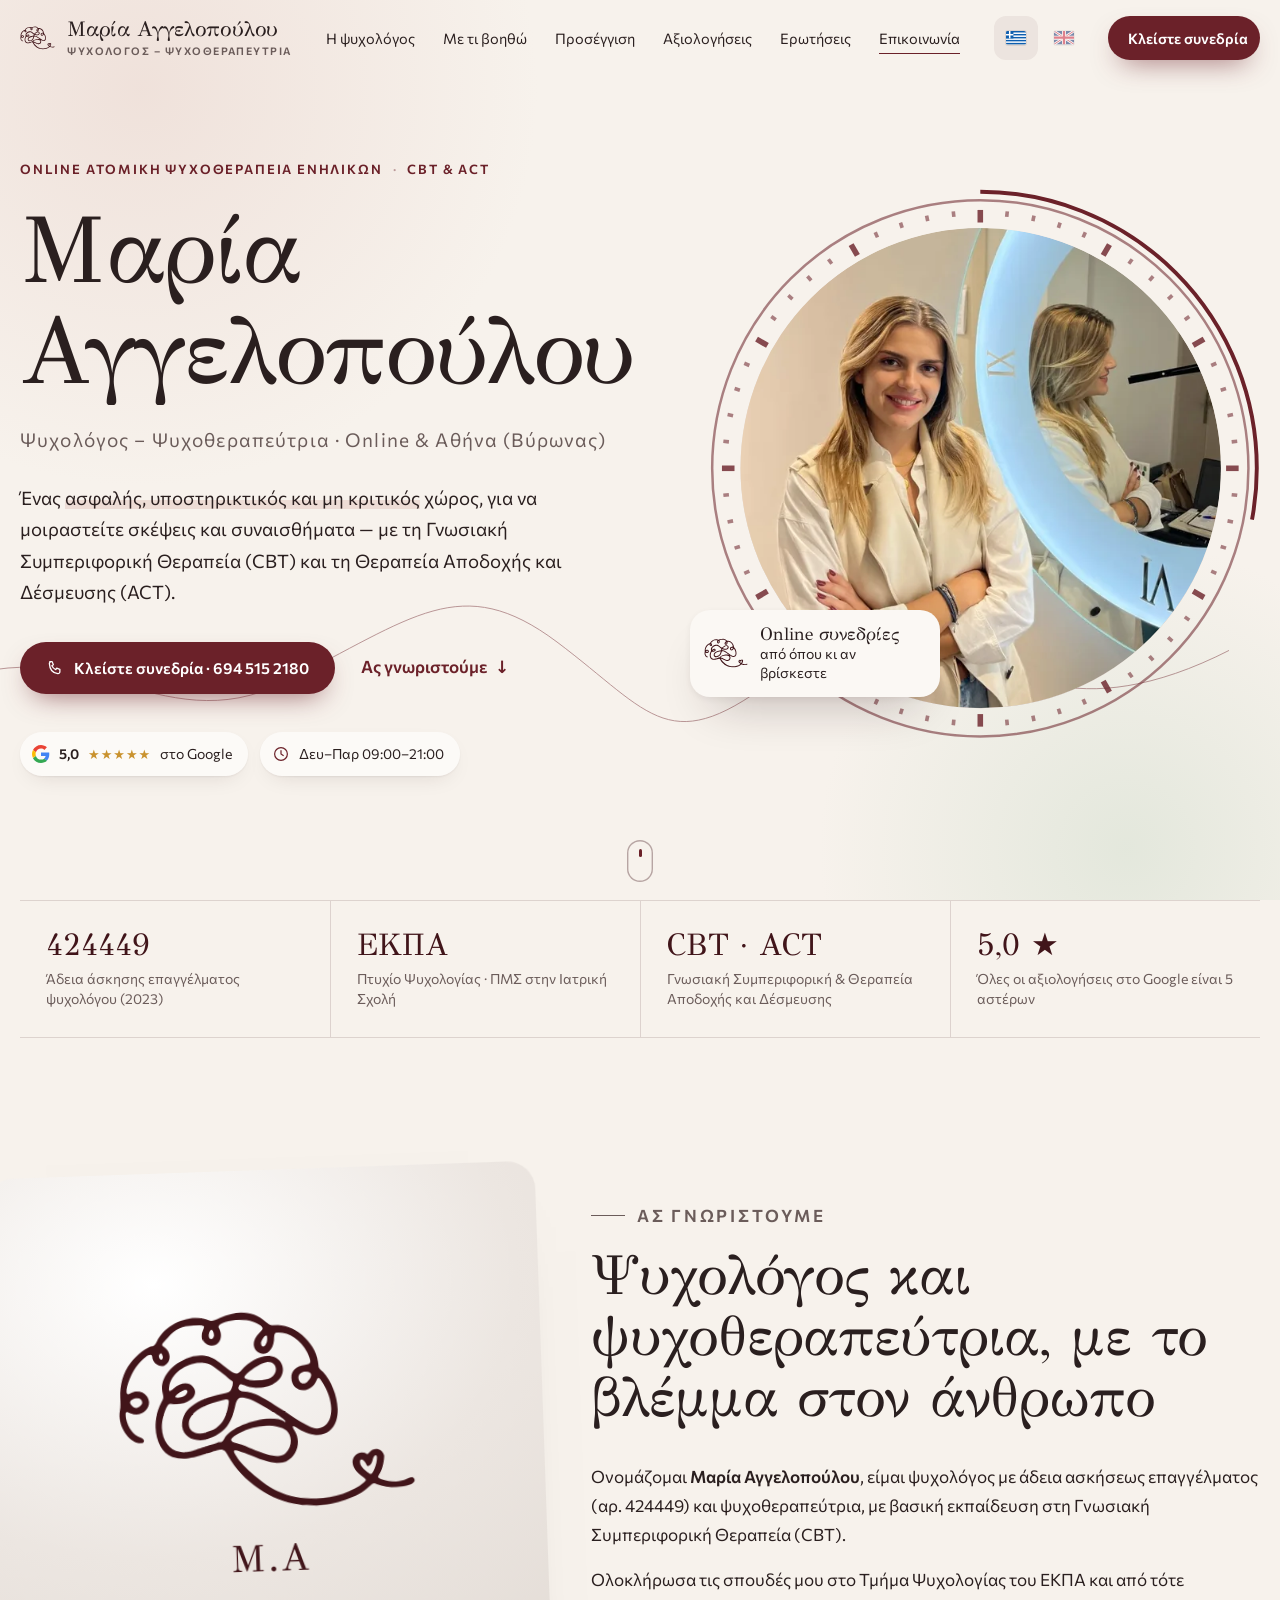
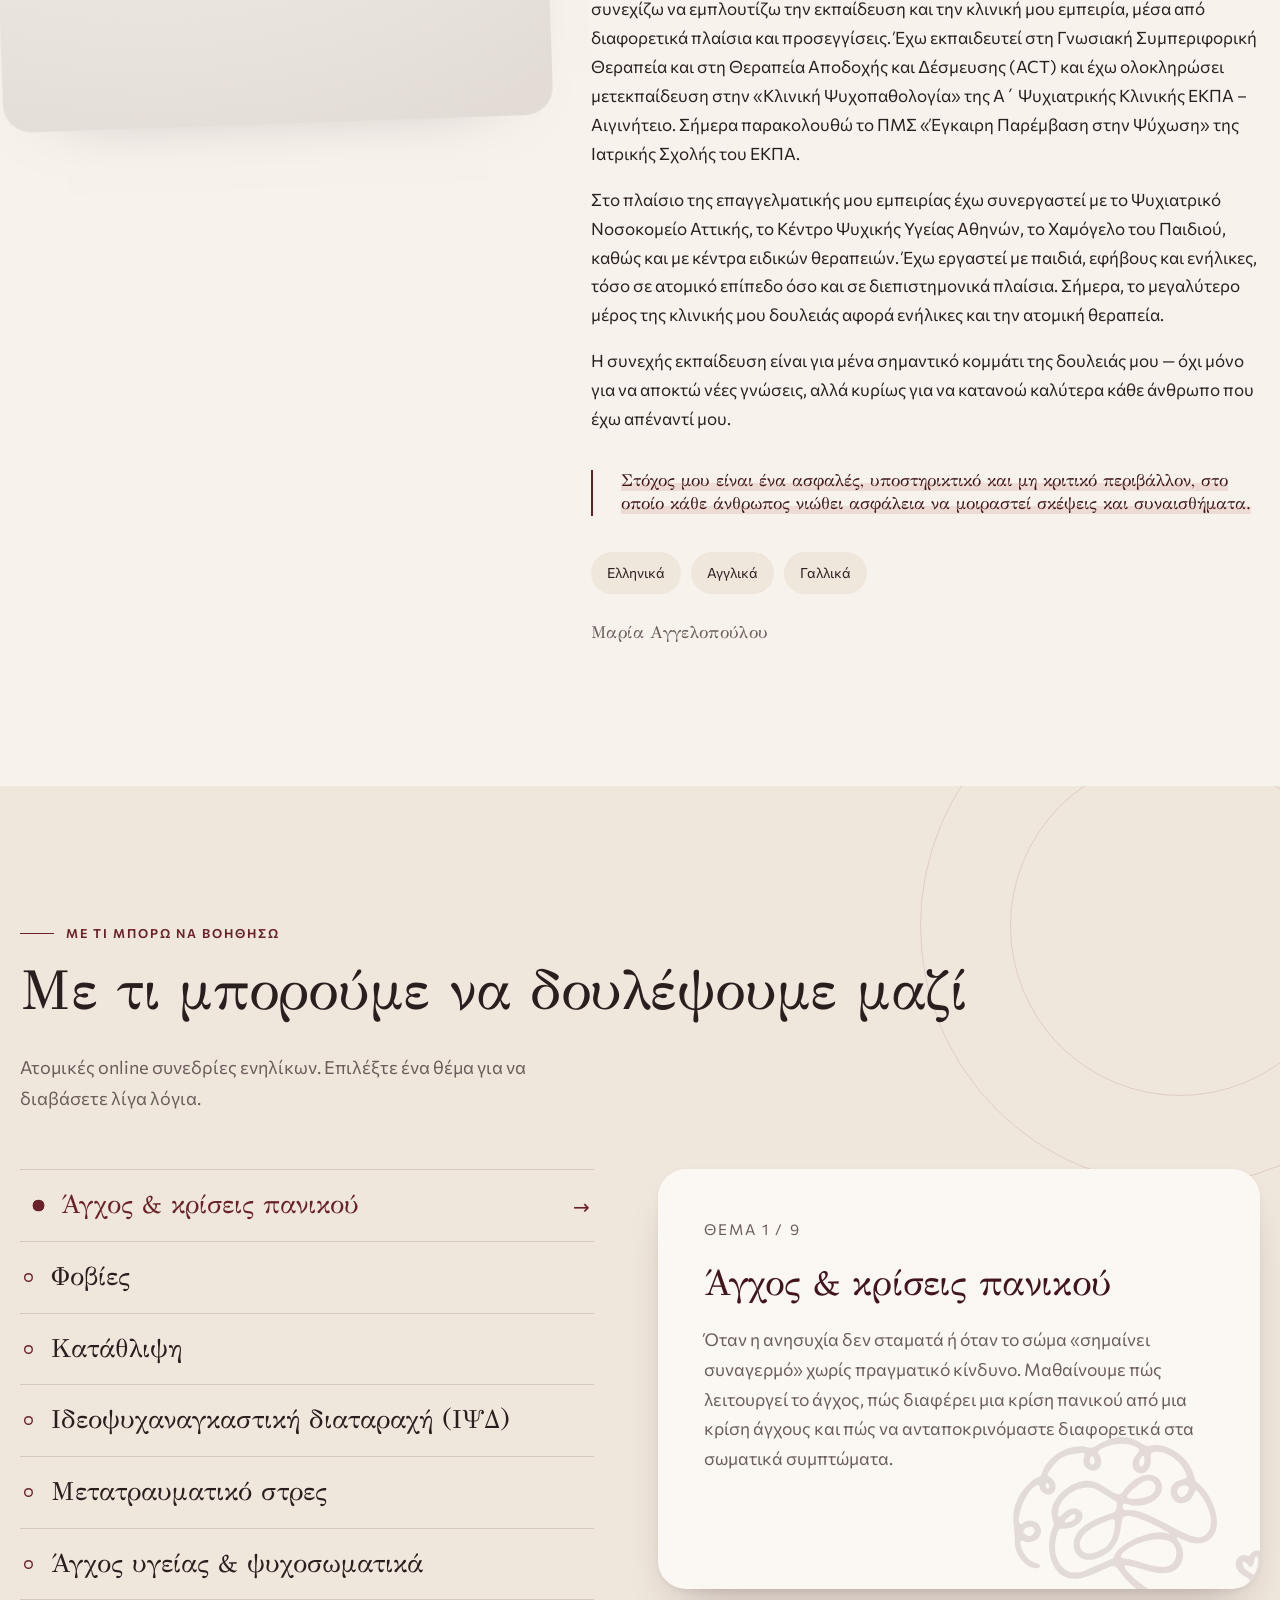
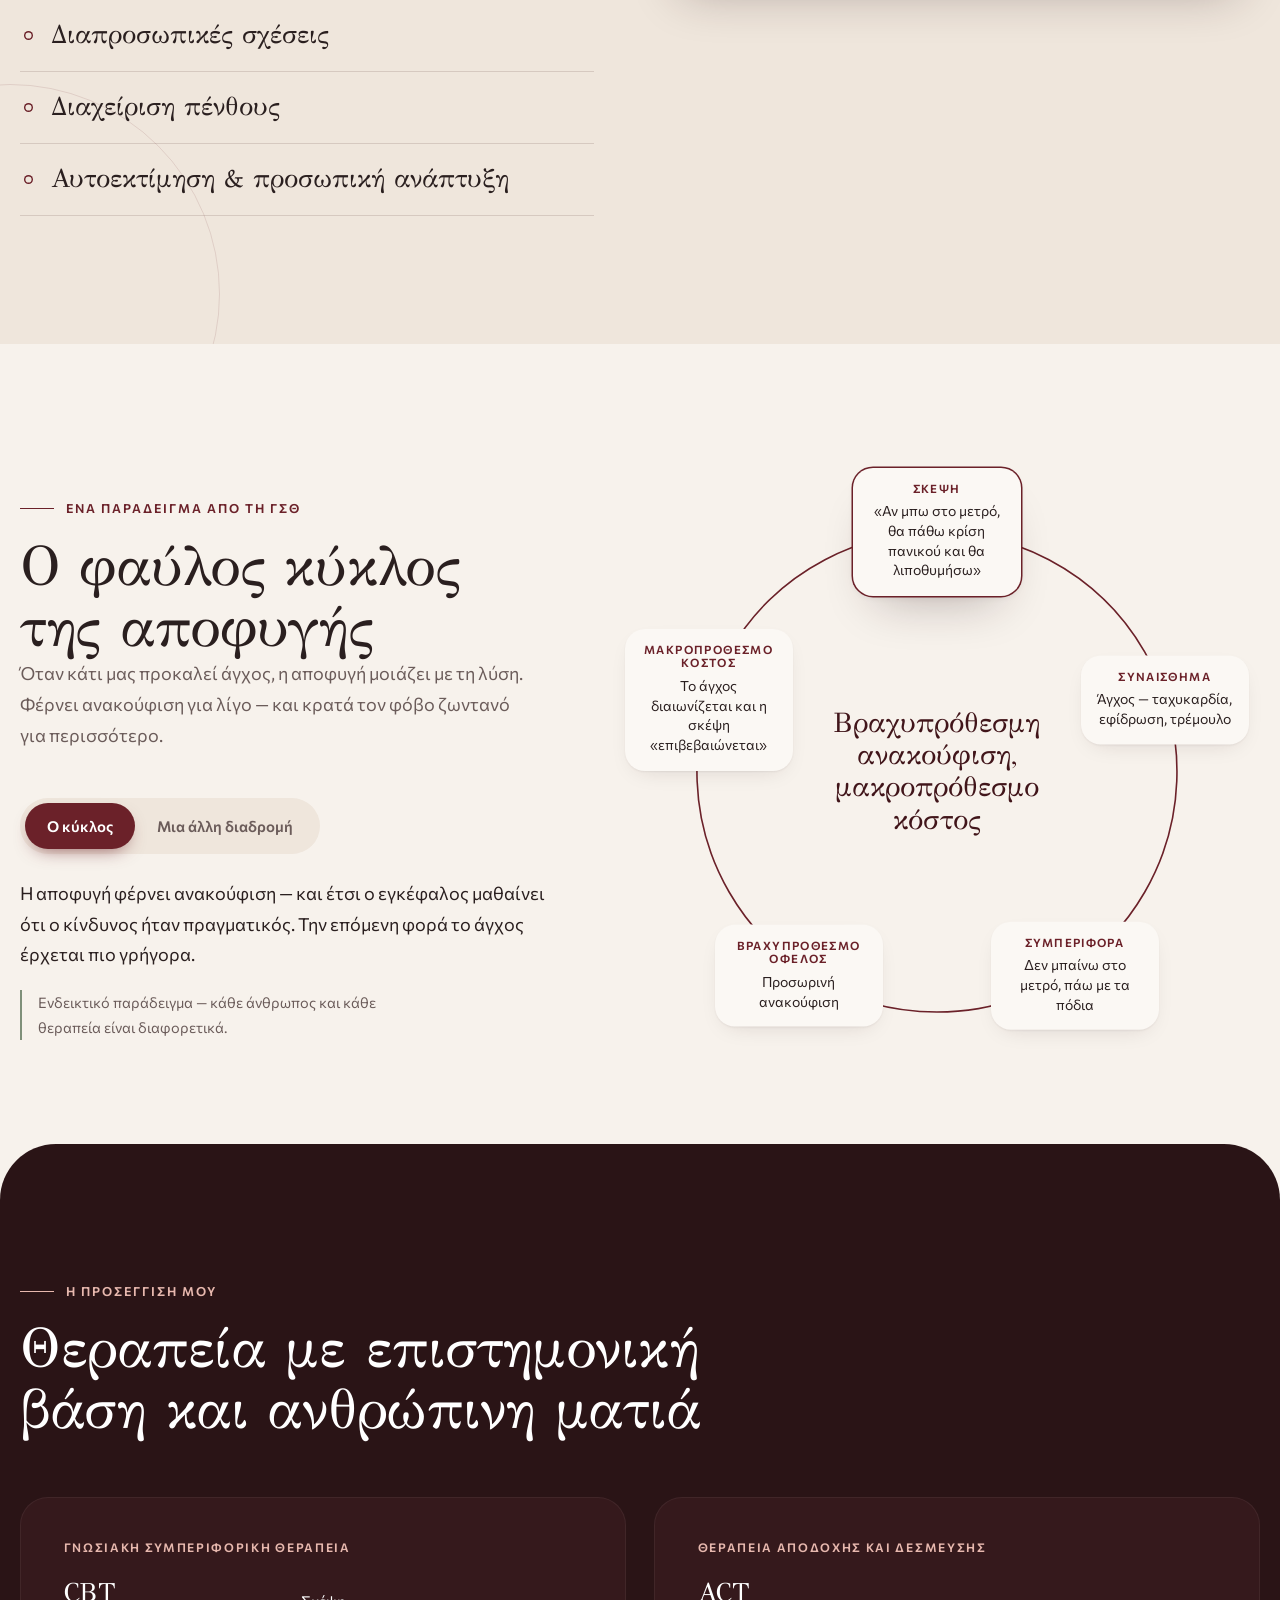
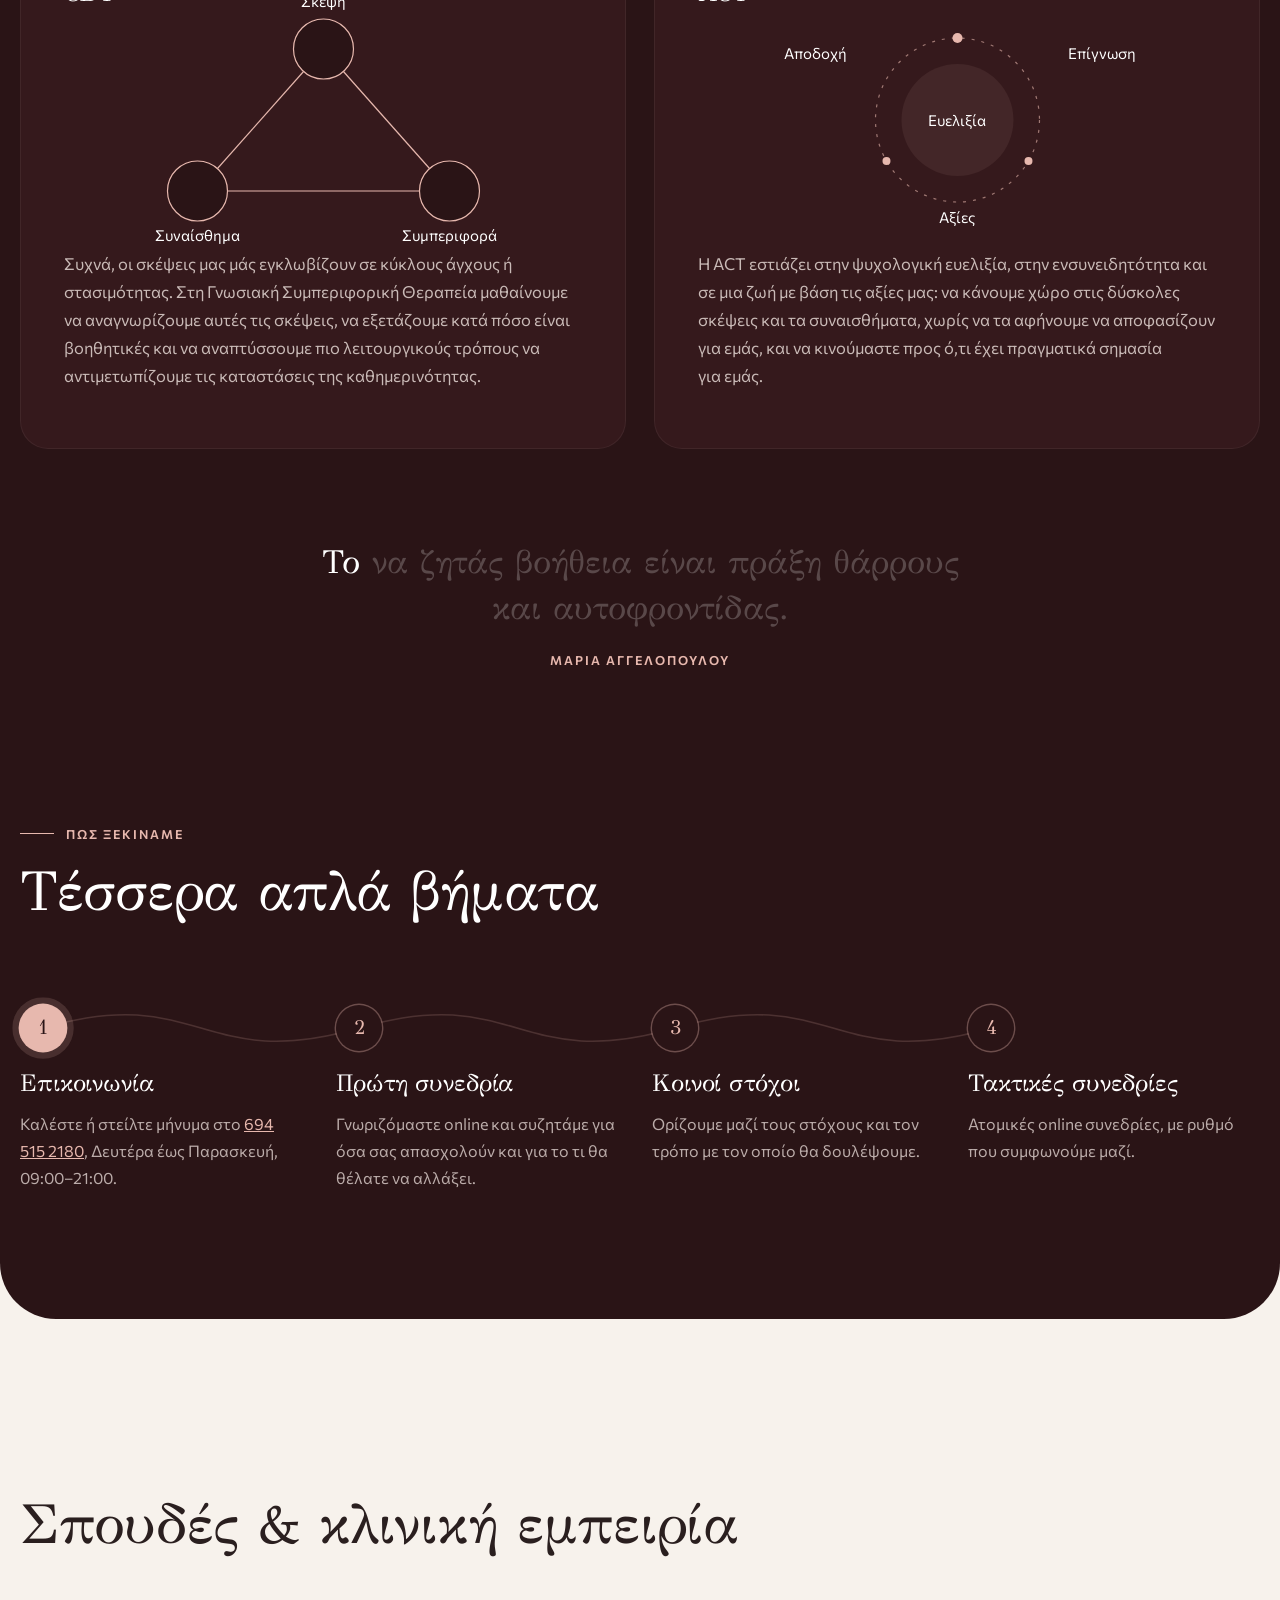
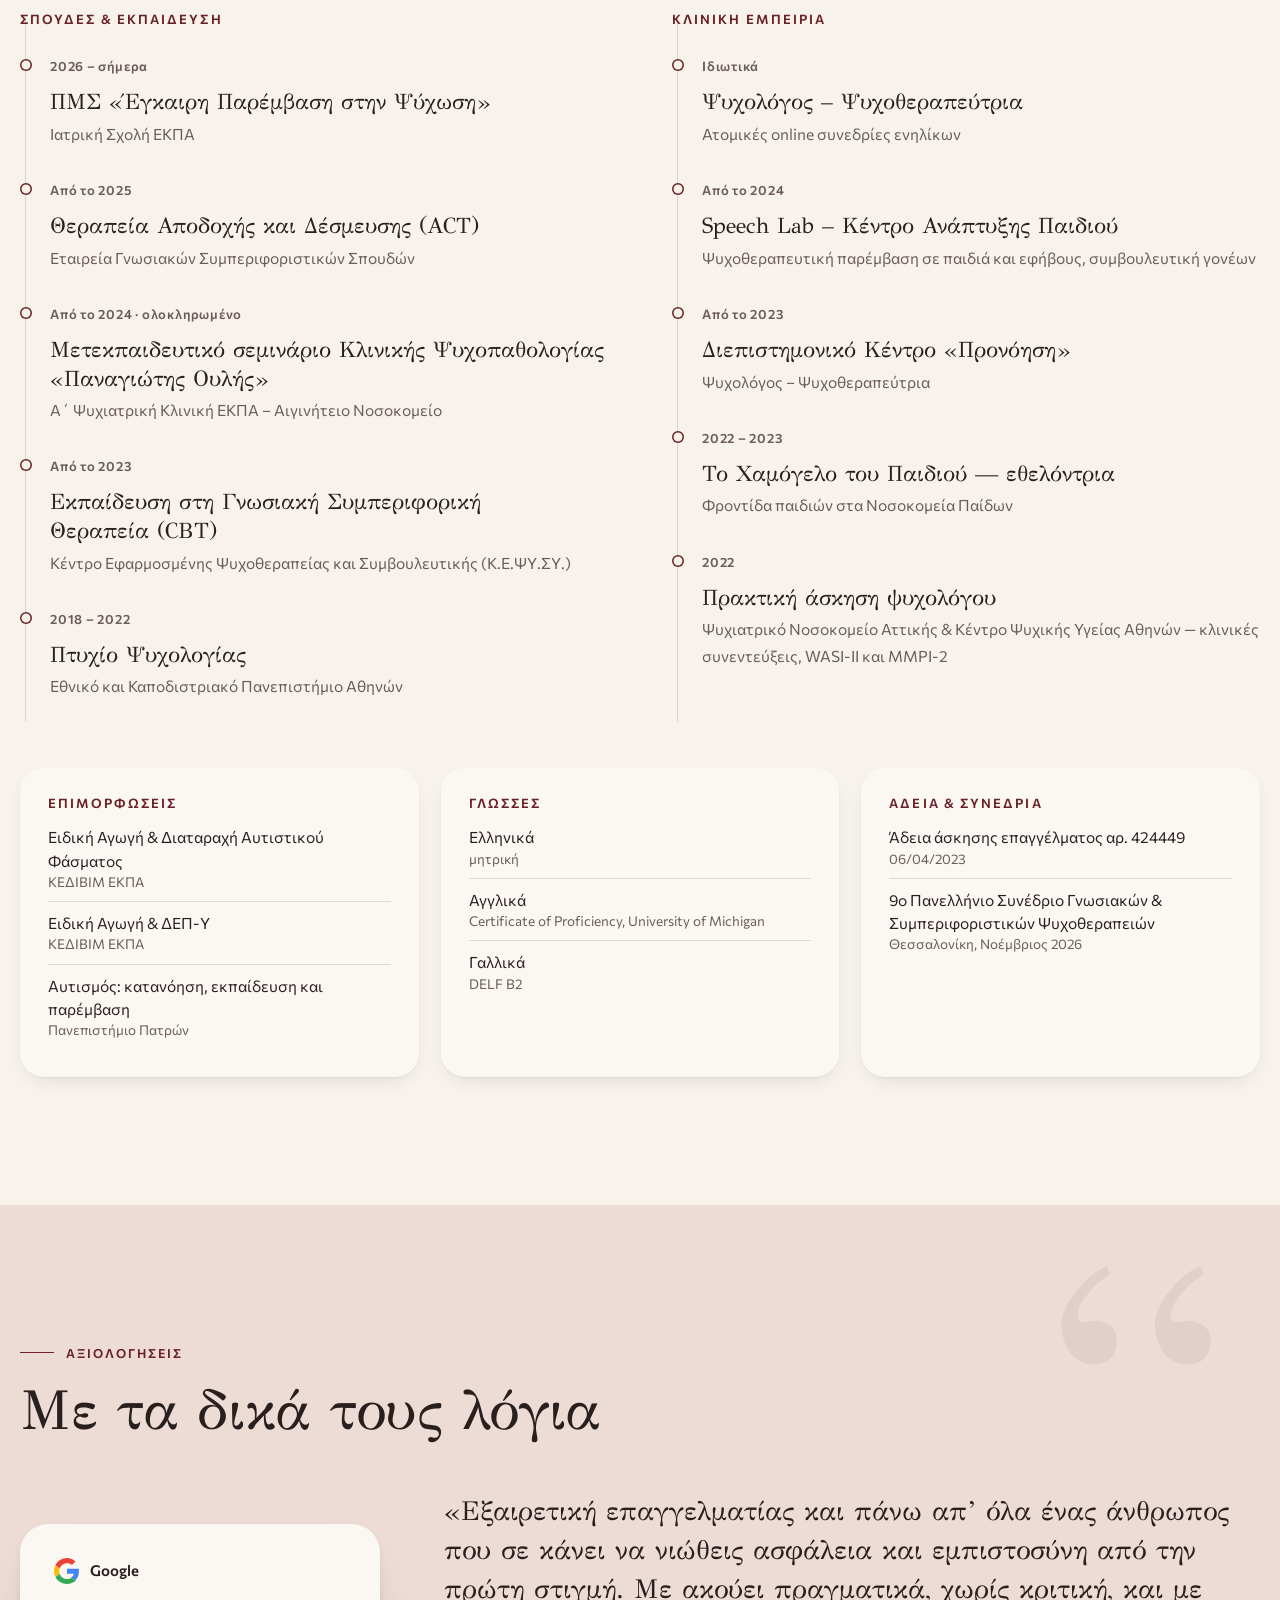
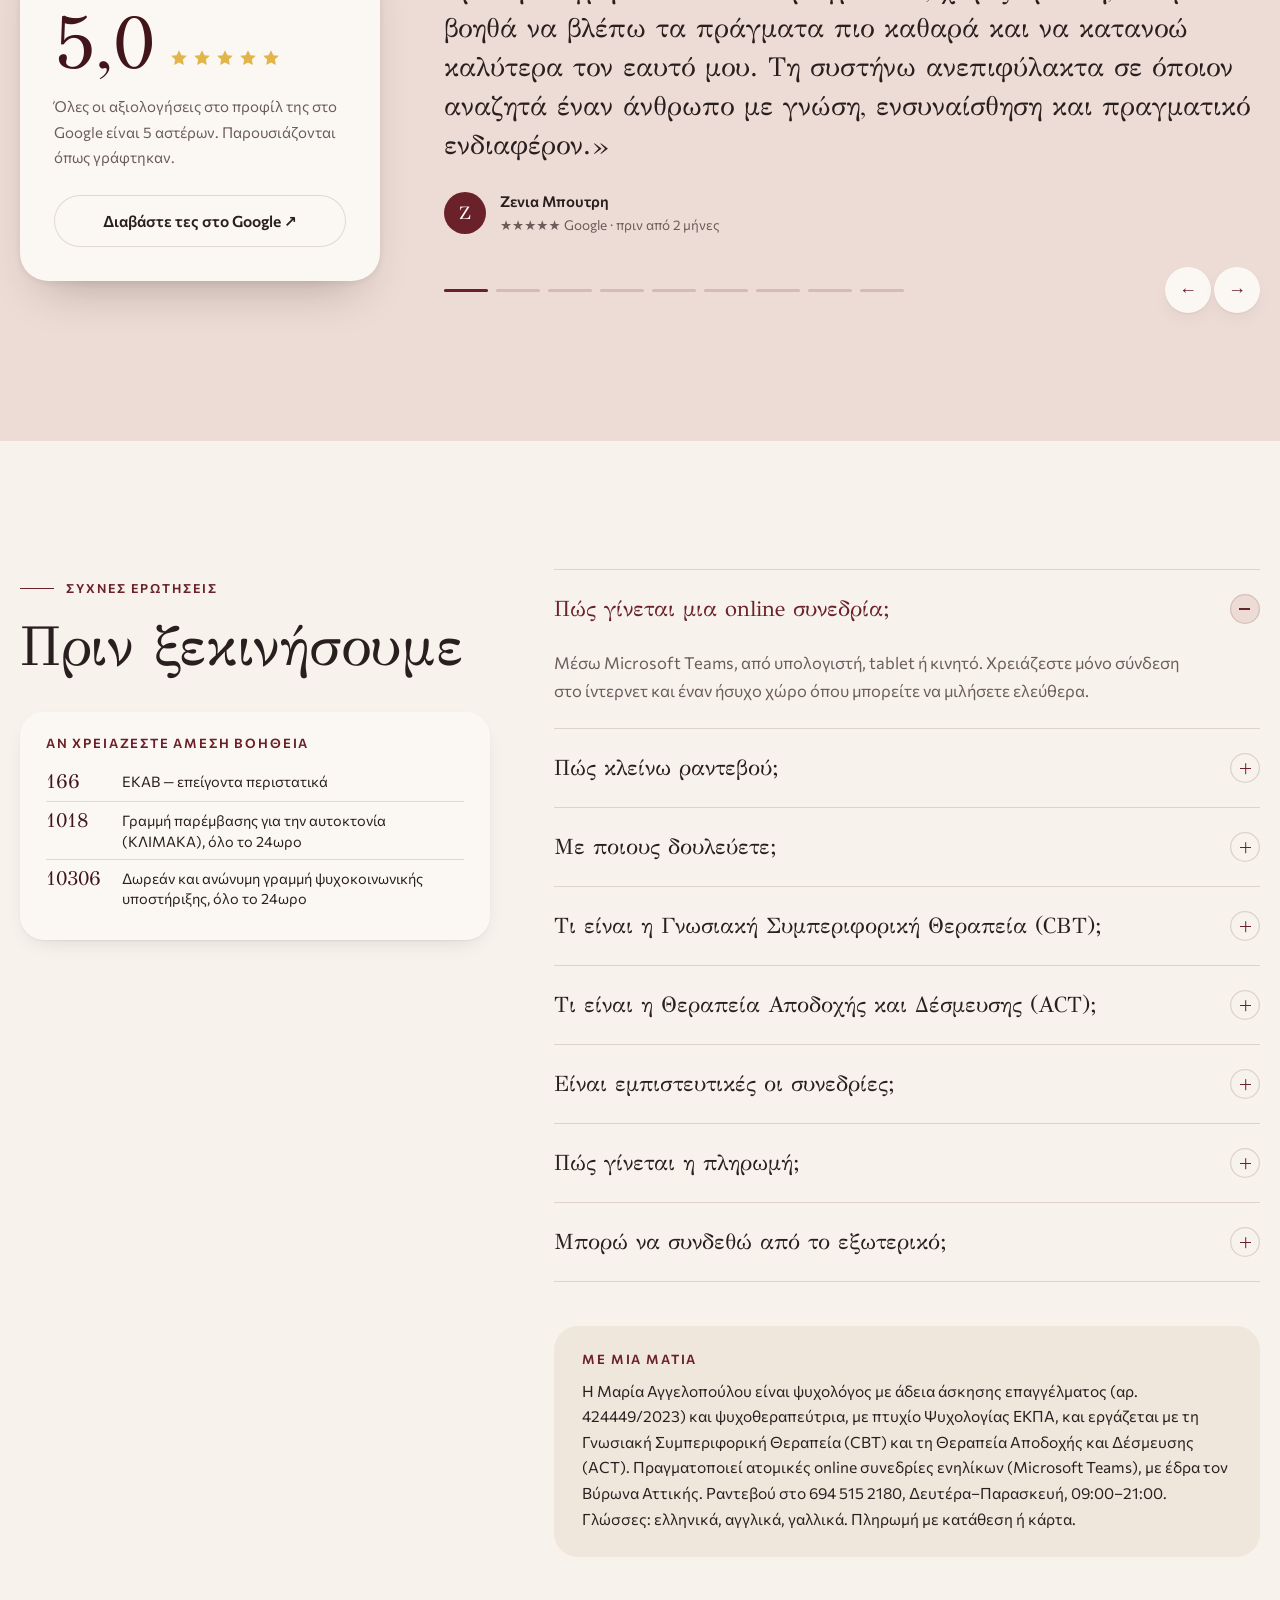
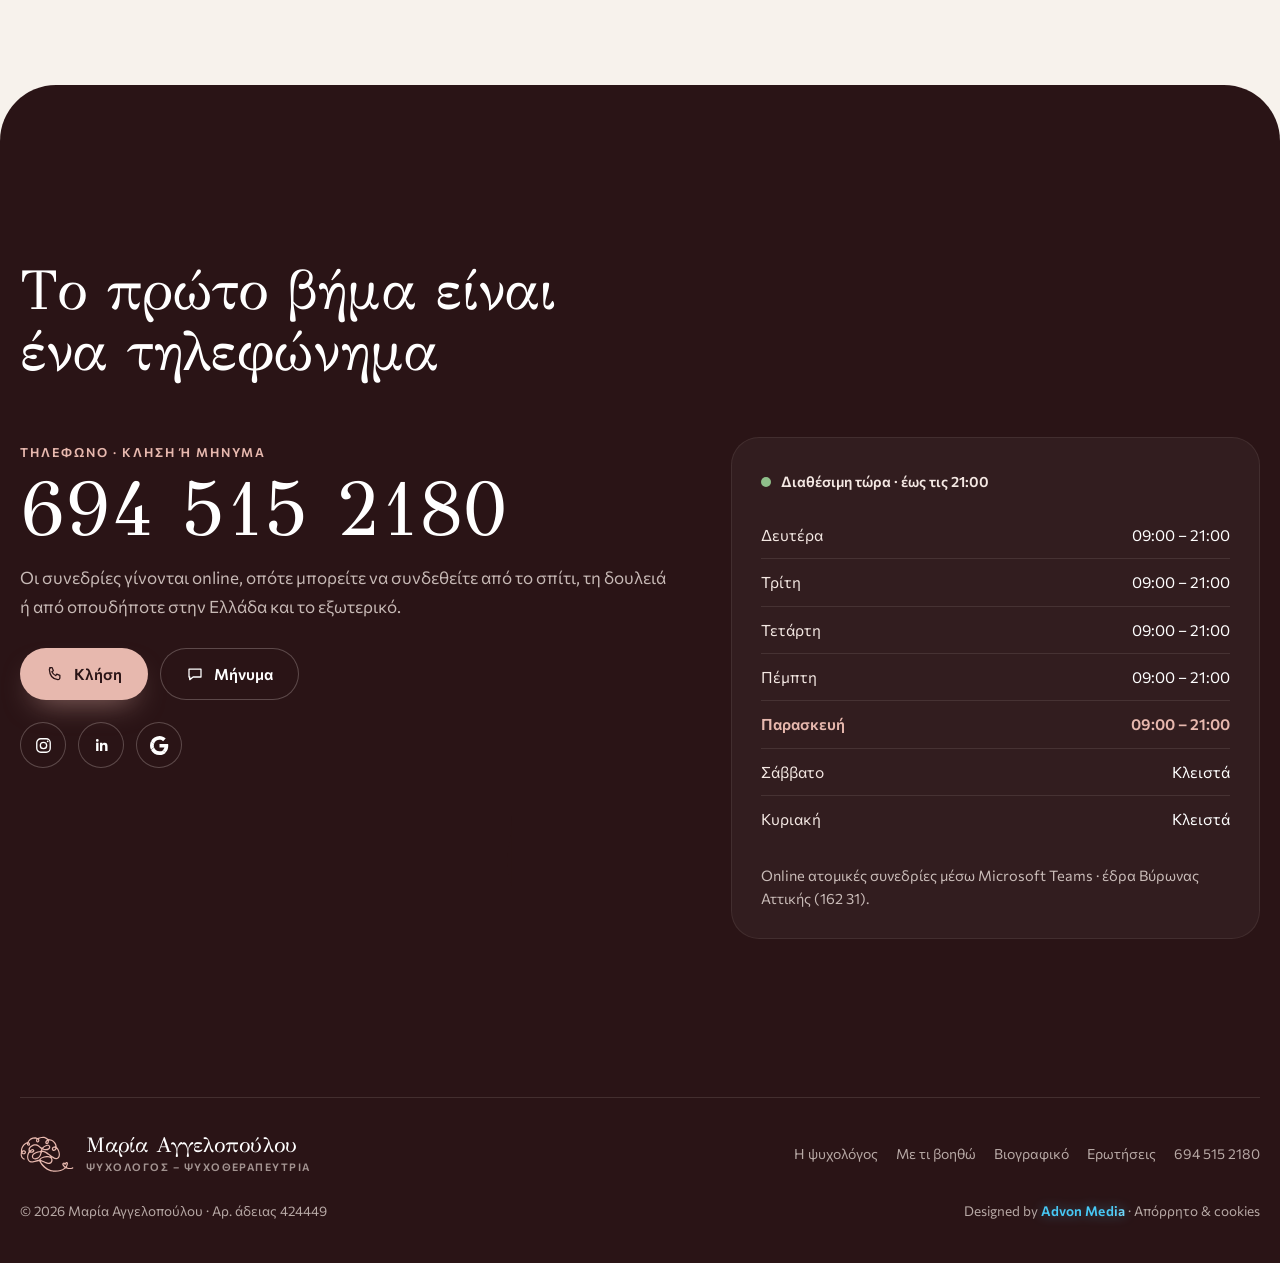
<file: index.html>
<!doctype html>
<html lang="el">
<head>
<meta charset="utf-8">
<meta name="robots" content="index,follow,max-image-preview:large">
<meta name="msvalidate.01" content="B111344056B4F7484DEA53457F44A3C3">
<!-- advon-en -->
<script>try{localStorage.setItem("ma-lang","el")}catch(e){}</script>
<!-- /advon-en -->
<script id="advon-draft-guard">/* Advon: drafts stay out of Google; the real domain is untouched */(function(h){if(/(^|\.)(drafts\.advonmedia\.com|github\.io|netlify\.app)$/.test(h)){var m=document.createElement("meta");m.name="robots";m.content="noindex,nofollow";document.head.appendChild(m)}})(location.hostname)</script>
<meta name="viewport" content="width=device-width,initial-scale=1,viewport-fit=cover">
<title>Μαρία Αγγελοπούλου | Ψυχολόγος – Ψυχοθεραπεύτρια Online, Αθήνα</title>
<!-- advon-icons · favicon.py · made from assets/img/maria-angelopoulou-logo-icon.svg · vb5c7ecb9 -->
<link rel="icon" href="favicon.ico?v=b5c7ecb9" sizes="32x32">
<link rel="icon" href="assets/icons/favicon.svg?v=b5c7ecb9" type="image/svg+xml">
<link rel="icon" href="assets/icons/favicon-96.png?v=b5c7ecb9" type="image/png" sizes="96x96">
<link rel="icon" href="assets/icons/favicon-48.png?v=b5c7ecb9" type="image/png" sizes="48x48">
<link rel="apple-touch-icon" href="assets/icons/apple-touch-icon.png?v=b5c7ecb9">
<link rel="manifest" href="site.webmanifest?v=b5c7ecb9">
<!-- /advon-icons -->
<meta name="description" content="Μαρία Αγγελοπούλου, ψυχολόγος – ψυχοθεραπεύτρια (CBT &amp; ACT). Online ατομική ψυχοθεραπεία ενηλίκων για άγχος, πανικό, κατάθλιψη, ΙΨΔ. Βύρωνας, Αθήνα · 694 515 2180.">
<meta name="theme-color" content="#F7F2EC">
<meta name="color-scheme" content="light only">
<meta property="og:type" content="website">
<meta property="og:locale" content="el_GR">
<meta property="og:locale:alternate" content="en_GB">
<meta property="og:title" content="Μαρία Αγγελοπούλου | Ψυχολόγος – Ψυχοθεραπεύτρια Online, Αθήνα">
<meta property="og:description" content="Μαρία Αγγελοπούλου, ψυχολόγος – ψυχοθεραπεύτρια (CBT &amp; ACT). Online ατομική ψυχοθεραπεία ενηλίκων για άγχος, πανικό, κατάθλιψη, ΙΨΔ. Βύρωνας, Αθήνα · 694 515 2180.">
<meta property="og:image" content="assets/img/og.jpg">
<meta property="og:image:width" content="1200"><meta property="og:image:height" content="630">
<meta property="og:image:alt" content="Μαρία Αγγελοπούλου, ψυχολόγος – ψυχοθεραπεύτρια">
<meta name="twitter:card" content="summary_large_image">
<link rel="preload" href="assets/fonts/gfs-didot-greek-400-normal.woff2" as="font" type="font/woff2" crossorigin>
<link rel="preload" href="assets/fonts/commissioner-greek-400-normal.woff2" as="font" type="font/woff2" crossorigin>
<style id="advon-fonts">@font-face{font-family:'GFS Didot';font-style:normal;font-display:swap;font-weight:400;src:url(assets/fonts/gfs-didot-greek-400-normal.woff2) format('woff2');unicode-range:U+0370-0377,U+037A-037F,U+0384-038A,U+038C,U+038E-03A1,U+03A3-03FF}
@font-face{font-family:'GFS Didot';font-style:normal;font-display:swap;font-weight:400;src:url(assets/fonts/gfs-didot-latin-400-normal.woff2) format('woff2');unicode-range:U+0000-00FF,U+0131,U+0152-0153,U+02BB-02BC,U+02C6,U+02DA,U+02DC,U+0304,U+0308,U+0329,U+2000-206F,U+20AC,U+2122,U+2191,U+2193,U+2212,U+2215,U+FEFF,U+FFFD}
@font-face{font-family:'Commissioner';font-style:normal;font-display:swap;font-weight:400;src:url(assets/fonts/commissioner-greek-400-normal.woff2) format('woff2');unicode-range:U+0370-0377,U+037A-037F,U+0384-038A,U+038C,U+038E-03A1,U+03A3-03FF}
@font-face{font-family:'Commissioner';font-style:normal;font-display:swap;font-weight:400;src:url(assets/fonts/commissioner-latin-400-normal.woff2) format('woff2');unicode-range:U+0000-00FF,U+0131,U+0152-0153,U+02BB-02BC,U+02C6,U+02DA,U+02DC,U+0304,U+0308,U+0329,U+2000-206F,U+20AC,U+2122,U+2191,U+2193,U+2212,U+2215,U+FEFF,U+FFFD}
@font-face{font-family:'Commissioner';font-style:normal;font-display:swap;font-weight:600;src:url(assets/fonts/commissioner-greek-600-normal.woff2) format('woff2');unicode-range:U+0370-0377,U+037A-037F,U+0384-038A,U+038C,U+038E-03A1,U+03A3-03FF}
@font-face{font-family:'Commissioner';font-style:normal;font-display:swap;font-weight:600;src:url(assets/fonts/commissioner-latin-600-normal.woff2) format('woff2');unicode-range:U+0000-00FF,U+0131,U+0152-0153,U+02BB-02BC,U+02C6,U+02DA,U+02DC,U+0304,U+0308,U+0329,U+2000-206F,U+20AC,U+2122,U+2191,U+2193,U+2212,U+2215,U+FEFF,U+FFFD}</style>
<script>document.documentElement.classList.add('js')</script>
<style>:root{
  --paper:#F7F2EC;--sand:#EFE6DC;--card:#FBF8F4;--blush:#EDDCD5;--sage:#DDE4D7;--sage-d:#7F907A;
  --ink:#2A1F1F;--muted:#6B5C5A;--line:rgba(65,21,26,.14);
  --acc:#6B2129;--mark:#41151A;--deep:#2A1416;--deep-2:#35191C;--on-deep:#F4E8E3;--rose:#E7B8AE;
  --sh-1:0 1px 2px rgba(42,20,22,.06),0 8px 24px -12px rgba(42,20,22,.18);
  --sh-2:0 2px 6px rgba(42,20,22,.06),0 26px 50px -24px rgba(42,20,22,.32);
  --sh-3:0 40px 90px -40px rgba(107,33,41,.45),0 10px 30px -18px rgba(42,20,22,.3);
  --serif:'GFS Didot',Didot,'Bodoni 72','Noto Serif',Georgia,serif;
  --sans:'Commissioner',system-ui,-apple-system,'Segoe UI',Roboto,Arial,sans-serif;
  --ease:cubic-bezier(.16,1,.3,1);--hd:76px;
  color-scheme:light only;
}
*{box-sizing:border-box}
html{scroll-behavior:smooth;scroll-padding-top:calc(var(--hd) + 12px);-webkit-text-size-adjust:100%}
html,body{overflow-x:clip}
body{margin:0;background:var(--paper);color:var(--ink);font:400 17px/1.7 var(--sans);-webkit-font-smoothing:antialiased;text-rendering:optimizeLegibility}
img,svg{display:block;max-width:100%}
a{color:inherit}
p{margin:0 0 1em;text-wrap:pretty}
h1,h2,h3{font-family:var(--serif);font-weight:400;line-height:1.08;margin:0;text-wrap:balance;letter-spacing:-.005em}
h2{font-size:clamp(34px,4.4vw,60px)}
h3{font-size:clamp(23px,2vw,28px);line-height:1.2}
::selection{background:var(--blush);color:var(--mark)}
:focus-visible{outline:2px solid var(--acc);outline-offset:3px;border-radius:6px}
.wrap{width:min(1240px,100% - 40px);margin-inline:auto}
.skip{position:absolute;left:-999px;top:8px;background:var(--ink);color:#fff;padding:8px 14px;border-radius:8px;z-index:200}
.skip:focus{left:8px}
.kick{display:inline-flex;align-items:center;gap:12px;font:600 12.5px/1 var(--sans);letter-spacing:.16em;text-transform:uppercase;color:var(--acc);margin-bottom:22px}
.kick::before{content:"";width:34px;height:1px;background:currentColor;transform-origin:left;transition:transform .7s var(--ease) .1s}
.js .kick.rv:not(.in)::before{transform:scaleX(0)}
.lead{font-size:clamp(18px,1.4vw,20px);color:var(--muted);max-width:60ch}
section{position:relative;isolation:isolate}
.sec{padding:clamp(80px,10vw,140px) 0}
.mk{color:var(--mark)}
/* buttons */
.btn{display:inline-flex;align-items:center;gap:10px;min-height:52px;padding:0 26px;border-radius:999px;font:600 15.5px/1 var(--sans);text-decoration:none;border:0;cursor:pointer;position:relative;overflow:hidden;transition:transform .25s var(--ease),box-shadow .3s}
.btn-p{background:var(--acc);color:#fff;box-shadow:0 12px 28px -12px rgba(107,33,41,.7)}
.btn-p::after{content:"";position:absolute;inset:0;background:linear-gradient(100deg,transparent 30%,rgba(255,255,255,.28) 50%,transparent 70%);transform:translateX(-120%);transition:transform .8s var(--ease)}
.btn-l{background:transparent;color:var(--ink);box-shadow:inset 0 0 0 1px var(--line)}
.btn svg{width:18px;height:18px;flex:none}
.btn:active{transform:scale(.97)}
@media (hover:hover){.btn-p:hover{transform:translateY(-2px);box-shadow:0 18px 34px -14px rgba(107,33,41,.75)}.btn-p:hover::after{transform:translateX(120%)}.btn-l:hover{box-shadow:inset 0 0 0 1px var(--acc);color:var(--acc)}}
.tlink{font-weight:600;color:var(--acc);text-decoration:none;display:inline-flex;gap:8px;align-items:center;min-height:44px}
.tlink span{transition:transform .3s var(--ease)}
@media (hover:hover){.tlink:hover span{transform:translateY(3px)}}

/* ===== header ===== */
.hd{position:fixed;inset:0 0 auto;height:var(--hd);z-index:60;transition:background .35s,box-shadow .35s,height .35s}
.hd::before{content:"";position:absolute;inset:0;background:rgba(247,242,236,.86);-webkit-backdrop-filter:saturate(1.3) blur(14px);backdrop-filter:saturate(1.3) blur(14px);opacity:0;transition:opacity .35s;z-index:-1}
.hd.solid::before{opacity:1}.hd.solid{box-shadow:0 1px 0 var(--line)}
.hd .wrap{height:100%;display:flex;align-items:center;gap:22px}
.brand{display:flex;align-items:center;gap:12px;text-decoration:none;color:var(--ink);margin-right:auto;min-height:44px}
.brand svg{width:54px;height:auto;color:var(--mark);transition:transform .9s var(--ease)}
.hd.solid .brand svg{transform:rotate(-6deg) scale(.94)}
.brand b{display:block;font:400 21px/1.05 var(--serif);letter-spacing:.005em;white-space:nowrap}
.brand small{display:block;font:600 10.5px/1.3 var(--sans);letter-spacing:.14em;text-transform:uppercase;color:var(--muted);margin-top:4px;white-space:nowrap}
.nav{display:flex;gap:4px}
.nav a{white-space:nowrap;font-size:14.5px;font-weight:500;text-decoration:none;padding:10px 12px;border-radius:999px;color:var(--ink);position:relative}
.nav a::after{content:"";position:absolute;left:12px;right:12px;bottom:6px;height:1px;background:var(--acc);transform:scaleX(0);transform-origin:left;transition:transform .35s var(--ease)}
@media (hover:hover){.nav a:hover::after{transform:scaleX(1)}}
.nav a.on::after{transform:scaleX(1)}
.langs{display:flex;gap:4px}
.lg{display:grid;place-items:center;width:44px;height:44px;border:0;background:transparent;border-radius:12px;cursor:pointer;opacity:.5;transition:opacity .25s,background .25s}
.lg.on{opacity:1;background:rgba(65,21,26,.06)}
.fl{display:block;width:20px;height:13.33px;overflow:hidden;line-height:0;border-radius:2px;box-shadow:0 0 0 1px rgba(0,0,0,.08)}
.fl svg{display:block;width:100%;height:100%}
.hd-cta{min-height:44px;padding:0 20px;font-size:14.5px;white-space:nowrap}
.burger{flex:none;display:none;width:46px;height:46px;border:0;border-radius:14px;background:rgba(65,21,26,.07);cursor:pointer;position:relative}
.burger i{position:absolute;left:13px;right:13px;height:1.6px;background:var(--ink);border-radius:2px;transition:transform .35s var(--ease),opacity .2s}
.burger i:nth-child(1){top:17px}.burger i:nth-child(2){top:22.5px}.burger i:nth-child(3){top:28px}
.menu-open .burger i:nth-child(1){transform:translateY(5.5px) rotate(45deg)}
.menu-open .burger i:nth-child(2){opacity:0}
.menu-open .burger i:nth-child(3){transform:translateY(-5.5px) rotate(-45deg)}
.mnav{position:fixed;inset:0;z-index:55;background:var(--paper);padding:calc(var(--hd) + 24px) 28px 40px;display:flex;flex-direction:column;gap:2px;visibility:hidden;opacity:0;transform:translateY(-12px);transition:opacity .35s var(--ease),transform .45s var(--ease),visibility 0s .45s;overflow-y:auto}
.menu-open .mnav{visibility:visible;opacity:1;transform:none;transition-delay:0s}
.mnav a{font:400 30px/1.25 var(--serif);text-decoration:none;color:var(--ink);padding:10px 0;border-bottom:1px solid var(--line)}
.mnav .btn{margin-top:26px;justify-content:center;font-size:17px}
.mnav-x{position:absolute;top:16px;right:20px;width:46px;height:46px;border-radius:14px;border:0;background:rgba(65,21,26,.07);cursor:pointer;display:grid;place-items:center;font-size:26px;line-height:1;color:var(--ink)}
@media (max-width:1240px){.nav,.hd-cta{display:none}.burger{display:block}}
@media (max-width:520px){:root{--hd:66px}.brand svg{width:44px}.brand b{font-size:18px}.brand small{font-size:9.5px;letter-spacing:.1em}.langs .lg{width:40px}}
@media (max-width:370px){.brand small{display:none}}

/* ===== hero ===== */
.hero{min-height:100svh;padding:calc(var(--hd) + 30px) 0 70px;display:flex;align-items:center;overflow:clip}
.hero .wrap{display:grid;grid-template-columns:1.05fr .95fr;gap:clamp(30px,5vw,80px);align-items:center}
.h-bg{position:absolute;inset:0;z-index:-1;pointer-events:none;overflow:hidden}
.wash{position:absolute;border-radius:50%;opacity:.75}
.wash.a{width:62vw;height:62vw;left:-20vw;top:-24vw;background:radial-gradient(closest-side,var(--blush),transparent);animation:drift 28s ease-in-out infinite alternate}
.wash.b{width:48vw;height:48vw;right:-12vw;bottom:-20vw;background:radial-gradient(closest-side,var(--sage),transparent);animation:drift 32s ease-in-out infinite alternate-reverse}
@keyframes drift{to{transform:translate3d(4vw,3vw,0) scale(1.08)}}
.h-line{position:absolute;left:-4%;right:-4%;top:58%;width:108%;height:auto;opacity:.5}
.h-line path{fill:none;stroke:var(--acc);stroke-width:1.1;stroke-dasharray:1;stroke-dashoffset:1;animation:draw 3.2s var(--ease) .5s forwards}
@keyframes draw{to{stroke-dashoffset:0}}
.eyebrow{font:600 13px/1.4 var(--sans);letter-spacing:.14em;text-transform:uppercase;color:var(--acc);display:flex;gap:10px;flex-wrap:wrap;margin-bottom:26px}
.eyebrow i{font-style:normal;opacity:.4}
@media (max-width:560px){.eyebrow{display:block}.eyebrow i{display:none}.eyebrow span{display:block}}
.hero h1{font-size:clamp(52px,7.4vw,108px);line-height:.98;letter-spacing:-.015em}
.hero h1 .w{display:inline-block;overflow:clip;padding-bottom:.08em;vertical-align:top}
.hero h1 .w>span{display:inline-block;transform:translateY(105%);transition:transform 1s var(--ease)}
.hero h1 .role{display:block;font:500 clamp(16px,1.5vw,19px)/1.4 var(--sans);letter-spacing:.06em;color:var(--muted);margin-top:22px}
.hero.go h1 .w>span{transform:none}
.hero h1 .w:nth-child(2)>span{transition-delay:.09s}
.no-js .hero h1 .w>span,html:not(.js) .hero h1 .w>span{transform:none}
.h-lead{font-size:clamp(18px,1.45vw,21px);color:var(--ink);opacity:.86;max-width:34em;margin:28px 0 34px}
.h-lead em{font-style:normal;background:linear-gradient(transparent 62%,var(--blush) 62%) no-repeat 0 0/0% 100%;transition:background-size 1.2s var(--ease) .9s}
.hero.go .h-lead em{background-size:100% 100%}
.h-cta{display:flex;align-items:center;gap:18px 26px;flex-wrap:wrap}
.h-meta{display:flex;gap:12px;flex-wrap:wrap;margin-top:38px}
.chip{display:inline-flex;align-items:center;gap:9px;min-height:44px;padding:8px 16px 8px 12px;border-radius:999px;background:rgba(255,255,255,.62);box-shadow:var(--sh-1);font-size:14px;font-weight:500;text-decoration:none;color:var(--ink)}
.chip .st{color:#C9922E;letter-spacing:1px;font-size:13px}
.chip svg{width:18px;height:18px}
.chip b{font-weight:600}
.js .hero .h-in{opacity:0;transform:translateY(16px);transition:opacity .8s var(--ease),transform .8s var(--ease)}
.hero.go .h-in{opacity:1;transform:none}
.hero.go .h-in.d1{transition-delay:.35s}.hero.go .h-in.d2{transition-delay:.5s}.hero.go .h-in.d3{transition-delay:.65s}.hero.go .h-in.d4{transition-delay:.8s}
/* portrait in the clock-mirror */
.mirror{position:relative;justify-self:center;width:min(100%,560px);aspect-ratio:1}
.mirror .ph{position:absolute;inset:7%;border-radius:50%;overflow:hidden;box-shadow:var(--sh-3);background:var(--sand)}
.mirror .ph img{width:100%;height:100%;object-fit:cover;object-position:34% 38%;transform:scale(1.16);transition:transform 1.8s var(--ease)}
.hero.go .mirror .ph img{transform:scale(1.06);animation:kb 22s ease-in-out 1.8s infinite alternate}
@keyframes kb{to{transform:scale(1.12) translate(1.2%,-1%)}}
.js .mirror .ph{clip-path:circle(0% at 50% 50%);transition:clip-path 1.5s var(--ease) .15s}
.hero.go .mirror .ph{clip-path:circle(50% at 50% 50%)}
.dial{position:absolute;inset:0;width:100%;height:100%;overflow:visible}
.dial .rg{fill:none;stroke:var(--acc);stroke-width:.9;opacity:.55}
.dial .tk{stroke:var(--acc);stroke-width:1.3;opacity:.55}
.dial .tk.big{stroke-width:2;opacity:.8}
.dial-r{transform-origin:50% 50%;animation:spin 120s linear infinite}
@keyframes spin{to{transform:rotate(360deg)}}
.dial .rg2{fill:none;stroke:var(--acc);stroke-width:1.4;stroke-dasharray:1;stroke-dashoffset:1;transition:stroke-dashoffset 2.4s var(--ease) .6s}
.hero.go .dial .rg2{stroke-dashoffset:.72}
.badge{position:absolute;left:-2%;bottom:9%;background:var(--card);border-radius:20px;padding:14px 18px 14px 14px;box-shadow:var(--sh-2);display:flex;gap:12px;align-items:center;font-size:14px;line-height:1.35;max-width:250px;animation:bob 6s ease-in-out infinite}
.badge svg{width:44px;height:30px;color:var(--mark);flex:none}
.badge b{display:block;font:400 18px/1.2 var(--serif)}
@keyframes bob{50%{transform:translateY(-8px)}}
.hero-cue{position:absolute;left:50%;bottom:18px;transform:translateX(-50%);width:26px;height:42px;border-radius:14px;box-shadow:inset 0 0 0 1.4px rgba(65,21,26,.35);transition:opacity .4s}
.hero-cue::after{content:"";position:absolute;left:50%;top:9px;width:3px;height:8px;margin-left:-1.5px;border-radius:2px;background:var(--acc);animation:cue 1.8s ease-in-out infinite}
@keyframes cue{60%{transform:translateY(12px);opacity:0}100%{opacity:0}}
.scrolled .hero-cue{opacity:0}
@media (max-width:960px){
  .hero{padding-top:calc(var(--hd) + 18px);min-height:auto}
  .hero .wrap{grid-template-columns:1fr;gap:34px}
  .mirror{order:-1;width:min(84vw,420px)}
  .badge{left:auto;right:-2%;bottom:2%;max-width:210px;padding:10px 14px 10px 10px;font-size:13px}
  .badge svg{width:34px}
  .hero-cue{display:none}
  .h-line{top:70%}
}

/* ===== proof strip ===== */
.proof{padding:0 0 30px}
.proof ul{list-style:none;margin:0;padding:0;display:grid;grid-template-columns:repeat(4,1fr);gap:0;border-top:1px solid var(--line);border-bottom:1px solid var(--line);perspective:900px}
.proof li{padding:28px 26px;display:flex;flex-direction:column;gap:6px;border-left:1px solid var(--line);transform-origin:50% 100%}
.proof li:first-child{border-left:0}
.proof b{font:400 clamp(26px,2.4vw,34px)/1.1 var(--serif);color:var(--mark)}
.proof span{font-size:14px;color:var(--muted);line-height:1.45}
.js .proof li{opacity:0;transform:rotateX(-70deg);transition:opacity .6s var(--ease),transform .9s var(--ease)}
.proof.in li{opacity:1;transform:none}
.proof.in li:nth-child(2){transition-delay:.08s}.proof.in li:nth-child(3){transition-delay:.16s}.proof.in li:nth-child(4){transition-delay:.24s}
@media (max-width:860px){.proof ul{grid-template-columns:1fr 1fr}.proof li:nth-child(3){border-left:0}.proof li:nth-child(n+3){border-top:1px solid var(--line)}}
@media (max-width:420px){.proof li{padding:20px 14px}}

/* ===== about ===== */
.about .wrap{display:grid;grid-template-columns:.85fr 1.15fr;gap:clamp(36px,6vw,100px);align-items:start}
.logo-card{text-decoration:none;position:sticky;top:calc(var(--hd) + 40px);aspect-ratio:1;background:var(--card);border-radius:6px;box-shadow:0 30px 70px -36px rgba(42,20,22,.5),0 2px 0 rgba(255,255,255,.7) inset;display:grid;place-items:center;align-content:center;gap:clamp(18px,2.4vw,30px);padding:12%;transform:rotate(-2deg);transition:transform 1.2s var(--ease)}
.logo-card::before{content:"";position:absolute;inset:-26px -30px -34px -26px;z-index:-1;border-radius:28px;background:radial-gradient(120% 90% at 30% 20%,#fff 0,#ECE6E1 55%,#E3DCD6 100%)}
.logo-card svg{width:100%;height:auto;color:var(--mark)}
.logo-card .ma{font:400 clamp(30px,3vw,42px)/1 var(--serif);color:var(--mark);letter-spacing:.06em}
.logo-card .lc-m{-webkit-mask:linear-gradient(90deg,#000 45%,transparent 55%) 100% 0/220% 100% no-repeat;mask:linear-gradient(90deg,#000 45%,transparent 55%) 100% 0/220% 100% no-repeat;transition:-webkit-mask-position 2.2s var(--ease),mask-position 2.2s var(--ease)}
.logo-card.in .lc-m{-webkit-mask-position:0 0;mask-position:0 0}
.js .logo-card .ma{opacity:0;transform:translateY(10px);transition:opacity .8s var(--ease) 1.4s,transform .8s var(--ease) 1.4s}
.logo-card.in .ma{opacity:1;transform:none}
.js .logo-card:not(.in){transform:rotate(-8deg) translateY(30px) scale(.94)}
.about h2{margin-bottom:34px}
.about .txt p{font-size:clamp(17px,1.25vw,19px);color:var(--muted);transition:color .6s}
.about .txt p.lit{color:var(--ink)}
.about .txt p strong{font-weight:600;color:var(--ink)}
.about .goal{font:400 clamp(24px,2.2vw,31px)/1.35 var(--serif);color:var(--mark)!important;margin:36px 0;padding-left:28px;border-left:2px solid var(--acc)}
.about .goal span{background:linear-gradient(transparent 64%,var(--blush) 64%) no-repeat 0 0/0% 100%;transition:background-size 1.4s var(--ease) .2s}
.about .goal.lit span{background-size:100% 100%}
.langs-row{display:flex;flex-wrap:wrap;gap:10px;margin-top:28px}
.langs-row span{font-size:14px;font-weight:500;padding:9px 16px;border-radius:999px;background:var(--sand)}
.sign{font:400 30px/1 var(--serif);color:var(--acc);margin-top:30px;letter-spacing:.02em}
@media (max-width:900px){.about .wrap{grid-template-columns:1fr}.logo-card{position:relative;top:0;width:min(78vw,360px);justify-self:center}}

/* ===== areas ===== */
.areas{background:var(--sand)}
.areas .amb{position:absolute;inset:0;z-index:-1;overflow:hidden;pointer-events:none}
.areas .amb i{position:absolute;border:1px solid rgba(107,33,41,.12);border-radius:50%;animation:pulse 14s ease-in-out infinite}
@keyframes pulse{50%{transform:scale(1.12);opacity:.5}}
.a-head{display:flex;justify-content:space-between;gap:30px;align-items:end;margin-bottom:56px;flex-wrap:wrap}
.a-head .lead{margin:0;max-width:44ch}
.a-grid{display:grid;grid-template-columns:1fr 1.05fr;gap:clamp(30px,5vw,80px);align-items:start}
.a-list{list-style:none;margin:0;padding:0;border-top:1px solid var(--line)}
.a-list li{border-bottom:1px solid var(--line)}
.a-btn{width:100%;display:flex;align-items:center;gap:18px;padding:20px 4px;background:none;border:0;cursor:pointer;text-align:left;font:400 clamp(22px,2vw,28px)/1.2 var(--serif);color:var(--ink);transition:color .3s,padding .4s var(--ease)}
.a-btn .dot{width:9px;height:9px;border-radius:50%;box-shadow:inset 0 0 0 1.4px var(--acc);flex:none;transition:background .3s,transform .4s var(--ease)}
.a-btn .ar{margin-left:auto;font:400 20px/1 var(--sans);color:var(--acc);opacity:0;transform:translateX(-8px);transition:opacity .3s,transform .4s var(--ease)}
.a-btn[aria-selected="true"]{color:var(--acc);padding-left:14px}
.a-btn[aria-selected="true"] .dot{background:var(--acc);transform:scale(1.3)}
.a-btn[aria-selected="true"] .ar{opacity:1;transform:none}
@media (hover:hover){.a-btn:hover{color:var(--acc)}}
.a-panel{position:sticky;top:calc(var(--hd) + 40px);background:var(--card);border-radius:28px;padding:clamp(30px,3.6vw,54px);box-shadow:var(--sh-2);min-height:420px;overflow:hidden}
.a-panel .num{font:400 15px/1 var(--sans);letter-spacing:.14em;color:var(--muted);text-transform:uppercase}
.a-panel h3{font-size:clamp(30px,2.8vw,40px);margin:18px 0 20px;color:var(--mark)}
.a-panel p{color:var(--muted);font-size:17.5px}
.a-panel .pl{position:absolute;right:-30px;bottom:-30px;width:280px;opacity:.12;color:var(--mark);transform:rotate(-8deg)}
.a-panel .in-w{transition:opacity .35s,transform .45s var(--ease)}
.a-panel.sw .in-w{opacity:0;transform:translateY(12px)}
.a-acc{display:none}
@media (max-width:900px){
  .a-grid{grid-template-columns:1fr}.a-panel{display:none}
  .a-btn .ar{opacity:1;transform:none;transition:transform .4s var(--ease)}
  .a-btn[aria-expanded="true"] .ar{transform:rotate(90deg)}
  .a-acc{display:grid;grid-template-rows:0fr;transition:grid-template-rows .45s var(--ease)}
  .a-acc>div{overflow:hidden}
  .a-acc p{color:var(--muted);padding:0 4px 22px 31px;margin:0;font-size:16.5px}
  .a-list li.open .a-acc{grid-template-rows:1fr}
  .a-btn[aria-selected="true"]{padding-left:4px}
}

/* ===== signature: the avoidance cycle ===== */
.cyc{background:var(--paper)}
.cyc .wrap{display:grid;grid-template-columns:.9fr 1.1fr;gap:clamp(30px,5vw,80px);align-items:center}
.cyc-ctl{display:inline-flex;background:var(--sand);border-radius:999px;padding:5px;margin:30px 0 24px;position:relative}
.cyc-ctl button{position:relative;z-index:1;border:0;background:none;font:600 15px/1 var(--sans);padding:0 22px;min-height:46px;border-radius:999px;cursor:pointer;color:var(--muted);transition:color .3s}
.cyc-ctl button[aria-pressed="true"]{color:#fff}
.cyc-ctl .pill{position:absolute;top:5px;bottom:5px;left:5px;border-radius:999px;background:var(--acc);transition:transform .5s var(--ease),width .5s var(--ease);box-shadow:0 8px 18px -8px rgba(107,33,41,.7)}
.cyc .note{font-size:14.5px;color:var(--muted);border-left:2px solid var(--sage-d);padding-left:16px;max-width:44ch}
.cyc .expl{min-height:6.6em}
.cyc .expl p{margin:0;font-size:18px;transition:opacity .35s}
.stage{position:relative;width:min(100%,600px);aspect-ratio:1;justify-self:center}
.stage svg.ring{position:absolute;inset:0;width:100%;height:100%;overflow:visible}
.ring .c{fill:none;stroke:var(--acc);stroke-width:1.6;stroke-dasharray:1;stroke-dashoffset:1;transition:stroke-dashoffset 1.6s var(--ease),opacity .6s}
.stage.in .ring .c{stroke-dashoffset:0}
.ring .o{fill:none;stroke:var(--acc);stroke-width:1.6;stroke-dasharray:1;stroke-dashoffset:1;opacity:0;transition:stroke-dashoffset 1.8s var(--ease) .25s,opacity .3s}
.stage.open .ring .c{opacity:0;stroke-dashoffset:-1;transition:stroke-dashoffset 1.2s var(--ease),opacity .8s .4s}
.stage.open .ring .o{opacity:1;stroke-dashoffset:0}
.ring .hrt{fill:none;stroke:var(--acc);stroke-width:1.8;opacity:0;transform-box:fill-box;transform-origin:50% 50%;transform:scale(.4);transition:opacity .5s 1.6s,transform .8s var(--ease) 1.6s}
.stage.open .ring .hrt{opacity:1;transform:none}
.ring .run{fill:var(--acc)}
.node{position:absolute;left:var(--x);top:var(--y);width:clamp(128px,28%,176px);transform:translate(-50%,-50%);text-align:center}
.node .cd{background:var(--card);border-radius:20px;padding:14px 14px 16px;box-shadow:var(--sh-1);transition:box-shadow .4s,background .4s}
.node .lb{display:block;font:600 11.5px/1.2 var(--sans);letter-spacing:.12em;text-transform:uppercase;color:var(--acc);margin-bottom:6px}
.node .tx{display:block;font-size:14px;line-height:1.4;color:var(--ink)}
.node.hot .cd{box-shadow:0 0 0 1.5px var(--acc),var(--sh-2)}
.stage.open .node .cd{background:#fff}
.js .stage:not(.in) .node{opacity:0}
.stage .node{transition:left 1.1s var(--ease),top 1.1s var(--ease),opacity .6s var(--ease)}
.stage.in .node:nth-child(4){transition-delay:0s,0s,.12s}.stage.in .node:nth-child(5){transition-delay:0s,0s,.24s}.stage.in .node:nth-child(6){transition-delay:0s,0s,.36s}.stage.in .node:nth-child(7){transition-delay:0s,0s,.48s}
.stage .ctr{position:absolute;left:50%;top:50%;transform:translate(-50%,-50%);text-align:center;font:400 clamp(22px,2.2vw,30px)/1.15 var(--serif);color:var(--mark);width:36%;transition:opacity .5s}
.stage.open .ctr{opacity:0}
@media (max-width:960px){.cyc .wrap{grid-template-columns:1fr}.stage{width:min(100%,520px)}}
@media (max-width:560px){
  .stage{aspect-ratio:auto;display:flex;flex-direction:column;gap:12px}
  .stage svg.ring,.stage .ctr{display:none}
  .node{position:relative;left:auto!important;top:auto!important;transform:none!important;width:100%;text-align:left}
  .node .cd{padding:14px 18px}
  .node+.node::before{content:"";display:block;width:1.4px;height:12px;background:var(--acc);opacity:.5;margin:-12px 0 0 28px}
}

/* ===== approach ===== */
.appr{background:var(--deep);color:var(--on-deep);border-radius:56px 56px 0 0;margin-top:-56px}
.appr .kick{color:var(--rose)}
.appr .lead{color:rgba(244,232,227,.72)}
.appr .amb{position:absolute;inset:0;z-index:-1;overflow:hidden;pointer-events:none;border-radius:inherit}
.appr .amb::before{content:"";position:absolute;top:-20%;bottom:-20%;width:40%;left:-50%;background:linear-gradient(100deg,transparent,rgba(231,184,174,.07),transparent);animation:sweep 16s ease-in-out infinite}
@keyframes sweep{to{left:120%}}
.ap-grid{display:grid;grid-template-columns:1fr 1fr;gap:28px;margin-top:56px}
.ap{background:var(--deep-2);border-radius:28px;padding:clamp(28px,3.4vw,48px);box-shadow:0 0 0 1px rgba(244,232,227,.06) inset;position:relative;overflow:hidden}
.ap h3{color:#fff;margin-bottom:6px}
.ap .sub{font:600 12px/1.3 var(--sans);letter-spacing:.14em;text-transform:uppercase;color:var(--rose);margin-bottom:22px;display:block}
.ap p{color:rgba(244,232,227,.78);font-size:16.5px}
.ap .dia{height:210px;margin:6px 0 24px;position:relative}
.ap .dia svg{width:100%;height:100%;overflow:visible}
.tri line{stroke:var(--rose);stroke-width:1.2;stroke-dasharray:1;stroke-dashoffset:1;transition:stroke-dashoffset 1.2s var(--ease)}
.ap.in .tri line{stroke-dashoffset:0}
.ap.in .tri line:nth-of-type(2){transition-delay:.3s}.ap.in .tri line:nth-of-type(3){transition-delay:.6s}
.tri circle{fill:var(--deep);stroke:var(--rose);stroke-width:1.2}
.tri text,.flex text{fill:#fff;font:500 15px var(--sans);text-anchor:middle}
.flex .orb{transform-origin:200px 105px;animation:spin 40s linear infinite}
.flex .orb circle{fill:var(--rose)}
.flex .core{fill:none;stroke:var(--rose);stroke-width:1.2;opacity:.6}
.flex .core2{fill:rgba(231,184,174,.08);stroke:none}
.ap .ar{display:inline-block;transition:transform .35s var(--ease)}
.js .ap{opacity:0;transform:translateY(40px) rotate(var(--r,0deg))}
.ap{transition:opacity .8s var(--ease),transform 1s var(--ease)}
.ap.in{opacity:1;transform:none}
.ap:nth-child(1){--r:-2deg}.ap:nth-child(2){--r:2deg;transition-delay:.12s}
.quote{margin:clamp(56px,7vw,96px) auto 0;max-width:900px;text-align:center}
.quote p{font:400 clamp(24px,2.6vw,36px)/1.4 var(--serif);color:#fff;margin:0}
.quote p .wd{opacity:.22;transition:opacity .5s}
.quote p .wd.on{opacity:1}
.quote cite{display:block;margin-top:22px;font:600 12.5px/1 var(--sans);letter-spacing:.16em;text-transform:uppercase;color:var(--rose);font-style:normal}
@media (max-width:860px){.ap-grid{grid-template-columns:1fr}.appr{border-radius:36px 36px 0 0;margin-top:-36px}}

/* ===== steps ===== */
.steps{background:var(--deep);color:var(--on-deep);padding-top:20px}
.steps h2{color:#fff}
.steps .kick{color:var(--rose)}
.st-wrap{position:relative;margin-top:60px}
.st-line{position:absolute;left:0;top:0;width:100%;height:100%;pointer-events:none;overflow:visible}
.st-line path{fill:none;stroke:var(--rose);stroke-width:1.6;stroke-linecap:round}
.st-line .bg{opacity:.18}
.st-list{list-style:none;margin:0;padding:0;display:grid;grid-template-columns:repeat(4,1fr);gap:24px;position:relative}
.st-list li{padding-top:86px;position:relative}
.st-list .n{position:absolute;top:22px;left:0;width:46px;height:46px;border-radius:50%;display:grid;place-items:center;background:var(--deep);box-shadow:0 0 0 1.4px rgba(231,184,174,.35);font:400 20px/1 var(--serif);color:var(--rose);transition:background .5s,color .5s,box-shadow .5s,transform .6s var(--ease)}
.st-list li.on .n{background:var(--rose);color:var(--deep);box-shadow:0 0 0 6px rgba(231,184,174,.16);transform:scale(1.06)}
.st-list h3{color:#fff;font-size:24px;margin-bottom:12px}
.st-list p{color:rgba(244,232,227,.72);font-size:16px;margin:0}
.st-list a{color:var(--rose)}
@media (max-width:900px){.st-list{grid-template-columns:1fr 1fr;gap:34px 24px}}
@media (max-width:560px){.st-list{grid-template-columns:1fr}.st-list li{padding:0 0 0 70px}.st-list .n{top:-6px}}

/* ===== cv ===== */
.cv .grid{display:grid;grid-template-columns:1fr 1fr;gap:clamp(30px,5vw,80px);margin-top:56px}
.tl{position:relative;padding-left:30px}
.tl::before{content:"";position:absolute;left:5px;top:6px;bottom:6px;width:1.4px;background:var(--line)}
.tl .fill{position:absolute;left:5px;top:6px;width:1.4px;height:calc((100% - 12px) * var(--p,0));background:linear-gradient(var(--acc),var(--rose))}
.tl h3{font-family:var(--sans);font-weight:600;font-size:13px;letter-spacing:.16em;text-transform:uppercase;color:var(--acc);margin:0 0 24px -30px}
.tl .it{position:relative;padding-bottom:28px}
.tl .it::before{content:"";position:absolute;left:-30px;top:8px;width:12px;height:12px;border-radius:50%;background:var(--paper);box-shadow:inset 0 0 0 1.5px var(--acc);transition:background .4s,transform .5s var(--ease)}
.tl .it.on::before{background:var(--acc);transform:scale(1.15)}
.tl .yr{font:600 13px/1 var(--sans);color:var(--muted);letter-spacing:.06em}
.tl .t{font:400 22px/1.3 var(--serif);margin:8px 0 4px;color:var(--ink)}
.tl .w{font-size:15.5px;color:var(--muted);margin:0}
.extras{display:grid;grid-template-columns:repeat(3,1fr);gap:22px;margin-top:40px}
.ex{background:var(--card);border-radius:24px;padding:28px;box-shadow:var(--sh-1)}
.ex h3{font-family:var(--sans);font-weight:600;font-size:13px;letter-spacing:.16em;text-transform:uppercase;color:var(--acc);margin-bottom:14px}
.ex ul{list-style:none;margin:0;padding:0}
.ex li{font-size:15.5px;line-height:1.5;padding:9px 0;border-top:1px solid var(--line)}
.ex li:first-child{border-top:0;padding-top:0}
.ex li small{display:block;color:var(--muted);font-size:13.5px}
.js .ex{opacity:0;transform:translateY(30px) scale(.97)}
.ex{transition:opacity .7s var(--ease),transform .8s var(--ease)}
.extras.in .ex{opacity:1;transform:none}
.extras.in .ex:nth-child(2){transition-delay:.08s}.extras.in .ex:nth-child(3){transition-delay:.16s}
@media (max-width:860px){.cv .grid,.extras{grid-template-columns:1fr}}

/* ===== reviews ===== */
.rev{background:var(--blush);overflow:clip}
.rev .bigq{position:absolute;right:4%;top:6%;font:400 clamp(220px,30vw,420px)/.8 var(--serif);color:rgba(107,33,41,.07);z-index:-1;pointer-events:none}
.rv-grid{display:grid;grid-template-columns:360px 1fr;gap:clamp(30px,5vw,80px);align-items:center;margin-top:50px}
.g-card{background:var(--card);border-radius:28px;padding:34px;box-shadow:var(--sh-2)}
.g-card .gl{display:flex;align-items:center;gap:10px;font-weight:600;font-size:15px}
.g-card .gl svg{width:26px;height:26px}
.g-card .sc{font:400 74px/1 var(--serif);color:var(--mark);margin:22px 0 6px;display:flex;align-items:baseline;gap:14px}
.stars{display:inline-flex;gap:3px}
.stars svg{width:20px;height:20px;fill:#E2B54B;opacity:.2;transform:scale(.6);transition:opacity .3s,transform .5s cubic-bezier(.34,1.56,.64,1)}
.lit .stars svg,.stars.lit svg{opacity:1;transform:none}
.stars svg:nth-child(2){transition-delay:.08s}.stars svg:nth-child(3){transition-delay:.16s}.stars svg:nth-child(4){transition-delay:.24s}.stars svg:nth-child(5){transition-delay:.32s}
.g-card p{color:var(--muted);font-size:15px;margin:14px 0 24px}
.g-card .btn{width:100%;justify-content:center}
.rq{position:relative;display:grid}
.rq .q{grid-area:1/1;margin:0;display:flex;flex-direction:column;justify-content:center;opacity:0;transform:translateY(16px);transition:opacity .6s var(--ease),transform .8s var(--ease);pointer-events:none}
.rq .q.on{opacity:1;transform:none;pointer-events:auto}
.rq blockquote{margin:0;font:400 clamp(21px,2.1vw,29px)/1.45 var(--serif);color:var(--ink)}
.rq .who{margin-top:24px;display:flex;align-items:center;gap:14px;font-weight:600;font-size:15px}
.rq .av{width:42px;height:42px;border-radius:50%;display:grid;place-items:center;background:var(--acc);color:#fff;font:400 18px/1 var(--serif)}
.rq .who small{display:block;font-weight:400;color:var(--muted);font-size:13.5px}
.rq-nav{display:flex;align-items:center;gap:14px;margin-top:30px}
.rq-dots{display:flex;gap:8px;flex:1}
.rq-dots button{flex:1;max-width:44px;height:44px;border:0;background:none;cursor:pointer;padding:0;position:relative}
.rq-dots button::before{content:"";position:absolute;left:0;right:0;top:50%;height:3px;margin-top:-1.5px;border-radius:3px;background:rgba(107,33,41,.18)}
.rq-dots button i{position:absolute;left:0;top:50%;height:3px;margin-top:-1.5px;border-radius:3px;background:var(--acc);width:0}
.rq-dots button.done i{width:100%}
.rq-dots button.on i{animation:prog var(--dur,7s) linear forwards}
.rq.paused~.rq-nav .rq-dots button.on i,.rq-nav.paused .rq-dots button.on i{animation-play-state:paused}
@keyframes prog{to{width:100%}}
.rq-arrows button{width:46px;height:46px;border-radius:50%;border:0;background:var(--card);box-shadow:var(--sh-1);cursor:pointer;font-size:18px;color:var(--acc)}
@media (max-width:900px){.rv-grid{grid-template-columns:1fr}}

/* ===== faq ===== */
.faq .wrap{display:grid;grid-template-columns:.8fr 1.2fr;gap:clamp(30px,5vw,80px);align-items:start}
.faq .side{position:sticky;top:calc(var(--hd) + 40px)}
.help{margin-top:34px;background:var(--card);border-radius:24px;padding:24px 26px;box-shadow:var(--sh-1)}
.help h3{font-family:var(--sans);font-weight:600;font-size:13px;letter-spacing:.14em;text-transform:uppercase;color:var(--acc);margin-bottom:12px}
.help ul{list-style:none;margin:0;padding:0}
.help li{display:flex;gap:14px;padding:8px 0;border-top:1px solid var(--line);font-size:14.5px;line-height:1.4}
.help li:first-child{border-top:0}
.help li b{font:400 20px/1.1 var(--serif);color:var(--mark);min-width:62px}
.help li a{text-decoration:none}
.qa{border-bottom:1px solid var(--line)}
.qa:first-child{border-top:1px solid var(--line)}
.qa summary{list-style:none;cursor:pointer;display:flex;gap:20px;align-items:center;justify-content:space-between;padding:24px 0;font:400 clamp(20px,1.7vw,24px)/1.3 var(--serif);transition:color .3s,padding .4s var(--ease)}
.qa summary::-webkit-details-marker{display:none}
.qa summary i{flex:none;width:30px;height:30px;border-radius:50%;box-shadow:inset 0 0 0 1.3px var(--line);position:relative;transition:transform .45s var(--ease),background .3s}
.qa summary i::before,.qa summary i::after{content:"";position:absolute;left:50%;top:50%;width:11px;height:1.4px;margin:-.7px 0 0 -5.5px;background:var(--acc)}
.qa summary i::after{transform:rotate(90deg);transition:transform .45s var(--ease)}
.qa[open] summary{color:var(--acc)}
.qa[open] summary i{transform:rotate(180deg);background:var(--blush)}
.qa[open] summary i::after{transform:rotate(0)}
@media (hover:hover){.qa summary:hover{padding-left:8px;color:var(--acc)}}
.qa .an{color:var(--muted);padding:0 50px 24px 0;font-size:16.5px}
.qa .an p{margin:0}
.qa[open] .an{animation:unf .5s var(--ease)}
@keyframes unf{from{opacity:0;transform:translateY(-8px)}}
.facts{margin-top:44px;background:var(--sand);border-radius:24px;padding:26px 28px;font-size:15.5px;line-height:1.65}
.facts h3{font-family:var(--sans);font-weight:600;font-size:13px;letter-spacing:.14em;text-transform:uppercase;color:var(--acc);margin-bottom:10px}
.facts p{margin:0;color:var(--ink)}
@media (max-width:900px){.faq .wrap{grid-template-columns:1fr}.faq .side{position:static}.qa .an{padding-right:0}}

/* ===== contact ===== */
.ct{background:var(--deep);color:var(--on-deep);border-radius:56px 56px 0 0;overflow:hidden}
.ct .kick{color:var(--rose)}
.ct h2{color:#fff;max-width:14em}
.ct .bgline{position:absolute;right:-6%;bottom:-8%;width:min(70vw,860px);color:rgba(231,184,174,.12);z-index:-1;pointer-events:none}
.ct .bgline .lc-m{-webkit-mask:linear-gradient(90deg,#000 45%,transparent 55%) 100% 0/220% 100% no-repeat;mask:linear-gradient(90deg,#000 45%,transparent 55%) 100% 0/220% 100% no-repeat;-webkit-mask-position:calc(100% - var(--p,0) * 100%) 0;mask-position:calc(100% - var(--p,0) * 100%) 0}
.ct-grid{display:grid;grid-template-columns:1.1fr .9fr;gap:clamp(30px,5vw,80px);margin-top:54px;align-items:start}
.phone{display:block;font:400 clamp(44px,6vw,86px)/1 var(--serif);color:#fff;text-decoration:none;letter-spacing:.01em;margin:6px 0 16px}
.phone span{background:linear-gradient(var(--rose),var(--rose)) no-repeat 0 100%/0% 1.5px;transition:background-size .6s var(--ease)}
@media (hover:hover){.phone:hover span{background-size:100% 1.5px}}
.ct .lab{font:600 12.5px/1 var(--sans);letter-spacing:.16em;text-transform:uppercase;color:var(--rose)}
.ct p{color:rgba(244,232,227,.78)}
.ct-btns{display:flex;flex-wrap:wrap;gap:12px;margin-top:26px}
.ct .btn-p{background:var(--rose);color:var(--deep);box-shadow:0 14px 30px -14px rgba(231,184,174,.6)}
.ct .btn-l{color:#fff;box-shadow:inset 0 0 0 1px rgba(244,232,227,.25)}
@media (hover:hover){.ct .btn-l:hover{color:var(--rose);box-shadow:inset 0 0 0 1px var(--rose)}}
.hours{background:rgba(255,255,255,.04);border-radius:28px;padding:30px;box-shadow:0 0 0 1px rgba(244,232,227,.08) inset}
.now{display:inline-flex;align-items:center;gap:10px;font-weight:600;font-size:14.5px;margin-bottom:18px}
.now i{width:10px;height:10px;border-radius:50%;background:#8FBF8A;box-shadow:0 0 0 0 rgba(143,191,138,.6);animation:ping 2s infinite}
.now.off i{background:#B9A6A2;animation:none}
@keyframes ping{70%{box-shadow:0 0 0 10px rgba(143,191,138,0)}100%{box-shadow:0 0 0 0 rgba(143,191,138,0)}}
.hours table{width:100%;border-collapse:collapse;font-size:15.5px}
.hours td{padding:10px 0;border-top:1px solid rgba(244,232,227,.1)}
.hours tr:first-child td{border-top:0}
.hours td:last-child{text-align:right;color:#fff}
.hours tr.today td{color:var(--rose);font-weight:600}
.hours .ol{margin:22px 0 0;font-size:14.5px;line-height:1.55}
.soc{display:flex;gap:12px;margin-top:22px}
.soc a{width:46px;height:46px;border-radius:50%;display:grid;place-items:center;box-shadow:inset 0 0 0 1px rgba(244,232,227,.25);color:#fff;transition:background .3s,color .3s}
.soc svg{width:19px;height:19px}
@media (hover:hover){.soc a:hover{background:var(--rose);color:var(--deep)}}
@media (max-width:900px){.ct-grid{grid-template-columns:1fr}.ct{border-radius:36px 36px 0 0}}

/* footer */
.ft{background:var(--deep);color:rgba(244,232,227,.7);padding:30px 0 40px;font-size:14px}
.ft .wrap{border-top:1px solid rgba(244,232,227,.12);padding-top:34px;display:flex;flex-wrap:wrap;gap:24px 40px;align-items:center;justify-content:space-between}
.ft .brand{color:#fff;margin:0}
.ft .brand svg{color:var(--rose)}
.ft .brand small{color:rgba(244,232,227,.6)}
.ft nav{display:flex;flex-wrap:wrap;gap:6px 18px}
.ft nav a{text-decoration:none;min-height:44px;display:inline-flex;align-items:center}
.ft .cr{width:100%;display:flex;flex-wrap:wrap;gap:8px 16px;justify-content:space-between;font-size:13.5px}
.ft .cr a{text-decoration:none}
.ft .cr a[href*="advonmedia"]{text-decoration:none}
.adv{font-weight:800;letter-spacing:.01em;color:#47C8F5;background:linear-gradient(100deg,#47C8F5 0%,#47C8F5 32%,#8BE0FC 42%,#C9F1FE 47%,#E3F8FF 50%,#C9F1FE 53%,#8BE0FC 58%,#47C8F5 68%,#47C8F5 100%);background-size:260% 100%;-webkit-background-clip:text;background-clip:text;-webkit-text-fill-color:transparent;filter:drop-shadow(0 0 6px rgba(71,200,245,.38));animation:advShine 3.8s ease-in-out infinite}
@keyframes advShine{0%{background-position:100% 0}62%,100%{background-position:0 0}}

/* mobile bar */
.mbar{position:fixed;left:12px;right:12px;bottom:12px;z-index:50;display:none;gap:8px;padding:8px;border-radius:22px;background:rgba(42,20,22,.92);-webkit-backdrop-filter:blur(12px);backdrop-filter:blur(12px);box-shadow:0 18px 40px -16px rgba(0,0,0,.5);transform:translateY(140%);transition:transform .5s var(--ease)}
.mbar.on{transform:none}
.mbar a{flex:1;display:flex;align-items:center;justify-content:center;gap:8px;min-height:48px;border-radius:16px;text-decoration:none;color:#fff;font-weight:600;font-size:15px}
.mbar a.p{background:var(--rose);color:var(--deep)}
.mbar svg{width:18px;height:18px}
@media (max-width:760px){.mbar{display:flex}.ft{padding-bottom:110px}}

/* back to top */
.totop{position:fixed;right:22px;bottom:22px;z-index:49;width:52px;height:52px;border-radius:50%;border:0;background:var(--card);box-shadow:var(--sh-2);cursor:pointer;opacity:0;transform:scale(.6);transition:opacity .4s,transform .5s var(--ease);display:grid;place-items:center}
.totop.on{opacity:1;transform:none}
.totop svg.r{position:absolute;inset:0;width:100%;height:100%;transform:rotate(-90deg)}
.totop svg.r circle{fill:none;stroke:var(--acc);stroke-width:2;stroke-dasharray:1;stroke-dashoffset:calc(1 - var(--p,0))}
.totop svg.m{width:28px;height:auto;color:var(--mark)}
@media (max-width:760px){.totop{display:none}}
.prog{position:fixed;left:0;top:0;height:2px;width:100%;z-index:70;background:linear-gradient(90deg,var(--acc),var(--rose));transform:scaleX(var(--p,0));transform-origin:left}

/* reveal */
.js .rv{opacity:0;transform:translateY(24px);transition:opacity .5s var(--ease),transform .6s var(--ease)}
.js .rv.in{opacity:1;transform:none}
.js .rv.l{transform:translateX(-30px)}.js .rv.l.in{transform:none}
/* headings: letter cascade */
.lc-w{display:inline-block;white-space:nowrap}
.lc-c{display:inline-block;opacity:0;transform:translateY(.45em);transition:opacity .6s ease,transform .8s cubic-bezier(.34,1.4,.64,1);transition-delay:calc(var(--i)*18ms)}
.lc.in .lc-c{opacity:1;transform:none}
.lc.fx-c .lc-c{transform:translateX(.6em)}
.lc.fx-c.in .lc-c{transform:none}

/* intro — the clock hand sweeps the page open */
@property --sw{syntax:'<angle>';inherits:false;initial-value:0deg}
.intro{position:fixed;inset:0;z-index:100;background:var(--paper);display:grid;place-items:center;--sw:0deg;-webkit-mask:conic-gradient(from 0deg at 50% 50%,transparent var(--sw),#000 var(--sw));mask:conic-gradient(from 0deg at 50% 50%,transparent var(--sw),#000 var(--sw))}
.intro.go{animation:sweepOpen 1.25s cubic-bezier(.65,0,.35,1) forwards}
@keyframes sweepOpen{to{--sw:360deg}}
.intro .ic{position:relative;width:min(56vw,250px);aspect-ratio:1;display:grid;place-items:center}
.intro .ic svg.c{position:absolute;inset:0;width:100%;height:100%;transform:rotate(-90deg)}
.intro .ic svg.c circle{fill:none;stroke:var(--acc);stroke-width:1.2;stroke-dasharray:1;stroke-dashoffset:1;animation:draw 1s var(--ease) .1s forwards}
.intro .ic .m{width:62%;color:var(--mark);-webkit-mask:linear-gradient(90deg,#000 45%,transparent 55%) 100% 0/220% 100% no-repeat;mask:linear-gradient(90deg,#000 45%,transparent 55%) 100% 0/220% 100% no-repeat;animation:maskIn 1.1s var(--ease) .25s forwards}
@keyframes maskIn{to{-webkit-mask-position:0 0;mask-position:0 0}}
.intro .hand{position:absolute;left:50%;bottom:50%;width:1.5px;height:50vmax;margin-left:-.75px;background:linear-gradient(to top,var(--acc),transparent);transform-origin:50% 100%;opacity:0}
.intro.go .hand{opacity:1;animation:handRun 1.25s cubic-bezier(.65,0,.35,1) forwards}
@keyframes handRun{to{transform:rotate(360deg)}}
.intro .nm{position:absolute;top:calc(50% + min(28vw,125px) + 26px);left:0;right:0;text-align:center;font:400 22px/1 var(--serif);color:var(--mark);letter-spacing:.04em;opacity:0;animation:fadeUp .7s var(--ease) .7s forwards}
@keyframes fadeUp{from{opacity:0;transform:translateY(8px)}to{opacity:1;transform:none}}

@media (prefers-reduced-motion:reduce){
  *,*::before,*::after{animation:none!important;transition:none!important;scroll-behavior:auto!important}
  .js .rv,.js .proof li,.js .ap,.js .ex,.lc-c,.js .hero .h-in,.hero h1 .w>span{opacity:1!important;transform:none!important}
  .js .mirror .ph{clip-path:none}
  .intro{display:none}
}
</style>
<script type="application/ld+json">{"@context": "https://schema.org", "@graph": [{"@type": "MedicalBusiness", "@id": "#practice", "name": "Μαρία Αγγελοπούλου - MSc Ψυχολόγος, Ψυχοθεραπεύτρια", "alternateName": ["Maria Angelopoulou - Psychologist, Psychotherapist", "Μαρία Αγγελοπούλου Ψυχολόγος"], "description": "Ψυχολόγος – ψυχοθεραπεύτρια με άδεια άσκησης επαγγέλματος (424449/2023). Ατομική online ψυχοθεραπεία ενηλίκων με Γνωσιακή Συμπεριφορική Θεραπεία (CBT) και Θεραπεία Αποδοχής και Δέσμευσης (ACT). Έδρα Βύρωνας Αττικής.", "url": "./", "telephone": "+306945152180", "image": "assets/img/maria-angelopoulou-psychologos-psychotherapeftria-1040.webp", "logo": "assets/icons/icon-512.png", "priceRange": "€€", "medicalSpecialty": "Psychiatric", "address": {"@type": "PostalAddress", "addressLocality": "Βύρωνας", "postalCode": "16231", "addressRegion": "Αττική", "addressCountry": "GR"}, "areaServed": [{"@type": "Country", "name": "Ελλάδα"}, {"@type": "City", "name": "Αθήνα"}], "hasMap": "https://www.google.com/maps?cid=5365119440250344732", "openingHoursSpecification": [{"@type": "OpeningHoursSpecification", "dayOfWeek": ["Monday", "Tuesday", "Wednesday", "Thursday", "Friday"], "opens": "09:00", "closes": "21:00"}], "paymentAccepted": "Bank transfer, Credit card", "availableLanguage": ["el", "en", "fr"], "knowsAbout": ["Ψυχοθεραπεία", "Online ψυχοθεραπεία", "Γνωσιακή Συμπεριφορική Θεραπεία (CBT)", "Θεραπεία Αποδοχής και Δέσμευσης (ACT)", "Άγχος", "Κρίσεις πανικού", "Φοβίες", "Κατάθλιψη", "Ιδεοψυχαναγκαστική διαταραχή", "Μετατραυματικό στρες", "Άγχος υγείας", "Διαχείριση πένθους", "Αυτοεκτίμηση"], "aggregateRating": {"@type": "AggregateRating", "ratingValue": "5.0", "reviewCount": "14", "bestRating": "5"}, "sameAs": ["https://www.google.com/maps?cid=5365119440250344732", "https://www.instagram.com/angelopouloumaria.psy/", "https://www.linkedin.com/in/maria-angelopoulou00", "https://www.melapus.com/el/therapists/aggelopoyloy-maria1", "https://www.xo.gr/profile/profile-911757093/el/"], "founder": {"@id": "#maria"}}, {"@type": "Person", "@id": "#maria", "name": "Μαρία Αγγελοπούλου", "alternateName": ["Maria Angelopoulou", "Μαρία Αγγελοπουλου"], "jobTitle": "Ψυχολόγος – Ψυχοθεραπεύτρια", "image": "assets/img/maria-angelopoulou-psychologos-psychotherapeftria-1040.webp", "telephone": "+306945152180", "worksFor": {"@id": "#practice"}, "knowsLanguage": ["el", "en", "fr"], "alumniOf": {"@type": "CollegeOrUniversity", "name": "Εθνικό και Καποδιστριακό Πανεπιστήμιο Αθηνών"}, "hasCredential": [{"@type": "EducationalOccupationalCredential", "credentialCategory": "license", "name": "Άδεια άσκησης επαγγέλματος ψυχολόγου 424449/06-04-2023", "recognizedBy": {"@type": "GovernmentOrganization", "name": "Ελληνική Δημοκρατία"}}, {"@type": "EducationalOccupationalCredential", "credentialCategory": "degree", "name": "Πτυχίο Ψυχολογίας, ΕΚΠΑ (2018–2022)"}], "knowsAbout": ["Γνωσιακή Συμπεριφορική Θεραπεία (CBT)", "Θεραπεία Αποδοχής και Δέσμευσης (ACT)", "Κλινική ψυχοπαθολογία"], "sameAs": ["https://www.instagram.com/angelopouloumaria.psy/", "https://www.linkedin.com/in/maria-angelopoulou00"]}, {"@type": "WebSite", "name": "Μαρία Αγγελοπούλου – Ψυχολόγος, Ψυχοθεραπεύτρια", "alternateName": ["Maria Angelopoulou Psychologist"], "url": "./", "inLanguage": "el"}, {"@type": "FAQPage", "mainEntity": [{"@type": "Question", "name": "Πώς γίνεται μια online συνεδρία;", "acceptedAnswer": {"@type": "Answer", "text": "Μέσω Microsoft Teams, από υπολογιστή, tablet ή κινητό. Χρειάζεστε μόνο σύνδεση στο ίντερνετ και έναν ήσυχο χώρο όπου μπορείτε να μιλήσετε ελεύθερα."}}, {"@type": "Question", "name": "Πώς κλείνω ραντεβού;", "acceptedAnswer": {"@type": "Answer", "text": "Τηλεφωνικά ή με μήνυμα στο 694 515 2180, Δευτέρα έως Παρασκευή, 09:00–21:00. Αν δεν απαντήσω αμέσως, θα σας καλέσω πίσω."}}, {"@type": "Question", "name": "Με ποιους δουλεύετε;", "acceptedAnswer": {"@type": "Answer", "text": "Με ενήλικες, σε ατομικές συνεδρίες. Ενδεικτικά: άγχος και κρίσεις πανικού, φοβίες, κατάθλιψη, ιδεοψυχαναγκαστική διαταραχή, μετατραυματικό στρες, άγχος υγείας, σχέσεις, πένθος και αυτοεκτίμηση."}}, {"@type": "Question", "name": "Τι είναι η Γνωσιακή Συμπεριφορική Θεραπεία (CBT);", "acceptedAnswer": {"@type": "Answer", "text": "Μια επιστημονικά τεκμηριωμένη μορφή ψυχοθεραπείας που εξετάζει πώς συνδέονται οι σκέψεις, τα συναισθήματα και οι συμπεριφορές μας, και βοηθά να αναπτύξουμε πιο λειτουργικούς τρόπους αντιμετώπισης."}}, {"@type": "Question", "name": "Τι είναι η Θεραπεία Αποδοχής και Δέσμευσης (ACT);", "acceptedAnswer": {"@type": "Answer", "text": "Μια προσέγγιση που εστιάζει στην ψυχολογική ευελιξία, στην ενσυνειδητότητα και σε μια ζωή με βάση τις αξίες μας: να κάνουμε χώρο στις δύσκολες σκέψεις και να κινούμαστε προς ό,τι έχει σημασία για εμάς."}}, {"@type": "Question", "name": "Είναι εμπιστευτικές οι συνεδρίες;", "acceptedAnswer": {"@type": "Answer", "text": "Ναι. Ό,τι συζητάμε καλύπτεται από το επαγγελματικό απόρρητο του ψυχολόγου."}}, {"@type": "Question", "name": "Πώς γίνεται η πληρωμή;", "acceptedAnswer": {"@type": "Answer", "text": "Με κατάθεση σε τραπεζικό λογαριασμό ή με κάρτα."}}, {"@type": "Question", "name": "Μπορώ να συνδεθώ από το εξωτερικό;", "acceptedAnswer": {"@type": "Answer", "text": "Ναι. Οι συνεδρίες γίνονται online, οπότε μπορείτε να συνδεθείτε από οπουδήποτε στην Ελλάδα ή στο εξωτερικό."}}]}]}</script>
</head>
<body>
<a class="skip" href="#main" data-en="Skip to content">Μετάβαση στο περιεχόμενο</a>
<svg width="0" height="0" style="position:absolute" aria-hidden="true">
  <symbol id="mk" viewBox="0 0 360 243"><path fill="currentColor" fill-rule="evenodd" d="M225 238C224 238 219 238 216 237C183 232 149 207 133 176C128 166 127 166 108 172C87 178 78 179 66 175C46 167 41 133 55 109C58 104 58 103 57 98C53 80 70 61 95 55C108 53 116 55 127 64C144 79 146 80 152 74C169 56 192 52 200 66C210 85 184 102 158 93C151 90 150 90 149 92C147 95 148 98 152 99C165 100 173 104 200 123C233 147 239 149 248 145C262 138 262 112 248 90C245 85 244 85 242 89C234 106 212 103 212 85C212 77 218 71 229 70C237 69 237 67 232 55C225 40 211 30 199 30C194 30 194 30 193 35C193 51 181 60 172 52C166 46 167 37 176 29C182 24 181 22 168 16C155 10 123 15 127 22C134 35 124 48 112 41C106 37 105 31 108 24C111 18 110 18 97 18C83 18 75 21 65 32C57 40 57 40 61 43C69 49 69 61 60 65C54 67 46 61 46 54C46 48 38 52 29 62C17 75 8 103 18 97C25 93 34 95 38 101C46 114 31 127 18 121C12 118 11 118 12 127C14 138 20 147 28 150C34 152 34 157 29 157C14 157 1 134 5 117C6 113 6 107 6 102C6 86 10 72 20 60C27 51 41 41 47 41C48 41 50 40 52 36C62 16 91 4 112 11C119 14 119 14 129 10C152 1 169 3 184 17C189 21 189 21 198 21C221 22 245 47 245 71C245 74 246 75 250 79C263 94 270 121 264 138C257 156 239 160 218 146C211 141 210 142 214 149C221 162 216 179 202 185C193 188 181 186 160 176C139 167 137 167 143 177C149 189 176 213 190 220C222 237 270 233 295 213C298 210 298 210 293 206C283 199 279 189 284 182C287 178 293 176 297 178C300 180 300 180 302 178C308 171 318 173 320 182C320 186 318 197 314 203C311 208 311 208 315 210C326 214 337 215 346 211C353 208 354 209 355 211C360 220 328 224 310 216C306 214 306 214 300 219C285 233 247 242 225 238ZM308 197C310 193 312 185 311 182C310 180 307 182 306 187C304 194 299 196 298 191C296 187 292 184 291 187C290 191 292 195 298 200C304 205 304 205 308 197ZM202 175C210 168 211 155 204 148C193 139 168 139 147 149C135 155 134 159 144 161C148 162 155 165 161 168C182 178 195 181 202 175ZM88 169C90 168 98 166 105 164C112 162 120 160 122 159C127 159 127 158 129 155C138 138 188 126 202 137C202 138 203 138 203 137C205 135 169 111 159 108C148 105 146 106 143 118C138 136 132 144 119 151C99 161 81 155 79 139C78 120 94 107 129 101C139 99 138 99 141 92C142 87 142 87 139 85C137 83 132 78 119 68C102 55 68 69 65 91C64 96 65 97 70 93C79 86 88 85 93 91C103 102 86 115 66 111C63 110 60 116 57 125C50 146 59 166 75 169C79 170 81 170 88 169ZM113 145C125 141 132 131 135 116C137 108 136 107 128 109C102 114 87 124 87 136C87 147 98 151 113 145ZM30 112C34 109 32 103 26 103C20 103 15 107 19 111C22 115 26 116 30 112ZM83 102C88 99 88 94 83 95C79 96 71 102 72 103C73 105 79 104 83 102ZM232 89C238 83 237 78 229 78C222 78 218 84 222 90C224 93 229 93 232 89ZM187 84C198 78 195 64 183 65C174 66 153 80 156 83C160 87 179 88 187 84ZM58 52C57 49 55 50 54 53C54 56 56 59 58 57C59 55 59 55 58 52ZM183 43C185 40 185 34 184 33C182 32 177 39 177 42C177 47 181 48 183 43ZM121 31C121 28 120 24 118 24C116 24 114 30 115 33C116 36 120 36 121 31Z"/></symbol>
  <symbol id="star" viewBox="0 0 24 24"><path d="M12 2.6l2.9 6 6.5.8-4.8 4.5 1.2 6.5L12 17.3l-5.8 3.1 1.2-6.5L2.6 9.4l6.5-.8z"/></symbol>
  <symbol id="i-ph" viewBox="0 0 24 24"><path fill="none" stroke="currentColor" stroke-width="1.7" stroke-linecap="round" stroke-linejoin="round" d="M5 3.5h3.2l1.6 4.2-2 1.3a11 11 0 0 0 5.2 5.2l1.3-2 4.2 1.6V17a2.5 2.5 0 0 1-2.7 2.5C9.3 19 5 14.7 4.5 6.2A2.5 2.5 0 0 1 7 3.5"/></symbol>
  <symbol id="i-msg" viewBox="0 0 24 24"><path fill="none" stroke="currentColor" stroke-width="1.7" stroke-linejoin="round" d="M4 5.5h16v10.5H9.5L5 19.5V16H4z"/></symbol>
  <symbol id="i-ig" viewBox="0 0 24 24"><rect x="3.5" y="3.5" width="17" height="17" rx="5" fill="none" stroke="currentColor" stroke-width="1.7"/><circle cx="12" cy="12" r="4" fill="none" stroke="currentColor" stroke-width="1.7"/><circle cx="17.3" cy="6.7" r="1.1" fill="currentColor"/></symbol>
  <symbol id="i-in" viewBox="0 0 24 24"><path fill="currentColor" d="M5.2 8.6h3v10.2h-3zM6.7 3.8a1.75 1.75 0 1 1 0 3.5 1.75 1.75 0 0 1 0-3.5M10.1 8.6H13V10c.4-.8 1.4-1.6 2.9-1.6 3.1 0 3.7 2 3.7 4.7v5.7h-3v-5c0-1.2 0-2.7-1.7-2.7s-1.9 1.3-1.9 2.6v5.1h-2.9z"/></symbol>
  <symbol id="i-g" viewBox="0 0 48 48"><path fill="#EA4335" d="M24 9.5c3.5 0 6.6 1.2 9 3.5l6.7-6.7C35.6 2.4 30.2 0 24 0 14.6 0 6.6 5.4 2.6 13.2l7.8 6.1C12.3 13.6 17.7 9.5 24 9.5z"/><path fill="#4285F4" d="M46.1 24.5c0-1.6-.1-3.1-.4-4.5H24v9h12.4c-.5 2.9-2.2 5.3-4.6 7l7.4 5.7c4.3-4 6.9-9.9 6.9-17.2z"/><path fill="#FBBC05" d="M10.4 28.7A14.5 14.5 0 0 1 9.5 24c0-1.6.3-3.2.9-4.7l-7.8-6.1A24 24 0 0 0 0 24c0 3.9.9 7.5 2.6 10.8l7.8-6.1z"/><path fill="#34A853" d="M24 48c6.5 0 11.9-2.1 15.9-5.8l-7.4-5.7c-2.1 1.4-4.8 2.3-8.5 2.3-6.3 0-11.7-4.1-13.6-9.8l-7.8 6.1C6.6 42.6 14.6 48 24 48z"/></symbol>
</svg>

<div class="intro" id="intro" aria-hidden="true">
  <div class="ic"><svg class="c" viewBox="0 0 100 100"><circle cx="50" cy="50" r="49" pathLength="1"/></svg><svg class="m" viewBox="0 0 360 243"><use href="#mk"/></svg></div>
  <div class="hand"></div>
  <div class="nm" data-en="Maria Angelopoulou">Μαρία Αγγελοπούλου</div>
</div>
<div class="prog" id="prog" aria-hidden="true"></div>

<header class="hd" id="hd">
  <div class="wrap">
    <a class="brand" href="#top" aria-label="Μαρία Αγγελοπούλου — αρχή σελίδας" data-en-aria="Maria Angelopoulou — back to top">
      <svg viewBox="0 0 360 243" aria-hidden="true"><use href="#mk"/></svg>
      <span><b data-en="Maria Angelopoulou">Μαρία Αγγελοπούλου</b><small data-en="Psychologist – Psychotherapist">Ψυχολόγος – Ψυχοθεραπεύτρια</small></span>
    </a>
    <nav class="nav" aria-label="Κύρια πλοήγηση" data-en-aria="Main navigation">
      <a href="#psychologos" data-en="About">Η ψυχολόγος</a>
      <a href="#themata" data-en="How I can help">Με τι βοηθώ</a>
      <a href="#prosengisi" data-en="Approach">Προσέγγιση</a>
      <a href="#axiologiseis" data-en="Reviews">Αξιολογήσεις</a>
      <a href="#faq" data-en="FAQ">Ερωτήσεις</a>
      <a href="#epikoinonia" data-en="Contact">Επικοινωνία</a>
    </nav>
    <div class="langs" role="group" aria-label="Γλώσσα" data-en-aria="Language">
      <button class="lg on" type="button" data-l="el" aria-label="Ελληνικά" aria-pressed="true"><span class="fl"><svg viewBox="0 0 27 18" preserveAspectRatio="xMidYMid slice"><rect width="27" height="18" fill="#0D5EAF"/><g fill="#fff"><rect y="2" width="27" height="2"/><rect y="6" width="27" height="2"/><rect y="10" width="27" height="2"/><rect y="14" width="27" height="2"/></g><rect width="10" height="10" fill="#0D5EAF"/><rect x="4" width="2" height="10" fill="#fff"/><rect y="4" width="10" height="2" fill="#fff"/></svg></span></button>
      <button class="lg" type="button" data-l="en" aria-label="English" aria-pressed="false"><span class="fl"><svg viewBox="0 0 60 40" preserveAspectRatio="xMidYMid slice"><rect width="60" height="40" fill="#012169"/><path d="M0 0l60 40M60 0L0 40" stroke="#fff" stroke-width="8"/><path d="M0 0l60 40M60 0L0 40" stroke="#C8102E" stroke-width="3"/><path d="M30 0v40M0 20h60" stroke="#fff" stroke-width="12"/><path d="M30 0v40M0 20h60" stroke="#C8102E" stroke-width="7"/></svg></span></button>
    </div>
    <a class="btn btn-p hd-cta" href="tel:+306945152180" data-en="Book a session">Κλείστε συνεδρία</a>
    <button class="burger" type="button" aria-label="Μενού" data-en-aria="Menu" aria-expanded="false" aria-controls="mnav"><i></i><i></i><i></i></button>
  </div>
</header>
<nav class="mnav" id="mnav" aria-label="Μενού" data-en-aria="Menu">
  <button class="mnav-x" type="button" aria-label="Κλείσιμο μενού" data-en-aria="Close menu">×</button>
  <a href="#psychologos" data-en="About">Η ψυχολόγος</a>
  <a href="#themata" data-en="How I can help">Με τι βοηθώ</a>
  <a href="#kyklos" data-en="The avoidance cycle">Ο κύκλος της αποφυγής</a>
  <a href="#prosengisi" data-en="Approach">Προσέγγιση</a>
  <a href="#viografiko" data-en="CV">Βιογραφικό</a>
  <a href="#axiologiseis" data-en="Reviews">Αξιολογήσεις</a>
  <a href="#faq" data-en="FAQ">Συχνές ερωτήσεις</a>
  <a href="#epikoinonia" data-en="Contact">Επικοινωνία</a>
  <a class="btn btn-p" href="tel:+306945152180"><svg aria-hidden="true"><use href="#i-ph"/></svg><span>694 515 2180</span></a>
</nav>

<main id="main">
<!-- HERO -->
<section class="hero" id="top">
  <div class="h-bg" aria-hidden="true">
    <i class="wash a"></i><i class="wash b"></i>
    <svg class="h-line" viewBox="0 0 1600 300" preserveAspectRatio="none"><path pathLength="1" d="M-20 210 C 160 120 260 280 420 200 S 640 60 760 150 S 900 300 1040 190 C 1120 130 1150 70 1190 110 C 1230 150 1170 200 1140 160 C 1110 120 1200 90 1260 140 S 1420 260 1620 150"/></svg>
  </div>
  <div class="wrap">
    <div class="h-txt">
      <p class="eyebrow h-in d1"><span data-en="Online individual psychotherapy for adults">Online ατομική ψυχοθεραπεία ενηλίκων</span><i>·</i><span>CBT &amp; ACT</span></p>
      <h1><span class="w"><span data-en="Maria">Μαρία</span></span> <span class="w"><span data-en="Angelopoulou">Αγγελοπούλου</span></span><span class="role h-in d2" data-en="Psychologist – Psychotherapist · Online &amp; Athens (Vyronas)">Ψυχολόγος – Ψυχοθεραπεύτρια · Online &amp; Αθήνα (Βύρωνας)</span></h1>
      <p class="h-lead h-in d2" data-en="A <em>safe, supportive and non-judgemental</em> space, where you can share your thoughts and feelings — with Cognitive Behavioural Therapy (CBT) and Acceptance and Commitment Therapy (ACT).">Ένας <em>ασφαλής, υποστηρικτικός και μη κριτικός</em> χώρος, για να μοιραστείτε σκέψεις και συναισθήματα — με τη Γνωσιακή Συμπεριφορική Θεραπεία (CBT) και τη Θεραπεία Αποδοχής και Δέσμευσης (ACT).</p>
      <div class="h-cta h-in d3">
        <a class="btn btn-p" href="tel:+306945152180"><svg aria-hidden="true"><use href="#i-ph"/></svg><span data-en="Book a session · 694 515 2180">Κλείστε συνεδρία · 694 515 2180</span></a>
        <a class="tlink" href="#psychologos"><b data-en="Let’s get to know each other">Ας γνωριστούμε</b> <span aria-hidden="true">↓</span></a>
      </div>
      <div class="h-meta h-in d4">
        <a class="chip" href="https://www.google.com/maps/place/data=!4m3!3m2!1s0x14a1bd2f2581c495:0x4a74bbb48daa151c!9m1!1b1" target="_blank" rel="noopener"><svg aria-hidden="true"><use href="#i-g"/></svg><b>5,0</b><span class="st" aria-hidden="true">★★★★★</span><span data-en="on Google">στο Google</span></a>
        <span class="chip"><svg aria-hidden="true" viewBox="0 0 24 24"><circle cx="12" cy="12" r="8.5" fill="none" stroke="#6B2129" stroke-width="1.6"/><path d="M12 7.5V12l3 2" fill="none" stroke="#6B2129" stroke-width="1.6" stroke-linecap="round"/></svg><span data-en="Mon–Fri 09:00–21:00">Δευ–Παρ 09:00–21:00</span></span>
      </div>
    </div>
    <div class="mirror">
      <div class="ph"><img src="assets/img/maria-angelopoulou-psychologos-psychotherapeftria-1040.webp" srcset="assets/img/maria-angelopoulou-psychologos-psychotherapeftria-640.webp 640w, assets/img/maria-angelopoulou-psychologos-psychotherapeftria-1040.webp 1040w" sizes="(max-width:960px) 84vw, 520px" width="1040" height="1040" fetchpriority="high" alt="Η ψυχολόγος – ψυχοθεραπεύτρια Μαρία Αγγελοπούλου" data-en-alt="Psychologist – psychotherapist Maria Angelopoulou"></div>
      <svg class="dial" viewBox="0 0 200 200" aria-hidden="true">
        <g class="dial-r"><line class="tk big" x1="100.00" y1="7.50" x2="100.00" y2="12.00"/><line class="tk" x1="109.67" y1="8.01" x2="109.46" y2="10.00"/><line class="tk" x1="119.23" y1="9.52" x2="118.82" y2="11.48"/><line class="tk" x1="128.58" y1="12.03" x2="127.97" y2="13.93"/><line class="tk" x1="137.62" y1="15.50" x2="136.81" y2="17.32"/><line class="tk big" x1="146.25" y1="19.89" x2="144.00" y2="23.79"/><line class="tk" x1="154.37" y1="25.17" x2="153.19" y2="26.78"/><line class="tk" x1="161.89" y1="31.26" x2="160.56" y2="32.75"/><line class="tk" x1="168.74" y1="38.11" x2="167.25" y2="39.44"/><line class="tk" x1="174.83" y1="45.63" x2="173.22" y2="46.81"/><line class="tk big" x1="180.11" y1="53.75" x2="176.21" y2="56.00"/><line class="tk" x1="184.50" y1="62.38" x2="182.68" y2="63.19"/><line class="tk" x1="187.97" y1="71.42" x2="186.07" y2="72.03"/><line class="tk" x1="190.48" y1="80.77" x2="188.52" y2="81.18"/><line class="tk" x1="191.99" y1="90.33" x2="190.00" y2="90.54"/><line class="tk big" x1="192.50" y1="100.00" x2="188.00" y2="100.00"/><line class="tk" x1="191.99" y1="109.67" x2="190.00" y2="109.46"/><line class="tk" x1="190.48" y1="119.23" x2="188.52" y2="118.82"/><line class="tk" x1="187.97" y1="128.58" x2="186.07" y2="127.97"/><line class="tk" x1="184.50" y1="137.62" x2="182.68" y2="136.81"/><line class="tk big" x1="180.11" y1="146.25" x2="176.21" y2="144.00"/><line class="tk" x1="174.83" y1="154.37" x2="173.22" y2="153.19"/><line class="tk" x1="168.74" y1="161.89" x2="167.25" y2="160.56"/><line class="tk" x1="161.89" y1="168.74" x2="160.56" y2="167.25"/><line class="tk" x1="154.37" y1="174.83" x2="153.19" y2="173.22"/><line class="tk big" x1="146.25" y1="180.11" x2="144.00" y2="176.21"/><line class="tk" x1="137.62" y1="184.50" x2="136.81" y2="182.68"/><line class="tk" x1="128.58" y1="187.97" x2="127.97" y2="186.07"/><line class="tk" x1="119.23" y1="190.48" x2="118.82" y2="188.52"/><line class="tk" x1="109.67" y1="191.99" x2="109.46" y2="190.00"/><line class="tk big" x1="100.00" y1="192.50" x2="100.00" y2="188.00"/><line class="tk" x1="90.33" y1="191.99" x2="90.54" y2="190.00"/><line class="tk" x1="80.77" y1="190.48" x2="81.18" y2="188.52"/><line class="tk" x1="71.42" y1="187.97" x2="72.03" y2="186.07"/><line class="tk" x1="62.38" y1="184.50" x2="63.19" y2="182.68"/><line class="tk big" x1="53.75" y1="180.11" x2="56.00" y2="176.21"/><line class="tk" x1="45.63" y1="174.83" x2="46.81" y2="173.22"/><line class="tk" x1="38.11" y1="168.74" x2="39.44" y2="167.25"/><line class="tk" x1="31.26" y1="161.89" x2="32.75" y2="160.56"/><line class="tk" x1="25.17" y1="154.37" x2="26.78" y2="153.19"/><line class="tk big" x1="19.89" y1="146.25" x2="23.79" y2="144.00"/><line class="tk" x1="15.50" y1="137.62" x2="17.32" y2="136.81"/><line class="tk" x1="12.03" y1="128.58" x2="13.93" y2="127.97"/><line class="tk" x1="9.52" y1="119.23" x2="11.48" y2="118.82"/><line class="tk" x1="8.01" y1="109.67" x2="10.00" y2="109.46"/><line class="tk big" x1="7.50" y1="100.00" x2="12.00" y2="100.00"/><line class="tk" x1="8.01" y1="90.33" x2="10.00" y2="90.54"/><line class="tk" x1="9.52" y1="80.77" x2="11.48" y2="81.18"/><line class="tk" x1="12.03" y1="71.42" x2="13.93" y2="72.03"/><line class="tk" x1="15.50" y1="62.38" x2="17.32" y2="63.19"/><line class="tk big" x1="19.89" y1="53.75" x2="23.79" y2="56.00"/><line class="tk" x1="25.17" y1="45.63" x2="26.78" y2="46.81"/><line class="tk" x1="31.26" y1="38.11" x2="32.75" y2="39.44"/><line class="tk" x1="38.11" y1="31.26" x2="39.44" y2="32.75"/><line class="tk" x1="45.63" y1="25.17" x2="46.81" y2="26.78"/><line class="tk big" x1="53.75" y1="19.89" x2="56.00" y2="23.79"/><line class="tk" x1="62.38" y1="15.50" x2="63.19" y2="17.32"/><line class="tk" x1="71.42" y1="12.03" x2="72.03" y2="13.93"/><line class="tk" x1="80.77" y1="9.52" x2="81.18" y2="11.48"/><line class="tk" x1="90.33" y1="8.01" x2="90.54" y2="10.00"/></g>
        <circle class="rg" cx="100" cy="100" r="96"/>
        <circle class="rg2" cx="100" cy="100" r="99" pathLength="1" transform="rotate(-90 100 100)"/>
      </svg>
      <div class="badge"><svg viewBox="0 0 360 243" aria-hidden="true"><use href="#mk"/></svg><span><b data-en="Online sessions">Online συνεδρίες</b><span data-en="from wherever you are">από όπου κι αν βρίσκεστε</span></span></div>
    </div>
  </div>
  <div class="hero-cue" aria-hidden="true"></div>
</section>

<!-- PROOF -->
<section class="proof" aria-label="Στοιχεία" data-en-aria="Credentials">
  <div class="wrap"><ul>
    <li><b>424449</b><span data-en="Licence to practise as a psychologist (2023)">Άδεια άσκησης επαγγέλματος ψυχολόγου (2023)</span></li>
    <li><b data-en="NKUA">ΕΚΠΑ</b><span data-en="BSc in Psychology · MSc in progress at the Medical School">Πτυχίο Ψυχολογίας · ΠΜΣ στην Ιατρική Σχολή</span></li>
    <li><b>CBT · ACT</b><span data-en="Cognitive Behavioural &amp; Acceptance and Commitment Therapy">Γνωσιακή Συμπεριφορική &amp; Θεραπεία Αποδοχής και Δέσμευσης</span></li>
    <li><b>5,0 ★</b><span data-en="Every Google review is five stars">Όλες οι αξιολογήσεις στο Google είναι 5 αστέρων</span></li>
  </ul></div>
</section>

<!-- ABOUT -->
<section class="sec about" id="psychologos">
  <div class="wrap">
    <a class="logo-card" href="#top" aria-label="Μαρία Αγγελοπούλου — αρχή σελίδας" data-en-aria="Maria Angelopoulou — back to top">
      <div class="lc-m"><svg viewBox="0 0 360 243" aria-hidden="true"><use href="#mk"/></svg></div>
      <div class="ma" aria-hidden="true">M.A</div>
    </a>
    <div class="txt">
      <p class="kick rv" data-en="Let’s get to know each other">Ας γνωριστούμε</p>
      <h2 class="lc" data-en="Psychologist and psychotherapist, with an eye on the person">Ψυχολόγος και ψυχοθεραπεύτρια, με το βλέμμα στον άνθρωπο</h2>
      <p class="pp" data-en="My name is <strong>Maria Angelopoulou</strong>. I am a licensed psychologist (licence no. 424449) and a psychotherapist, with core training in Cognitive Behavioural Therapy (CBT).">Ονομάζομαι <strong>Μαρία Αγγελοπούλου</strong>, είμαι ψυχολόγος με άδεια ασκήσεως επαγγέλματος (αρ. 424449) και ψυχοθεραπεύτρια, με βασική εκπαίδευση στη Γνωσιακή Συμπεριφορική Θεραπεία (CBT).</p>
      <p class="pp" data-en="I studied at the Department of Psychology of the National and Kapodistrian University of Athens and have kept building on my training and clinical experience ever since, through different settings and approaches. I have trained in CBT and in Acceptance and Commitment Therapy (ACT), and I have completed the postgraduate seminar in Clinical Psychopathology of the 1st Psychiatric Clinic of NKUA – Eginition Hospital. I am currently attending the MSc «Early Intervention in Psychosis» at the NKUA Medical School.">Ολοκλήρωσα τις σπουδές μου στο Τμήμα Ψυχολογίας του ΕΚΠΑ και από τότε συνεχίζω να εμπλουτίζω την εκπαίδευση και την κλινική μου εμπειρία, μέσα από διαφορετικά πλαίσια και προσεγγίσεις. Έχω εκπαιδευτεί στη Γνωσιακή Συμπεριφορική Θεραπεία και στη Θεραπεία Αποδοχής και Δέσμευσης (ACT) και έχω ολοκληρώσει μετεκπαίδευση στην «Κλινική Ψυχοπαθολογία» της Α΄ Ψυχιατρικής Κλινικής ΕΚΠΑ – Αιγινήτειο. Σήμερα παρακολουθώ το ΠΜΣ «Έγκαιρη Παρέμβαση στην Ψύχωση» της Ιατρικής Σχολής του ΕΚΠΑ.</p>
      <p class="pp" data-en="Over the years I have worked with the Psychiatric Hospital of Attica, the Athens Mental Health Centre, «The Smile of the Child» and centres for specialised therapies, with children, adolescents and adults, both one-to-one and in multidisciplinary teams. Today most of my clinical work is individual therapy with adults.">Στο πλαίσιο της επαγγελματικής μου εμπειρίας έχω συνεργαστεί με το Ψυχιατρικό Νοσοκομείο Αττικής, το Κέντρο Ψυχικής Υγείας Αθηνών, το Χαμόγελο του Παιδιού, καθώς και με κέντρα ειδικών θεραπειών. Έχω εργαστεί με παιδιά, εφήβους και ενήλικες, τόσο σε ατομικό επίπεδο όσο και σε διεπιστημονικά πλαίσια. Σήμερα, το μεγαλύτερο μέρος της κλινικής μου δουλειάς αφορά ενήλικες και την ατομική θεραπεία.</p>
      <p class="pp" data-en="Ongoing training matters a great deal to me — not only to learn, but above all to understand better each person in front of me.">Η συνεχής εκπαίδευση είναι για μένα σημαντικό κομμάτι της δουλειάς μου — όχι μόνο για να αποκτώ νέες γνώσεις, αλλά κυρίως για να κατανοώ καλύτερα κάθε άνθρωπο που έχω απέναντί μου.</p>
      <p class="goal pp" data-en="<span>My aim is a safe, supportive and non-judgemental space, where everyone feels safe to share their thoughts and feelings.</span>"><span>Στόχος μου είναι ένα ασφαλές, υποστηρικτικό και μη κριτικό περιβάλλον, στο οποίο κάθε άνθρωπος νιώθει ασφάλεια να μοιραστεί σκέψεις και συναισθήματα.</span></p>
      <div class="langs-row rv"><span data-en="Greek">Ελληνικά</span><span data-en="English">Αγγλικά</span><span data-en="French">Γαλλικά</span></div>
      <p class="sign rv" data-en="Maria Angelopoulou">Μαρία Αγγελοπούλου</p>
    </div>
  </div>
</section>

<!-- AREAS -->
<section class="sec areas" id="themata">
  <div class="amb" aria-hidden="true"><i style="width:520px;height:520px;right:-160px;top:-120px"></i><i style="width:340px;height:340px;right:-70px;top:-30px;animation-delay:-5s"></i><i style="width:420px;height:420px;left:-200px;bottom:-160px;animation-delay:-9s"></i></div>
  <div class="wrap">
    <div class="a-head">
      <div><p class="kick rv" data-en="How I can help">Με τι μπορώ να βοηθήσω</p>
      <h2 class="lc fx-c" data-en="What we can work on together">Με τι μπορούμε να δουλέψουμε μαζί</h2></div>
      <p class="lead rv" data-en="Individual online sessions for adults. Pick a topic to read a few words about it.">Ατομικές online συνεδρίες ενηλίκων. Επιλέξτε ένα θέμα για να διαβάσετε λίγα λόγια.</p>
    </div>
    <div class="a-grid">
      <ul class="a-list" role="tablist" aria-label="Θέματα" data-en-aria="Topics"><li><button class="a-btn" type="button" role="tab" id="ab0" aria-selected="true" aria-expanded="false" aria-controls="apanel"><span class="dot" aria-hidden="true"></span><span data-en="Anxiety &amp; panic attacks">Άγχος &amp; κρίσεις πανικού</span><span class="ar" aria-hidden="true">→</span></button><div class="a-acc"><div><p data-en="When worry will not stop, or when the body «sounds the alarm» with no real danger. We learn how anxiety works, how a panic attack differs from an anxiety attack, and how to respond differently to the physical symptoms.">Όταν η ανησυχία δεν σταματά ή όταν το σώμα «σημαίνει συναγερμό» χωρίς πραγματικό κίνδυνο. Μαθαίνουμε πώς λειτουργεί το άγχος, πώς διαφέρει μια κρίση πανικού από μια κρίση άγχους και πώς να ανταποκρινόμαστε διαφορετικά στα σωματικά συμπτώματα.</p></div></div></li><li><button class="a-btn" type="button" role="tab" id="ab1" aria-selected="false" aria-expanded="false" aria-controls="apanel"><span class="dot" aria-hidden="true"></span><span data-en="Phobias">Φοβίες</span><span class="ar" aria-hidden="true">→</span></button><div class="a-acc"><div><p data-en="When fear of a situation, a place or a trigger limits everyday life. With a gradual and safe approach, at your own pace, the fear slowly loses its power.">Όταν ο φόβος για μια κατάσταση, ένα μέρος ή ένα ερέθισμα περιορίζει την καθημερινότητα. Με σταδιακή και ασφαλή προσέγγιση, με τον δικό σας ρυθμό, ο φόβος χάνει σιγά σιγά τη δύναμή του.</p></div></div></li><li><button class="a-btn" type="button" role="tab" id="ab2" aria-selected="false" aria-expanded="false" aria-controls="apanel"><span class="dot" aria-hidden="true"></span><span data-en="Depression">Κατάθλιψη</span><span class="ar" aria-hidden="true">→</span></button><div class="a-acc"><div><p data-en="Depression is not simply a bad mood or a difficult day. We work with the thoughts that keep it going and with small, steady steps in everyday life, so that energy and interest can return.">Η κατάθλιψη δεν είναι απλώς μια κακή διάθεση ή μια δύσκολη μέρα. Δουλεύουμε με τις σκέψεις που τη συντηρούν και με μικρά, σταθερά βήματα στην καθημερινότητα, ώστε να επιστρέψουν η ενέργεια και το ενδιαφέρον.</p></div></div></li><li><button class="a-btn" type="button" role="tab" id="ab3" aria-selected="false" aria-expanded="false" aria-controls="apanel"><span class="dot" aria-hidden="true"></span><span data-en="Obsessive-compulsive disorder (OCD)">Ιδεοψυχαναγκαστική διαταραχή (ΙΨΔ)</span><span class="ar" aria-hidden="true">→</span></button><div class="a-acc"><div><p data-en="Persistent, unwanted thoughts (obsessions) and repeated actions that seem to «calm» them (compulsions), taking up time and energy. We learn, step by step, to break this cycle.">Επίμονες, ανεπιθύμητες σκέψεις (ιδεοληψίες) και επαναλαμβανόμενες πράξεις που μοιάζουν να τις «ηρεμούν» (καταναγκασμοί) και καταναλώνουν χρόνο και ενέργεια. Μαθαίνουμε να σπάμε σταδιακά αυτόν τον κύκλο.</p></div></div></li><li><button class="a-btn" type="button" role="tab" id="ab4" aria-selected="false" aria-expanded="false" aria-controls="apanel"><span class="dot" aria-hidden="true"></span><span data-en="Post-traumatic stress">Μετατραυματικό στρες</span><span class="ar" aria-hidden="true">→</span></button><div class="a-acc"><div><p data-en="When a difficult experience keeps coming back through memories, tension or avoidance. In a safe setting we work so that the experience can take its place in the past.">Όταν μια δύσκολη εμπειρία συνεχίζει να επιστρέφει με αναμνήσεις, ένταση ή αποφυγή. Σε ένα ασφαλές πλαίσιο δουλεύουμε ώστε η εμπειρία να πάρει τη θέση της στο παρελθόν.</p></div></div></li><li><button class="a-btn" type="button" role="tab" id="ab5" aria-selected="false" aria-expanded="false" aria-controls="apanel"><span class="dot" aria-hidden="true"></span><span data-en="Health anxiety &amp; psychosomatic symptoms">Άγχος υγείας &amp; ψυχοσωματικά</span><span class="ar" aria-hidden="true">→</span></button><div class="a-acc"><div><p data-en="When every normal bodily sensation feels like a sign of serious illness, and checking the body or seeking reassurance never brings calm for long. We learn to read the body’s signals differently.">Όταν κάθε φυσιολογική σωματική αίσθηση μοιάζει με σημάδι σοβαρής ασθένειας, και ο έλεγχος του σώματος ή η αναζήτηση επιβεβαίωσης δεν φέρνουν ηρεμία για πολύ. Μαθαίνουμε να ερμηνεύουμε διαφορετικά τα μηνύματα του σώματος.</p></div></div></li><li><button class="a-btn" type="button" role="tab" id="ab6" aria-selected="false" aria-expanded="false" aria-controls="apanel"><span class="dot" aria-hidden="true"></span><span data-en="Relationships">Διαπροσωπικές σχέσεις</span><span class="ar" aria-hidden="true">→</span></button><div class="a-acc"><div><p data-en="Difficulties in relationships with a partner, family, friends or at work. We look at patterns of communication and thinking and look for more helpful ways to connect.">Δυσκολίες στις σχέσεις με τον σύντροφο, την οικογένεια, τους φίλους ή στη δουλειά. Εξετάζουμε μοτίβα επικοινωνίας και σκέψης και αναζητούμε πιο λειτουργικούς τρόπους σύνδεσης.</p></div></div></li><li><button class="a-btn" type="button" role="tab" id="ab7" aria-selected="false" aria-expanded="false" aria-controls="apanel"><span class="dot" aria-hidden="true"></span><span data-en="Grief">Διαχείριση πένθους</span><span class="ar" aria-hidden="true">→</span></button><div class="a-acc"><div><p data-en="Losing a person or an important part of life brings a pain that follows no rules. Therapy offers room to say what is hard and to find your own way to carry on.">Η απώλεια ενός ανθρώπου ή μιας σημαντικής πτυχής της ζωής φέρνει πόνο που δεν ακολουθεί κανόνες. Η θεραπεία προσφέρει χώρο να ειπωθούν όσα δυσκολεύουν και να βρεθεί ο δικός σας τρόπος να συνεχίσετε.</p></div></div></li><li><button class="a-btn" type="button" role="tab" id="ab8" aria-selected="false" aria-expanded="false" aria-controls="apanel"><span class="dot" aria-hidden="true"></span><span data-en="Self-esteem &amp; personal growth">Αυτοεκτίμηση &amp; προσωπική ανάπτυξη</span><span class="ar" aria-hidden="true">→</span></button><div class="a-acc"><div><p data-en="When the inner critical voice is louder than any other. We work on self-image, beliefs about yourself and on what truly matters to you.">Όταν η εσωτερική κριτική φωνή είναι πιο δυνατή από όλες. Δουλεύουμε με την αυτοεικόνα, τις πεποιθήσεις για τον εαυτό και με όσα έχουν πραγματικά αξία για εσάς.</p></div></div></li></ul>
      <div class="a-panel" id="apanel" aria-live="polite">
        <div class="in-w"><span class="num" id="anum"></span><h3 id="ah"></h3><p id="ap"></p></div>
        <svg class="pl" viewBox="0 0 360 243" aria-hidden="true"><use href="#mk"/></svg>
      </div>
    </div>
  </div>
</section>

<!-- SIGNATURE: THE AVOIDANCE CYCLE -->
<section class="sec cyc" id="kyklos">
  <div class="wrap">
    <div>
      <p class="kick rv" data-en="An example from CBT">Ένα παράδειγμα από τη ΓΣΘ</p>
      <h2 class="lc" data-en="The vicious cycle of avoidance">Ο φαύλος κύκλος της αποφυγής</h2>
      <p class="lead rv" data-en="When something makes us anxious, avoiding it feels like the solution. It brings relief for a moment — and keeps the fear alive for longer.">Όταν κάτι μας προκαλεί άγχος, η αποφυγή μοιάζει με τη λύση. Φέρνει ανακούφιση για λίγο — και κρατά τον φόβο ζωντανό για περισσότερο.</p>
      <div class="cyc-ctl" role="group" aria-label="Επιλογή διαδρομής" data-en-aria="Choose a path"><span class="pill" aria-hidden="true"></span><button type="button" aria-pressed="true" data-m="loop" data-en="The cycle">Ο κύκλος</button><button type="button" aria-pressed="false" data-m="open" data-en="Another way">Μια άλλη διαδρομή</button></div>
      <div class="expl"><p id="cexp"></p></div>
      <p class="note rv" data-en="An illustrative example — every person and every therapy is different.">Ενδεικτικό παράδειγμα — κάθε άνθρωπος και κάθε θεραπεία είναι διαφορετικά.</p>
    </div>
    <div class="stage" id="stage">
      <svg class="ring" viewBox="0 0 600 600" aria-hidden="true">
        <path class="c" pathLength="1" d="M300 60 A240 240 0 1 1 299.9 60"/>
        <path class="o" pathLength="1" d="M30 600 C 70 560 70 540 84 528 S 150 450 186 414 S 260 330 300 300 S 370 230 408 186 S 470 110 504 78 S 548 40 572 46"/>
        <path class="hrt" d="M572 26 c-6 -10 -22 -8 -22 5 c0 10 14 18 22 25 c8 -7 22 -15 22 -25 c0 -13 -16 -15 -22 -5z"/>
        <circle class="run" r="5" cx="300" cy="60"/>
      </svg>
      <div class="ctr" data-en="Short-term relief,<br>long-term cost">Βραχυπρόθεσμη ανακούφιση,<br>μακροπρόθεσμο κόστος</div>
      <div class="node"><div class="cd"><span class="lb">Σκέψη</span><span class="tx">«Αν μπω στο μετρό, θα πάθω κρίση πανικού και θα λιποθυμήσω»</span></div></div><div class="node"><div class="cd"><span class="lb">Συναίσθημα</span><span class="tx">Άγχος — ταχυκαρδία, εφίδρωση, τρέμουλο</span></div></div><div class="node"><div class="cd"><span class="lb">Συμπεριφορά</span><span class="tx">Δεν μπαίνω στο μετρό, πάω με τα πόδια</span></div></div><div class="node"><div class="cd"><span class="lb">Βραχυπρόθεσμο όφελος</span><span class="tx">Προσωρινή ανακούφιση</span></div></div><div class="node"><div class="cd"><span class="lb">Μακροπρόθεσμο κόστος</span><span class="tx">Το άγχος διαιωνίζεται και η σκέψη «επιβεβαιώνεται»</span></div></div>
    </div>
  </div>
</section>

<!-- APPROACH -->
<section class="sec appr" id="prosengisi">
  <div class="amb" aria-hidden="true"></div>
  <div class="wrap">
    <p class="kick rv" data-en="My approach">Η προσέγγισή μου</p>
    <h2 class="lc" style="color:#fff" data-en="Science-based therapy, with a human touch">Θεραπεία με επιστημονική βάση και ανθρώπινη ματιά</h2>
    <div class="ap-grid">
      <article class="ap">
        <span class="sub" data-en="Cognitive Behavioural Therapy">Γνωσιακή Συμπεριφορική Θεραπεία</span>
        <h3>CBT</h3>
        <div class="dia"><svg class="tri" viewBox="0 0 400 210" aria-hidden="true">
          <line pathLength="1" x1="200" y1="34" x2="74" y2="176"/><line pathLength="1" x1="74" y1="176" x2="326" y2="176"/><line pathLength="1" x1="326" y1="176" x2="200" y2="34"/>
          <circle cx="200" cy="34" r="30"/><circle cx="74" cy="176" r="30"/><circle cx="326" cy="176" r="30"/>
          <text x="200" y="-8" data-en="Thought">Σκέψη</text><text x="74" y="226" data-en="Feeling">Συναίσθημα</text><text x="326" y="226" data-en="Behaviour">Συμπεριφορά</text>
        </svg></div>
        <p data-en="Our thoughts often trap us in cycles of anxiety or stagnation. In CBT we learn to recognise these thoughts, to examine how helpful they are, and to develop more functional ways of dealing with everyday situations.">Συχνά, οι σκέψεις μας μάς εγκλωβίζουν σε κύκλους άγχους ή στασιμότητας. Στη Γνωσιακή Συμπεριφορική Θεραπεία μαθαίνουμε να αναγνωρίζουμε αυτές τις σκέψεις, να εξετάζουμε κατά πόσο είναι βοηθητικές και να αναπτύσσουμε πιο λειτουργικούς τρόπους να αντιμετωπίζουμε τις καταστάσεις της καθημερινότητας.</p>
      </article>
      <article class="ap">
        <span class="sub" data-en="Acceptance and Commitment Therapy">Θεραπεία Αποδοχής και Δέσμευσης</span>
        <h3>ACT</h3>
        <div class="dia"><svg class="flex" viewBox="0 0 400 210" aria-hidden="true">
          <circle class="core2" cx="200" cy="105" r="56"/><circle class="core" cx="200" cy="105" r="82" stroke-dasharray="3 7"/>
          <g class="orb"><circle cx="200" cy="23" r="5"/><circle cx="271" cy="146" r="4"/><circle cx="129" cy="146" r="4"/></g>
          <text x="200" y="111" data-en="Flexibility">Ευελιξία</text>
          <text x="58" y="44" data-en="Acceptance">Αποδοχή</text><text x="345" y="44" data-en="Awareness">Επίγνωση</text><text x="200" y="208" data-en="Values">Αξίες</text>
        </svg></div>
        <p data-en="ACT focuses on psychological flexibility, mindfulness and values-based living: making room for difficult thoughts and feelings, without letting them decide for us, and moving towards what truly matters to us.">Η ACT εστιάζει στην ψυχολογική ευελιξία, στην ενσυνειδητότητα και σε μια ζωή με βάση τις αξίες μας: να κάνουμε χώρο στις δύσκολες σκέψεις και τα συναισθήματα, χωρίς να τα αφήνουμε να αποφασίζουν για εμάς, και να κινούμαστε προς ό,τι έχει πραγματικά σημασία για εμάς.</p>
      </article>
    </div>
    <div class="quote" id="quote">
      <p data-en="Asking for help is an act of courage and self-care.">Το να ζητάς βοήθεια είναι πράξη θάρρους και αυτοφροντίδας.</p>
      <cite data-en="Maria Angelopoulou">Μαρία Αγγελοπούλου</cite>
    </div>
  </div>
</section>

<!-- STEPS -->
<section class="sec steps" id="ksekiname" style="border-radius:0 0 56px 56px">
  <div class="wrap">
    <p class="kick rv" data-en="Getting started">Πώς ξεκινάμε</p>
    <h2 class="lc fx-c" data-en="Four simple steps">Τέσσερα απλά βήματα</h2>
    <div class="st-wrap" id="stw">
      <svg class="st-line" id="stl" aria-hidden="true"><path class="bg"/><path class="fg"/></svg>
      <ol class="st-list">
        <li><span class="n">1</span><h3 data-en="Get in touch">Επικοινωνία</h3><p data-en="Call or send a message to <a href=&quot;tel:+306945152180&quot;>694 515 2180</a>, Monday to Friday, 09:00–21:00.">Καλέστε ή στείλτε μήνυμα στο <a href="tel:+306945152180">694 515 2180</a>, Δευτέρα έως Παρασκευή, 09:00–21:00.</p></li>
        <li><span class="n">2</span><h3 data-en="First session">Πρώτη συνεδρία</h3><p data-en="We meet online, talk about what concerns you and what you would like to change.">Γνωριζόμαστε online και συζητάμε για όσα σας απασχολούν και για το τι θα θέλατε να αλλάξει.</p></li>
        <li><span class="n">3</span><h3 data-en="Shared goals">Κοινοί στόχοι</h3><p data-en="Together we set goals and agree on how we will work.">Ορίζουμε μαζί τους στόχους και τον τρόπο με τον οποίο θα δουλέψουμε.</p></li>
        <li><span class="n">4</span><h3 data-en="Regular sessions">Τακτικές συνεδρίες</h3><p data-en="Individual online sessions, at a pace we agree on together.">Ατομικές online συνεδρίες, με ρυθμό που συμφωνούμε μαζί.</p></li>
      </ol>
    </div>
  </div>
</section>

<!-- CV -->
<section class="sec cv" id="viografiko">
  <div class="wrap">
    <p class="kick rv" data-en="CV">Βιογραφικό</p>
    <h2 class="lc" data-en="Studies &amp; clinical experience">Σπουδές &amp; κλινική εμπειρία</h2>
    <div class="grid">
      <div class="tl"><span class="fill"></span><h3 data-en="Studies &amp; training">Σπουδές &amp; εκπαίδευση</h3>
        <div class="it"><span class="yr" data-en="2026 – today">2026 – σήμερα</span><p class="t" data-en="MSc «Early Intervention in Psychosis»">ΠΜΣ «Έγκαιρη Παρέμβαση στην Ψύχωση»</p><p class="w" data-en="Medical School, National and Kapodistrian University of Athens">Ιατρική Σχολή ΕΚΠΑ</p></div>
        <div class="it"><span class="yr" data-en="Since 2025">Από το 2025</span><p class="t" data-en="Acceptance and Commitment Therapy (ACT)">Θεραπεία Αποδοχής και Δέσμευσης (ACT)</p><p class="w" data-en="Hellenic Institute of Cognitive Behavioural Studies (Εταιρεία Γνωσιακών Συμπεριφοριστικών Σπουδών)">Εταιρεία Γνωσιακών Συμπεριφοριστικών Σπουδών</p></div>
        <div class="it"><span class="yr" data-en="Since 2024 · completed">Από το 2024 · ολοκληρωμένο</span><p class="t" data-en="Postgraduate seminar in Clinical Psychopathology «Panagiotis Oulis»">Μετεκπαιδευτικό σεμινάριο Κλινικής Ψυχοπαθολογίας «Παναγιώτης Ουλής»</p><p class="w" data-en="1st Psychiatric Clinic, NKUA – Eginition Hospital">Α΄ Ψυχιατρική Κλινική ΕΚΠΑ – Αιγινήτειο Νοσοκομείο</p></div>
        <div class="it"><span class="yr" data-en="Since 2023">Από το 2023</span><p class="t" data-en="Training in Cognitive Behavioural Therapy (CBT)">Εκπαίδευση στη Γνωσιακή Συμπεριφορική Θεραπεία (CBT)</p><p class="w" data-en="Centre for Applied Psychotherapy and Counselling (Κ.Ε.ΨΥ.ΣΥ.)">Κέντρο Εφαρμοσμένης Ψυχοθεραπείας και Συμβουλευτικής (Κ.Ε.ΨΥ.ΣΥ.)</p></div>
        <div class="it"><span class="yr">2018 – 2022</span><p class="t" data-en="BSc in Psychology">Πτυχίο Ψυχολογίας</p><p class="w" data-en="National and Kapodistrian University of Athens">Εθνικό και Καποδιστριακό Πανεπιστήμιο Αθηνών</p></div>
      </div>
      <div class="tl"><span class="fill"></span><h3 data-en="Clinical experience">Κλινική εμπειρία</h3>
        <div class="it"><span class="yr" data-en="Private practice">Ιδιωτικά</span><p class="t" data-en="Psychologist – Psychotherapist">Ψυχολόγος – Ψυχοθεραπεύτρια</p><p class="w" data-en="Individual online sessions for adults">Ατομικές online συνεδρίες ενηλίκων</p></div>
        <div class="it"><span class="yr" data-en="Since 2024">Από το 2024</span><p class="t">Speech Lab – <span data-en="Child Development Centre">Κέντρο Ανάπτυξης Παιδιού</span></p><p class="w" data-en="Psychotherapeutic intervention with children and adolescents, parent counselling">Ψυχοθεραπευτική παρέμβαση σε παιδιά και εφήβους, συμβουλευτική γονέων</p></div>
        <div class="it"><span class="yr" data-en="Since 2023">Από το 2023</span><p class="t" data-en="«Pronoisi» multidisciplinary centre">Διεπιστημονικό Κέντρο «Προνόηση»</p><p class="w" data-en="Psychologist – Psychotherapist">Ψυχολόγος – Ψυχοθεραπεύτρια</p></div>
        <div class="it"><span class="yr">2022 – 2023</span><p class="t" data-en="«The Smile of the Child» — volunteer">Το Χαμόγελο του Παιδιού — εθελόντρια</p><p class="w" data-en="Care for children in the Children’s Hospitals">Φροντίδα παιδιών στα Νοσοκομεία Παίδων</p></div>
        <div class="it"><span class="yr">2022</span><p class="t" data-en="Clinical placement">Πρακτική άσκηση ψυχολόγου</p><p class="w" data-en="Psychiatric Hospital of Attica &amp; Athens Mental Health Centre — clinical interviews, WASI-II and MMPI-2">Ψυχιατρικό Νοσοκομείο Αττικής &amp; Κέντρο Ψυχικής Υγείας Αθηνών — κλινικές συνεντεύξεις, WASI-II και MMPI-2</p></div>
      </div>
    </div>
    <div class="extras">
      <div class="ex"><h3 data-en="Further training">Επιμορφώσεις</h3><ul>
        <li data-en="Special education &amp; autism spectrum disorder<small>Lifelong Learning Centre, NKUA</small>">Ειδική Αγωγή &amp; Διαταραχή Αυτιστικού Φάσματος<small>ΚΕΔΙΒΙΜ ΕΚΠΑ</small></li>
        <li data-en="Special education &amp; ADHD<small>Lifelong Learning Centre, NKUA</small>">Ειδική Αγωγή &amp; ΔΕΠ-Υ<small>ΚΕΔΙΒΙΜ ΕΚΠΑ</small></li>
        <li data-en="Autism: understanding, education and intervention<small>University of Patras</small>">Αυτισμός: κατανόηση, εκπαίδευση και παρέμβαση<small>Πανεπιστήμιο Πατρών</small></li>
      </ul></div>
      <div class="ex"><h3 data-en="Languages">Γλώσσες</h3><ul>
        <li data-en="Greek<small>native</small>">Ελληνικά<small>μητρική</small></li>
        <li data-en="English<small>Certificate of Proficiency, University of Michigan</small>">Αγγλικά<small>Certificate of Proficiency, University of Michigan</small></li>
        <li data-en="French<small>DELF B2</small>">Γαλλικά<small>DELF B2</small></li>
      </ul></div>
      <div class="ex"><h3 data-en="Licence &amp; conferences">Άδεια &amp; συνέδρια</h3><ul>
        <li data-en="Licence to practise no. 424449<small>06/04/2023</small>">Άδεια άσκησης επαγγέλματος αρ. 424449<small>06/04/2023</small></li>
        <li data-en="9th Panhellenic Conference on Cognitive and Behavioural Psychotherapies<small>Thessaloniki, November 2026</small>">9ο Πανελλήνιο Συνέδριο Γνωσιακών &amp; Συμπεριφοριστικών Ψυχοθεραπειών<small>Θεσσαλονίκη, Νοέμβριος 2026</small></li>
      </ul></div>
    </div>
  </div>
</section>

<!-- REVIEWS -->
<section class="sec rev" id="axiologiseis">
  <span class="bigq" aria-hidden="true">“</span>
  <div class="wrap">
    <p class="kick rv" data-en="Reviews">Αξιολογήσεις</p>
    <h2 class="lc fx-c" data-en="In their own words">Με τα δικά τους λόγια</h2>
    <div class="rv-grid">
      <div class="g-card rv">
        <div class="gl"><svg aria-hidden="true"><use href="#i-g"/></svg>Google</div>
        <div class="sc">5,0 <span class="stars" aria-label="5 από 5 αστέρια" data-en-aria="5 out of 5 stars"><svg viewBox="0 0 24 24" aria-hidden="true"><use href="#star"/></svg><svg viewBox="0 0 24 24" aria-hidden="true"><use href="#star"/></svg><svg viewBox="0 0 24 24" aria-hidden="true"><use href="#star"/></svg><svg viewBox="0 0 24 24" aria-hidden="true"><use href="#star"/></svg><svg viewBox="0 0 24 24" aria-hidden="true"><use href="#star"/></svg></span></div>
        <p data-en="Every review on her Google profile is five stars. The reviews are shown as written, in Greek.">Όλες οι αξιολογήσεις στο προφίλ της στο Google είναι 5 αστέρων. Παρουσιάζονται όπως γράφτηκαν.</p>
        <a class="btn btn-l" href="https://www.google.com/maps/place/data=!4m3!3m2!1s0x14a1bd2f2581c495:0x4a74bbb48daa151c!9m1!1b1" target="_blank" rel="noopener" data-en="Read them on Google ↗">Διαβάστε τες στο Google ↗</a>
      </div>
      <div>
        <div class="rq" id="rq"><figure class="q on"><blockquote lang="el">«Εξαιρετική επαγγελματίας και πάνω απ’ όλα ένας άνθρωπος που σε κάνει να νιώθεις ασφάλεια και εμπιστοσύνη από την πρώτη στιγμή. Με ακούει πραγματικά, χωρίς κριτική, και με βοηθά να βλέπω τα πράγματα πιο καθαρά και να κατανοώ καλύτερα τον εαυτό μου. Τη συστήνω ανεπιφύλακτα σε όποιον αναζητά έναν άνθρωπο με γνώση, ενσυναίσθηση και πραγματικό ενδιαφέρον.»</blockquote><figcaption class="who"><span class="av" aria-hidden="true">Ζ</span><span>Ζενια Μπουτρη<small><span class="st" aria-hidden="true">★★★★★</span> Google · πριν από 2 μήνες</small></span></figcaption></figure><figure class="q"><blockquote lang="el">«Δεν περίμενα ότι θα υπάρξει κάποιος που θα με ακούσει τόσο πολύ και τόσο καθαρά, όσο η Μαρία. Σε ευχαριστώ πολύ!»</blockquote><figcaption class="who"><span class="av" aria-hidden="true">M</span><span>Myrsini Theodosiadou<small><span class="st" aria-hidden="true">★★★★★</span> Google · πριν από έναν μήνα</small></span></figcaption></figure><figure class="q"><blockquote lang="el">«Εξαιρετική επαγγελματίας, με ενσυναίσθηση, κατανόηση και πραγματικό ενδιαφέρον για τον άνθρωπο. Δημιουργεί ένα ασφαλές και άνετο περιβάλλον, όπου μπορείς να εκφραστείς ελεύθερα χωρίς να νιώθεις ότι κρίνεσαι. Τη συστήνω ανεπιφύλακτα!»</blockquote><figcaption class="who"><span class="av" aria-hidden="true">S</span><span>Stella Kapsimali<small><span class="st" aria-hidden="true">★★★★★</span> Google · πριν από 2 μήνες</small></span></figcaption></figure><figure class="q"><blockquote lang="el">«Με βοήθησε να ανοιχτώ σε εκείνη και να νιώσω εμπιστοσύνη από την πρώτη στιγμή. Με βοήθησε να βάλω τη ζωή μου σε μια σειρά και να κάνω μια νέα αρχή έχοντας πλέον εμπιστοσύνη στον εαυτό μου. Κ. Μαρία σας ευχαριστώ πολύ για όλα!!!»</blockquote><figcaption class="who"><span class="av" aria-hidden="true">M</span><span>Manos Zar<small><span class="st" aria-hidden="true">★★★★★</span> Google · πριν από 2 μήνες</small></span></figcaption></figure><figure class="q"><blockquote lang="el">«Η Μαρία με έκανε να νιώσω άνετα και να μιλήσω για όσα με απασχολούν. Πάντα με ακούει με προσοχή και ενδιαφέρον. Φαίνεται ότι νοιάζεται πραγματικά και με βοήθησε πολύ. Την ευχαριστώ πολύ!»</blockquote><figcaption class="who"><span class="av" aria-hidden="true">Γ</span><span>γιαννης αλεξιου<small><span class="st" aria-hidden="true">★★★★★</span> Google · πριν από έναν μήνα</small></span></figcaption></figure><figure class="q"><blockquote lang="el">«Η Μαρία είναι ένας εξαιρετικός άνθρωπος, που καταφέρνει να δημιουργεί ένα πολύ ζεστό κλίμα εμπνέοντας ασφάλεια και κατανόηση. Είναι καταρτισμένη επαγγελματίας, ενδιαφέρεται πραγματικά να βοηθάει και για το λόγο αυτό τη συστήνω ανεπιφύλακτα!»</blockquote><figcaption class="who"><span class="av" aria-hidden="true">G</span><span>Giorgos Stamatakis<small><span class="st" aria-hidden="true">★★★★★</span> Google · πριν από 2 μήνες</small></span></figcaption></figure><figure class="q"><blockquote lang="el">«Εξαιρετική επαγγελματίας με πραγματικό ενδιαφέρον για τον άνθρωπο. Δημιουργεί από την πρώτη στιγμή ένα ζεστό, ασφαλές και υποστηρικτικό περιβάλλον όπου μπορείς να εκφραστείς ελεύθερα. Τη συστήνω ανεπιφύλακτα σε όποιον αναζητά ουσιαστική ψυχολογική υποστήριξη.»</blockquote><figcaption class="who"><span class="av" aria-hidden="true">Ε</span><span>Εύη Μυλωνά<small><span class="st" aria-hidden="true">★★★★★</span> Google · πριν από 3 μήνες</small></span></figcaption></figure><figure class="q"><blockquote lang="el">«Εξαιρετική επαγγελματίας, με δεξιότητες και ενσυναίσθηση που ξεχωρίζει! Πάντα συνεπής, επικοινωνιακή και πρωτίστως καθησυχαστική. Την συστήνω ανεπιφύλακτα!»</blockquote><figcaption class="who"><span class="av" aria-hidden="true">Σ</span><span>Σωτηρης Φ<small><span class="st" aria-hidden="true">★★★★★</span> Google · πριν από 2 μήνες</small></span></figcaption></figure><figure class="q"><blockquote lang="el">«Πολύ αξιόλογη επαγγελματίας, προσιτή και με πραγματική διάθεση να ακούσει και να βοηθήσει. Τη συστήνω ανεπιφύλακτα!»</blockquote><figcaption class="who"><span class="av" aria-hidden="true">F</span><span>Fanis Karamplias<small><span class="st" aria-hidden="true">★★★★★</span> Google · πριν από 2 μήνες</small></span></figcaption></figure></div>
        <div class="rq-nav" id="rqn"><div class="rq-dots" id="rqd"></div><div class="rq-arrows"><button type="button" data-d="-1" aria-label="Προηγούμενη" data-en-aria="Previous">←</button> <button type="button" data-d="1" aria-label="Επόμενη" data-en-aria="Next">→</button></div></div>
      </div>
    </div>
  </div>
</section>

<!-- FAQ -->
<section class="sec faq" id="faq">
  <div class="wrap">
    <div class="side">
      <p class="kick rv" data-en="FAQ">Συχνές ερωτήσεις</p>
      <h2 class="lc" data-en="Before we start">Πριν ξεκινήσουμε</h2>
      <div class="help rv">
        <h3 data-en="If you need help right now">Αν χρειάζεστε άμεση βοήθεια</h3>
        <ul>
          <li><b><a href="tel:166">166</a></b><span data-en="National Ambulance Service (EKAB) — emergencies">ΕΚΑΒ — επείγοντα περιστατικά</span></li>
          <li><b><a href="tel:1018">1018</a></b><span data-en="Suicide intervention line (KLIMAKA), 24/7">Γραμμή παρέμβασης για την αυτοκτονία (ΚΛΙΜΑΚΑ), όλο το 24ωρο</span></li>
          <li><b><a href="tel:10306">10306</a></b><span data-en="Free, anonymous psychosocial support line, 24/7">Δωρεάν και ανώνυμη γραμμή ψυχοκοινωνικής υποστήριξης, όλο το 24ωρο</span></li>
        </ul>
      </div>
    </div>
    <div>
      <details class="qa rv" open><summary><span data-en="How does an online session work?">Πώς γίνεται μια online συνεδρία;</span><i aria-hidden="true"></i></summary><div class="an"><p data-en="Through Microsoft Teams, from a computer, tablet or phone. All you need is an internet connection and a quiet place where you can speak freely.">Μέσω Microsoft Teams, από υπολογιστή, tablet ή κινητό. Χρειάζεστε μόνο σύνδεση στο ίντερνετ και έναν ήσυχο χώρο όπου μπορείτε να μιλήσετε ελεύθερα.</p></div></details><details class="qa rv"><summary><span data-en="How do I book an appointment?">Πώς κλείνω ραντεβού;</span><i aria-hidden="true"></i></summary><div class="an"><p data-en="By phone or text on 694 515 2180, Monday to Friday, 09:00–21:00. If I can’t answer straight away, I will call you back.">Τηλεφωνικά ή με μήνυμα στο 694 515 2180, Δευτέρα έως Παρασκευή, 09:00–21:00. Αν δεν απαντήσω αμέσως, θα σας καλέσω πίσω.</p></div></details><details class="qa rv"><summary><span data-en="Who do you work with?">Με ποιους δουλεύετε;</span><i aria-hidden="true"></i></summary><div class="an"><p data-en="With adults, in individual sessions. For example: anxiety and panic attacks, phobias, depression, OCD, post-traumatic stress, health anxiety, relationships, grief and self-esteem.">Με ενήλικες, σε ατομικές συνεδρίες. Ενδεικτικά: άγχος και κρίσεις πανικού, φοβίες, κατάθλιψη, ιδεοψυχαναγκαστική διαταραχή, μετατραυματικό στρες, άγχος υγείας, σχέσεις, πένθος και αυτοεκτίμηση.</p></div></details><details class="qa rv"><summary><span data-en="What is Cognitive Behavioural Therapy (CBT)?">Τι είναι η Γνωσιακή Συμπεριφορική Θεραπεία (CBT);</span><i aria-hidden="true"></i></summary><div class="an"><p data-en="An evidence-based form of psychotherapy that looks at how our thoughts, feelings and behaviours are linked, and helps us develop more helpful ways of coping.">Μια επιστημονικά τεκμηριωμένη μορφή ψυχοθεραπείας που εξετάζει πώς συνδέονται οι σκέψεις, τα συναισθήματα και οι συμπεριφορές μας, και βοηθά να αναπτύξουμε πιο λειτουργικούς τρόπους αντιμετώπισης.</p></div></details><details class="qa rv"><summary><span data-en="What is Acceptance and Commitment Therapy (ACT)?">Τι είναι η Θεραπεία Αποδοχής και Δέσμευσης (ACT);</span><i aria-hidden="true"></i></summary><div class="an"><p data-en="An approach focused on psychological flexibility, mindfulness and values-based living: making room for difficult thoughts and moving towards what matters to us.">Μια προσέγγιση που εστιάζει στην ψυχολογική ευελιξία, στην ενσυνειδητότητα και σε μια ζωή με βάση τις αξίες μας: να κάνουμε χώρο στις δύσκολες σκέψεις και να κινούμαστε προς ό,τι έχει σημασία για εμάς.</p></div></details><details class="qa rv"><summary><span data-en="Are sessions confidential?">Είναι εμπιστευτικές οι συνεδρίες;</span><i aria-hidden="true"></i></summary><div class="an"><p data-en="Yes. Everything we discuss is covered by the psychologist’s professional confidentiality.">Ναι. Ό,τι συζητάμε καλύπτεται από το επαγγελματικό απόρρητο του ψυχολόγου.</p></div></details><details class="qa rv"><summary><span data-en="How do I pay?">Πώς γίνεται η πληρωμή;</span><i aria-hidden="true"></i></summary><div class="an"><p data-en="By bank transfer or by card.">Με κατάθεση σε τραπεζικό λογαριασμό ή με κάρτα.</p></div></details><details class="qa rv"><summary><span data-en="Can I join from abroad?">Μπορώ να συνδεθώ από το εξωτερικό;</span><i aria-hidden="true"></i></summary><div class="an"><p data-en="Yes. Sessions are online, so you can join from anywhere in Greece or abroad.">Ναι. Οι συνεδρίες γίνονται online, οπότε μπορείτε να συνδεθείτε από οπουδήποτε στην Ελλάδα ή στο εξωτερικό.</p></div></details>
      <div class="facts rv">
        <h3 data-en="At a glance">Με μια ματιά</h3>
        <p data-en="Maria Angelopoulou is a licensed psychologist (licence no. 424449/2023) and psychotherapist, BSc in Psychology (NKUA), working with Cognitive Behavioural Therapy (CBT) and Acceptance and Commitment Therapy (ACT). She offers individual online psychotherapy for adults (Microsoft Teams), based in Vyronas, Athens. Appointments on 694 515 2180, Monday to Friday, 09:00–21:00. Languages: Greek, English, French. Payment by bank transfer or card.">Η Μαρία Αγγελοπούλου είναι ψυχολόγος με άδεια άσκησης επαγγέλματος (αρ. 424449/2023) και ψυχοθεραπεύτρια, με πτυχίο Ψυχολογίας ΕΚΠΑ, και εργάζεται με τη Γνωσιακή Συμπεριφορική Θεραπεία (CBT) και τη Θεραπεία Αποδοχής και Δέσμευσης (ACT). Πραγματοποιεί ατομικές online συνεδρίες ενηλίκων (Microsoft Teams), με έδρα τον Βύρωνα Αττικής. Ραντεβού στο 694 515 2180, Δευτέρα–Παρασκευή, 09:00–21:00. Γλώσσες: ελληνικά, αγγλικά, γαλλικά. Πληρωμή με κατάθεση ή κάρτα.</p>
      </div>
    </div>
  </div>
</section>

<!-- CONTACT -->
<section class="sec ct" id="epikoinonia">
  <svg class="bgline" viewBox="0 0 360 243" aria-hidden="true"><g class="lc-m"><use href="#mk"/></g></svg>
  <div class="wrap">
    <p class="kick rv" data-en="Contact">Επικοινωνία</p>
    <h2 class="lc" data-en="The first step is a phone call">Το πρώτο βήμα είναι ένα τηλεφώνημα</h2>
    <div class="ct-grid">
      <div>
        <span class="lab" data-en="Phone · call or SMS">Τηλέφωνο · κλήση ή μήνυμα</span>
        <a class="phone" href="tel:+306945152180"><span>694 515 2180</span></a>
        <p data-en="Sessions take place online, so you can join from home, from work or from anywhere in Greece and abroad.">Οι συνεδρίες γίνονται online, οπότε μπορείτε να συνδεθείτε από το σπίτι, τη δουλειά ή από οπουδήποτε στην Ελλάδα και το εξωτερικό.</p>
        <div class="ct-btns">
          <a class="btn btn-p" href="tel:+306945152180"><svg aria-hidden="true"><use href="#i-ph"/></svg><span data-en="Call">Κλήση</span></a>
          <a class="btn btn-l" href="sms:+306945152180"><svg aria-hidden="true"><use href="#i-msg"/></svg><span data-en="Message">Μήνυμα</span></a>
        </div>
        <div class="soc">
          <a href="https://www.instagram.com/angelopouloumaria.psy/" target="_blank" rel="noopener" aria-label="Instagram"><svg aria-hidden="true"><use href="#i-ig"/></svg></a>
          <a href="https://www.linkedin.com/in/maria-angelopoulou00" target="_blank" rel="noopener" aria-label="LinkedIn"><svg aria-hidden="true"><use href="#i-in"/></svg></a>
          <a href="https://www.google.com/maps/place/data=!4m3!3m2!1s0x14a1bd2f2581c495:0x4a74bbb48daa151c!9m1!1b1" target="_blank" rel="noopener" aria-label="Google"><svg aria-hidden="true" viewBox="0 0 48 48" style="filter:grayscale(1) brightness(3)"><use href="#i-g"/></svg></a>
        </div>
      </div>
      <div class="hours rv">
        <div class="now" id="now"><i></i><span></span></div>
        <table><tbody id="hrs"><tr><td data-en="Monday">Δευτέρα</td><td data-en="09:00 – 21:00">09:00 – 21:00</td></tr><tr><td data-en="Tuesday">Τρίτη</td><td data-en="09:00 – 21:00">09:00 – 21:00</td></tr><tr><td data-en="Wednesday">Τετάρτη</td><td data-en="09:00 – 21:00">09:00 – 21:00</td></tr><tr><td data-en="Thursday">Πέμπτη</td><td data-en="09:00 – 21:00">09:00 – 21:00</td></tr><tr><td data-en="Friday">Παρασκευή</td><td data-en="09:00 – 21:00">09:00 – 21:00</td></tr><tr><td data-en="Saturday">Σάββατο</td><td data-en="Closed">Κλειστά</td></tr><tr><td data-en="Sunday">Κυριακή</td><td data-en="Closed">Κλειστά</td></tr></tbody></table>
        <p class="ol" data-en="Online individual sessions via Microsoft Teams · based in Vyronas, Athens (162 31).">Online ατομικές συνεδρίες μέσω Microsoft Teams · έδρα Βύρωνας Αττικής (162 31).</p>
      </div>
    </div>
  </div>
</section>
</main>

<footer class="ft">
  <div class="wrap">
    <a class="brand" href="#top" aria-label="Μαρία Αγγελοπούλου — αρχή σελίδας" data-en-aria="Maria Angelopoulou — back to top">
      <svg viewBox="0 0 360 243" aria-hidden="true"><use href="#mk"/></svg>
      <span><b data-en="Maria Angelopoulou">Μαρία Αγγελοπούλου</b><small data-en="Psychologist – Psychotherapist">Ψυχολόγος – Ψυχοθεραπεύτρια</small></span>
    </a>
    <nav aria-label="Σύνδεσμοι" data-en-aria="Links">
      <a href="#psychologos" data-en="About">Η ψυχολόγος</a><a href="#themata" data-en="How I can help">Με τι βοηθώ</a><a href="#viografiko" data-en="CV">Βιογραφικό</a><a href="#faq" data-en="FAQ">Ερωτήσεις</a><a href="tel:+306945152180">694 515 2180</a>
    </nav>
    <div class="cr">
      <span>© <span id="yr">2026</span> <span data-en="Maria Angelopoulou · Licence no. 424449">Μαρία Αγγελοπούλου · Αρ. άδειας 424449</span></span>
      <span><a href="https://advonmedia.com" target="_blank" rel="noopener">Designed by <b class="adv">Advon Media</b></a> <span aria-hidden="true">·</span> <a href="privacy.html" data-en="Privacy &amp; cookies">Απόρρητο &amp; cookies</a></span>
    </div>
  </div>
</footer>

<nav class="mbar" id="mbar" aria-label="Γρήγορη επικοινωνία" data-en-aria="Quick contact">
  <a class="p" href="tel:+306945152180"><svg aria-hidden="true"><use href="#i-ph"/></svg><span data-en="Call">Κλήση</span></a>
  <a href="sms:+306945152180"><svg aria-hidden="true"><use href="#i-msg"/></svg><span data-en="Message">Μήνυμα</span></a>
</nav>
<button class="totop" id="totop" type="button" aria-label="Επιστροφή στην αρχή" data-en-aria="Back to top"><svg class="r" viewBox="0 0 52 52" aria-hidden="true"><circle cx="26" cy="26" r="24" pathLength="1"/></svg><svg class="m" viewBox="0 0 360 243" aria-hidden="true"><use href="#mk"/></svg></button>

<script>(function(){
var D=document,H=D.documentElement,W=window;
var RM=matchMedia('(prefers-reduced-motion:reduce)').matches;
var $=function(s,r){return (r||D).querySelector(s)},$$=function(s,r){return [].slice.call((r||D).querySelectorAll(s))};
var META={el:{t:D.title,d:($('meta[name="description"]')||{}).content||''},en:{t:'Maria Angelopoulou | Psychologist – Psychotherapist, CBT & ACT, Online',d:'Maria Angelopoulou, licensed psychologist and psychotherapist (CBT & ACT). Individual online psychotherapy for adults — anxiety, panic, depression, OCD. Based in Vyronas, Athens. Call 694 515 2180.'}};
var LANG='el';

/* ---------- language ---------- */
var ATTR={'data-en-alt':'alt','data-en-aria':'aria-label','data-en-title':'title'};
function setLang(l){
  if(l===LANG)return;LANG=l;H.lang=l;
  $$('[data-en]').forEach(function(e){if(e.dataset.el==null)e.dataset.el=e.innerHTML;e.innerHTML=l==='en'?e.dataset.en:e.dataset.el});
  Object.keys(ATTR).forEach(function(k){$$('['+k+']').forEach(function(e){var a=ATTR[k],s='data-el-'+a;if(!e.hasAttribute(s))e.setAttribute(s,e.getAttribute(a)||'');e.setAttribute(a,l==='en'?e.getAttribute(k):e.getAttribute(s))})});
  D.title=META[l].t;var md=$('meta[name="description"]');if(md)md.content=META[l].d;
  $$('.lg').forEach(function(b){var on=b.dataset.l===l;b.classList.toggle('on',on);b.setAttribute('aria-pressed',on)});
  try{localStorage.setItem('ma-lang',l)}catch(e){}
  $$('.lc').forEach(function(h){delete h.dataset.lc;split(h);h.classList.add('in')});
  qSplit();areaShow(cur,true);cycText();hoursNow();
}
$$('.lg').forEach(function(b){b.addEventListener('click',function(){setLang(b.dataset.l)})});

/* ---------- letter cascade on section headings ---------- */
function split(h){if(h.dataset.lc)return;h.dataset.lc=1;h.setAttribute('aria-label',h.textContent.replace(/\s+/g,' ').trim());var i=0;
  (function walk(n){[].slice.call(n.childNodes).forEach(function(c){
    if(c.nodeType===3){var f=D.createDocumentFragment();c.textContent.split(/(\s+)/).forEach(function(w){if(!w)return;if(/^\s+$/.test(w)){f.appendChild(D.createTextNode(' '));return}
      var ws=D.createElement('span');ws.className='lc-w';ws.setAttribute('aria-hidden','true');Array.from(w).forEach(function(ch){var s=D.createElement('span');s.className='lc-c';s.style.setProperty('--i',i++);s.textContent=ch;ws.appendChild(s)});f.appendChild(ws)});c.replaceWith(f)}
    else if(c.nodeType===1&&c.tagName!=='BR')walk(c)})})(h)}

/* ---------- reveal ---------- */
var io=('IntersectionObserver' in W)&&!RM?new IntersectionObserver(function(es){es.forEach(function(e){if(e.isIntersecting){e.target.classList.add('in');io.unobserve(e.target)}})},{rootMargin:'0px 0px -8% 0px',threshold:.04}):null;
function watch(sel){$$(sel).forEach(function(e){io?io.observe(e):e.classList.add('in')})}
if(!RM)$$('.lc').forEach(split);
watch('.rv,.lc,.proof,.logo-card,.ap,.extras,.g-card');

/* ---------- intro: the clock hand sweeps the page open ---------- */
var intro=$('#intro'),hero=$('.hero');
function heroGo(){hero.classList.add('go')}
var seen=false;try{seen=sessionStorage.getItem('ma-intro')}catch(e){}
if(!intro||RM||seen||D.hidden){if(intro)intro.remove();heroGo()}
else{try{sessionStorage.setItem('ma-intro',1)}catch(e){}
  var done=function(){if(intro.parentNode)intro.remove()};
  setTimeout(function(){intro.classList.add('go');setTimeout(heroGo,380)},1150);
  intro.addEventListener('animationend',function(e){if(e.animationName==='sweepOpen')done()});
  setTimeout(function(){done();heroGo()},3400)}

/* ---------- header, progress, bars ---------- */
var hd=$('#hd'),prog=$('#prog'),mbar=$('#mbar'),tt=$('#totop'),ticking=false;
function onScroll(){ticking=false;var y=scrollY,h=D.documentElement.scrollHeight-innerHeight,p=h>0?y/h:0;
  hd.classList.toggle('solid',y>30);H.classList.toggle('scrolled',y>60);
  prog.style.setProperty('--p',p.toFixed(4));tt.style.setProperty('--p',p.toFixed(4));tt.classList.toggle('on',y>innerHeight*1.2);
  mbar.classList.toggle('on',y>innerHeight*.55);
  steps();cvFill();ctLine();quoteLight();aboutLight();}
addEventListener('scroll',function(){if(!ticking){ticking=true;requestAnimationFrame(onScroll)}},{passive:true});
addEventListener('resize',function(){stBuild();onScroll()});
tt.addEventListener('click',function(){scrollTo({top:0,behavior:RM?'auto':'smooth'})});

/* ---------- mobile menu ---------- */
var bg=$('.burger'),mn=$('#mnav');
function menu(o){H.classList.toggle('menu-open',o);bg.setAttribute('aria-expanded',o);D.body.style.overflow=o?'hidden':''}
bg.addEventListener('click',function(){menu(!H.classList.contains('menu-open'))});
$('.mnav-x').addEventListener('click',function(){menu(false)});
$$('a',mn).forEach(function(a){a.addEventListener('click',function(){menu(false)})});
addEventListener('keydown',function(e){if(e.key==='Escape')menu(false)});

/* ---------- active nav ---------- */
var navA=$$('.nav a');
if(io){var so=new IntersectionObserver(function(es){es.forEach(function(e){if(e.isIntersecting){navA.forEach(function(a){a.classList.toggle('on',a.getAttribute('href')==='#'+e.target.id)})}})},{rootMargin:'-45% 0px -50% 0px'});
  navA.forEach(function(a){var s=$(a.getAttribute('href'));if(s)so.observe(s)})}

/* ---------- about: paragraphs come into ink at the reading line ---------- */
var pps=$$('.about .pp');
function aboutLight(){var line=innerHeight*.72;pps.forEach(function(p){if(p.getBoundingClientRect().top<line)p.classList.add('lit')})}
if(RM)pps.forEach(function(p){p.classList.add('lit')});

/* ---------- areas ---------- */
var AREAS=[{"t": "Άγχος & κρίσεις πανικού", "te": "Anxiety & panic attacks", "d": "Όταν η ανησυχία δεν σταματά ή όταν το σώμα «σημαίνει συναγερμό» χωρίς πραγματικό κίνδυνο. Μαθαίνουμε πώς λειτουργεί το άγχος, πώς διαφέρει μια κρίση πανικού από μια κρίση άγχους και πώς να ανταποκρινόμαστε διαφορετικά στα σωματικά συμπτώματα.", "de": "When worry will not stop, or when the body «sounds the alarm» with no real danger. We learn how anxiety works, how a panic attack differs from an anxiety attack, and how to respond differently to the physical symptoms."}, {"t": "Φοβίες", "te": "Phobias", "d": "Όταν ο φόβος για μια κατάσταση, ένα μέρος ή ένα ερέθισμα περιορίζει την καθημερινότητα. Με σταδιακή και ασφαλή προσέγγιση, με τον δικό σας ρυθμό, ο φόβος χάνει σιγά σιγά τη δύναμή του.", "de": "When fear of a situation, a place or a trigger limits everyday life. With a gradual and safe approach, at your own pace, the fear slowly loses its power."}, {"t": "Κατάθλιψη", "te": "Depression", "d": "Η κατάθλιψη δεν είναι απλώς μια κακή διάθεση ή μια δύσκολη μέρα. Δουλεύουμε με τις σκέψεις που τη συντηρούν και με μικρά, σταθερά βήματα στην καθημερινότητα, ώστε να επιστρέψουν η ενέργεια και το ενδιαφέρον.", "de": "Depression is not simply a bad mood or a difficult day. We work with the thoughts that keep it going and with small, steady steps in everyday life, so that energy and interest can return."}, {"t": "Ιδεοψυχαναγκαστική διαταραχή (ΙΨΔ)", "te": "Obsessive-compulsive disorder (OCD)", "d": "Επίμονες, ανεπιθύμητες σκέψεις (ιδεοληψίες) και επαναλαμβανόμενες πράξεις που μοιάζουν να τις «ηρεμούν» (καταναγκασμοί) και καταναλώνουν χρόνο και ενέργεια. Μαθαίνουμε να σπάμε σταδιακά αυτόν τον κύκλο.", "de": "Persistent, unwanted thoughts (obsessions) and repeated actions that seem to «calm» them (compulsions), taking up time and energy. We learn, step by step, to break this cycle."}, {"t": "Μετατραυματικό στρες", "te": "Post-traumatic stress", "d": "Όταν μια δύσκολη εμπειρία συνεχίζει να επιστρέφει με αναμνήσεις, ένταση ή αποφυγή. Σε ένα ασφαλές πλαίσιο δουλεύουμε ώστε η εμπειρία να πάρει τη θέση της στο παρελθόν.", "de": "When a difficult experience keeps coming back through memories, tension or avoidance. In a safe setting we work so that the experience can take its place in the past."}, {"t": "Άγχος υγείας & ψυχοσωματικά", "te": "Health anxiety & psychosomatic symptoms", "d": "Όταν κάθε φυσιολογική σωματική αίσθηση μοιάζει με σημάδι σοβαρής ασθένειας, και ο έλεγχος του σώματος ή η αναζήτηση επιβεβαίωσης δεν φέρνουν ηρεμία για πολύ. Μαθαίνουμε να ερμηνεύουμε διαφορετικά τα μηνύματα του σώματος.", "de": "When every normal bodily sensation feels like a sign of serious illness, and checking the body or seeking reassurance never brings calm for long. We learn to read the body’s signals differently."}, {"t": "Διαπροσωπικές σχέσεις", "te": "Relationships", "d": "Δυσκολίες στις σχέσεις με τον σύντροφο, την οικογένεια, τους φίλους ή στη δουλειά. Εξετάζουμε μοτίβα επικοινωνίας και σκέψης και αναζητούμε πιο λειτουργικούς τρόπους σύνδεσης.", "de": "Difficulties in relationships with a partner, family, friends or at work. We look at patterns of communication and thinking and look for more helpful ways to connect."}, {"t": "Διαχείριση πένθους", "te": "Grief", "d": "Η απώλεια ενός ανθρώπου ή μιας σημαντικής πτυχής της ζωής φέρνει πόνο που δεν ακολουθεί κανόνες. Η θεραπεία προσφέρει χώρο να ειπωθούν όσα δυσκολεύουν και να βρεθεί ο δικός σας τρόπος να συνεχίσετε.", "de": "Losing a person or an important part of life brings a pain that follows no rules. Therapy offers room to say what is hard and to find your own way to carry on."}, {"t": "Αυτοεκτίμηση & προσωπική ανάπτυξη", "te": "Self-esteem & personal growth", "d": "Όταν η εσωτερική κριτική φωνή είναι πιο δυνατή από όλες. Δουλεύουμε με την αυτοεικόνα, τις πεποιθήσεις για τον εαυτό και με όσα έχουν πραγματικά αξία για εσάς.", "de": "When the inner critical voice is louder than any other. We work on self-image, beliefs about yourself and on what truly matters to you."}];
var cur=0,ap=$('#apanel'),btns=$$('.a-btn'),mob=matchMedia('(max-width:900px)');
function areaShow(i,quiet){cur=i;var a=AREAS[i],en=LANG==='en';
  btns.forEach(function(b,k){b.setAttribute('aria-selected',k===i)});
  var fill=function(){$('#anum').textContent=(en?'Topic ':'Θέμα ')+(i+1)+' / '+AREAS.length;$('#ah').textContent=en?a.te:a.t;$('#ap').textContent=en?a.de:a.d};
  if(quiet||RM){fill();return}ap.classList.add('sw');setTimeout(function(){fill();ap.classList.remove('sw')},220)}
btns.forEach(function(b,i){b.addEventListener('click',function(){
  if(mob.matches){var li=b.parentNode,o=!li.classList.contains('open');$$('.a-list li').forEach(function(x){x.classList.remove('open');$('.a-btn',x).setAttribute('aria-expanded','false')});li.classList.toggle('open',o);b.setAttribute('aria-expanded',o)}
  areaShow(i)});
  b.addEventListener('mouseenter',function(){if(!mob.matches&&matchMedia('(hover:hover)').matches)areaShow(i)})});
areaShow(0,true);

/* ---------- signature: the avoidance cycle ---------- */
var CYC={"loop": {"x": "Η αποφυγή φέρνει ανακούφιση — και έτσι ο εγκέφαλος μαθαίνει ότι ο κίνδυνος ήταν πραγματικός. Την επόμενη φορά το άγχος έρχεται πιο γρήγορα.", "xe": "Avoidance brings relief — and so the brain learns that the danger was real. Next time, the anxiety comes faster.", "n": [{"l": "Σκέψη", "le": "Thought", "t": "«Αν μπω στο μετρό, θα πάθω κρίση πανικού και θα λιποθυμήσω»", "te": "«If I get on the metro, I’ll have a panic attack and faint»"}, {"l": "Συναίσθημα", "le": "Feeling", "t": "Άγχος — ταχυκαρδία, εφίδρωση, τρέμουλο", "te": "Anxiety — racing heart, sweating, trembling"}, {"l": "Συμπεριφορά", "le": "Behaviour", "t": "Δεν μπαίνω στο μετρό, πάω με τα πόδια", "te": "I don’t take the metro, I walk"}, {"l": "Βραχυπρόθεσμο όφελος", "le": "Short-term gain", "t": "Προσωρινή ανακούφιση", "te": "Temporary relief"}, {"l": "Μακροπρόθεσμο κόστος", "le": "Long-term cost", "t": "Το άγχος διαιωνίζεται και η σκέψη «επιβεβαιώνεται»", "te": "The anxiety lasts and the thought is «confirmed»"}]}, "open": {"x": "Στη θεραπεία εξετάζουμε τη σκέψη και προσεγγίζουμε σταδιακά, με σχέδιο, όσα αποφεύγουμε. Ο κύκλος ανοίγει — και γίνεται δρόμος.", "xe": "In therapy we examine the thought and approach what we avoid gradually, with a plan. The cycle opens — and becomes a path.", "n": [{"l": "Σκέψη", "le": "Thought", "t": "«Πόσο πιθανό είναι πραγματικά; Τι άλλο θα μπορούσε να συμβεί;»", "te": "«How likely is it, really? What else could happen?»"}, {"l": "Συναίσθημα", "le": "Feeling", "t": "Το άγχος ανεβαίνει — και, αν μείνω, πέφτει μόνο του", "te": "The anxiety rises — and, if I stay, it falls on its own"}, {"l": "Συμπεριφορά", "le": "Behaviour", "t": "Μπαίνω σταδιακά, με μικρά βήματα", "te": "I get on gradually, in small steps"}, {"l": "Εμπειρία", "le": "Experience", "t": "Αυτό που φοβόμουν δεν συνέβη", "te": "What I feared did not happen"}, {"l": "Νέα μάθηση", "le": "New learning", "t": "Η σκέψη χάνει τη δύναμή της", "te": "The thought loses its power"}]}};
var stg=$('#stage'),nodes=$$('.node',stg),mode='loop',ctl=$('.cyc-ctl'),pill=$('.pill',ctl),cb=$$('button',ctl);
var LOOP=[[50,10],[88,38],[73,84],[27,84],[12,38]],OPEN=[[14,88],[31,69],[50,50],[68,31],[84,13]];
function place(){var P=mode==='open'?OPEN:LOOP;nodes.forEach(function(n,i){n.style.setProperty('--x',P[i][0]+'%');n.style.setProperty('--y',P[i][1]+'%')})}
function cycText(){var en=LANG==='en',M=CYC[mode];nodes.forEach(function(n,i){$('.lb',n).textContent=en?M.n[i].le:M.n[i].l;$('.tx',n).textContent=en?M.n[i].te:M.n[i].t});$('#cexp').textContent=en?M.xe:M.x}
function pillPos(){var b=cb[mode==='open'?1:0];pill.style.width=b.offsetWidth+'px';pill.style.transform='translateX('+(b.offsetLeft-5)+'px)'}
function setMode(m){mode=m;stg.classList.toggle('open',m==='open');cb.forEach(function(b){b.setAttribute('aria-pressed',b.dataset.m===m)});pillPos();place();
  var ex=$('#cexp');if(RM){cycText();return}ex.style.opacity=0;setTimeout(function(){cycText();ex.style.opacity=1},250);runT=0}
cb.forEach(function(b){b.addEventListener('click',function(){setMode(b.dataset.m);userSet=true})});
place();cycText();setTimeout(pillPos,60);addEventListener('load',pillPos);
var run=$('.run',stg),cP=$('.ring .c',stg),oP=$('.ring .o',stg),runT=0,onStage=false,userSet=false,last=0,autoT=0;
function frame(t){if(!onStage){last=0;return}var dt=last?Math.min(t-last,60):16;last=t;
  runT=(runT+dt/(mode==='open'?5200:6400))%1;var p=mode==='open'?oP:cP,L=p.getTotalLength(),pt=p.getPointAtLength(L*runT);
  run.setAttribute('cx',pt.x);run.setAttribute('cy',pt.y);
  var k=mode==='open'?Math.min(4,Math.floor(runT*5)):Math.floor(((runT+.1)%1)*5);nodes.forEach(function(n,i){n.classList.toggle('hot',i===k)});
  if(!userSet){autoT+=dt;if(autoT>9000){autoT=0;setMode(mode==='open'?'loop':'open')}}
  requestAnimationFrame(frame)}
if(io&&!RM){new IntersectionObserver(function(es){es.forEach(function(e){onStage=e.isIntersecting;if(onStage){stg.classList.add('in');requestAnimationFrame(frame)}})},{threshold:.25}).observe(stg)}else stg.classList.add('in');

/* ---------- approach quote lights word by word ---------- */
var qp=$('#quote p');
function qSplit(){var t=qp.textContent;qp.innerHTML=t.split(' ').map(function(w){return '<span class="wd">'+w+'</span>'}).join(' ')}
qSplit();
function quoteLight(){var r=qp.getBoundingClientRect(),ws=$$('.wd',qp),f=RM?1:Math.min(1,Math.max(0,(innerHeight*.85-r.top)/(innerHeight*.45)));ws.forEach(function(w,i){w.classList.toggle('on',i<f*ws.length+.01)})}

/* ---------- steps: a line drawn with the scroll ---------- */
var stw=$('#stw'),stl=$('#stl'),sBg=$('.bg',stl),sFg=$('.fg',stl),sN=$$('.st-list .n'),sLen=0;
function stBuild(){var R=stw.getBoundingClientRect(),pts=sN.map(function(n){var b=n.getBoundingClientRect();return [b.left-R.left+b.width/2,b.top-R.top+b.height/2]});
  stl.setAttribute('viewBox','0 0 '+R.width+' '+R.height);stl.setAttribute('width',R.width);stl.setAttribute('height',R.height);
  var d='M'+pts[0][0]+' '+pts[0][1];for(var i=1;i<pts.length;i++){var a=pts[i-1],b=pts[i],mx=(a[0]+b[0])/2,vert=Math.abs(b[1]-a[1])>Math.abs(b[0]-a[0]);
    d+=vert?' C'+(a[0]-40)+' '+((a[1]+b[1])/2)+' '+(b[0]+40)+' '+((a[1]+b[1])/2)+' '+b[0]+' '+b[1]:' C'+mx+' '+(a[1]-46)+' '+mx+' '+(b[1]+46)+' '+b[0]+' '+b[1]}
  sBg.setAttribute('d',d);sFg.setAttribute('d',d);sLen=sFg.getTotalLength();sFg.style.strokeDasharray=sLen;steps()}
function steps(){if(!sLen)return;var r=stw.getBoundingClientRect(),f=RM?1:Math.min(1,Math.max(0,(innerHeight*.8-r.top)/(r.height+innerHeight*.25)));
  sFg.style.strokeDashoffset=sLen*(1-f);sN.forEach(function(n,i){n.parentNode.classList.toggle('on',f>=(i/(sN.length-1))*.94)})}
stBuild();

/* ---------- CV lines fill with the scroll ---------- */
var tls=$$('.tl');
function cvFill(){tls.forEach(function(t){var r=t.getBoundingClientRect(),f=RM?1:Math.min(1,Math.max(0,(innerHeight*.75-r.top)/r.height));t.style.setProperty('--p',f.toFixed(3));
  $$('.it',t).forEach(function(it){it.classList.toggle('on',it.getBoundingClientRect().top<innerHeight*.75||RM)})})}

/* ---------- contact: her line draws itself ---------- */
var ct=$('.ct'),ctl2=$('.ct .bgline .lc-m');
function ctLine(){var r=ct.getBoundingClientRect(),f=RM?1:Math.min(1,Math.max(0,(innerHeight-r.top)/(innerHeight*.9)));ctl2.style.setProperty('--p',f.toFixed(3))}

/* ---------- reviews: one big quote at a time ---------- */
var rq=$('#rq'),qs=$$('.q',rq),dots=$('#rqd'),qi=0,qt=null,qpause=false,DUR=7500;
qs.forEach(function(q,i){var b=D.createElement('button');b.type='button';b.setAttribute('aria-label',(i+1)+' / '+qs.length);b.innerHTML='<i></i>';b.addEventListener('click',function(){qShow(i)});dots.appendChild(b)});
var db=$$('button',dots);
function qShow(i){qi=(i+qs.length)%qs.length;qs.forEach(function(q,k){q.classList.toggle('on',k===qi);q.setAttribute('aria-hidden',k!==qi)});
  db.forEach(function(b,k){b.classList.toggle('done',k<qi);b.classList.remove('on');if(k===qi){void b.offsetWidth;b.classList.add('on')}});
  clearTimeout(qt);if(!RM&&!qpause&&revOn)qt=setTimeout(function(){qShow(qi+1)},DUR)}
dots.style.setProperty('--dur',DUR+'ms');
$$('.rq-arrows button').forEach(function(b){b.addEventListener('click',function(){qShow(qi+ +b.dataset.d)})});
var nav=$('#rqn');[rq,nav].forEach(function(el){el.addEventListener('mouseenter',function(){qpause=true;nav.classList.add('paused');clearTimeout(qt)});el.addEventListener('mouseleave',function(){qpause=false;nav.classList.remove('paused');qShow(qi)})});
var sx=null;rq.addEventListener('touchstart',function(e){sx=e.touches[0].clientX},{passive:true});rq.addEventListener('touchend',function(e){if(sx==null)return;var dx=e.changedTouches[0].clientX-sx;if(Math.abs(dx)>40)qShow(qi+(dx<0?1:-1));sx=null});
var revOn=false;if(io){new IntersectionObserver(function(es){revOn=es[0].isIntersecting;if(revOn)qShow(qi);else clearTimeout(qt)},{threshold:.3}).observe(rq)}
qShow(0);
var gs=$('.g-card .stars');if(io){new IntersectionObserver(function(es){if(es[0].isIntersecting)gs.classList.add('lit')},{threshold:.5}).observe(gs)}else gs.classList.add('lit');

/* ---------- hours: open now (Athens time) ---------- */
function hoursNow(){var n=$('#now');try{var f=new Intl.DateTimeFormat('en-GB',{timeZone:'Europe/Athens',weekday:'short',hour:'2-digit',minute:'2-digit',hour12:false}).formatToParts(new Date()),o={};f.forEach(function(p){o[p.type]=p.value});
  var wd=['Mon','Tue','Wed','Thu','Fri','Sat','Sun'].indexOf(o.weekday),m=+o.hour*60+ +o.minute,open=wd<5&&m>=540&&m<1260,en=LANG==='en';
  $$('#hrs tr').forEach(function(tr,i){tr.classList.toggle('today',i===wd)});
  n.classList.toggle('off',!open);$('span',n).textContent=open?(en?'Available now · until 21:00':'Διαθέσιμη τώρα · έως τις 21:00'):(en?'Outside hours · leave a message':'Εκτός ωραρίου · αφήστε μήνυμα')}catch(e){n.style.display='none'}}
hoursNow();setInterval(hoursNow,60000);
$('#yr').textContent=new Date().getFullYear();

/* ---------- start ---------- */
var saved=null;try{saved=localStorage.getItem('ma-lang')}catch(e){}
if(saved==='en')setLang('en');
onScroll();
})();
</script>
<script id="advon-en-nav">/* flags = links between / and /en (Google ranks both) */document.addEventListener("click",function(e){var b=e.target.closest&&e.target.closest("button[data-l],button[data-lang],a[data-l],a[data-lang],[data-set-lang]");if(!b)return;var l=b.getAttribute("data-l")||b.getAttribute("data-lang")||b.getAttribute("data-set-lang");if(l==="el"||(l!=="el"&&l!=="en"))return;e.preventDefault();e.stopImmediatePropagation();location.href=(l==="en"?"en":"./")+location.hash},true)</script>
</body>
</html>
</file>
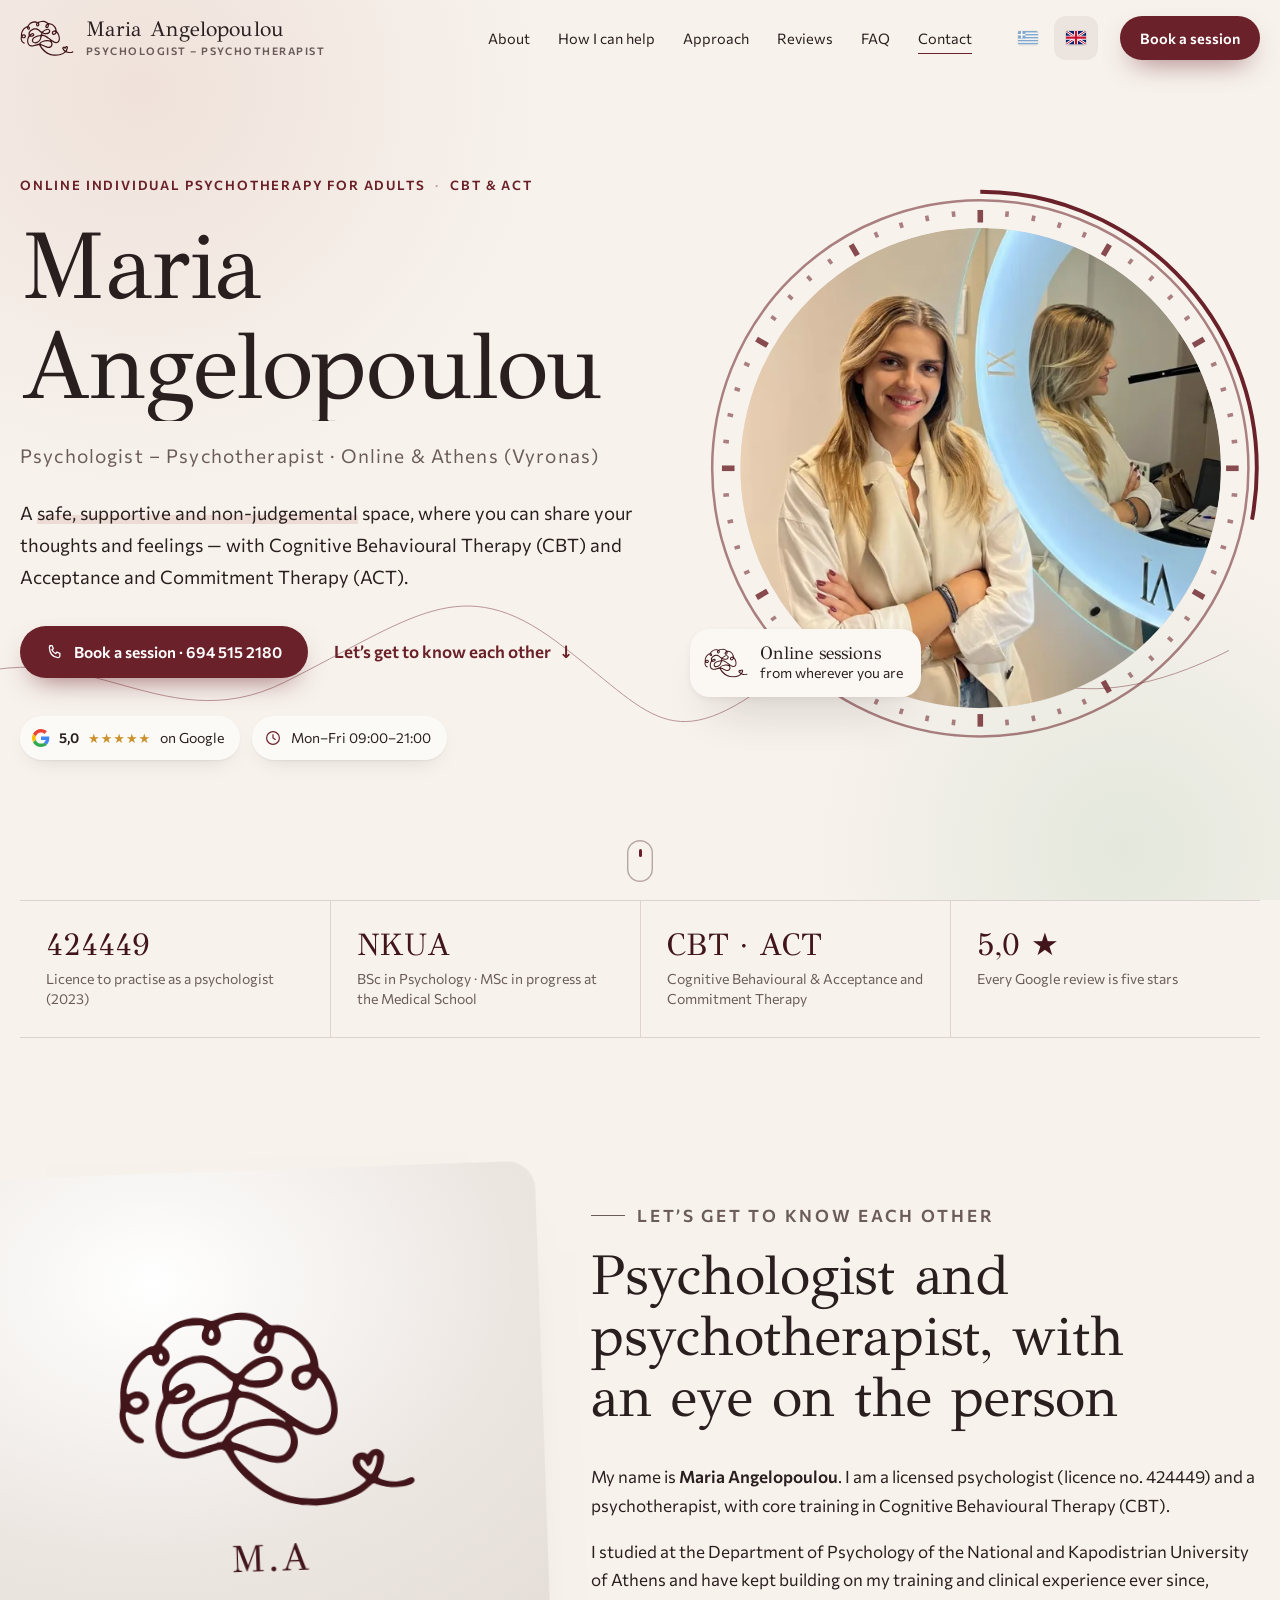
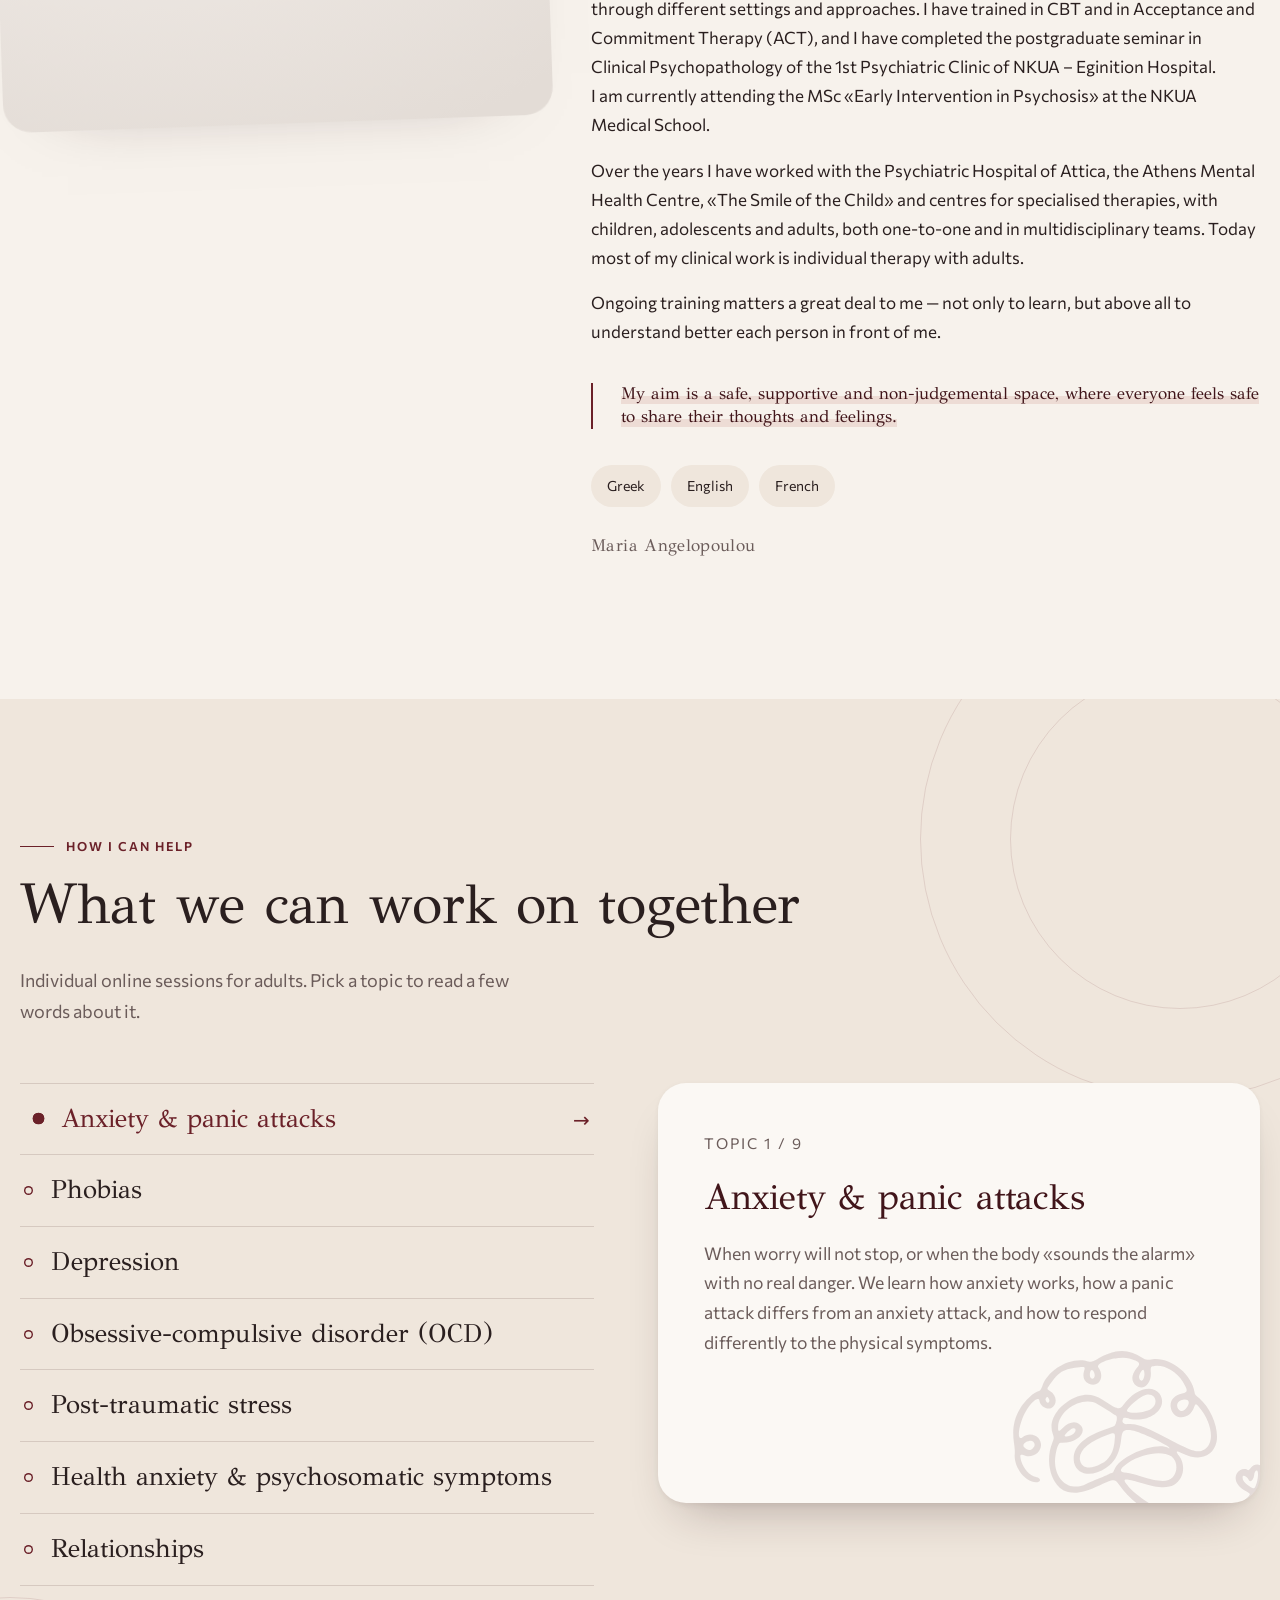
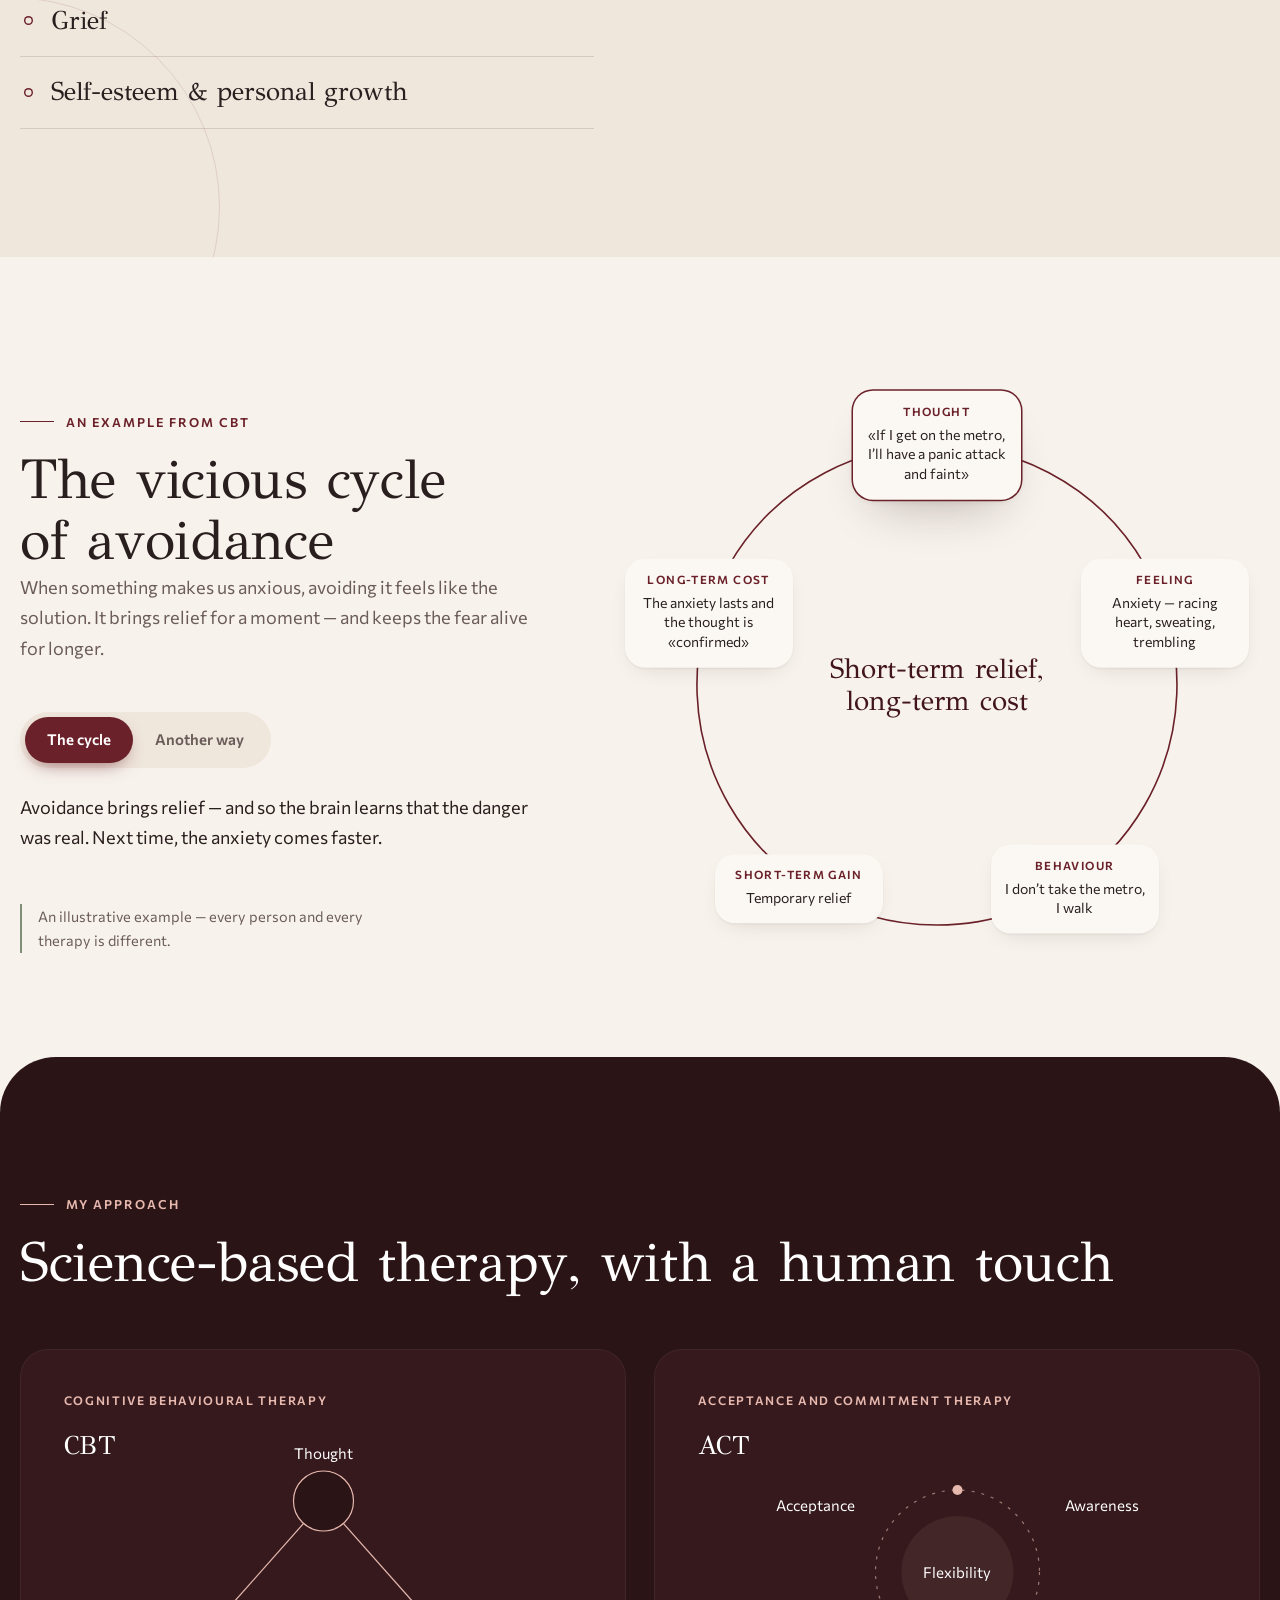
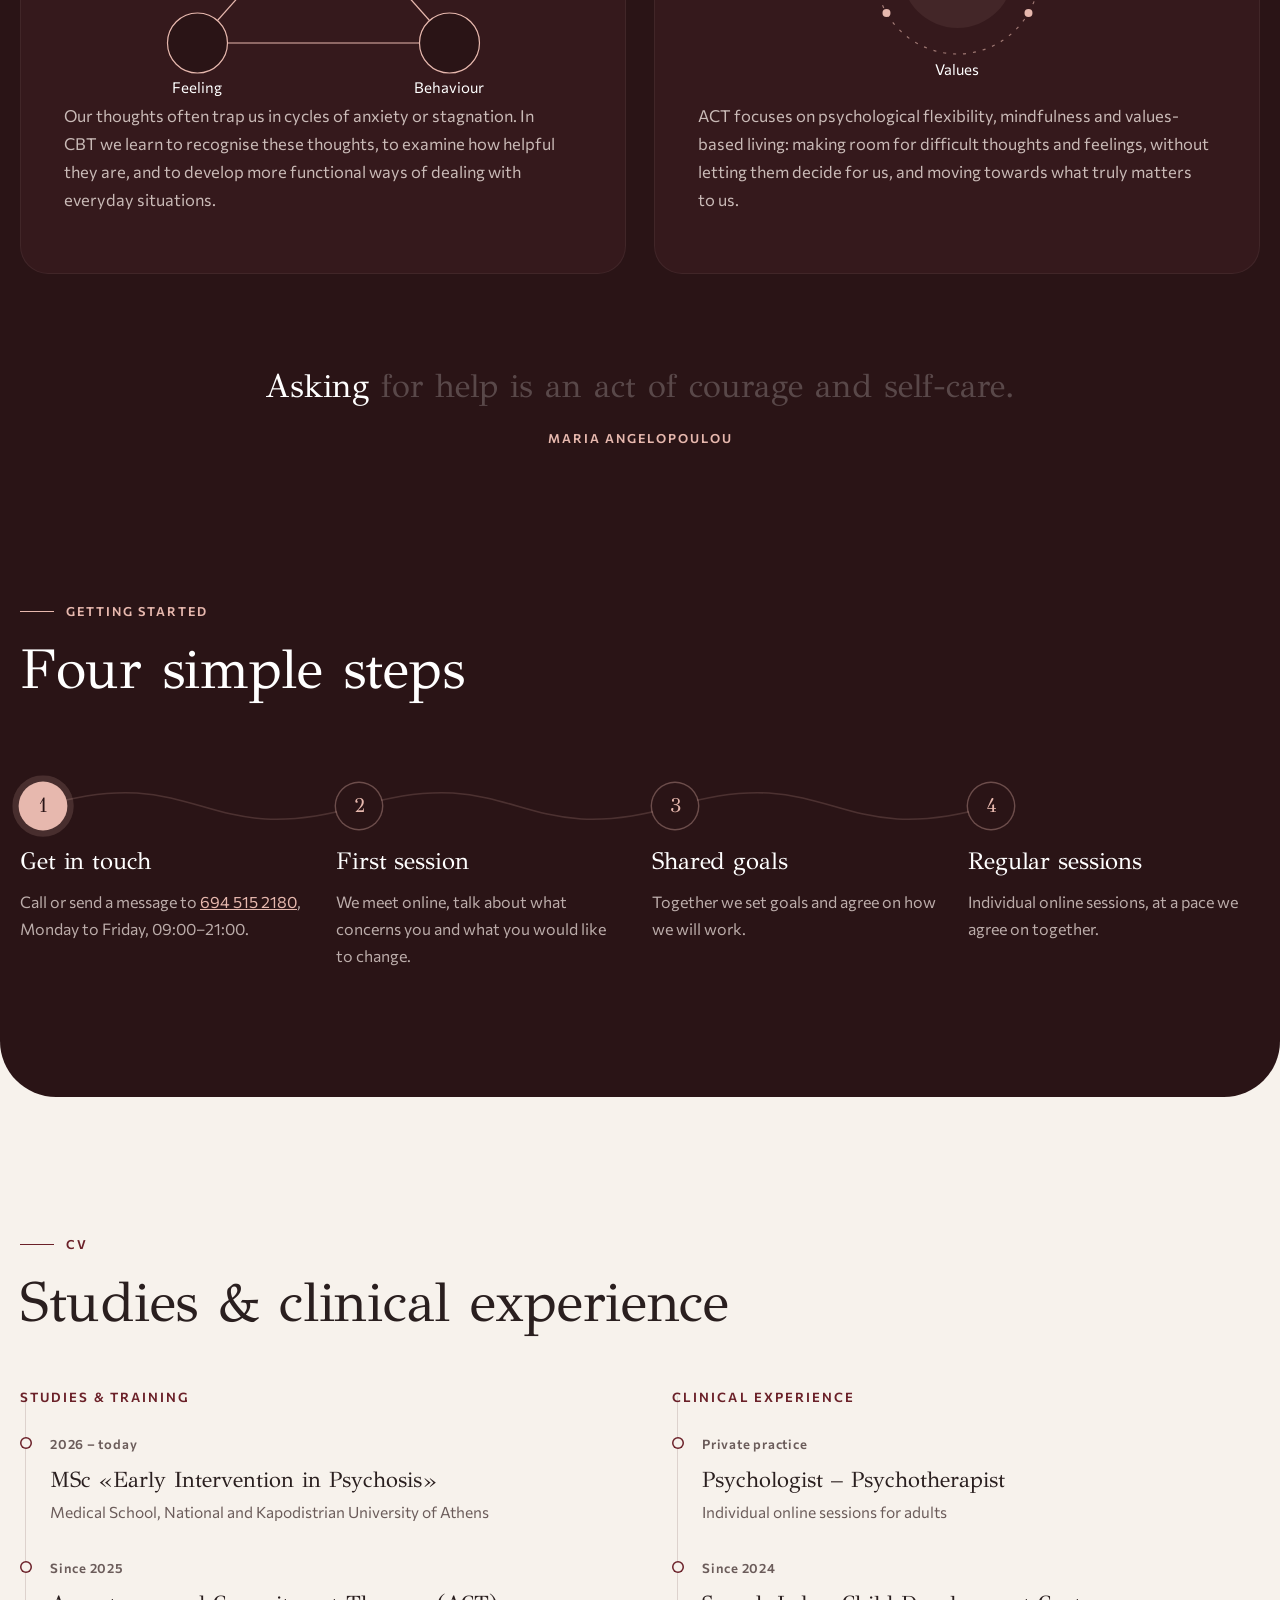
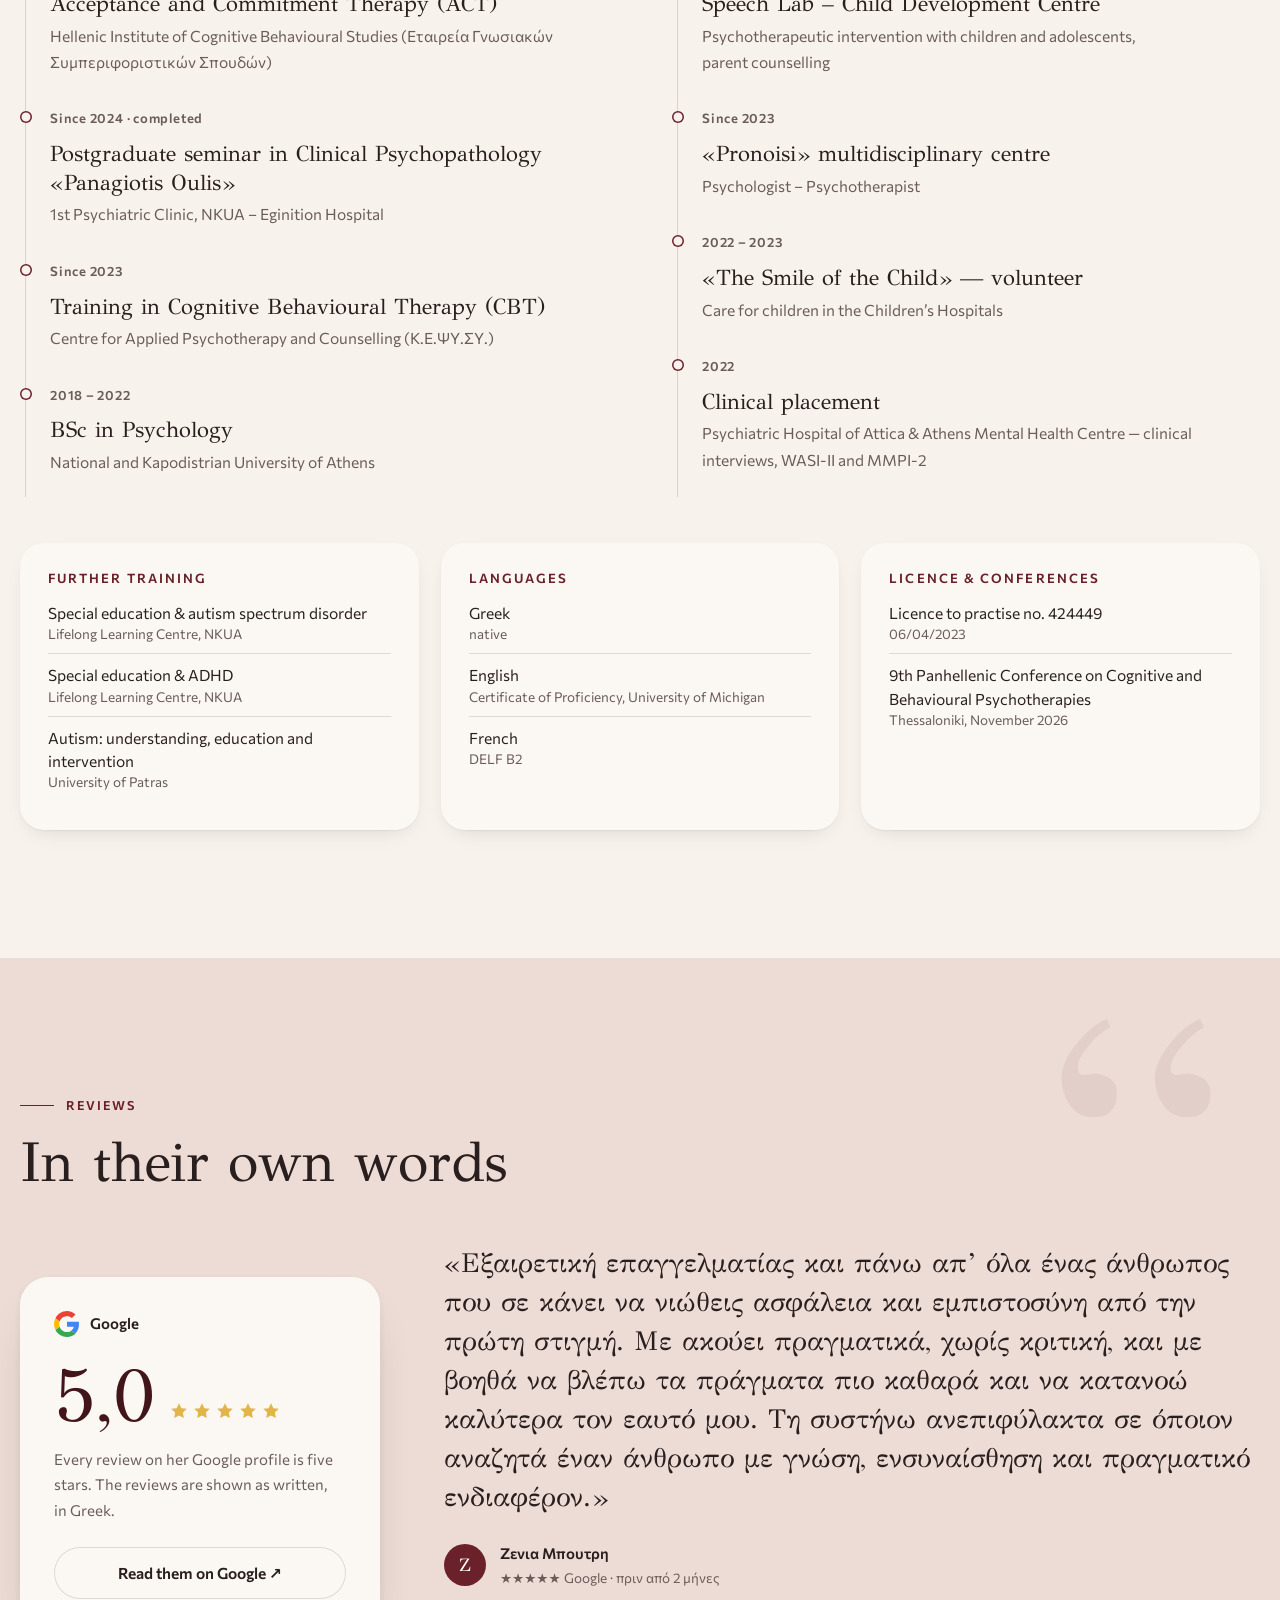
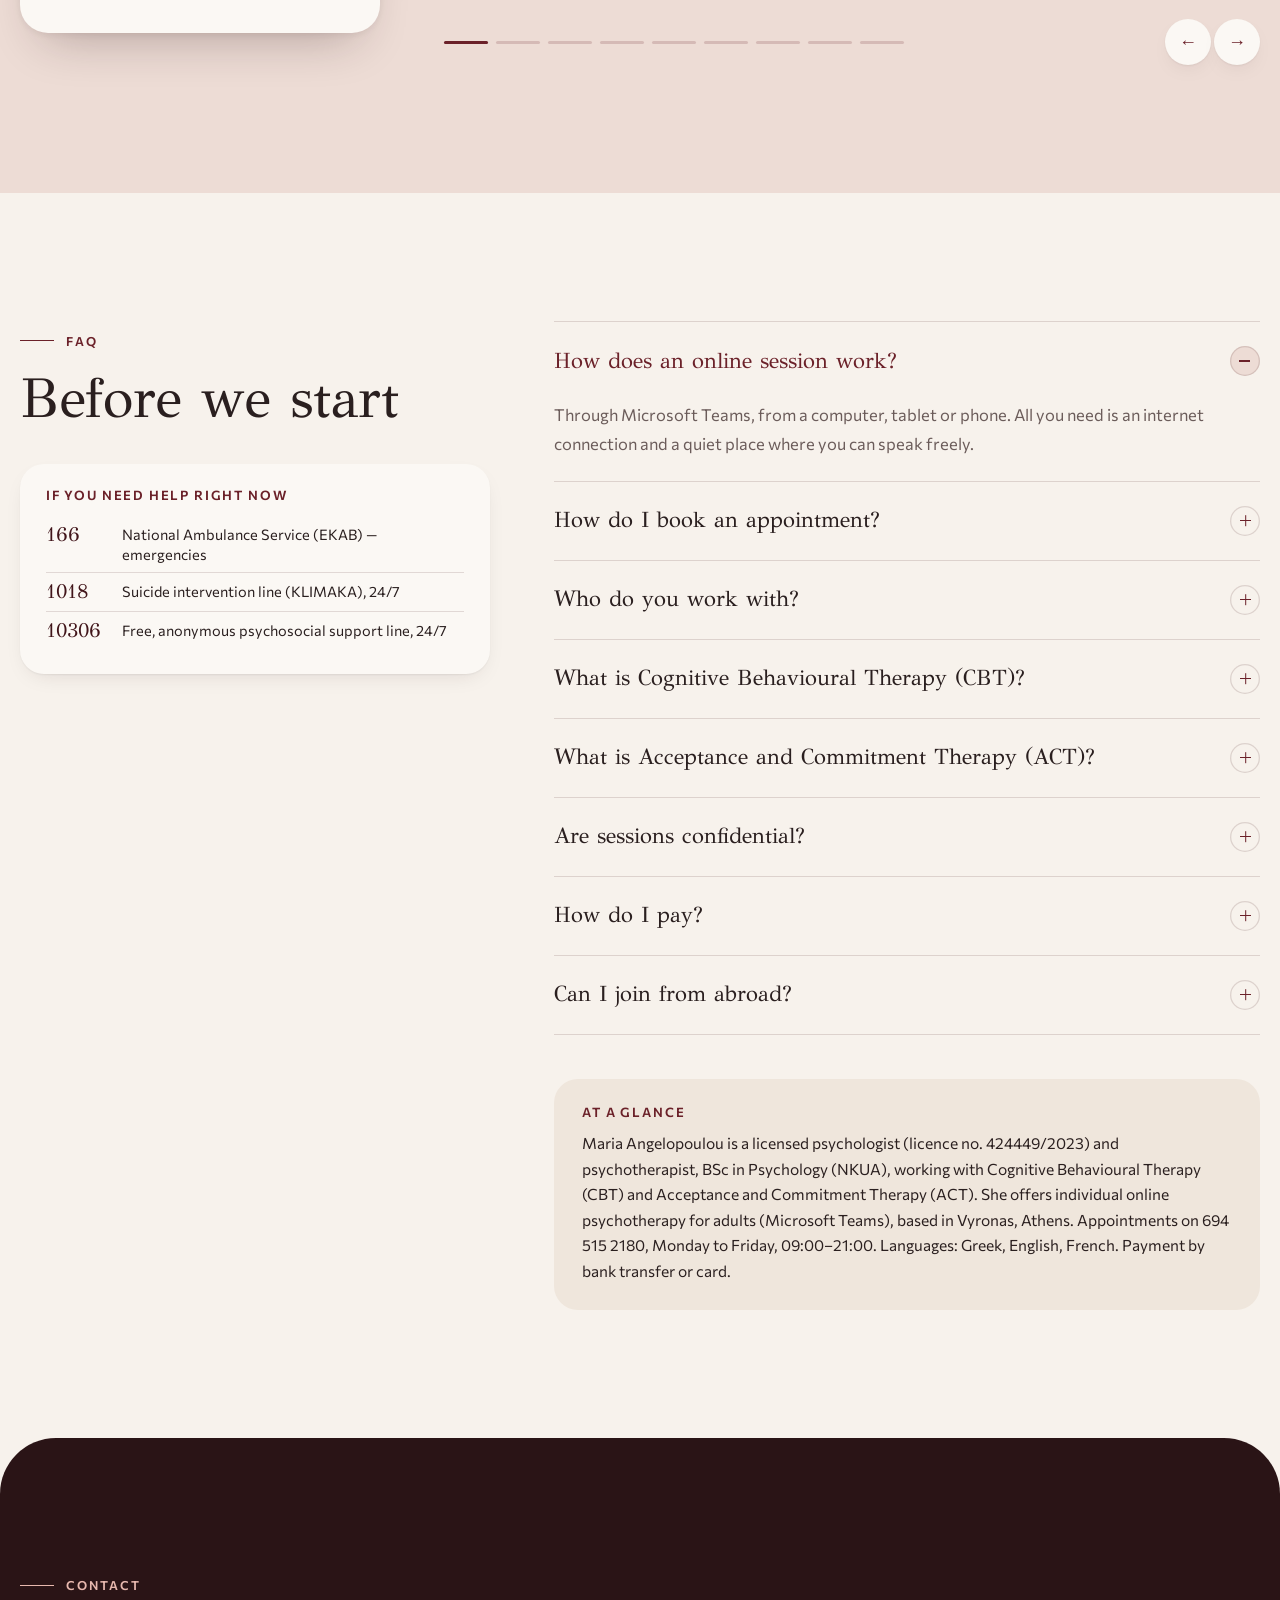
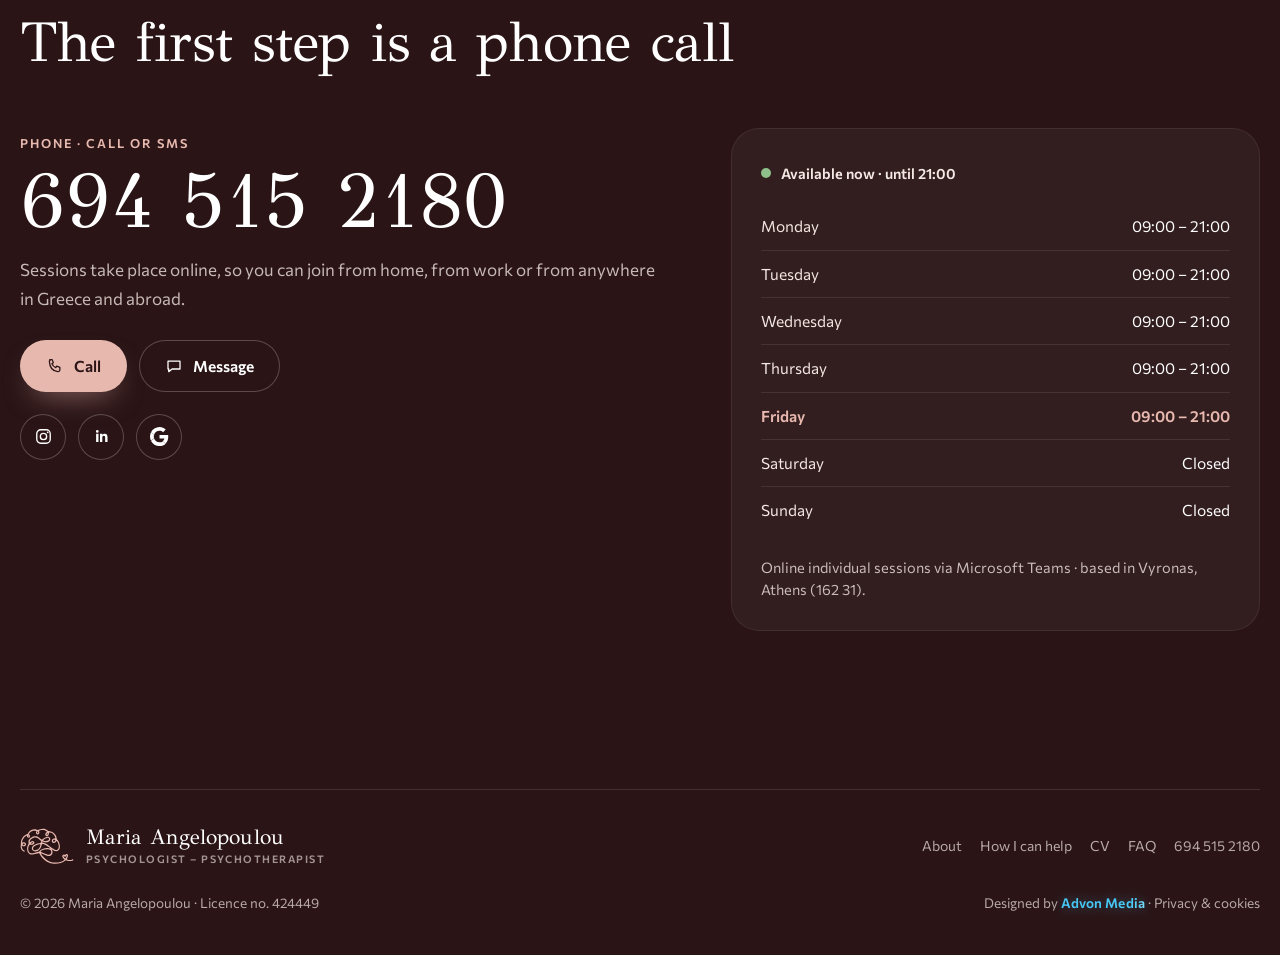
<file: en.html>
<!doctype html>
<!-- generated by .advon/seo_rank.py en from index.html — edit index.html, never this file -->
<html lang="en">
<head>
<meta charset="utf-8">
<meta name="robots" content="index,follow,max-image-preview:large">
<!-- advon-en -->
<script>try{localStorage.setItem("ma-lang","en")}catch(e){}</script>
<!-- /advon-en -->
<script id="advon-draft-guard">/* Advon: drafts stay out of Google; the real domain is untouched */(function(h){if(/(^|\.)(drafts\.advonmedia\.com|github\.io|netlify\.app)$/.test(h)){var m=document.createElement("meta");m.name="robots";m.content="noindex,nofollow";document.head.appendChild(m)}})(location.hostname)</script>
<meta name="viewport" content="width=device-width,initial-scale=1,viewport-fit=cover">
<title>Maria Angelopoulou | Psychologist – Psychotherapist, CBT &amp; ACT, Online</title>
<!-- advon-icons · favicon.py · made from assets/img/maria-angelopoulou-logo-icon.svg · vb5c7ecb9 -->
<link rel="icon" href="favicon.ico?v=b5c7ecb9" sizes="32x32">
<link rel="icon" href="assets/icons/favicon.svg?v=b5c7ecb9" type="image/svg+xml">
<link rel="icon" href="assets/icons/favicon-96.png?v=b5c7ecb9" type="image/png" sizes="96x96">
<link rel="icon" href="assets/icons/favicon-48.png?v=b5c7ecb9" type="image/png" sizes="48x48">
<link rel="apple-touch-icon" href="assets/icons/apple-touch-icon.png?v=b5c7ecb9">
<link rel="manifest" href="site.webmanifest?v=b5c7ecb9">
<!-- /advon-icons -->
<meta name="description" content="Maria Angelopoulou, licensed psychologist and psychotherapist (CBT &amp; ACT). Individual online psychotherapy for adults — anxiety, panic, depression, OCD. Based in Vyronas, Athens. Call 694 515 2180.">
<meta name="theme-color" content="#F7F2EC">
<meta name="color-scheme" content="light only">
<meta property="og:type" content="website">
<meta property="og:locale" content="en_GB">
<meta property="og:locale:alternate" content="el_GR">
<meta property="og:title" content="Maria Angelopoulou | Psychologist – Psychotherapist, CBT &amp; ACT, Online">
<meta property="og:description" content="Maria Angelopoulou, licensed psychologist and psychotherapist (CBT &amp; ACT). Individual online psychotherapy for adults — anxiety, panic, depression, OCD. Based in Vyronas, Athens. Call 694 515 2180.">
<meta property="og:image" content="assets/img/og.jpg">
<meta property="og:image:width" content="1200"><meta property="og:image:height" content="630">
<meta property="og:image:alt" content="Μαρία Αγγελοπούλου, ψυχολόγος – ψυχοθεραπεύτρια">
<meta name="twitter:card" content="summary_large_image">
<link rel="preload" href="assets/fonts/gfs-didot-greek-400-normal.woff2" as="font" type="font/woff2" crossorigin>
<link rel="preload" href="assets/fonts/commissioner-greek-400-normal.woff2" as="font" type="font/woff2" crossorigin>
<style id="advon-fonts">@font-face{font-family:'GFS Didot';font-style:normal;font-display:swap;font-weight:400;src:url(assets/fonts/gfs-didot-greek-400-normal.woff2) format('woff2');unicode-range:U+0370-0377,U+037A-037F,U+0384-038A,U+038C,U+038E-03A1,U+03A3-03FF}
@font-face{font-family:'GFS Didot';font-style:normal;font-display:swap;font-weight:400;src:url(assets/fonts/gfs-didot-latin-400-normal.woff2) format('woff2');unicode-range:U+0000-00FF,U+0131,U+0152-0153,U+02BB-02BC,U+02C6,U+02DA,U+02DC,U+0304,U+0308,U+0329,U+2000-206F,U+20AC,U+2122,U+2191,U+2193,U+2212,U+2215,U+FEFF,U+FFFD}
@font-face{font-family:'Commissioner';font-style:normal;font-display:swap;font-weight:400;src:url(assets/fonts/commissioner-greek-400-normal.woff2) format('woff2');unicode-range:U+0370-0377,U+037A-037F,U+0384-038A,U+038C,U+038E-03A1,U+03A3-03FF}
@font-face{font-family:'Commissioner';font-style:normal;font-display:swap;font-weight:400;src:url(assets/fonts/commissioner-latin-400-normal.woff2) format('woff2');unicode-range:U+0000-00FF,U+0131,U+0152-0153,U+02BB-02BC,U+02C6,U+02DA,U+02DC,U+0304,U+0308,U+0329,U+2000-206F,U+20AC,U+2122,U+2191,U+2193,U+2212,U+2215,U+FEFF,U+FFFD}
@font-face{font-family:'Commissioner';font-style:normal;font-display:swap;font-weight:600;src:url(assets/fonts/commissioner-greek-600-normal.woff2) format('woff2');unicode-range:U+0370-0377,U+037A-037F,U+0384-038A,U+038C,U+038E-03A1,U+03A3-03FF}
@font-face{font-family:'Commissioner';font-style:normal;font-display:swap;font-weight:600;src:url(assets/fonts/commissioner-latin-600-normal.woff2) format('woff2');unicode-range:U+0000-00FF,U+0131,U+0152-0153,U+02BB-02BC,U+02C6,U+02DA,U+02DC,U+0304,U+0308,U+0329,U+2000-206F,U+20AC,U+2122,U+2191,U+2193,U+2212,U+2215,U+FEFF,U+FFFD}</style>
<script>document.documentElement.classList.add('js')</script>
<style>:root{
  --paper:#F7F2EC;--sand:#EFE6DC;--card:#FBF8F4;--blush:#EDDCD5;--sage:#DDE4D7;--sage-d:#7F907A;
  --ink:#2A1F1F;--muted:#6B5C5A;--line:rgba(65,21,26,.14);
  --acc:#6B2129;--mark:#41151A;--deep:#2A1416;--deep-2:#35191C;--on-deep:#F4E8E3;--rose:#E7B8AE;
  --sh-1:0 1px 2px rgba(42,20,22,.06),0 8px 24px -12px rgba(42,20,22,.18);
  --sh-2:0 2px 6px rgba(42,20,22,.06),0 26px 50px -24px rgba(42,20,22,.32);
  --sh-3:0 40px 90px -40px rgba(107,33,41,.45),0 10px 30px -18px rgba(42,20,22,.3);
  --serif:'GFS Didot',Didot,'Bodoni 72','Noto Serif',Georgia,serif;
  --sans:'Commissioner',system-ui,-apple-system,'Segoe UI',Roboto,Arial,sans-serif;
  --ease:cubic-bezier(.16,1,.3,1);--hd:76px;
  color-scheme:light only;
}
*{box-sizing:border-box}
html{scroll-behavior:smooth;scroll-padding-top:calc(var(--hd) + 12px);-webkit-text-size-adjust:100%}
html,body{overflow-x:clip}
body{margin:0;background:var(--paper);color:var(--ink);font:400 17px/1.7 var(--sans);-webkit-font-smoothing:antialiased;text-rendering:optimizeLegibility}
img,svg{display:block;max-width:100%}
a{color:inherit}
p{margin:0 0 1em;text-wrap:pretty}
h1,h2,h3{font-family:var(--serif);font-weight:400;line-height:1.08;margin:0;text-wrap:balance;letter-spacing:-.005em}
h2{font-size:clamp(34px,4.4vw,60px)}
h3{font-size:clamp(23px,2vw,28px);line-height:1.2}
::selection{background:var(--blush);color:var(--mark)}
:focus-visible{outline:2px solid var(--acc);outline-offset:3px;border-radius:6px}
.wrap{width:min(1240px,100% - 40px);margin-inline:auto}
.skip{position:absolute;left:-999px;top:8px;background:var(--ink);color:#fff;padding:8px 14px;border-radius:8px;z-index:200}
.skip:focus{left:8px}
.kick{display:inline-flex;align-items:center;gap:12px;font:600 12.5px/1 var(--sans);letter-spacing:.16em;text-transform:uppercase;color:var(--acc);margin-bottom:22px}
.kick::before{content:"";width:34px;height:1px;background:currentColor;transform-origin:left;transition:transform .7s var(--ease) .1s}
.js .kick.rv:not(.in)::before{transform:scaleX(0)}
.lead{font-size:clamp(18px,1.4vw,20px);color:var(--muted);max-width:60ch}
section{position:relative;isolation:isolate}
.sec{padding:clamp(80px,10vw,140px) 0}
.mk{color:var(--mark)}
/* buttons */
.btn{display:inline-flex;align-items:center;gap:10px;min-height:52px;padding:0 26px;border-radius:999px;font:600 15.5px/1 var(--sans);text-decoration:none;border:0;cursor:pointer;position:relative;overflow:hidden;transition:transform .25s var(--ease),box-shadow .3s}
.btn-p{background:var(--acc);color:#fff;box-shadow:0 12px 28px -12px rgba(107,33,41,.7)}
.btn-p::after{content:"";position:absolute;inset:0;background:linear-gradient(100deg,transparent 30%,rgba(255,255,255,.28) 50%,transparent 70%);transform:translateX(-120%);transition:transform .8s var(--ease)}
.btn-l{background:transparent;color:var(--ink);box-shadow:inset 0 0 0 1px var(--line)}
.btn svg{width:18px;height:18px;flex:none}
.btn:active{transform:scale(.97)}
@media (hover:hover){.btn-p:hover{transform:translateY(-2px);box-shadow:0 18px 34px -14px rgba(107,33,41,.75)}.btn-p:hover::after{transform:translateX(120%)}.btn-l:hover{box-shadow:inset 0 0 0 1px var(--acc);color:var(--acc)}}
.tlink{font-weight:600;color:var(--acc);text-decoration:none;display:inline-flex;gap:8px;align-items:center;min-height:44px}
.tlink span{transition:transform .3s var(--ease)}
@media (hover:hover){.tlink:hover span{transform:translateY(3px)}}

/* ===== header ===== */
.hd{position:fixed;inset:0 0 auto;height:var(--hd);z-index:60;transition:background .35s,box-shadow .35s,height .35s}
.hd::before{content:"";position:absolute;inset:0;background:rgba(247,242,236,.86);-webkit-backdrop-filter:saturate(1.3) blur(14px);backdrop-filter:saturate(1.3) blur(14px);opacity:0;transition:opacity .35s;z-index:-1}
.hd.solid::before{opacity:1}.hd.solid{box-shadow:0 1px 0 var(--line)}
.hd .wrap{height:100%;display:flex;align-items:center;gap:22px}
.brand{display:flex;align-items:center;gap:12px;text-decoration:none;color:var(--ink);margin-right:auto;min-height:44px}
.brand svg{width:54px;height:auto;color:var(--mark);transition:transform .9s var(--ease)}
.hd.solid .brand svg{transform:rotate(-6deg) scale(.94)}
.brand b{display:block;font:400 21px/1.05 var(--serif);letter-spacing:.005em;white-space:nowrap}
.brand small{display:block;font:600 10.5px/1.3 var(--sans);letter-spacing:.14em;text-transform:uppercase;color:var(--muted);margin-top:4px;white-space:nowrap}
.nav{display:flex;gap:4px}
.nav a{white-space:nowrap;font-size:14.5px;font-weight:500;text-decoration:none;padding:10px 12px;border-radius:999px;color:var(--ink);position:relative}
.nav a::after{content:"";position:absolute;left:12px;right:12px;bottom:6px;height:1px;background:var(--acc);transform:scaleX(0);transform-origin:left;transition:transform .35s var(--ease)}
@media (hover:hover){.nav a:hover::after{transform:scaleX(1)}}
.nav a.on::after{transform:scaleX(1)}
.langs{display:flex;gap:4px}
.lg{display:grid;place-items:center;width:44px;height:44px;border:0;background:transparent;border-radius:12px;cursor:pointer;opacity:.5;transition:opacity .25s,background .25s}
.lg.on{opacity:1;background:rgba(65,21,26,.06)}
.fl{display:block;width:20px;height:13.33px;overflow:hidden;line-height:0;border-radius:2px;box-shadow:0 0 0 1px rgba(0,0,0,.08)}
.fl svg{display:block;width:100%;height:100%}
.hd-cta{min-height:44px;padding:0 20px;font-size:14.5px;white-space:nowrap}
.burger{flex:none;display:none;width:46px;height:46px;border:0;border-radius:14px;background:rgba(65,21,26,.07);cursor:pointer;position:relative}
.burger i{position:absolute;left:13px;right:13px;height:1.6px;background:var(--ink);border-radius:2px;transition:transform .35s var(--ease),opacity .2s}
.burger i:nth-child(1){top:17px}.burger i:nth-child(2){top:22.5px}.burger i:nth-child(3){top:28px}
.menu-open .burger i:nth-child(1){transform:translateY(5.5px) rotate(45deg)}
.menu-open .burger i:nth-child(2){opacity:0}
.menu-open .burger i:nth-child(3){transform:translateY(-5.5px) rotate(-45deg)}
.mnav{position:fixed;inset:0;z-index:55;background:var(--paper);padding:calc(var(--hd) + 24px) 28px 40px;display:flex;flex-direction:column;gap:2px;visibility:hidden;opacity:0;transform:translateY(-12px);transition:opacity .35s var(--ease),transform .45s var(--ease),visibility 0s .45s;overflow-y:auto}
.menu-open .mnav{visibility:visible;opacity:1;transform:none;transition-delay:0s}
.mnav a{font:400 30px/1.25 var(--serif);text-decoration:none;color:var(--ink);padding:10px 0;border-bottom:1px solid var(--line)}
.mnav .btn{margin-top:26px;justify-content:center;font-size:17px}
.mnav-x{position:absolute;top:16px;right:20px;width:46px;height:46px;border-radius:14px;border:0;background:rgba(65,21,26,.07);cursor:pointer;display:grid;place-items:center;font-size:26px;line-height:1;color:var(--ink)}
@media (max-width:1240px){.nav,.hd-cta{display:none}.burger{display:block}}
@media (max-width:520px){:root{--hd:66px}.brand svg{width:44px}.brand b{font-size:18px}.brand small{font-size:9.5px;letter-spacing:.1em}.langs .lg{width:40px}}
@media (max-width:370px){.brand small{display:none}}

/* ===== hero ===== */
.hero{min-height:100svh;padding:calc(var(--hd) + 30px) 0 70px;display:flex;align-items:center;overflow:clip}
.hero .wrap{display:grid;grid-template-columns:1.05fr .95fr;gap:clamp(30px,5vw,80px);align-items:center}
.h-bg{position:absolute;inset:0;z-index:-1;pointer-events:none;overflow:hidden}
.wash{position:absolute;border-radius:50%;opacity:.75}
.wash.a{width:62vw;height:62vw;left:-20vw;top:-24vw;background:radial-gradient(closest-side,var(--blush),transparent);animation:drift 28s ease-in-out infinite alternate}
.wash.b{width:48vw;height:48vw;right:-12vw;bottom:-20vw;background:radial-gradient(closest-side,var(--sage),transparent);animation:drift 32s ease-in-out infinite alternate-reverse}
@keyframes drift{to{transform:translate3d(4vw,3vw,0) scale(1.08)}}
.h-line{position:absolute;left:-4%;right:-4%;top:58%;width:108%;height:auto;opacity:.5}
.h-line path{fill:none;stroke:var(--acc);stroke-width:1.1;stroke-dasharray:1;stroke-dashoffset:1;animation:draw 3.2s var(--ease) .5s forwards}
@keyframes draw{to{stroke-dashoffset:0}}
.eyebrow{font:600 13px/1.4 var(--sans);letter-spacing:.14em;text-transform:uppercase;color:var(--acc);display:flex;gap:10px;flex-wrap:wrap;margin-bottom:26px}
.eyebrow i{font-style:normal;opacity:.4}
@media (max-width:560px){.eyebrow{display:block}.eyebrow i{display:none}.eyebrow span{display:block}}
.hero h1{font-size:clamp(52px,7.4vw,108px);line-height:.98;letter-spacing:-.015em}
.hero h1 .w{display:inline-block;overflow:clip;padding-bottom:.08em;vertical-align:top}
.hero h1 .w>span{display:inline-block;transform:translateY(105%);transition:transform 1s var(--ease)}
.hero h1 .role{display:block;font:500 clamp(16px,1.5vw,19px)/1.4 var(--sans);letter-spacing:.06em;color:var(--muted);margin-top:22px}
.hero.go h1 .w>span{transform:none}
.hero h1 .w:nth-child(2)>span{transition-delay:.09s}
.no-js .hero h1 .w>span,html:not(.js) .hero h1 .w>span{transform:none}
.h-lead{font-size:clamp(18px,1.45vw,21px);color:var(--ink);opacity:.86;max-width:34em;margin:28px 0 34px}
.h-lead em{font-style:normal;background:linear-gradient(transparent 62%,var(--blush) 62%) no-repeat 0 0/0% 100%;transition:background-size 1.2s var(--ease) .9s}
.hero.go .h-lead em{background-size:100% 100%}
.h-cta{display:flex;align-items:center;gap:18px 26px;flex-wrap:wrap}
.h-meta{display:flex;gap:12px;flex-wrap:wrap;margin-top:38px}
.chip{display:inline-flex;align-items:center;gap:9px;min-height:44px;padding:8px 16px 8px 12px;border-radius:999px;background:rgba(255,255,255,.62);box-shadow:var(--sh-1);font-size:14px;font-weight:500;text-decoration:none;color:var(--ink)}
.chip .st{color:#C9922E;letter-spacing:1px;font-size:13px}
.chip svg{width:18px;height:18px}
.chip b{font-weight:600}
.js .hero .h-in{opacity:0;transform:translateY(16px);transition:opacity .8s var(--ease),transform .8s var(--ease)}
.hero.go .h-in{opacity:1;transform:none}
.hero.go .h-in.d1{transition-delay:.35s}.hero.go .h-in.d2{transition-delay:.5s}.hero.go .h-in.d3{transition-delay:.65s}.hero.go .h-in.d4{transition-delay:.8s}
/* portrait in the clock-mirror */
.mirror{position:relative;justify-self:center;width:min(100%,560px);aspect-ratio:1}
.mirror .ph{position:absolute;inset:7%;border-radius:50%;overflow:hidden;box-shadow:var(--sh-3);background:var(--sand)}
.mirror .ph img{width:100%;height:100%;object-fit:cover;object-position:34% 38%;transform:scale(1.16);transition:transform 1.8s var(--ease)}
.hero.go .mirror .ph img{transform:scale(1.06);animation:kb 22s ease-in-out 1.8s infinite alternate}
@keyframes kb{to{transform:scale(1.12) translate(1.2%,-1%)}}
.js .mirror .ph{clip-path:circle(0% at 50% 50%);transition:clip-path 1.5s var(--ease) .15s}
.hero.go .mirror .ph{clip-path:circle(50% at 50% 50%)}
.dial{position:absolute;inset:0;width:100%;height:100%;overflow:visible}
.dial .rg{fill:none;stroke:var(--acc);stroke-width:.9;opacity:.55}
.dial .tk{stroke:var(--acc);stroke-width:1.3;opacity:.55}
.dial .tk.big{stroke-width:2;opacity:.8}
.dial-r{transform-origin:50% 50%;animation:spin 120s linear infinite}
@keyframes spin{to{transform:rotate(360deg)}}
.dial .rg2{fill:none;stroke:var(--acc);stroke-width:1.4;stroke-dasharray:1;stroke-dashoffset:1;transition:stroke-dashoffset 2.4s var(--ease) .6s}
.hero.go .dial .rg2{stroke-dashoffset:.72}
.badge{position:absolute;left:-2%;bottom:9%;background:var(--card);border-radius:20px;padding:14px 18px 14px 14px;box-shadow:var(--sh-2);display:flex;gap:12px;align-items:center;font-size:14px;line-height:1.35;max-width:250px;animation:bob 6s ease-in-out infinite}
.badge svg{width:44px;height:30px;color:var(--mark);flex:none}
.badge b{display:block;font:400 18px/1.2 var(--serif)}
@keyframes bob{50%{transform:translateY(-8px)}}
.hero-cue{position:absolute;left:50%;bottom:18px;transform:translateX(-50%);width:26px;height:42px;border-radius:14px;box-shadow:inset 0 0 0 1.4px rgba(65,21,26,.35);transition:opacity .4s}
.hero-cue::after{content:"";position:absolute;left:50%;top:9px;width:3px;height:8px;margin-left:-1.5px;border-radius:2px;background:var(--acc);animation:cue 1.8s ease-in-out infinite}
@keyframes cue{60%{transform:translateY(12px);opacity:0}100%{opacity:0}}
.scrolled .hero-cue{opacity:0}
@media (max-width:960px){
  .hero{padding-top:calc(var(--hd) + 18px);min-height:auto}
  .hero .wrap{grid-template-columns:1fr;gap:34px}
  .mirror{order:-1;width:min(84vw,420px)}
  .badge{left:auto;right:-2%;bottom:2%;max-width:210px;padding:10px 14px 10px 10px;font-size:13px}
  .badge svg{width:34px}
  .hero-cue{display:none}
  .h-line{top:70%}
}

/* ===== proof strip ===== */
.proof{padding:0 0 30px}
.proof ul{list-style:none;margin:0;padding:0;display:grid;grid-template-columns:repeat(4,1fr);gap:0;border-top:1px solid var(--line);border-bottom:1px solid var(--line);perspective:900px}
.proof li{padding:28px 26px;display:flex;flex-direction:column;gap:6px;border-left:1px solid var(--line);transform-origin:50% 100%}
.proof li:first-child{border-left:0}
.proof b{font:400 clamp(26px,2.4vw,34px)/1.1 var(--serif);color:var(--mark)}
.proof span{font-size:14px;color:var(--muted);line-height:1.45}
.js .proof li{opacity:0;transform:rotateX(-70deg);transition:opacity .6s var(--ease),transform .9s var(--ease)}
.proof.in li{opacity:1;transform:none}
.proof.in li:nth-child(2){transition-delay:.08s}.proof.in li:nth-child(3){transition-delay:.16s}.proof.in li:nth-child(4){transition-delay:.24s}
@media (max-width:860px){.proof ul{grid-template-columns:1fr 1fr}.proof li:nth-child(3){border-left:0}.proof li:nth-child(n+3){border-top:1px solid var(--line)}}
@media (max-width:420px){.proof li{padding:20px 14px}}

/* ===== about ===== */
.about .wrap{display:grid;grid-template-columns:.85fr 1.15fr;gap:clamp(36px,6vw,100px);align-items:start}
.logo-card{text-decoration:none;position:sticky;top:calc(var(--hd) + 40px);aspect-ratio:1;background:var(--card);border-radius:6px;box-shadow:0 30px 70px -36px rgba(42,20,22,.5),0 2px 0 rgba(255,255,255,.7) inset;display:grid;place-items:center;align-content:center;gap:clamp(18px,2.4vw,30px);padding:12%;transform:rotate(-2deg);transition:transform 1.2s var(--ease)}
.logo-card::before{content:"";position:absolute;inset:-26px -30px -34px -26px;z-index:-1;border-radius:28px;background:radial-gradient(120% 90% at 30% 20%,#fff 0,#ECE6E1 55%,#E3DCD6 100%)}
.logo-card svg{width:100%;height:auto;color:var(--mark)}
.logo-card .ma{font:400 clamp(30px,3vw,42px)/1 var(--serif);color:var(--mark);letter-spacing:.06em}
.logo-card .lc-m{-webkit-mask:linear-gradient(90deg,#000 45%,transparent 55%) 100% 0/220% 100% no-repeat;mask:linear-gradient(90deg,#000 45%,transparent 55%) 100% 0/220% 100% no-repeat;transition:-webkit-mask-position 2.2s var(--ease),mask-position 2.2s var(--ease)}
.logo-card.in .lc-m{-webkit-mask-position:0 0;mask-position:0 0}
.js .logo-card .ma{opacity:0;transform:translateY(10px);transition:opacity .8s var(--ease) 1.4s,transform .8s var(--ease) 1.4s}
.logo-card.in .ma{opacity:1;transform:none}
.js .logo-card:not(.in){transform:rotate(-8deg) translateY(30px) scale(.94)}
.about h2{margin-bottom:34px}
.about .txt p{font-size:clamp(17px,1.25vw,19px);color:var(--muted);transition:color .6s}
.about .txt p.lit{color:var(--ink)}
.about .txt p strong{font-weight:600;color:var(--ink)}
.about .goal{font:400 clamp(24px,2.2vw,31px)/1.35 var(--serif);color:var(--mark)!important;margin:36px 0;padding-left:28px;border-left:2px solid var(--acc)}
.about .goal span{background:linear-gradient(transparent 64%,var(--blush) 64%) no-repeat 0 0/0% 100%;transition:background-size 1.4s var(--ease) .2s}
.about .goal.lit span{background-size:100% 100%}
.langs-row{display:flex;flex-wrap:wrap;gap:10px;margin-top:28px}
.langs-row span{font-size:14px;font-weight:500;padding:9px 16px;border-radius:999px;background:var(--sand)}
.sign{font:400 30px/1 var(--serif);color:var(--acc);margin-top:30px;letter-spacing:.02em}
@media (max-width:900px){.about .wrap{grid-template-columns:1fr}.logo-card{position:relative;top:0;width:min(78vw,360px);justify-self:center}}

/* ===== areas ===== */
.areas{background:var(--sand)}
.areas .amb{position:absolute;inset:0;z-index:-1;overflow:hidden;pointer-events:none}
.areas .amb i{position:absolute;border:1px solid rgba(107,33,41,.12);border-radius:50%;animation:pulse 14s ease-in-out infinite}
@keyframes pulse{50%{transform:scale(1.12);opacity:.5}}
.a-head{display:flex;justify-content:space-between;gap:30px;align-items:end;margin-bottom:56px;flex-wrap:wrap}
.a-head .lead{margin:0;max-width:44ch}
.a-grid{display:grid;grid-template-columns:1fr 1.05fr;gap:clamp(30px,5vw,80px);align-items:start}
.a-list{list-style:none;margin:0;padding:0;border-top:1px solid var(--line)}
.a-list li{border-bottom:1px solid var(--line)}
.a-btn{width:100%;display:flex;align-items:center;gap:18px;padding:20px 4px;background:none;border:0;cursor:pointer;text-align:left;font:400 clamp(22px,2vw,28px)/1.2 var(--serif);color:var(--ink);transition:color .3s,padding .4s var(--ease)}
.a-btn .dot{width:9px;height:9px;border-radius:50%;box-shadow:inset 0 0 0 1.4px var(--acc);flex:none;transition:background .3s,transform .4s var(--ease)}
.a-btn .ar{margin-left:auto;font:400 20px/1 var(--sans);color:var(--acc);opacity:0;transform:translateX(-8px);transition:opacity .3s,transform .4s var(--ease)}
.a-btn[aria-selected="true"]{color:var(--acc);padding-left:14px}
.a-btn[aria-selected="true"] .dot{background:var(--acc);transform:scale(1.3)}
.a-btn[aria-selected="true"] .ar{opacity:1;transform:none}
@media (hover:hover){.a-btn:hover{color:var(--acc)}}
.a-panel{position:sticky;top:calc(var(--hd) + 40px);background:var(--card);border-radius:28px;padding:clamp(30px,3.6vw,54px);box-shadow:var(--sh-2);min-height:420px;overflow:hidden}
.a-panel .num{font:400 15px/1 var(--sans);letter-spacing:.14em;color:var(--muted);text-transform:uppercase}
.a-panel h3{font-size:clamp(30px,2.8vw,40px);margin:18px 0 20px;color:var(--mark)}
.a-panel p{color:var(--muted);font-size:17.5px}
.a-panel .pl{position:absolute;right:-30px;bottom:-30px;width:280px;opacity:.12;color:var(--mark);transform:rotate(-8deg)}
.a-panel .in-w{transition:opacity .35s,transform .45s var(--ease)}
.a-panel.sw .in-w{opacity:0;transform:translateY(12px)}
.a-acc{display:none}
@media (max-width:900px){
  .a-grid{grid-template-columns:1fr}.a-panel{display:none}
  .a-btn .ar{opacity:1;transform:none;transition:transform .4s var(--ease)}
  .a-btn[aria-expanded="true"] .ar{transform:rotate(90deg)}
  .a-acc{display:grid;grid-template-rows:0fr;transition:grid-template-rows .45s var(--ease)}
  .a-acc>div{overflow:hidden}
  .a-acc p{color:var(--muted);padding:0 4px 22px 31px;margin:0;font-size:16.5px}
  .a-list li.open .a-acc{grid-template-rows:1fr}
  .a-btn[aria-selected="true"]{padding-left:4px}
}

/* ===== signature: the avoidance cycle ===== */
.cyc{background:var(--paper)}
.cyc .wrap{display:grid;grid-template-columns:.9fr 1.1fr;gap:clamp(30px,5vw,80px);align-items:center}
.cyc-ctl{display:inline-flex;background:var(--sand);border-radius:999px;padding:5px;margin:30px 0 24px;position:relative}
.cyc-ctl button{position:relative;z-index:1;border:0;background:none;font:600 15px/1 var(--sans);padding:0 22px;min-height:46px;border-radius:999px;cursor:pointer;color:var(--muted);transition:color .3s}
.cyc-ctl button[aria-pressed="true"]{color:#fff}
.cyc-ctl .pill{position:absolute;top:5px;bottom:5px;left:5px;border-radius:999px;background:var(--acc);transition:transform .5s var(--ease),width .5s var(--ease);box-shadow:0 8px 18px -8px rgba(107,33,41,.7)}
.cyc .note{font-size:14.5px;color:var(--muted);border-left:2px solid var(--sage-d);padding-left:16px;max-width:44ch}
.cyc .expl{min-height:6.6em}
.cyc .expl p{margin:0;font-size:18px;transition:opacity .35s}
.stage{position:relative;width:min(100%,600px);aspect-ratio:1;justify-self:center}
.stage svg.ring{position:absolute;inset:0;width:100%;height:100%;overflow:visible}
.ring .c{fill:none;stroke:var(--acc);stroke-width:1.6;stroke-dasharray:1;stroke-dashoffset:1;transition:stroke-dashoffset 1.6s var(--ease),opacity .6s}
.stage.in .ring .c{stroke-dashoffset:0}
.ring .o{fill:none;stroke:var(--acc);stroke-width:1.6;stroke-dasharray:1;stroke-dashoffset:1;opacity:0;transition:stroke-dashoffset 1.8s var(--ease) .25s,opacity .3s}
.stage.open .ring .c{opacity:0;stroke-dashoffset:-1;transition:stroke-dashoffset 1.2s var(--ease),opacity .8s .4s}
.stage.open .ring .o{opacity:1;stroke-dashoffset:0}
.ring .hrt{fill:none;stroke:var(--acc);stroke-width:1.8;opacity:0;transform-box:fill-box;transform-origin:50% 50%;transform:scale(.4);transition:opacity .5s 1.6s,transform .8s var(--ease) 1.6s}
.stage.open .ring .hrt{opacity:1;transform:none}
.ring .run{fill:var(--acc)}
.node{position:absolute;left:var(--x);top:var(--y);width:clamp(128px,28%,176px);transform:translate(-50%,-50%);text-align:center}
.node .cd{background:var(--card);border-radius:20px;padding:14px 14px 16px;box-shadow:var(--sh-1);transition:box-shadow .4s,background .4s}
.node .lb{display:block;font:600 11.5px/1.2 var(--sans);letter-spacing:.12em;text-transform:uppercase;color:var(--acc);margin-bottom:6px}
.node .tx{display:block;font-size:14px;line-height:1.4;color:var(--ink)}
.node.hot .cd{box-shadow:0 0 0 1.5px var(--acc),var(--sh-2)}
.stage.open .node .cd{background:#fff}
.js .stage:not(.in) .node{opacity:0}
.stage .node{transition:left 1.1s var(--ease),top 1.1s var(--ease),opacity .6s var(--ease)}
.stage.in .node:nth-child(4){transition-delay:0s,0s,.12s}.stage.in .node:nth-child(5){transition-delay:0s,0s,.24s}.stage.in .node:nth-child(6){transition-delay:0s,0s,.36s}.stage.in .node:nth-child(7){transition-delay:0s,0s,.48s}
.stage .ctr{position:absolute;left:50%;top:50%;transform:translate(-50%,-50%);text-align:center;font:400 clamp(22px,2.2vw,30px)/1.15 var(--serif);color:var(--mark);width:36%;transition:opacity .5s}
.stage.open .ctr{opacity:0}
@media (max-width:960px){.cyc .wrap{grid-template-columns:1fr}.stage{width:min(100%,520px)}}
@media (max-width:560px){
  .stage{aspect-ratio:auto;display:flex;flex-direction:column;gap:12px}
  .stage svg.ring,.stage .ctr{display:none}
  .node{position:relative;left:auto!important;top:auto!important;transform:none!important;width:100%;text-align:left}
  .node .cd{padding:14px 18px}
  .node+.node::before{content:"";display:block;width:1.4px;height:12px;background:var(--acc);opacity:.5;margin:-12px 0 0 28px}
}

/* ===== approach ===== */
.appr{background:var(--deep);color:var(--on-deep);border-radius:56px 56px 0 0;margin-top:-56px}
.appr .kick{color:var(--rose)}
.appr .lead{color:rgba(244,232,227,.72)}
.appr .amb{position:absolute;inset:0;z-index:-1;overflow:hidden;pointer-events:none;border-radius:inherit}
.appr .amb::before{content:"";position:absolute;top:-20%;bottom:-20%;width:40%;left:-50%;background:linear-gradient(100deg,transparent,rgba(231,184,174,.07),transparent);animation:sweep 16s ease-in-out infinite}
@keyframes sweep{to{left:120%}}
.ap-grid{display:grid;grid-template-columns:1fr 1fr;gap:28px;margin-top:56px}
.ap{background:var(--deep-2);border-radius:28px;padding:clamp(28px,3.4vw,48px);box-shadow:0 0 0 1px rgba(244,232,227,.06) inset;position:relative;overflow:hidden}
.ap h3{color:#fff;margin-bottom:6px}
.ap .sub{font:600 12px/1.3 var(--sans);letter-spacing:.14em;text-transform:uppercase;color:var(--rose);margin-bottom:22px;display:block}
.ap p{color:rgba(244,232,227,.78);font-size:16.5px}
.ap .dia{height:210px;margin:6px 0 24px;position:relative}
.ap .dia svg{width:100%;height:100%;overflow:visible}
.tri line{stroke:var(--rose);stroke-width:1.2;stroke-dasharray:1;stroke-dashoffset:1;transition:stroke-dashoffset 1.2s var(--ease)}
.ap.in .tri line{stroke-dashoffset:0}
.ap.in .tri line:nth-of-type(2){transition-delay:.3s}.ap.in .tri line:nth-of-type(3){transition-delay:.6s}
.tri circle{fill:var(--deep);stroke:var(--rose);stroke-width:1.2}
.tri text,.flex text{fill:#fff;font:500 15px var(--sans);text-anchor:middle}
.flex .orb{transform-origin:200px 105px;animation:spin 40s linear infinite}
.flex .orb circle{fill:var(--rose)}
.flex .core{fill:none;stroke:var(--rose);stroke-width:1.2;opacity:.6}
.flex .core2{fill:rgba(231,184,174,.08);stroke:none}
.ap .ar{display:inline-block;transition:transform .35s var(--ease)}
.js .ap{opacity:0;transform:translateY(40px) rotate(var(--r,0deg))}
.ap{transition:opacity .8s var(--ease),transform 1s var(--ease)}
.ap.in{opacity:1;transform:none}
.ap:nth-child(1){--r:-2deg}.ap:nth-child(2){--r:2deg;transition-delay:.12s}
.quote{margin:clamp(56px,7vw,96px) auto 0;max-width:900px;text-align:center}
.quote p{font:400 clamp(24px,2.6vw,36px)/1.4 var(--serif);color:#fff;margin:0}
.quote p .wd{opacity:.22;transition:opacity .5s}
.quote p .wd.on{opacity:1}
.quote cite{display:block;margin-top:22px;font:600 12.5px/1 var(--sans);letter-spacing:.16em;text-transform:uppercase;color:var(--rose);font-style:normal}
@media (max-width:860px){.ap-grid{grid-template-columns:1fr}.appr{border-radius:36px 36px 0 0;margin-top:-36px}}

/* ===== steps ===== */
.steps{background:var(--deep);color:var(--on-deep);padding-top:20px}
.steps h2{color:#fff}
.steps .kick{color:var(--rose)}
.st-wrap{position:relative;margin-top:60px}
.st-line{position:absolute;left:0;top:0;width:100%;height:100%;pointer-events:none;overflow:visible}
.st-line path{fill:none;stroke:var(--rose);stroke-width:1.6;stroke-linecap:round}
.st-line .bg{opacity:.18}
.st-list{list-style:none;margin:0;padding:0;display:grid;grid-template-columns:repeat(4,1fr);gap:24px;position:relative}
.st-list li{padding-top:86px;position:relative}
.st-list .n{position:absolute;top:22px;left:0;width:46px;height:46px;border-radius:50%;display:grid;place-items:center;background:var(--deep);box-shadow:0 0 0 1.4px rgba(231,184,174,.35);font:400 20px/1 var(--serif);color:var(--rose);transition:background .5s,color .5s,box-shadow .5s,transform .6s var(--ease)}
.st-list li.on .n{background:var(--rose);color:var(--deep);box-shadow:0 0 0 6px rgba(231,184,174,.16);transform:scale(1.06)}
.st-list h3{color:#fff;font-size:24px;margin-bottom:12px}
.st-list p{color:rgba(244,232,227,.72);font-size:16px;margin:0}
.st-list a{color:var(--rose)}
@media (max-width:900px){.st-list{grid-template-columns:1fr 1fr;gap:34px 24px}}
@media (max-width:560px){.st-list{grid-template-columns:1fr}.st-list li{padding:0 0 0 70px}.st-list .n{top:-6px}}

/* ===== cv ===== */
.cv .grid{display:grid;grid-template-columns:1fr 1fr;gap:clamp(30px,5vw,80px);margin-top:56px}
.tl{position:relative;padding-left:30px}
.tl::before{content:"";position:absolute;left:5px;top:6px;bottom:6px;width:1.4px;background:var(--line)}
.tl .fill{position:absolute;left:5px;top:6px;width:1.4px;height:calc((100% - 12px) * var(--p,0));background:linear-gradient(var(--acc),var(--rose))}
.tl h3{font-family:var(--sans);font-weight:600;font-size:13px;letter-spacing:.16em;text-transform:uppercase;color:var(--acc);margin:0 0 24px -30px}
.tl .it{position:relative;padding-bottom:28px}
.tl .it::before{content:"";position:absolute;left:-30px;top:8px;width:12px;height:12px;border-radius:50%;background:var(--paper);box-shadow:inset 0 0 0 1.5px var(--acc);transition:background .4s,transform .5s var(--ease)}
.tl .it.on::before{background:var(--acc);transform:scale(1.15)}
.tl .yr{font:600 13px/1 var(--sans);color:var(--muted);letter-spacing:.06em}
.tl .t{font:400 22px/1.3 var(--serif);margin:8px 0 4px;color:var(--ink)}
.tl .w{font-size:15.5px;color:var(--muted);margin:0}
.extras{display:grid;grid-template-columns:repeat(3,1fr);gap:22px;margin-top:40px}
.ex{background:var(--card);border-radius:24px;padding:28px;box-shadow:var(--sh-1)}
.ex h3{font-family:var(--sans);font-weight:600;font-size:13px;letter-spacing:.16em;text-transform:uppercase;color:var(--acc);margin-bottom:14px}
.ex ul{list-style:none;margin:0;padding:0}
.ex li{font-size:15.5px;line-height:1.5;padding:9px 0;border-top:1px solid var(--line)}
.ex li:first-child{border-top:0;padding-top:0}
.ex li small{display:block;color:var(--muted);font-size:13.5px}
.js .ex{opacity:0;transform:translateY(30px) scale(.97)}
.ex{transition:opacity .7s var(--ease),transform .8s var(--ease)}
.extras.in .ex{opacity:1;transform:none}
.extras.in .ex:nth-child(2){transition-delay:.08s}.extras.in .ex:nth-child(3){transition-delay:.16s}
@media (max-width:860px){.cv .grid,.extras{grid-template-columns:1fr}}

/* ===== reviews ===== */
.rev{background:var(--blush);overflow:clip}
.rev .bigq{position:absolute;right:4%;top:6%;font:400 clamp(220px,30vw,420px)/.8 var(--serif);color:rgba(107,33,41,.07);z-index:-1;pointer-events:none}
.rv-grid{display:grid;grid-template-columns:360px 1fr;gap:clamp(30px,5vw,80px);align-items:center;margin-top:50px}
.g-card{background:var(--card);border-radius:28px;padding:34px;box-shadow:var(--sh-2)}
.g-card .gl{display:flex;align-items:center;gap:10px;font-weight:600;font-size:15px}
.g-card .gl svg{width:26px;height:26px}
.g-card .sc{font:400 74px/1 var(--serif);color:var(--mark);margin:22px 0 6px;display:flex;align-items:baseline;gap:14px}
.stars{display:inline-flex;gap:3px}
.stars svg{width:20px;height:20px;fill:#E2B54B;opacity:.2;transform:scale(.6);transition:opacity .3s,transform .5s cubic-bezier(.34,1.56,.64,1)}
.lit .stars svg,.stars.lit svg{opacity:1;transform:none}
.stars svg:nth-child(2){transition-delay:.08s}.stars svg:nth-child(3){transition-delay:.16s}.stars svg:nth-child(4){transition-delay:.24s}.stars svg:nth-child(5){transition-delay:.32s}
.g-card p{color:var(--muted);font-size:15px;margin:14px 0 24px}
.g-card .btn{width:100%;justify-content:center}
.rq{position:relative;display:grid}
.rq .q{grid-area:1/1;margin:0;display:flex;flex-direction:column;justify-content:center;opacity:0;transform:translateY(16px);transition:opacity .6s var(--ease),transform .8s var(--ease);pointer-events:none}
.rq .q.on{opacity:1;transform:none;pointer-events:auto}
.rq blockquote{margin:0;font:400 clamp(21px,2.1vw,29px)/1.45 var(--serif);color:var(--ink)}
.rq .who{margin-top:24px;display:flex;align-items:center;gap:14px;font-weight:600;font-size:15px}
.rq .av{width:42px;height:42px;border-radius:50%;display:grid;place-items:center;background:var(--acc);color:#fff;font:400 18px/1 var(--serif)}
.rq .who small{display:block;font-weight:400;color:var(--muted);font-size:13.5px}
.rq-nav{display:flex;align-items:center;gap:14px;margin-top:30px}
.rq-dots{display:flex;gap:8px;flex:1}
.rq-dots button{flex:1;max-width:44px;height:44px;border:0;background:none;cursor:pointer;padding:0;position:relative}
.rq-dots button::before{content:"";position:absolute;left:0;right:0;top:50%;height:3px;margin-top:-1.5px;border-radius:3px;background:rgba(107,33,41,.18)}
.rq-dots button i{position:absolute;left:0;top:50%;height:3px;margin-top:-1.5px;border-radius:3px;background:var(--acc);width:0}
.rq-dots button.done i{width:100%}
.rq-dots button.on i{animation:prog var(--dur,7s) linear forwards}
.rq.paused~.rq-nav .rq-dots button.on i,.rq-nav.paused .rq-dots button.on i{animation-play-state:paused}
@keyframes prog{to{width:100%}}
.rq-arrows button{width:46px;height:46px;border-radius:50%;border:0;background:var(--card);box-shadow:var(--sh-1);cursor:pointer;font-size:18px;color:var(--acc)}
@media (max-width:900px){.rv-grid{grid-template-columns:1fr}}

/* ===== faq ===== */
.faq .wrap{display:grid;grid-template-columns:.8fr 1.2fr;gap:clamp(30px,5vw,80px);align-items:start}
.faq .side{position:sticky;top:calc(var(--hd) + 40px)}
.help{margin-top:34px;background:var(--card);border-radius:24px;padding:24px 26px;box-shadow:var(--sh-1)}
.help h3{font-family:var(--sans);font-weight:600;font-size:13px;letter-spacing:.14em;text-transform:uppercase;color:var(--acc);margin-bottom:12px}
.help ul{list-style:none;margin:0;padding:0}
.help li{display:flex;gap:14px;padding:8px 0;border-top:1px solid var(--line);font-size:14.5px;line-height:1.4}
.help li:first-child{border-top:0}
.help li b{font:400 20px/1.1 var(--serif);color:var(--mark);min-width:62px}
.help li a{text-decoration:none}
.qa{border-bottom:1px solid var(--line)}
.qa:first-child{border-top:1px solid var(--line)}
.qa summary{list-style:none;cursor:pointer;display:flex;gap:20px;align-items:center;justify-content:space-between;padding:24px 0;font:400 clamp(20px,1.7vw,24px)/1.3 var(--serif);transition:color .3s,padding .4s var(--ease)}
.qa summary::-webkit-details-marker{display:none}
.qa summary i{flex:none;width:30px;height:30px;border-radius:50%;box-shadow:inset 0 0 0 1.3px var(--line);position:relative;transition:transform .45s var(--ease),background .3s}
.qa summary i::before,.qa summary i::after{content:"";position:absolute;left:50%;top:50%;width:11px;height:1.4px;margin:-.7px 0 0 -5.5px;background:var(--acc)}
.qa summary i::after{transform:rotate(90deg);transition:transform .45s var(--ease)}
.qa[open] summary{color:var(--acc)}
.qa[open] summary i{transform:rotate(180deg);background:var(--blush)}
.qa[open] summary i::after{transform:rotate(0)}
@media (hover:hover){.qa summary:hover{padding-left:8px;color:var(--acc)}}
.qa .an{color:var(--muted);padding:0 50px 24px 0;font-size:16.5px}
.qa .an p{margin:0}
.qa[open] .an{animation:unf .5s var(--ease)}
@keyframes unf{from{opacity:0;transform:translateY(-8px)}}
.facts{margin-top:44px;background:var(--sand);border-radius:24px;padding:26px 28px;font-size:15.5px;line-height:1.65}
.facts h3{font-family:var(--sans);font-weight:600;font-size:13px;letter-spacing:.14em;text-transform:uppercase;color:var(--acc);margin-bottom:10px}
.facts p{margin:0;color:var(--ink)}
@media (max-width:900px){.faq .wrap{grid-template-columns:1fr}.faq .side{position:static}.qa .an{padding-right:0}}

/* ===== contact ===== */
.ct{background:var(--deep);color:var(--on-deep);border-radius:56px 56px 0 0;overflow:hidden}
.ct .kick{color:var(--rose)}
.ct h2{color:#fff;max-width:14em}
.ct .bgline{position:absolute;right:-6%;bottom:-8%;width:min(70vw,860px);color:rgba(231,184,174,.12);z-index:-1;pointer-events:none}
.ct .bgline .lc-m{-webkit-mask:linear-gradient(90deg,#000 45%,transparent 55%) 100% 0/220% 100% no-repeat;mask:linear-gradient(90deg,#000 45%,transparent 55%) 100% 0/220% 100% no-repeat;-webkit-mask-position:calc(100% - var(--p,0) * 100%) 0;mask-position:calc(100% - var(--p,0) * 100%) 0}
.ct-grid{display:grid;grid-template-columns:1.1fr .9fr;gap:clamp(30px,5vw,80px);margin-top:54px;align-items:start}
.phone{display:block;font:400 clamp(44px,6vw,86px)/1 var(--serif);color:#fff;text-decoration:none;letter-spacing:.01em;margin:6px 0 16px}
.phone span{background:linear-gradient(var(--rose),var(--rose)) no-repeat 0 100%/0% 1.5px;transition:background-size .6s var(--ease)}
@media (hover:hover){.phone:hover span{background-size:100% 1.5px}}
.ct .lab{font:600 12.5px/1 var(--sans);letter-spacing:.16em;text-transform:uppercase;color:var(--rose)}
.ct p{color:rgba(244,232,227,.78)}
.ct-btns{display:flex;flex-wrap:wrap;gap:12px;margin-top:26px}
.ct .btn-p{background:var(--rose);color:var(--deep);box-shadow:0 14px 30px -14px rgba(231,184,174,.6)}
.ct .btn-l{color:#fff;box-shadow:inset 0 0 0 1px rgba(244,232,227,.25)}
@media (hover:hover){.ct .btn-l:hover{color:var(--rose);box-shadow:inset 0 0 0 1px var(--rose)}}
.hours{background:rgba(255,255,255,.04);border-radius:28px;padding:30px;box-shadow:0 0 0 1px rgba(244,232,227,.08) inset}
.now{display:inline-flex;align-items:center;gap:10px;font-weight:600;font-size:14.5px;margin-bottom:18px}
.now i{width:10px;height:10px;border-radius:50%;background:#8FBF8A;box-shadow:0 0 0 0 rgba(143,191,138,.6);animation:ping 2s infinite}
.now.off i{background:#B9A6A2;animation:none}
@keyframes ping{70%{box-shadow:0 0 0 10px rgba(143,191,138,0)}100%{box-shadow:0 0 0 0 rgba(143,191,138,0)}}
.hours table{width:100%;border-collapse:collapse;font-size:15.5px}
.hours td{padding:10px 0;border-top:1px solid rgba(244,232,227,.1)}
.hours tr:first-child td{border-top:0}
.hours td:last-child{text-align:right;color:#fff}
.hours tr.today td{color:var(--rose);font-weight:600}
.hours .ol{margin:22px 0 0;font-size:14.5px;line-height:1.55}
.soc{display:flex;gap:12px;margin-top:22px}
.soc a{width:46px;height:46px;border-radius:50%;display:grid;place-items:center;box-shadow:inset 0 0 0 1px rgba(244,232,227,.25);color:#fff;transition:background .3s,color .3s}
.soc svg{width:19px;height:19px}
@media (hover:hover){.soc a:hover{background:var(--rose);color:var(--deep)}}
@media (max-width:900px){.ct-grid{grid-template-columns:1fr}.ct{border-radius:36px 36px 0 0}}

/* footer */
.ft{background:var(--deep);color:rgba(244,232,227,.7);padding:30px 0 40px;font-size:14px}
.ft .wrap{border-top:1px solid rgba(244,232,227,.12);padding-top:34px;display:flex;flex-wrap:wrap;gap:24px 40px;align-items:center;justify-content:space-between}
.ft .brand{color:#fff;margin:0}
.ft .brand svg{color:var(--rose)}
.ft .brand small{color:rgba(244,232,227,.6)}
.ft nav{display:flex;flex-wrap:wrap;gap:6px 18px}
.ft nav a{text-decoration:none;min-height:44px;display:inline-flex;align-items:center}
.ft .cr{width:100%;display:flex;flex-wrap:wrap;gap:8px 16px;justify-content:space-between;font-size:13.5px}
.ft .cr a{text-decoration:none}
.ft .cr a[href*="advonmedia"]{text-decoration:none}
.adv{font-weight:800;letter-spacing:.01em;color:#47C8F5;background:linear-gradient(100deg,#47C8F5 0%,#47C8F5 32%,#8BE0FC 42%,#C9F1FE 47%,#E3F8FF 50%,#C9F1FE 53%,#8BE0FC 58%,#47C8F5 68%,#47C8F5 100%);background-size:260% 100%;-webkit-background-clip:text;background-clip:text;-webkit-text-fill-color:transparent;filter:drop-shadow(0 0 6px rgba(71,200,245,.38));animation:advShine 3.8s ease-in-out infinite}
@keyframes advShine{0%{background-position:100% 0}62%,100%{background-position:0 0}}

/* mobile bar */
.mbar{position:fixed;left:12px;right:12px;bottom:12px;z-index:50;display:none;gap:8px;padding:8px;border-radius:22px;background:rgba(42,20,22,.92);-webkit-backdrop-filter:blur(12px);backdrop-filter:blur(12px);box-shadow:0 18px 40px -16px rgba(0,0,0,.5);transform:translateY(140%);transition:transform .5s var(--ease)}
.mbar.on{transform:none}
.mbar a{flex:1;display:flex;align-items:center;justify-content:center;gap:8px;min-height:48px;border-radius:16px;text-decoration:none;color:#fff;font-weight:600;font-size:15px}
.mbar a.p{background:var(--rose);color:var(--deep)}
.mbar svg{width:18px;height:18px}
@media (max-width:760px){.mbar{display:flex}.ft{padding-bottom:110px}}

/* back to top */
.totop{position:fixed;right:22px;bottom:22px;z-index:49;width:52px;height:52px;border-radius:50%;border:0;background:var(--card);box-shadow:var(--sh-2);cursor:pointer;opacity:0;transform:scale(.6);transition:opacity .4s,transform .5s var(--ease);display:grid;place-items:center}
.totop.on{opacity:1;transform:none}
.totop svg.r{position:absolute;inset:0;width:100%;height:100%;transform:rotate(-90deg)}
.totop svg.r circle{fill:none;stroke:var(--acc);stroke-width:2;stroke-dasharray:1;stroke-dashoffset:calc(1 - var(--p,0))}
.totop svg.m{width:28px;height:auto;color:var(--mark)}
@media (max-width:760px){.totop{display:none}}
.prog{position:fixed;left:0;top:0;height:2px;width:100%;z-index:70;background:linear-gradient(90deg,var(--acc),var(--rose));transform:scaleX(var(--p,0));transform-origin:left}

/* reveal */
.js .rv{opacity:0;transform:translateY(24px);transition:opacity .5s var(--ease),transform .6s var(--ease)}
.js .rv.in{opacity:1;transform:none}
.js .rv.l{transform:translateX(-30px)}.js .rv.l.in{transform:none}
/* headings: letter cascade */
.lc-w{display:inline-block;white-space:nowrap}
.lc-c{display:inline-block;opacity:0;transform:translateY(.45em);transition:opacity .6s ease,transform .8s cubic-bezier(.34,1.4,.64,1);transition-delay:calc(var(--i)*18ms)}
.lc.in .lc-c{opacity:1;transform:none}
.lc.fx-c .lc-c{transform:translateX(.6em)}
.lc.fx-c.in .lc-c{transform:none}

/* intro — the clock hand sweeps the page open */
@property --sw{syntax:'<angle>';inherits:false;initial-value:0deg}
.intro{position:fixed;inset:0;z-index:100;background:var(--paper);display:grid;place-items:center;--sw:0deg;-webkit-mask:conic-gradient(from 0deg at 50% 50%,transparent var(--sw),#000 var(--sw));mask:conic-gradient(from 0deg at 50% 50%,transparent var(--sw),#000 var(--sw))}
.intro.go{animation:sweepOpen 1.25s cubic-bezier(.65,0,.35,1) forwards}
@keyframes sweepOpen{to{--sw:360deg}}
.intro .ic{position:relative;width:min(56vw,250px);aspect-ratio:1;display:grid;place-items:center}
.intro .ic svg.c{position:absolute;inset:0;width:100%;height:100%;transform:rotate(-90deg)}
.intro .ic svg.c circle{fill:none;stroke:var(--acc);stroke-width:1.2;stroke-dasharray:1;stroke-dashoffset:1;animation:draw 1s var(--ease) .1s forwards}
.intro .ic .m{width:62%;color:var(--mark);-webkit-mask:linear-gradient(90deg,#000 45%,transparent 55%) 100% 0/220% 100% no-repeat;mask:linear-gradient(90deg,#000 45%,transparent 55%) 100% 0/220% 100% no-repeat;animation:maskIn 1.1s var(--ease) .25s forwards}
@keyframes maskIn{to{-webkit-mask-position:0 0;mask-position:0 0}}
.intro .hand{position:absolute;left:50%;bottom:50%;width:1.5px;height:50vmax;margin-left:-.75px;background:linear-gradient(to top,var(--acc),transparent);transform-origin:50% 100%;opacity:0}
.intro.go .hand{opacity:1;animation:handRun 1.25s cubic-bezier(.65,0,.35,1) forwards}
@keyframes handRun{to{transform:rotate(360deg)}}
.intro .nm{position:absolute;top:calc(50% + min(28vw,125px) + 26px);left:0;right:0;text-align:center;font:400 22px/1 var(--serif);color:var(--mark);letter-spacing:.04em;opacity:0;animation:fadeUp .7s var(--ease) .7s forwards}
@keyframes fadeUp{from{opacity:0;transform:translateY(8px)}to{opacity:1;transform:none}}

@media (prefers-reduced-motion:reduce){
  *,*::before,*::after{animation:none!important;transition:none!important;scroll-behavior:auto!important}
  .js .rv,.js .proof li,.js .ap,.js .ex,.lc-c,.js .hero .h-in,.hero h1 .w>span{opacity:1!important;transform:none!important}
  .js .mirror .ph{clip-path:none}
  .intro{display:none}
}
</style>
<script type="application/ld+json">{"@context": "https://schema.org", "@graph": [{"@type": "MedicalBusiness", "@id": "#practice", "name": "Μαρία Αγγελοπούλου - MSc Ψυχολόγος, Ψυχοθεραπεύτρια", "alternateName": ["Maria Angelopoulou - Psychologist, Psychotherapist", "Μαρία Αγγελοπούλου Ψυχολόγος"], "description": "Ψυχολόγος – ψυχοθεραπεύτρια με άδεια άσκησης επαγγέλματος (424449/2023). Ατομική online ψυχοθεραπεία ενηλίκων με Γνωσιακή Συμπεριφορική Θεραπεία (CBT) και Θεραπεία Αποδοχής και Δέσμευσης (ACT). Έδρα Βύρωνας Αττικής.", "url": "./", "telephone": "+306945152180", "image": "assets/img/maria-angelopoulou-psychologos-psychotherapeftria-1040.webp", "logo": "assets/icons/icon-512.png", "priceRange": "€€", "medicalSpecialty": "Psychiatric", "address": {"@type": "PostalAddress", "addressLocality": "Βύρωνας", "postalCode": "16231", "addressRegion": "Αττική", "addressCountry": "GR"}, "areaServed": [{"@type": "Country", "name": "Ελλάδα"}, {"@type": "City", "name": "Αθήνα"}], "hasMap": "https://www.google.com/maps?cid=5365119440250344732", "openingHoursSpecification": [{"@type": "OpeningHoursSpecification", "dayOfWeek": ["Monday", "Tuesday", "Wednesday", "Thursday", "Friday"], "opens": "09:00", "closes": "21:00"}], "paymentAccepted": "Bank transfer, Credit card", "availableLanguage": ["el", "en", "fr"], "knowsAbout": ["Ψυχοθεραπεία", "Online ψυχοθεραπεία", "Γνωσιακή Συμπεριφορική Θεραπεία (CBT)", "Θεραπεία Αποδοχής και Δέσμευσης (ACT)", "Άγχος", "Κρίσεις πανικού", "Φοβίες", "Κατάθλιψη", "Ιδεοψυχαναγκαστική διαταραχή", "Μετατραυματικό στρες", "Άγχος υγείας", "Διαχείριση πένθους", "Αυτοεκτίμηση"], "aggregateRating": {"@type": "AggregateRating", "ratingValue": "5.0", "reviewCount": "14", "bestRating": "5"}, "sameAs": ["https://www.google.com/maps?cid=5365119440250344732", "https://www.instagram.com/angelopouloumaria.psy/", "https://www.linkedin.com/in/maria-angelopoulou00", "https://www.melapus.com/el/therapists/aggelopoyloy-maria1", "https://www.xo.gr/profile/profile-911757093/el/"], "founder": {"@id": "#maria"}}, {"@type": "Person", "@id": "#maria", "name": "Μαρία Αγγελοπούλου", "alternateName": ["Maria Angelopoulou", "Μαρία Αγγελοπουλου"], "jobTitle": "Ψυχολόγος – Ψυχοθεραπεύτρια", "image": "assets/img/maria-angelopoulou-psychologos-psychotherapeftria-1040.webp", "telephone": "+306945152180", "worksFor": {"@id": "#practice"}, "knowsLanguage": ["el", "en", "fr"], "alumniOf": {"@type": "CollegeOrUniversity", "name": "Εθνικό και Καποδιστριακό Πανεπιστήμιο Αθηνών"}, "hasCredential": [{"@type": "EducationalOccupationalCredential", "credentialCategory": "license", "name": "Άδεια άσκησης επαγγέλματος ψυχολόγου 424449/06-04-2023", "recognizedBy": {"@type": "GovernmentOrganization", "name": "Ελληνική Δημοκρατία"}}, {"@type": "EducationalOccupationalCredential", "credentialCategory": "degree", "name": "Πτυχίο Ψυχολογίας, ΕΚΠΑ (2018–2022)"}], "knowsAbout": ["Γνωσιακή Συμπεριφορική Θεραπεία (CBT)", "Θεραπεία Αποδοχής και Δέσμευσης (ACT)", "Κλινική ψυχοπαθολογία"], "sameAs": ["https://www.instagram.com/angelopouloumaria.psy/", "https://www.linkedin.com/in/maria-angelopoulou00"]}, {"@type": "WebSite", "name": "Μαρία Αγγελοπούλου – Ψυχολόγος, Ψυχοθεραπεύτρια", "alternateName": ["Maria Angelopoulou Psychologist"], "url": "./", "inLanguage": "el"}, {"@type": "FAQPage", "mainEntity": [{"@type": "Question", "name": "Πώς γίνεται μια online συνεδρία;", "acceptedAnswer": {"@type": "Answer", "text": "Μέσω Microsoft Teams, από υπολογιστή, tablet ή κινητό. Χρειάζεστε μόνο σύνδεση στο ίντερνετ και έναν ήσυχο χώρο όπου μπορείτε να μιλήσετε ελεύθερα."}}, {"@type": "Question", "name": "Πώς κλείνω ραντεβού;", "acceptedAnswer": {"@type": "Answer", "text": "Τηλεφωνικά ή με μήνυμα στο 694 515 2180, Δευτέρα έως Παρασκευή, 09:00–21:00. Αν δεν απαντήσω αμέσως, θα σας καλέσω πίσω."}}, {"@type": "Question", "name": "Με ποιους δουλεύετε;", "acceptedAnswer": {"@type": "Answer", "text": "Με ενήλικες, σε ατομικές συνεδρίες. Ενδεικτικά: άγχος και κρίσεις πανικού, φοβίες, κατάθλιψη, ιδεοψυχαναγκαστική διαταραχή, μετατραυματικό στρες, άγχος υγείας, σχέσεις, πένθος και αυτοεκτίμηση."}}, {"@type": "Question", "name": "Τι είναι η Γνωσιακή Συμπεριφορική Θεραπεία (CBT);", "acceptedAnswer": {"@type": "Answer", "text": "Μια επιστημονικά τεκμηριωμένη μορφή ψυχοθεραπείας που εξετάζει πώς συνδέονται οι σκέψεις, τα συναισθήματα και οι συμπεριφορές μας, και βοηθά να αναπτύξουμε πιο λειτουργικούς τρόπους αντιμετώπισης."}}, {"@type": "Question", "name": "Τι είναι η Θεραπεία Αποδοχής και Δέσμευσης (ACT);", "acceptedAnswer": {"@type": "Answer", "text": "Μια προσέγγιση που εστιάζει στην ψυχολογική ευελιξία, στην ενσυνειδητότητα και σε μια ζωή με βάση τις αξίες μας: να κάνουμε χώρο στις δύσκολες σκέψεις και να κινούμαστε προς ό,τι έχει σημασία για εμάς."}}, {"@type": "Question", "name": "Είναι εμπιστευτικές οι συνεδρίες;", "acceptedAnswer": {"@type": "Answer", "text": "Ναι. Ό,τι συζητάμε καλύπτεται από το επαγγελματικό απόρρητο του ψυχολόγου."}}, {"@type": "Question", "name": "Πώς γίνεται η πληρωμή;", "acceptedAnswer": {"@type": "Answer", "text": "Με κατάθεση σε τραπεζικό λογαριασμό ή με κάρτα."}}, {"@type": "Question", "name": "Μπορώ να συνδεθώ από το εξωτερικό;", "acceptedAnswer": {"@type": "Answer", "text": "Ναι. Οι συνεδρίες γίνονται online, οπότε μπορείτε να συνδεθείτε από οπουδήποτε στην Ελλάδα ή στο εξωτερικό."}}]}]}</script>
</head>
<body>
<a class="skip" href="#main" data-en="Skip to content">Skip to content</a>
<svg width="0" height="0" style="position:absolute" aria-hidden="true">
  <symbol id="mk" viewBox="0 0 360 243"><path fill="currentColor" fill-rule="evenodd" d="M225 238C224 238 219 238 216 237C183 232 149 207 133 176C128 166 127 166 108 172C87 178 78 179 66 175C46 167 41 133 55 109C58 104 58 103 57 98C53 80 70 61 95 55C108 53 116 55 127 64C144 79 146 80 152 74C169 56 192 52 200 66C210 85 184 102 158 93C151 90 150 90 149 92C147 95 148 98 152 99C165 100 173 104 200 123C233 147 239 149 248 145C262 138 262 112 248 90C245 85 244 85 242 89C234 106 212 103 212 85C212 77 218 71 229 70C237 69 237 67 232 55C225 40 211 30 199 30C194 30 194 30 193 35C193 51 181 60 172 52C166 46 167 37 176 29C182 24 181 22 168 16C155 10 123 15 127 22C134 35 124 48 112 41C106 37 105 31 108 24C111 18 110 18 97 18C83 18 75 21 65 32C57 40 57 40 61 43C69 49 69 61 60 65C54 67 46 61 46 54C46 48 38 52 29 62C17 75 8 103 18 97C25 93 34 95 38 101C46 114 31 127 18 121C12 118 11 118 12 127C14 138 20 147 28 150C34 152 34 157 29 157C14 157 1 134 5 117C6 113 6 107 6 102C6 86 10 72 20 60C27 51 41 41 47 41C48 41 50 40 52 36C62 16 91 4 112 11C119 14 119 14 129 10C152 1 169 3 184 17C189 21 189 21 198 21C221 22 245 47 245 71C245 74 246 75 250 79C263 94 270 121 264 138C257 156 239 160 218 146C211 141 210 142 214 149C221 162 216 179 202 185C193 188 181 186 160 176C139 167 137 167 143 177C149 189 176 213 190 220C222 237 270 233 295 213C298 210 298 210 293 206C283 199 279 189 284 182C287 178 293 176 297 178C300 180 300 180 302 178C308 171 318 173 320 182C320 186 318 197 314 203C311 208 311 208 315 210C326 214 337 215 346 211C353 208 354 209 355 211C360 220 328 224 310 216C306 214 306 214 300 219C285 233 247 242 225 238ZM308 197C310 193 312 185 311 182C310 180 307 182 306 187C304 194 299 196 298 191C296 187 292 184 291 187C290 191 292 195 298 200C304 205 304 205 308 197ZM202 175C210 168 211 155 204 148C193 139 168 139 147 149C135 155 134 159 144 161C148 162 155 165 161 168C182 178 195 181 202 175ZM88 169C90 168 98 166 105 164C112 162 120 160 122 159C127 159 127 158 129 155C138 138 188 126 202 137C202 138 203 138 203 137C205 135 169 111 159 108C148 105 146 106 143 118C138 136 132 144 119 151C99 161 81 155 79 139C78 120 94 107 129 101C139 99 138 99 141 92C142 87 142 87 139 85C137 83 132 78 119 68C102 55 68 69 65 91C64 96 65 97 70 93C79 86 88 85 93 91C103 102 86 115 66 111C63 110 60 116 57 125C50 146 59 166 75 169C79 170 81 170 88 169ZM113 145C125 141 132 131 135 116C137 108 136 107 128 109C102 114 87 124 87 136C87 147 98 151 113 145ZM30 112C34 109 32 103 26 103C20 103 15 107 19 111C22 115 26 116 30 112ZM83 102C88 99 88 94 83 95C79 96 71 102 72 103C73 105 79 104 83 102ZM232 89C238 83 237 78 229 78C222 78 218 84 222 90C224 93 229 93 232 89ZM187 84C198 78 195 64 183 65C174 66 153 80 156 83C160 87 179 88 187 84ZM58 52C57 49 55 50 54 53C54 56 56 59 58 57C59 55 59 55 58 52ZM183 43C185 40 185 34 184 33C182 32 177 39 177 42C177 47 181 48 183 43ZM121 31C121 28 120 24 118 24C116 24 114 30 115 33C116 36 120 36 121 31Z"/></symbol>
  <symbol id="star" viewBox="0 0 24 24"><path d="M12 2.6l2.9 6 6.5.8-4.8 4.5 1.2 6.5L12 17.3l-5.8 3.1 1.2-6.5L2.6 9.4l6.5-.8z"/></symbol>
  <symbol id="i-ph" viewBox="0 0 24 24"><path fill="none" stroke="currentColor" stroke-width="1.7" stroke-linecap="round" stroke-linejoin="round" d="M5 3.5h3.2l1.6 4.2-2 1.3a11 11 0 0 0 5.2 5.2l1.3-2 4.2 1.6V17a2.5 2.5 0 0 1-2.7 2.5C9.3 19 5 14.7 4.5 6.2A2.5 2.5 0 0 1 7 3.5"/></symbol>
  <symbol id="i-msg" viewBox="0 0 24 24"><path fill="none" stroke="currentColor" stroke-width="1.7" stroke-linejoin="round" d="M4 5.5h16v10.5H9.5L5 19.5V16H4z"/></symbol>
  <symbol id="i-ig" viewBox="0 0 24 24"><rect x="3.5" y="3.5" width="17" height="17" rx="5" fill="none" stroke="currentColor" stroke-width="1.7"/><circle cx="12" cy="12" r="4" fill="none" stroke="currentColor" stroke-width="1.7"/><circle cx="17.3" cy="6.7" r="1.1" fill="currentColor"/></symbol>
  <symbol id="i-in" viewBox="0 0 24 24"><path fill="currentColor" d="M5.2 8.6h3v10.2h-3zM6.7 3.8a1.75 1.75 0 1 1 0 3.5 1.75 1.75 0 0 1 0-3.5M10.1 8.6H13V10c.4-.8 1.4-1.6 2.9-1.6 3.1 0 3.7 2 3.7 4.7v5.7h-3v-5c0-1.2 0-2.7-1.7-2.7s-1.9 1.3-1.9 2.6v5.1h-2.9z"/></symbol>
  <symbol id="i-g" viewBox="0 0 48 48"><path fill="#EA4335" d="M24 9.5c3.5 0 6.6 1.2 9 3.5l6.7-6.7C35.6 2.4 30.2 0 24 0 14.6 0 6.6 5.4 2.6 13.2l7.8 6.1C12.3 13.6 17.7 9.5 24 9.5z"/><path fill="#4285F4" d="M46.1 24.5c0-1.6-.1-3.1-.4-4.5H24v9h12.4c-.5 2.9-2.2 5.3-4.6 7l7.4 5.7c4.3-4 6.9-9.9 6.9-17.2z"/><path fill="#FBBC05" d="M10.4 28.7A14.5 14.5 0 0 1 9.5 24c0-1.6.3-3.2.9-4.7l-7.8-6.1A24 24 0 0 0 0 24c0 3.9.9 7.5 2.6 10.8l7.8-6.1z"/><path fill="#34A853" d="M24 48c6.5 0 11.9-2.1 15.9-5.8l-7.4-5.7c-2.1 1.4-4.8 2.3-8.5 2.3-6.3 0-11.7-4.1-13.6-9.8l-7.8 6.1C6.6 42.6 14.6 48 24 48z"/></symbol>
</svg>

<div class="intro" id="intro" aria-hidden="true">
  <div class="ic"><svg class="c" viewBox="0 0 100 100"><circle cx="50" cy="50" r="49" pathLength="1"/></svg><svg class="m" viewBox="0 0 360 243"><use href="#mk"/></svg></div>
  <div class="hand"></div>
  <div class="nm" data-en="Maria Angelopoulou">Maria Angelopoulou</div>
</div>
<div class="prog" id="prog" aria-hidden="true"></div>

<header class="hd" id="hd">
  <div class="wrap">
    <a class="brand" href="#top" aria-label="Maria Angelopoulou — back to top" data-en-aria="Maria Angelopoulou — back to top">
      <svg viewBox="0 0 360 243" aria-hidden="true"><use href="#mk"/></svg>
      <span><b data-en="Maria Angelopoulou">Maria Angelopoulou</b><small data-en="Psychologist – Psychotherapist">Psychologist – Psychotherapist</small></span>
    </a>
    <nav class="nav" aria-label="Main navigation" data-en-aria="Main navigation">
      <a href="#psychologos" data-en="About">About</a>
      <a href="#themata" data-en="How I can help">How I can help</a>
      <a href="#prosengisi" data-en="Approach">Approach</a>
      <a href="#axiologiseis" data-en="Reviews">Reviews</a>
      <a href="#faq" data-en="FAQ">FAQ</a>
      <a href="#epikoinonia" data-en="Contact">Contact</a>
    </nav>
    <div class="langs" role="group" aria-label="Language" data-en-aria="Language">
      <button class="lg on" type="button" data-l="el" aria-label="Ελληνικά" aria-pressed="true"><span class="fl"><svg viewBox="0 0 27 18" preserveAspectRatio="xMidYMid slice"><rect width="27" height="18" fill="#0D5EAF"/><g fill="#fff"><rect y="2" width="27" height="2"/><rect y="6" width="27" height="2"/><rect y="10" width="27" height="2"/><rect y="14" width="27" height="2"/></g><rect width="10" height="10" fill="#0D5EAF"/><rect x="4" width="2" height="10" fill="#fff"/><rect y="4" width="10" height="2" fill="#fff"/></svg></span></button>
      <button class="lg" type="button" data-l="en" aria-label="English" aria-pressed="false"><span class="fl"><svg viewBox="0 0 60 40" preserveAspectRatio="xMidYMid slice"><rect width="60" height="40" fill="#012169"/><path d="M0 0l60 40M60 0L0 40" stroke="#fff" stroke-width="8"/><path d="M0 0l60 40M60 0L0 40" stroke="#C8102E" stroke-width="3"/><path d="M30 0v40M0 20h60" stroke="#fff" stroke-width="12"/><path d="M30 0v40M0 20h60" stroke="#C8102E" stroke-width="7"/></svg></span></button>
    </div>
    <a class="btn btn-p hd-cta" href="tel:+306945152180" data-en="Book a session">Book a session</a>
    <button class="burger" type="button" aria-label="Menu" data-en-aria="Menu" aria-expanded="false" aria-controls="mnav"><i></i><i></i><i></i></button>
  </div>
</header>
<nav class="mnav" id="mnav" aria-label="Menu" data-en-aria="Menu">
  <button class="mnav-x" type="button" aria-label="Close menu" data-en-aria="Close menu">×</button>
  <a href="#psychologos" data-en="About">About</a>
  <a href="#themata" data-en="How I can help">How I can help</a>
  <a href="#kyklos" data-en="The avoidance cycle">The avoidance cycle</a>
  <a href="#prosengisi" data-en="Approach">Approach</a>
  <a href="#viografiko" data-en="CV">CV</a>
  <a href="#axiologiseis" data-en="Reviews">Reviews</a>
  <a href="#faq" data-en="FAQ">FAQ</a>
  <a href="#epikoinonia" data-en="Contact">Contact</a>
  <a class="btn btn-p" href="tel:+306945152180"><svg aria-hidden="true"><use href="#i-ph"/></svg><span>694 515 2180</span></a>
</nav>

<main id="main">
<!-- HERO -->
<section class="hero" id="top">
  <div class="h-bg" aria-hidden="true">
    <i class="wash a"></i><i class="wash b"></i>
    <svg class="h-line" viewBox="0 0 1600 300" preserveAspectRatio="none"><path pathLength="1" d="M-20 210 C 160 120 260 280 420 200 S 640 60 760 150 S 900 300 1040 190 C 1120 130 1150 70 1190 110 C 1230 150 1170 200 1140 160 C 1110 120 1200 90 1260 140 S 1420 260 1620 150"/></svg>
  </div>
  <div class="wrap">
    <div class="h-txt">
      <p class="eyebrow h-in d1"><span data-en="Online individual psychotherapy for adults">Online individual psychotherapy for adults</span><i>·</i><span>CBT &amp; ACT</span></p>
      <h1><span class="w"><span data-en="Maria">Maria</span></span> <span class="w"><span data-en="Angelopoulou">Angelopoulou</span></span><span class="role h-in d2" data-en="Psychologist – Psychotherapist · Online &amp; Athens (Vyronas)">Psychologist – Psychotherapist · Online & Athens (Vyronas)</span></h1>
      <p class="h-lead h-in d2" data-en="A <em>safe, supportive and non-judgemental</em> space, where you can share your thoughts and feelings — with Cognitive Behavioural Therapy (CBT) and Acceptance and Commitment Therapy (ACT).">A <em>safe, supportive and non-judgemental</em> space, where you can share your thoughts and feelings — with Cognitive Behavioural Therapy (CBT) and Acceptance and Commitment Therapy (ACT).</p>
      <div class="h-cta h-in d3">
        <a class="btn btn-p" href="tel:+306945152180"><svg aria-hidden="true"><use href="#i-ph"/></svg><span data-en="Book a session · 694 515 2180">Book a session · 694 515 2180</span></a>
        <a class="tlink" href="#psychologos"><b data-en="Let’s get to know each other">Let’s get to know each other</b> <span aria-hidden="true">↓</span></a>
      </div>
      <div class="h-meta h-in d4">
        <a class="chip" href="https://www.google.com/maps/place/data=!4m3!3m2!1s0x14a1bd2f2581c495:0x4a74bbb48daa151c!9m1!1b1" target="_blank" rel="noopener"><svg aria-hidden="true"><use href="#i-g"/></svg><b>5,0</b><span class="st" aria-hidden="true">★★★★★</span><span data-en="on Google">on Google</span></a>
        <span class="chip"><svg aria-hidden="true" viewBox="0 0 24 24"><circle cx="12" cy="12" r="8.5" fill="none" stroke="#6B2129" stroke-width="1.6"/><path d="M12 7.5V12l3 2" fill="none" stroke="#6B2129" stroke-width="1.6" stroke-linecap="round"/></svg><span data-en="Mon–Fri 09:00–21:00">Mon–Fri 09:00–21:00</span></span>
      </div>
    </div>
    <div class="mirror">
      <div class="ph"><img src="assets/img/maria-angelopoulou-psychologos-psychotherapeftria-1040.webp" srcset="assets/img/maria-angelopoulou-psychologos-psychotherapeftria-640.webp 640w, assets/img/maria-angelopoulou-psychologos-psychotherapeftria-1040.webp 1040w" sizes="(max-width:960px) 84vw, 520px" width="1040" height="1040" fetchpriority="high" alt="Psychologist – psychotherapist Maria Angelopoulou" data-en-alt="Psychologist – psychotherapist Maria Angelopoulou"></div>
      <svg class="dial" viewBox="0 0 200 200" aria-hidden="true">
        <g class="dial-r"><line class="tk big" x1="100.00" y1="7.50" x2="100.00" y2="12.00"/><line class="tk" x1="109.67" y1="8.01" x2="109.46" y2="10.00"/><line class="tk" x1="119.23" y1="9.52" x2="118.82" y2="11.48"/><line class="tk" x1="128.58" y1="12.03" x2="127.97" y2="13.93"/><line class="tk" x1="137.62" y1="15.50" x2="136.81" y2="17.32"/><line class="tk big" x1="146.25" y1="19.89" x2="144.00" y2="23.79"/><line class="tk" x1="154.37" y1="25.17" x2="153.19" y2="26.78"/><line class="tk" x1="161.89" y1="31.26" x2="160.56" y2="32.75"/><line class="tk" x1="168.74" y1="38.11" x2="167.25" y2="39.44"/><line class="tk" x1="174.83" y1="45.63" x2="173.22" y2="46.81"/><line class="tk big" x1="180.11" y1="53.75" x2="176.21" y2="56.00"/><line class="tk" x1="184.50" y1="62.38" x2="182.68" y2="63.19"/><line class="tk" x1="187.97" y1="71.42" x2="186.07" y2="72.03"/><line class="tk" x1="190.48" y1="80.77" x2="188.52" y2="81.18"/><line class="tk" x1="191.99" y1="90.33" x2="190.00" y2="90.54"/><line class="tk big" x1="192.50" y1="100.00" x2="188.00" y2="100.00"/><line class="tk" x1="191.99" y1="109.67" x2="190.00" y2="109.46"/><line class="tk" x1="190.48" y1="119.23" x2="188.52" y2="118.82"/><line class="tk" x1="187.97" y1="128.58" x2="186.07" y2="127.97"/><line class="tk" x1="184.50" y1="137.62" x2="182.68" y2="136.81"/><line class="tk big" x1="180.11" y1="146.25" x2="176.21" y2="144.00"/><line class="tk" x1="174.83" y1="154.37" x2="173.22" y2="153.19"/><line class="tk" x1="168.74" y1="161.89" x2="167.25" y2="160.56"/><line class="tk" x1="161.89" y1="168.74" x2="160.56" y2="167.25"/><line class="tk" x1="154.37" y1="174.83" x2="153.19" y2="173.22"/><line class="tk big" x1="146.25" y1="180.11" x2="144.00" y2="176.21"/><line class="tk" x1="137.62" y1="184.50" x2="136.81" y2="182.68"/><line class="tk" x1="128.58" y1="187.97" x2="127.97" y2="186.07"/><line class="tk" x1="119.23" y1="190.48" x2="118.82" y2="188.52"/><line class="tk" x1="109.67" y1="191.99" x2="109.46" y2="190.00"/><line class="tk big" x1="100.00" y1="192.50" x2="100.00" y2="188.00"/><line class="tk" x1="90.33" y1="191.99" x2="90.54" y2="190.00"/><line class="tk" x1="80.77" y1="190.48" x2="81.18" y2="188.52"/><line class="tk" x1="71.42" y1="187.97" x2="72.03" y2="186.07"/><line class="tk" x1="62.38" y1="184.50" x2="63.19" y2="182.68"/><line class="tk big" x1="53.75" y1="180.11" x2="56.00" y2="176.21"/><line class="tk" x1="45.63" y1="174.83" x2="46.81" y2="173.22"/><line class="tk" x1="38.11" y1="168.74" x2="39.44" y2="167.25"/><line class="tk" x1="31.26" y1="161.89" x2="32.75" y2="160.56"/><line class="tk" x1="25.17" y1="154.37" x2="26.78" y2="153.19"/><line class="tk big" x1="19.89" y1="146.25" x2="23.79" y2="144.00"/><line class="tk" x1="15.50" y1="137.62" x2="17.32" y2="136.81"/><line class="tk" x1="12.03" y1="128.58" x2="13.93" y2="127.97"/><line class="tk" x1="9.52" y1="119.23" x2="11.48" y2="118.82"/><line class="tk" x1="8.01" y1="109.67" x2="10.00" y2="109.46"/><line class="tk big" x1="7.50" y1="100.00" x2="12.00" y2="100.00"/><line class="tk" x1="8.01" y1="90.33" x2="10.00" y2="90.54"/><line class="tk" x1="9.52" y1="80.77" x2="11.48" y2="81.18"/><line class="tk" x1="12.03" y1="71.42" x2="13.93" y2="72.03"/><line class="tk" x1="15.50" y1="62.38" x2="17.32" y2="63.19"/><line class="tk big" x1="19.89" y1="53.75" x2="23.79" y2="56.00"/><line class="tk" x1="25.17" y1="45.63" x2="26.78" y2="46.81"/><line class="tk" x1="31.26" y1="38.11" x2="32.75" y2="39.44"/><line class="tk" x1="38.11" y1="31.26" x2="39.44" y2="32.75"/><line class="tk" x1="45.63" y1="25.17" x2="46.81" y2="26.78"/><line class="tk big" x1="53.75" y1="19.89" x2="56.00" y2="23.79"/><line class="tk" x1="62.38" y1="15.50" x2="63.19" y2="17.32"/><line class="tk" x1="71.42" y1="12.03" x2="72.03" y2="13.93"/><line class="tk" x1="80.77" y1="9.52" x2="81.18" y2="11.48"/><line class="tk" x1="90.33" y1="8.01" x2="90.54" y2="10.00"/></g>
        <circle class="rg" cx="100" cy="100" r="96"/>
        <circle class="rg2" cx="100" cy="100" r="99" pathLength="1" transform="rotate(-90 100 100)"/>
      </svg>
      <div class="badge"><svg viewBox="0 0 360 243" aria-hidden="true"><use href="#mk"/></svg><span><b data-en="Online sessions">Online sessions</b><span data-en="from wherever you are">from wherever you are</span></span></div>
    </div>
  </div>
  <div class="hero-cue" aria-hidden="true"></div>
</section>

<!-- PROOF -->
<section class="proof" aria-label="Credentials" data-en-aria="Credentials">
  <div class="wrap"><ul>
    <li><b>424449</b><span data-en="Licence to practise as a psychologist (2023)">Licence to practise as a psychologist (2023)</span></li>
    <li><b data-en="NKUA">NKUA</b><span data-en="BSc in Psychology · MSc in progress at the Medical School">BSc in Psychology · MSc in progress at the Medical School</span></li>
    <li><b>CBT · ACT</b><span data-en="Cognitive Behavioural &amp; Acceptance and Commitment Therapy">Cognitive Behavioural & Acceptance and Commitment Therapy</span></li>
    <li><b>5,0 ★</b><span data-en="Every Google review is five stars">Every Google review is five stars</span></li>
  </ul></div>
</section>

<!-- ABOUT -->
<section class="sec about" id="psychologos">
  <div class="wrap">
    <a class="logo-card" href="#top" aria-label="Maria Angelopoulou — back to top" data-en-aria="Maria Angelopoulou — back to top">
      <div class="lc-m"><svg viewBox="0 0 360 243" aria-hidden="true"><use href="#mk"/></svg></div>
      <div class="ma" aria-hidden="true">M.A</div>
    </a>
    <div class="txt">
      <p class="kick rv" data-en="Let’s get to know each other">Let’s get to know each other</p>
      <h2 class="lc" data-en="Psychologist and psychotherapist, with an eye on the person">Psychologist and psychotherapist, with an eye on the person</h2>
      <p class="pp" data-en="My name is <strong>Maria Angelopoulou</strong>. I am a licensed psychologist (licence no. 424449) and a psychotherapist, with core training in Cognitive Behavioural Therapy (CBT).">My name is <strong>Maria Angelopoulou</strong>. I am a licensed psychologist (licence no. 424449) and a psychotherapist, with core training in Cognitive Behavioural Therapy (CBT).</p>
      <p class="pp" data-en="I studied at the Department of Psychology of the National and Kapodistrian University of Athens and have kept building on my training and clinical experience ever since, through different settings and approaches. I have trained in CBT and in Acceptance and Commitment Therapy (ACT), and I have completed the postgraduate seminar in Clinical Psychopathology of the 1st Psychiatric Clinic of NKUA – Eginition Hospital. I am currently attending the MSc «Early Intervention in Psychosis» at the NKUA Medical School.">I studied at the Department of Psychology of the National and Kapodistrian University of Athens and have kept building on my training and clinical experience ever since, through different settings and approaches. I have trained in CBT and in Acceptance and Commitment Therapy (ACT), and I have completed the postgraduate seminar in Clinical Psychopathology of the 1st Psychiatric Clinic of NKUA – Eginition Hospital. I am currently attending the MSc «Early Intervention in Psychosis» at the NKUA Medical School.</p>
      <p class="pp" data-en="Over the years I have worked with the Psychiatric Hospital of Attica, the Athens Mental Health Centre, «The Smile of the Child» and centres for specialised therapies, with children, adolescents and adults, both one-to-one and in multidisciplinary teams. Today most of my clinical work is individual therapy with adults.">Over the years I have worked with the Psychiatric Hospital of Attica, the Athens Mental Health Centre, «The Smile of the Child» and centres for specialised therapies, with children, adolescents and adults, both one-to-one and in multidisciplinary teams. Today most of my clinical work is individual therapy with adults.</p>
      <p class="pp" data-en="Ongoing training matters a great deal to me — not only to learn, but above all to understand better each person in front of me.">Ongoing training matters a great deal to me — not only to learn, but above all to understand better each person in front of me.</p>
      <p class="goal pp" data-en="<span>My aim is a safe, supportive and non-judgemental space, where everyone feels safe to share their thoughts and feelings.</span>"><span>My aim is a safe, supportive and non-judgemental space, where everyone feels safe to share their thoughts and feelings.</span></p>
      <div class="langs-row rv"><span data-en="Greek">Greek</span><span data-en="English">English</span><span data-en="French">French</span></div>
      <p class="sign rv" data-en="Maria Angelopoulou">Maria Angelopoulou</p>
    </div>
  </div>
</section>

<!-- AREAS -->
<section class="sec areas" id="themata">
  <div class="amb" aria-hidden="true"><i style="width:520px;height:520px;right:-160px;top:-120px"></i><i style="width:340px;height:340px;right:-70px;top:-30px;animation-delay:-5s"></i><i style="width:420px;height:420px;left:-200px;bottom:-160px;animation-delay:-9s"></i></div>
  <div class="wrap">
    <div class="a-head">
      <div><p class="kick rv" data-en="How I can help">How I can help</p>
      <h2 class="lc fx-c" data-en="What we can work on together">What we can work on together</h2></div>
      <p class="lead rv" data-en="Individual online sessions for adults. Pick a topic to read a few words about it.">Individual online sessions for adults. Pick a topic to read a few words about it.</p>
    </div>
    <div class="a-grid">
      <ul class="a-list" role="tablist" aria-label="Topics" data-en-aria="Topics"><li><button class="a-btn" type="button" role="tab" id="ab0" aria-selected="true" aria-expanded="false" aria-controls="apanel"><span class="dot" aria-hidden="true"></span><span data-en="Anxiety &amp; panic attacks">Anxiety & panic attacks</span><span class="ar" aria-hidden="true">→</span></button><div class="a-acc"><div><p data-en="When worry will not stop, or when the body «sounds the alarm» with no real danger. We learn how anxiety works, how a panic attack differs from an anxiety attack, and how to respond differently to the physical symptoms.">When worry will not stop, or when the body «sounds the alarm» with no real danger. We learn how anxiety works, how a panic attack differs from an anxiety attack, and how to respond differently to the physical symptoms.</p></div></div></li><li><button class="a-btn" type="button" role="tab" id="ab1" aria-selected="false" aria-expanded="false" aria-controls="apanel"><span class="dot" aria-hidden="true"></span><span data-en="Phobias">Phobias</span><span class="ar" aria-hidden="true">→</span></button><div class="a-acc"><div><p data-en="When fear of a situation, a place or a trigger limits everyday life. With a gradual and safe approach, at your own pace, the fear slowly loses its power.">When fear of a situation, a place or a trigger limits everyday life. With a gradual and safe approach, at your own pace, the fear slowly loses its power.</p></div></div></li><li><button class="a-btn" type="button" role="tab" id="ab2" aria-selected="false" aria-expanded="false" aria-controls="apanel"><span class="dot" aria-hidden="true"></span><span data-en="Depression">Depression</span><span class="ar" aria-hidden="true">→</span></button><div class="a-acc"><div><p data-en="Depression is not simply a bad mood or a difficult day. We work with the thoughts that keep it going and with small, steady steps in everyday life, so that energy and interest can return.">Depression is not simply a bad mood or a difficult day. We work with the thoughts that keep it going and with small, steady steps in everyday life, so that energy and interest can return.</p></div></div></li><li><button class="a-btn" type="button" role="tab" id="ab3" aria-selected="false" aria-expanded="false" aria-controls="apanel"><span class="dot" aria-hidden="true"></span><span data-en="Obsessive-compulsive disorder (OCD)">Obsessive-compulsive disorder (OCD)</span><span class="ar" aria-hidden="true">→</span></button><div class="a-acc"><div><p data-en="Persistent, unwanted thoughts (obsessions) and repeated actions that seem to «calm» them (compulsions), taking up time and energy. We learn, step by step, to break this cycle.">Persistent, unwanted thoughts (obsessions) and repeated actions that seem to «calm» them (compulsions), taking up time and energy. We learn, step by step, to break this cycle.</p></div></div></li><li><button class="a-btn" type="button" role="tab" id="ab4" aria-selected="false" aria-expanded="false" aria-controls="apanel"><span class="dot" aria-hidden="true"></span><span data-en="Post-traumatic stress">Post-traumatic stress</span><span class="ar" aria-hidden="true">→</span></button><div class="a-acc"><div><p data-en="When a difficult experience keeps coming back through memories, tension or avoidance. In a safe setting we work so that the experience can take its place in the past.">When a difficult experience keeps coming back through memories, tension or avoidance. In a safe setting we work so that the experience can take its place in the past.</p></div></div></li><li><button class="a-btn" type="button" role="tab" id="ab5" aria-selected="false" aria-expanded="false" aria-controls="apanel"><span class="dot" aria-hidden="true"></span><span data-en="Health anxiety &amp; psychosomatic symptoms">Health anxiety & psychosomatic symptoms</span><span class="ar" aria-hidden="true">→</span></button><div class="a-acc"><div><p data-en="When every normal bodily sensation feels like a sign of serious illness, and checking the body or seeking reassurance never brings calm for long. We learn to read the body’s signals differently.">When every normal bodily sensation feels like a sign of serious illness, and checking the body or seeking reassurance never brings calm for long. We learn to read the body’s signals differently.</p></div></div></li><li><button class="a-btn" type="button" role="tab" id="ab6" aria-selected="false" aria-expanded="false" aria-controls="apanel"><span class="dot" aria-hidden="true"></span><span data-en="Relationships">Relationships</span><span class="ar" aria-hidden="true">→</span></button><div class="a-acc"><div><p data-en="Difficulties in relationships with a partner, family, friends or at work. We look at patterns of communication and thinking and look for more helpful ways to connect.">Difficulties in relationships with a partner, family, friends or at work. We look at patterns of communication and thinking and look for more helpful ways to connect.</p></div></div></li><li><button class="a-btn" type="button" role="tab" id="ab7" aria-selected="false" aria-expanded="false" aria-controls="apanel"><span class="dot" aria-hidden="true"></span><span data-en="Grief">Grief</span><span class="ar" aria-hidden="true">→</span></button><div class="a-acc"><div><p data-en="Losing a person or an important part of life brings a pain that follows no rules. Therapy offers room to say what is hard and to find your own way to carry on.">Losing a person or an important part of life brings a pain that follows no rules. Therapy offers room to say what is hard and to find your own way to carry on.</p></div></div></li><li><button class="a-btn" type="button" role="tab" id="ab8" aria-selected="false" aria-expanded="false" aria-controls="apanel"><span class="dot" aria-hidden="true"></span><span data-en="Self-esteem &amp; personal growth">Self-esteem & personal growth</span><span class="ar" aria-hidden="true">→</span></button><div class="a-acc"><div><p data-en="When the inner critical voice is louder than any other. We work on self-image, beliefs about yourself and on what truly matters to you.">When the inner critical voice is louder than any other. We work on self-image, beliefs about yourself and on what truly matters to you.</p></div></div></li></ul>
      <div class="a-panel" id="apanel" aria-live="polite">
        <div class="in-w"><span class="num" id="anum"></span><h3 id="ah"></h3><p id="ap"></p></div>
        <svg class="pl" viewBox="0 0 360 243" aria-hidden="true"><use href="#mk"/></svg>
      </div>
    </div>
  </div>
</section>

<!-- SIGNATURE: THE AVOIDANCE CYCLE -->
<section class="sec cyc" id="kyklos">
  <div class="wrap">
    <div>
      <p class="kick rv" data-en="An example from CBT">An example from CBT</p>
      <h2 class="lc" data-en="The vicious cycle of avoidance">The vicious cycle of avoidance</h2>
      <p class="lead rv" data-en="When something makes us anxious, avoiding it feels like the solution. It brings relief for a moment — and keeps the fear alive for longer.">When something makes us anxious, avoiding it feels like the solution. It brings relief for a moment — and keeps the fear alive for longer.</p>
      <div class="cyc-ctl" role="group" aria-label="Choose a path" data-en-aria="Choose a path"><span class="pill" aria-hidden="true"></span><button type="button" aria-pressed="true" data-m="loop" data-en="The cycle">The cycle</button><button type="button" aria-pressed="false" data-m="open" data-en="Another way">Another way</button></div>
      <div class="expl"><p id="cexp"></p></div>
      <p class="note rv" data-en="An illustrative example — every person and every therapy is different.">An illustrative example — every person and every therapy is different.</p>
    </div>
    <div class="stage" id="stage">
      <svg class="ring" viewBox="0 0 600 600" aria-hidden="true">
        <path class="c" pathLength="1" d="M300 60 A240 240 0 1 1 299.9 60"/>
        <path class="o" pathLength="1" d="M30 600 C 70 560 70 540 84 528 S 150 450 186 414 S 260 330 300 300 S 370 230 408 186 S 470 110 504 78 S 548 40 572 46"/>
        <path class="hrt" d="M572 26 c-6 -10 -22 -8 -22 5 c0 10 14 18 22 25 c8 -7 22 -15 22 -25 c0 -13 -16 -15 -22 -5z"/>
        <circle class="run" r="5" cx="300" cy="60"/>
      </svg>
      <div class="ctr" data-en="Short-term relief,<br>long-term cost">Short-term relief,<br>long-term cost</div>
      <div class="node"><div class="cd"><span class="lb">Σκέψη</span><span class="tx">«Αν μπω στο μετρό, θα πάθω κρίση πανικού και θα λιποθυμήσω»</span></div></div><div class="node"><div class="cd"><span class="lb">Συναίσθημα</span><span class="tx">Άγχος — ταχυκαρδία, εφίδρωση, τρέμουλο</span></div></div><div class="node"><div class="cd"><span class="lb">Συμπεριφορά</span><span class="tx">Δεν μπαίνω στο μετρό, πάω με τα πόδια</span></div></div><div class="node"><div class="cd"><span class="lb">Βραχυπρόθεσμο όφελος</span><span class="tx">Προσωρινή ανακούφιση</span></div></div><div class="node"><div class="cd"><span class="lb">Μακροπρόθεσμο κόστος</span><span class="tx">Το άγχος διαιωνίζεται και η σκέψη «επιβεβαιώνεται»</span></div></div>
    </div>
  </div>
</section>

<!-- APPROACH -->
<section class="sec appr" id="prosengisi">
  <div class="amb" aria-hidden="true"></div>
  <div class="wrap">
    <p class="kick rv" data-en="My approach">My approach</p>
    <h2 class="lc" style="color:#fff" data-en="Science-based therapy, with a human touch">Science-based therapy, with a human touch</h2>
    <div class="ap-grid">
      <article class="ap">
        <span class="sub" data-en="Cognitive Behavioural Therapy">Cognitive Behavioural Therapy</span>
        <h3>CBT</h3>
        <div class="dia"><svg class="tri" viewBox="0 0 400 210" aria-hidden="true">
          <line pathLength="1" x1="200" y1="34" x2="74" y2="176"/><line pathLength="1" x1="74" y1="176" x2="326" y2="176"/><line pathLength="1" x1="326" y1="176" x2="200" y2="34"/>
          <circle cx="200" cy="34" r="30"/><circle cx="74" cy="176" r="30"/><circle cx="326" cy="176" r="30"/>
          <text x="200" y="-8" data-en="Thought">Thought</text><text x="74" y="226" data-en="Feeling">Feeling</text><text x="326" y="226" data-en="Behaviour">Behaviour</text>
        </svg></div>
        <p data-en="Our thoughts often trap us in cycles of anxiety or stagnation. In CBT we learn to recognise these thoughts, to examine how helpful they are, and to develop more functional ways of dealing with everyday situations.">Our thoughts often trap us in cycles of anxiety or stagnation. In CBT we learn to recognise these thoughts, to examine how helpful they are, and to develop more functional ways of dealing with everyday situations.</p>
      </article>
      <article class="ap">
        <span class="sub" data-en="Acceptance and Commitment Therapy">Acceptance and Commitment Therapy</span>
        <h3>ACT</h3>
        <div class="dia"><svg class="flex" viewBox="0 0 400 210" aria-hidden="true">
          <circle class="core2" cx="200" cy="105" r="56"/><circle class="core" cx="200" cy="105" r="82" stroke-dasharray="3 7"/>
          <g class="orb"><circle cx="200" cy="23" r="5"/><circle cx="271" cy="146" r="4"/><circle cx="129" cy="146" r="4"/></g>
          <text x="200" y="111" data-en="Flexibility">Flexibility</text>
          <text x="58" y="44" data-en="Acceptance">Acceptance</text><text x="345" y="44" data-en="Awareness">Awareness</text><text x="200" y="208" data-en="Values">Values</text>
        </svg></div>
        <p data-en="ACT focuses on psychological flexibility, mindfulness and values-based living: making room for difficult thoughts and feelings, without letting them decide for us, and moving towards what truly matters to us.">ACT focuses on psychological flexibility, mindfulness and values-based living: making room for difficult thoughts and feelings, without letting them decide for us, and moving towards what truly matters to us.</p>
      </article>
    </div>
    <div class="quote" id="quote">
      <p data-en="Asking for help is an act of courage and self-care.">Asking for help is an act of courage and self-care.</p>
      <cite data-en="Maria Angelopoulou">Maria Angelopoulou</cite>
    </div>
  </div>
</section>

<!-- STEPS -->
<section class="sec steps" id="ksekiname" style="border-radius:0 0 56px 56px">
  <div class="wrap">
    <p class="kick rv" data-en="Getting started">Getting started</p>
    <h2 class="lc fx-c" data-en="Four simple steps">Four simple steps</h2>
    <div class="st-wrap" id="stw">
      <svg class="st-line" id="stl" aria-hidden="true"><path class="bg"/><path class="fg"/></svg>
      <ol class="st-list">
        <li><span class="n">1</span><h3 data-en="Get in touch">Get in touch</h3><p data-en="Call or send a message to <a href=&quot;tel:+306945152180&quot;>694 515 2180</a>, Monday to Friday, 09:00–21:00.">Call or send a message to <a href="tel:+306945152180">694 515 2180</a>, Monday to Friday, 09:00–21:00.</p></li>
        <li><span class="n">2</span><h3 data-en="First session">First session</h3><p data-en="We meet online, talk about what concerns you and what you would like to change.">We meet online, talk about what concerns you and what you would like to change.</p></li>
        <li><span class="n">3</span><h3 data-en="Shared goals">Shared goals</h3><p data-en="Together we set goals and agree on how we will work.">Together we set goals and agree on how we will work.</p></li>
        <li><span class="n">4</span><h3 data-en="Regular sessions">Regular sessions</h3><p data-en="Individual online sessions, at a pace we agree on together.">Individual online sessions, at a pace we agree on together.</p></li>
      </ol>
    </div>
  </div>
</section>

<!-- CV -->
<section class="sec cv" id="viografiko">
  <div class="wrap">
    <p class="kick rv" data-en="CV">CV</p>
    <h2 class="lc" data-en="Studies &amp; clinical experience">Studies & clinical experience</h2>
    <div class="grid">
      <div class="tl"><span class="fill"></span><h3 data-en="Studies &amp; training">Studies & training</h3>
        <div class="it"><span class="yr" data-en="2026 – today">2026 – today</span><p class="t" data-en="MSc «Early Intervention in Psychosis»">MSc «Early Intervention in Psychosis»</p><p class="w" data-en="Medical School, National and Kapodistrian University of Athens">Medical School, National and Kapodistrian University of Athens</p></div>
        <div class="it"><span class="yr" data-en="Since 2025">Since 2025</span><p class="t" data-en="Acceptance and Commitment Therapy (ACT)">Acceptance and Commitment Therapy (ACT)</p><p class="w" data-en="Hellenic Institute of Cognitive Behavioural Studies (Εταιρεία Γνωσιακών Συμπεριφοριστικών Σπουδών)">Hellenic Institute of Cognitive Behavioural Studies (Εταιρεία Γνωσιακών Συμπεριφοριστικών Σπουδών)</p></div>
        <div class="it"><span class="yr" data-en="Since 2024 · completed">Since 2024 · completed</span><p class="t" data-en="Postgraduate seminar in Clinical Psychopathology «Panagiotis Oulis»">Postgraduate seminar in Clinical Psychopathology «Panagiotis Oulis»</p><p class="w" data-en="1st Psychiatric Clinic, NKUA – Eginition Hospital">1st Psychiatric Clinic, NKUA – Eginition Hospital</p></div>
        <div class="it"><span class="yr" data-en="Since 2023">Since 2023</span><p class="t" data-en="Training in Cognitive Behavioural Therapy (CBT)">Training in Cognitive Behavioural Therapy (CBT)</p><p class="w" data-en="Centre for Applied Psychotherapy and Counselling (Κ.Ε.ΨΥ.ΣΥ.)">Centre for Applied Psychotherapy and Counselling (Κ.Ε.ΨΥ.ΣΥ.)</p></div>
        <div class="it"><span class="yr">2018 – 2022</span><p class="t" data-en="BSc in Psychology">BSc in Psychology</p><p class="w" data-en="National and Kapodistrian University of Athens">National and Kapodistrian University of Athens</p></div>
      </div>
      <div class="tl"><span class="fill"></span><h3 data-en="Clinical experience">Clinical experience</h3>
        <div class="it"><span class="yr" data-en="Private practice">Private practice</span><p class="t" data-en="Psychologist – Psychotherapist">Psychologist – Psychotherapist</p><p class="w" data-en="Individual online sessions for adults">Individual online sessions for adults</p></div>
        <div class="it"><span class="yr" data-en="Since 2024">Since 2024</span><p class="t">Speech Lab – <span data-en="Child Development Centre">Child Development Centre</span></p><p class="w" data-en="Psychotherapeutic intervention with children and adolescents, parent counselling">Psychotherapeutic intervention with children and adolescents, parent counselling</p></div>
        <div class="it"><span class="yr" data-en="Since 2023">Since 2023</span><p class="t" data-en="«Pronoisi» multidisciplinary centre">«Pronoisi» multidisciplinary centre</p><p class="w" data-en="Psychologist – Psychotherapist">Psychologist – Psychotherapist</p></div>
        <div class="it"><span class="yr">2022 – 2023</span><p class="t" data-en="«The Smile of the Child» — volunteer">«The Smile of the Child» — volunteer</p><p class="w" data-en="Care for children in the Children’s Hospitals">Care for children in the Children’s Hospitals</p></div>
        <div class="it"><span class="yr">2022</span><p class="t" data-en="Clinical placement">Clinical placement</p><p class="w" data-en="Psychiatric Hospital of Attica &amp; Athens Mental Health Centre — clinical interviews, WASI-II and MMPI-2">Psychiatric Hospital of Attica & Athens Mental Health Centre — clinical interviews, WASI-II and MMPI-2</p></div>
      </div>
    </div>
    <div class="extras">
      <div class="ex"><h3 data-en="Further training">Further training</h3><ul>
        <li data-en="Special education &amp; autism spectrum disorder<small>Lifelong Learning Centre, NKUA</small>">Special education & autism spectrum disorder<small>Lifelong Learning Centre, NKUA</small></li>
        <li data-en="Special education &amp; ADHD<small>Lifelong Learning Centre, NKUA</small>">Special education & ADHD<small>Lifelong Learning Centre, NKUA</small></li>
        <li data-en="Autism: understanding, education and intervention<small>University of Patras</small>">Autism: understanding, education and intervention<small>University of Patras</small></li>
      </ul></div>
      <div class="ex"><h3 data-en="Languages">Languages</h3><ul>
        <li data-en="Greek<small>native</small>">Greek<small>native</small></li>
        <li data-en="English<small>Certificate of Proficiency, University of Michigan</small>">English<small>Certificate of Proficiency, University of Michigan</small></li>
        <li data-en="French<small>DELF B2</small>">French<small>DELF B2</small></li>
      </ul></div>
      <div class="ex"><h3 data-en="Licence &amp; conferences">Licence & conferences</h3><ul>
        <li data-en="Licence to practise no. 424449<small>06/04/2023</small>">Licence to practise no. 424449<small>06/04/2023</small></li>
        <li data-en="9th Panhellenic Conference on Cognitive and Behavioural Psychotherapies<small>Thessaloniki, November 2026</small>">9th Panhellenic Conference on Cognitive and Behavioural Psychotherapies<small>Thessaloniki, November 2026</small></li>
      </ul></div>
    </div>
  </div>
</section>

<!-- REVIEWS -->
<section class="sec rev" id="axiologiseis">
  <span class="bigq" aria-hidden="true">“</span>
  <div class="wrap">
    <p class="kick rv" data-en="Reviews">Reviews</p>
    <h2 class="lc fx-c" data-en="In their own words">In their own words</h2>
    <div class="rv-grid">
      <div class="g-card rv">
        <div class="gl"><svg aria-hidden="true"><use href="#i-g"/></svg>Google</div>
        <div class="sc">5,0 <span class="stars" aria-label="5 out of 5 stars" data-en-aria="5 out of 5 stars"><svg viewBox="0 0 24 24" aria-hidden="true"><use href="#star"/></svg><svg viewBox="0 0 24 24" aria-hidden="true"><use href="#star"/></svg><svg viewBox="0 0 24 24" aria-hidden="true"><use href="#star"/></svg><svg viewBox="0 0 24 24" aria-hidden="true"><use href="#star"/></svg><svg viewBox="0 0 24 24" aria-hidden="true"><use href="#star"/></svg></span></div>
        <p data-en="Every review on her Google profile is five stars. The reviews are shown as written, in Greek.">Every review on her Google profile is five stars. The reviews are shown as written, in Greek.</p>
        <a class="btn btn-l" href="https://www.google.com/maps/place/data=!4m3!3m2!1s0x14a1bd2f2581c495:0x4a74bbb48daa151c!9m1!1b1" target="_blank" rel="noopener" data-en="Read them on Google ↗">Read them on Google ↗</a>
      </div>
      <div>
        <div class="rq" id="rq"><figure class="q on"><blockquote lang="el">«Εξαιρετική επαγγελματίας και πάνω απ’ όλα ένας άνθρωπος που σε κάνει να νιώθεις ασφάλεια και εμπιστοσύνη από την πρώτη στιγμή. Με ακούει πραγματικά, χωρίς κριτική, και με βοηθά να βλέπω τα πράγματα πιο καθαρά και να κατανοώ καλύτερα τον εαυτό μου. Τη συστήνω ανεπιφύλακτα σε όποιον αναζητά έναν άνθρωπο με γνώση, ενσυναίσθηση και πραγματικό ενδιαφέρον.»</blockquote><figcaption class="who"><span class="av" aria-hidden="true">Ζ</span><span>Ζενια Μπουτρη<small><span class="st" aria-hidden="true">★★★★★</span> Google · πριν από 2 μήνες</small></span></figcaption></figure><figure class="q"><blockquote lang="el">«Δεν περίμενα ότι θα υπάρξει κάποιος που θα με ακούσει τόσο πολύ και τόσο καθαρά, όσο η Μαρία. Σε ευχαριστώ πολύ!»</blockquote><figcaption class="who"><span class="av" aria-hidden="true">M</span><span>Myrsini Theodosiadou<small><span class="st" aria-hidden="true">★★★★★</span> Google · πριν από έναν μήνα</small></span></figcaption></figure><figure class="q"><blockquote lang="el">«Εξαιρετική επαγγελματίας, με ενσυναίσθηση, κατανόηση και πραγματικό ενδιαφέρον για τον άνθρωπο. Δημιουργεί ένα ασφαλές και άνετο περιβάλλον, όπου μπορείς να εκφραστείς ελεύθερα χωρίς να νιώθεις ότι κρίνεσαι. Τη συστήνω ανεπιφύλακτα!»</blockquote><figcaption class="who"><span class="av" aria-hidden="true">S</span><span>Stella Kapsimali<small><span class="st" aria-hidden="true">★★★★★</span> Google · πριν από 2 μήνες</small></span></figcaption></figure><figure class="q"><blockquote lang="el">«Με βοήθησε να ανοιχτώ σε εκείνη και να νιώσω εμπιστοσύνη από την πρώτη στιγμή. Με βοήθησε να βάλω τη ζωή μου σε μια σειρά και να κάνω μια νέα αρχή έχοντας πλέον εμπιστοσύνη στον εαυτό μου. Κ. Μαρία σας ευχαριστώ πολύ για όλα!!!»</blockquote><figcaption class="who"><span class="av" aria-hidden="true">M</span><span>Manos Zar<small><span class="st" aria-hidden="true">★★★★★</span> Google · πριν από 2 μήνες</small></span></figcaption></figure><figure class="q"><blockquote lang="el">«Η Μαρία με έκανε να νιώσω άνετα και να μιλήσω για όσα με απασχολούν. Πάντα με ακούει με προσοχή και ενδιαφέρον. Φαίνεται ότι νοιάζεται πραγματικά και με βοήθησε πολύ. Την ευχαριστώ πολύ!»</blockquote><figcaption class="who"><span class="av" aria-hidden="true">Γ</span><span>γιαννης αλεξιου<small><span class="st" aria-hidden="true">★★★★★</span> Google · πριν από έναν μήνα</small></span></figcaption></figure><figure class="q"><blockquote lang="el">«Η Μαρία είναι ένας εξαιρετικός άνθρωπος, που καταφέρνει να δημιουργεί ένα πολύ ζεστό κλίμα εμπνέοντας ασφάλεια και κατανόηση. Είναι καταρτισμένη επαγγελματίας, ενδιαφέρεται πραγματικά να βοηθάει και για το λόγο αυτό τη συστήνω ανεπιφύλακτα!»</blockquote><figcaption class="who"><span class="av" aria-hidden="true">G</span><span>Giorgos Stamatakis<small><span class="st" aria-hidden="true">★★★★★</span> Google · πριν από 2 μήνες</small></span></figcaption></figure><figure class="q"><blockquote lang="el">«Εξαιρετική επαγγελματίας με πραγματικό ενδιαφέρον για τον άνθρωπο. Δημιουργεί από την πρώτη στιγμή ένα ζεστό, ασφαλές και υποστηρικτικό περιβάλλον όπου μπορείς να εκφραστείς ελεύθερα. Τη συστήνω ανεπιφύλακτα σε όποιον αναζητά ουσιαστική ψυχολογική υποστήριξη.»</blockquote><figcaption class="who"><span class="av" aria-hidden="true">Ε</span><span>Εύη Μυλωνά<small><span class="st" aria-hidden="true">★★★★★</span> Google · πριν από 3 μήνες</small></span></figcaption></figure><figure class="q"><blockquote lang="el">«Εξαιρετική επαγγελματίας, με δεξιότητες και ενσυναίσθηση που ξεχωρίζει! Πάντα συνεπής, επικοινωνιακή και πρωτίστως καθησυχαστική. Την συστήνω ανεπιφύλακτα!»</blockquote><figcaption class="who"><span class="av" aria-hidden="true">Σ</span><span>Σωτηρης Φ<small><span class="st" aria-hidden="true">★★★★★</span> Google · πριν από 2 μήνες</small></span></figcaption></figure><figure class="q"><blockquote lang="el">«Πολύ αξιόλογη επαγγελματίας, προσιτή και με πραγματική διάθεση να ακούσει και να βοηθήσει. Τη συστήνω ανεπιφύλακτα!»</blockquote><figcaption class="who"><span class="av" aria-hidden="true">F</span><span>Fanis Karamplias<small><span class="st" aria-hidden="true">★★★★★</span> Google · πριν από 2 μήνες</small></span></figcaption></figure></div>
        <div class="rq-nav" id="rqn"><div class="rq-dots" id="rqd"></div><div class="rq-arrows"><button type="button" data-d="-1" aria-label="Previous" data-en-aria="Previous">←</button> <button type="button" data-d="1" aria-label="Next" data-en-aria="Next">→</button></div></div>
      </div>
    </div>
  </div>
</section>

<!-- FAQ -->
<section class="sec faq" id="faq">
  <div class="wrap">
    <div class="side">
      <p class="kick rv" data-en="FAQ">FAQ</p>
      <h2 class="lc" data-en="Before we start">Before we start</h2>
      <div class="help rv">
        <h3 data-en="If you need help right now">If you need help right now</h3>
        <ul>
          <li><b><a href="tel:166">166</a></b><span data-en="National Ambulance Service (EKAB) — emergencies">National Ambulance Service (EKAB) — emergencies</span></li>
          <li><b><a href="tel:1018">1018</a></b><span data-en="Suicide intervention line (KLIMAKA), 24/7">Suicide intervention line (KLIMAKA), 24/7</span></li>
          <li><b><a href="tel:10306">10306</a></b><span data-en="Free, anonymous psychosocial support line, 24/7">Free, anonymous psychosocial support line, 24/7</span></li>
        </ul>
      </div>
    </div>
    <div>
      <details class="qa rv" open><summary><span data-en="How does an online session work?">How does an online session work?</span><i aria-hidden="true"></i></summary><div class="an"><p data-en="Through Microsoft Teams, from a computer, tablet or phone. All you need is an internet connection and a quiet place where you can speak freely.">Through Microsoft Teams, from a computer, tablet or phone. All you need is an internet connection and a quiet place where you can speak freely.</p></div></details><details class="qa rv"><summary><span data-en="How do I book an appointment?">How do I book an appointment?</span><i aria-hidden="true"></i></summary><div class="an"><p data-en="By phone or text on 694 515 2180, Monday to Friday, 09:00–21:00. If I can’t answer straight away, I will call you back.">By phone or text on 694 515 2180, Monday to Friday, 09:00–21:00. If I can’t answer straight away, I will call you back.</p></div></details><details class="qa rv"><summary><span data-en="Who do you work with?">Who do you work with?</span><i aria-hidden="true"></i></summary><div class="an"><p data-en="With adults, in individual sessions. For example: anxiety and panic attacks, phobias, depression, OCD, post-traumatic stress, health anxiety, relationships, grief and self-esteem.">With adults, in individual sessions. For example: anxiety and panic attacks, phobias, depression, OCD, post-traumatic stress, health anxiety, relationships, grief and self-esteem.</p></div></details><details class="qa rv"><summary><span data-en="What is Cognitive Behavioural Therapy (CBT)?">What is Cognitive Behavioural Therapy (CBT)?</span><i aria-hidden="true"></i></summary><div class="an"><p data-en="An evidence-based form of psychotherapy that looks at how our thoughts, feelings and behaviours are linked, and helps us develop more helpful ways of coping.">An evidence-based form of psychotherapy that looks at how our thoughts, feelings and behaviours are linked, and helps us develop more helpful ways of coping.</p></div></details><details class="qa rv"><summary><span data-en="What is Acceptance and Commitment Therapy (ACT)?">What is Acceptance and Commitment Therapy (ACT)?</span><i aria-hidden="true"></i></summary><div class="an"><p data-en="An approach focused on psychological flexibility, mindfulness and values-based living: making room for difficult thoughts and moving towards what matters to us.">An approach focused on psychological flexibility, mindfulness and values-based living: making room for difficult thoughts and moving towards what matters to us.</p></div></details><details class="qa rv"><summary><span data-en="Are sessions confidential?">Are sessions confidential?</span><i aria-hidden="true"></i></summary><div class="an"><p data-en="Yes. Everything we discuss is covered by the psychologist’s professional confidentiality.">Yes. Everything we discuss is covered by the psychologist’s professional confidentiality.</p></div></details><details class="qa rv"><summary><span data-en="How do I pay?">How do I pay?</span><i aria-hidden="true"></i></summary><div class="an"><p data-en="By bank transfer or by card.">By bank transfer or by card.</p></div></details><details class="qa rv"><summary><span data-en="Can I join from abroad?">Can I join from abroad?</span><i aria-hidden="true"></i></summary><div class="an"><p data-en="Yes. Sessions are online, so you can join from anywhere in Greece or abroad.">Yes. Sessions are online, so you can join from anywhere in Greece or abroad.</p></div></details>
      <div class="facts rv">
        <h3 data-en="At a glance">At a glance</h3>
        <p data-en="Maria Angelopoulou is a licensed psychologist (licence no. 424449/2023) and psychotherapist, BSc in Psychology (NKUA), working with Cognitive Behavioural Therapy (CBT) and Acceptance and Commitment Therapy (ACT). She offers individual online psychotherapy for adults (Microsoft Teams), based in Vyronas, Athens. Appointments on 694 515 2180, Monday to Friday, 09:00–21:00. Languages: Greek, English, French. Payment by bank transfer or card.">Maria Angelopoulou is a licensed psychologist (licence no. 424449/2023) and psychotherapist, BSc in Psychology (NKUA), working with Cognitive Behavioural Therapy (CBT) and Acceptance and Commitment Therapy (ACT). She offers individual online psychotherapy for adults (Microsoft Teams), based in Vyronas, Athens. Appointments on 694 515 2180, Monday to Friday, 09:00–21:00. Languages: Greek, English, French. Payment by bank transfer or card.</p>
      </div>
    </div>
  </div>
</section>

<!-- CONTACT -->
<section class="sec ct" id="epikoinonia">
  <svg class="bgline" viewBox="0 0 360 243" aria-hidden="true"><g class="lc-m"><use href="#mk"/></g></svg>
  <div class="wrap">
    <p class="kick rv" data-en="Contact">Contact</p>
    <h2 class="lc" data-en="The first step is a phone call">The first step is a phone call</h2>
    <div class="ct-grid">
      <div>
        <span class="lab" data-en="Phone · call or SMS">Phone · call or SMS</span>
        <a class="phone" href="tel:+306945152180"><span>694 515 2180</span></a>
        <p data-en="Sessions take place online, so you can join from home, from work or from anywhere in Greece and abroad.">Sessions take place online, so you can join from home, from work or from anywhere in Greece and abroad.</p>
        <div class="ct-btns">
          <a class="btn btn-p" href="tel:+306945152180"><svg aria-hidden="true"><use href="#i-ph"/></svg><span data-en="Call">Call</span></a>
          <a class="btn btn-l" href="sms:+306945152180"><svg aria-hidden="true"><use href="#i-msg"/></svg><span data-en="Message">Message</span></a>
        </div>
        <div class="soc">
          <a href="https://www.instagram.com/angelopouloumaria.psy/" target="_blank" rel="noopener" aria-label="Instagram"><svg aria-hidden="true"><use href="#i-ig"/></svg></a>
          <a href="https://www.linkedin.com/in/maria-angelopoulou00" target="_blank" rel="noopener" aria-label="LinkedIn"><svg aria-hidden="true"><use href="#i-in"/></svg></a>
          <a href="https://www.google.com/maps/place/data=!4m3!3m2!1s0x14a1bd2f2581c495:0x4a74bbb48daa151c!9m1!1b1" target="_blank" rel="noopener" aria-label="Google"><svg aria-hidden="true" viewBox="0 0 48 48" style="filter:grayscale(1) brightness(3)"><use href="#i-g"/></svg></a>
        </div>
      </div>
      <div class="hours rv">
        <div class="now" id="now"><i></i><span></span></div>
        <table><tbody id="hrs"><tr><td data-en="Monday">Monday</td><td data-en="09:00 – 21:00">09:00 – 21:00</td></tr><tr><td data-en="Tuesday">Tuesday</td><td data-en="09:00 – 21:00">09:00 – 21:00</td></tr><tr><td data-en="Wednesday">Wednesday</td><td data-en="09:00 – 21:00">09:00 – 21:00</td></tr><tr><td data-en="Thursday">Thursday</td><td data-en="09:00 – 21:00">09:00 – 21:00</td></tr><tr><td data-en="Friday">Friday</td><td data-en="09:00 – 21:00">09:00 – 21:00</td></tr><tr><td data-en="Saturday">Saturday</td><td data-en="Closed">Closed</td></tr><tr><td data-en="Sunday">Sunday</td><td data-en="Closed">Closed</td></tr></tbody></table>
        <p class="ol" data-en="Online individual sessions via Microsoft Teams · based in Vyronas, Athens (162 31).">Online individual sessions via Microsoft Teams · based in Vyronas, Athens (162 31).</p>
      </div>
    </div>
  </div>
</section>
</main>

<footer class="ft">
  <div class="wrap">
    <a class="brand" href="#top" aria-label="Maria Angelopoulou — back to top" data-en-aria="Maria Angelopoulou — back to top">
      <svg viewBox="0 0 360 243" aria-hidden="true"><use href="#mk"/></svg>
      <span><b data-en="Maria Angelopoulou">Maria Angelopoulou</b><small data-en="Psychologist – Psychotherapist">Psychologist – Psychotherapist</small></span>
    </a>
    <nav aria-label="Links" data-en-aria="Links">
      <a href="#psychologos" data-en="About">About</a><a href="#themata" data-en="How I can help">How I can help</a><a href="#viografiko" data-en="CV">CV</a><a href="#faq" data-en="FAQ">FAQ</a><a href="tel:+306945152180">694 515 2180</a>
    </nav>
    <div class="cr">
      <span>© <span id="yr">2026</span> <span data-en="Maria Angelopoulou · Licence no. 424449">Maria Angelopoulou · Licence no. 424449</span></span>
      <span><a href="https://advonmedia.com" target="_blank" rel="noopener">Designed by <b class="adv">Advon Media</b></a> <span aria-hidden="true">·</span> <a href="privacy.html" data-en="Privacy &amp; cookies">Privacy & cookies</a></span>
    </div>
  </div>
</footer>

<nav class="mbar" id="mbar" aria-label="Quick contact" data-en-aria="Quick contact">
  <a class="p" href="tel:+306945152180"><svg aria-hidden="true"><use href="#i-ph"/></svg><span data-en="Call">Call</span></a>
  <a href="sms:+306945152180"><svg aria-hidden="true"><use href="#i-msg"/></svg><span data-en="Message">Message</span></a>
</nav>
<button class="totop" id="totop" type="button" aria-label="Back to top" data-en-aria="Back to top"><svg class="r" viewBox="0 0 52 52" aria-hidden="true"><circle cx="26" cy="26" r="24" pathLength="1"/></svg><svg class="m" viewBox="0 0 360 243" aria-hidden="true"><use href="#mk"/></svg></button>

<script>(function(){
var D=document,H=D.documentElement,W=window;
var RM=matchMedia('(prefers-reduced-motion:reduce)').matches;
var $=function(s,r){return (r||D).querySelector(s)},$$=function(s,r){return [].slice.call((r||D).querySelectorAll(s))};
var META={el:{t:D.title,d:($('meta[name="description"]')||{}).content||''},en:{t:'Maria Angelopoulou | Psychologist – Psychotherapist, CBT & ACT, Online',d:'Maria Angelopoulou, licensed psychologist and psychotherapist (CBT & ACT). Individual online psychotherapy for adults — anxiety, panic, depression, OCD. Based in Vyronas, Athens. Call 694 515 2180.'}};
var LANG='el';

/* ---------- language ---------- */
var ATTR={'data-en-alt':'alt','data-en-aria':'aria-label','data-en-title':'title'};
function setLang(l){
  if(l===LANG)return;LANG=l;H.lang=l;
  $$('[data-en]').forEach(function(e){if(e.dataset.el==null)e.dataset.el=e.innerHTML;e.innerHTML=l==='en'?e.dataset.en:e.dataset.el});
  Object.keys(ATTR).forEach(function(k){$$('['+k+']').forEach(function(e){var a=ATTR[k],s='data-el-'+a;if(!e.hasAttribute(s))e.setAttribute(s,e.getAttribute(a)||'');e.setAttribute(a,l==='en'?e.getAttribute(k):e.getAttribute(s))})});
  D.title=META[l].t;var md=$('meta[name="description"]');if(md)md.content=META[l].d;
  $$('.lg').forEach(function(b){var on=b.dataset.l===l;b.classList.toggle('on',on);b.setAttribute('aria-pressed',on)});
  try{localStorage.setItem('ma-lang',l)}catch(e){}
  $$('.lc').forEach(function(h){delete h.dataset.lc;split(h);h.classList.add('in')});
  qSplit();areaShow(cur,true);cycText();hoursNow();
}
$$('.lg').forEach(function(b){b.addEventListener('click',function(){setLang(b.dataset.l)})});

/* ---------- letter cascade on section headings ---------- */
function split(h){if(h.dataset.lc)return;h.dataset.lc=1;h.setAttribute('aria-label',h.textContent.replace(/\s+/g,' ').trim());var i=0;
  (function walk(n){[].slice.call(n.childNodes).forEach(function(c){
    if(c.nodeType===3){var f=D.createDocumentFragment();c.textContent.split(/(\s+)/).forEach(function(w){if(!w)return;if(/^\s+$/.test(w)){f.appendChild(D.createTextNode(' '));return}
      var ws=D.createElement('span');ws.className='lc-w';ws.setAttribute('aria-hidden','true');Array.from(w).forEach(function(ch){var s=D.createElement('span');s.className='lc-c';s.style.setProperty('--i',i++);s.textContent=ch;ws.appendChild(s)});f.appendChild(ws)});c.replaceWith(f)}
    else if(c.nodeType===1&&c.tagName!=='BR')walk(c)})})(h)}

/* ---------- reveal ---------- */
var io=('IntersectionObserver' in W)&&!RM?new IntersectionObserver(function(es){es.forEach(function(e){if(e.isIntersecting){e.target.classList.add('in');io.unobserve(e.target)}})},{rootMargin:'0px 0px -8% 0px',threshold:.04}):null;
function watch(sel){$$(sel).forEach(function(e){io?io.observe(e):e.classList.add('in')})}
if(!RM)$$('.lc').forEach(split);
watch('.rv,.lc,.proof,.logo-card,.ap,.extras,.g-card');

/* ---------- intro: the clock hand sweeps the page open ---------- */
var intro=$('#intro'),hero=$('.hero');
function heroGo(){hero.classList.add('go')}
var seen=false;try{seen=sessionStorage.getItem('ma-intro')}catch(e){}
if(!intro||RM||seen||D.hidden){if(intro)intro.remove();heroGo()}
else{try{sessionStorage.setItem('ma-intro',1)}catch(e){}
  var done=function(){if(intro.parentNode)intro.remove()};
  setTimeout(function(){intro.classList.add('go');setTimeout(heroGo,380)},1150);
  intro.addEventListener('animationend',function(e){if(e.animationName==='sweepOpen')done()});
  setTimeout(function(){done();heroGo()},3400)}

/* ---------- header, progress, bars ---------- */
var hd=$('#hd'),prog=$('#prog'),mbar=$('#mbar'),tt=$('#totop'),ticking=false;
function onScroll(){ticking=false;var y=scrollY,h=D.documentElement.scrollHeight-innerHeight,p=h>0?y/h:0;
  hd.classList.toggle('solid',y>30);H.classList.toggle('scrolled',y>60);
  prog.style.setProperty('--p',p.toFixed(4));tt.style.setProperty('--p',p.toFixed(4));tt.classList.toggle('on',y>innerHeight*1.2);
  mbar.classList.toggle('on',y>innerHeight*.55);
  steps();cvFill();ctLine();quoteLight();aboutLight();}
addEventListener('scroll',function(){if(!ticking){ticking=true;requestAnimationFrame(onScroll)}},{passive:true});
addEventListener('resize',function(){stBuild();onScroll()});
tt.addEventListener('click',function(){scrollTo({top:0,behavior:RM?'auto':'smooth'})});

/* ---------- mobile menu ---------- */
var bg=$('.burger'),mn=$('#mnav');
function menu(o){H.classList.toggle('menu-open',o);bg.setAttribute('aria-expanded',o);D.body.style.overflow=o?'hidden':''}
bg.addEventListener('click',function(){menu(!H.classList.contains('menu-open'))});
$('.mnav-x').addEventListener('click',function(){menu(false)});
$$('a',mn).forEach(function(a){a.addEventListener('click',function(){menu(false)})});
addEventListener('keydown',function(e){if(e.key==='Escape')menu(false)});

/* ---------- active nav ---------- */
var navA=$$('.nav a');
if(io){var so=new IntersectionObserver(function(es){es.forEach(function(e){if(e.isIntersecting){navA.forEach(function(a){a.classList.toggle('on',a.getAttribute('href')==='#'+e.target.id)})}})},{rootMargin:'-45% 0px -50% 0px'});
  navA.forEach(function(a){var s=$(a.getAttribute('href'));if(s)so.observe(s)})}

/* ---------- about: paragraphs come into ink at the reading line ---------- */
var pps=$$('.about .pp');
function aboutLight(){var line=innerHeight*.72;pps.forEach(function(p){if(p.getBoundingClientRect().top<line)p.classList.add('lit')})}
if(RM)pps.forEach(function(p){p.classList.add('lit')});

/* ---------- areas ---------- */
var AREAS=[{"t": "Άγχος & κρίσεις πανικού", "te": "Anxiety & panic attacks", "d": "Όταν η ανησυχία δεν σταματά ή όταν το σώμα «σημαίνει συναγερμό» χωρίς πραγματικό κίνδυνο. Μαθαίνουμε πώς λειτουργεί το άγχος, πώς διαφέρει μια κρίση πανικού από μια κρίση άγχους και πώς να ανταποκρινόμαστε διαφορετικά στα σωματικά συμπτώματα.", "de": "When worry will not stop, or when the body «sounds the alarm» with no real danger. We learn how anxiety works, how a panic attack differs from an anxiety attack, and how to respond differently to the physical symptoms."}, {"t": "Φοβίες", "te": "Phobias", "d": "Όταν ο φόβος για μια κατάσταση, ένα μέρος ή ένα ερέθισμα περιορίζει την καθημερινότητα. Με σταδιακή και ασφαλή προσέγγιση, με τον δικό σας ρυθμό, ο φόβος χάνει σιγά σιγά τη δύναμή του.", "de": "When fear of a situation, a place or a trigger limits everyday life. With a gradual and safe approach, at your own pace, the fear slowly loses its power."}, {"t": "Κατάθλιψη", "te": "Depression", "d": "Η κατάθλιψη δεν είναι απλώς μια κακή διάθεση ή μια δύσκολη μέρα. Δουλεύουμε με τις σκέψεις που τη συντηρούν και με μικρά, σταθερά βήματα στην καθημερινότητα, ώστε να επιστρέψουν η ενέργεια και το ενδιαφέρον.", "de": "Depression is not simply a bad mood or a difficult day. We work with the thoughts that keep it going and with small, steady steps in everyday life, so that energy and interest can return."}, {"t": "Ιδεοψυχαναγκαστική διαταραχή (ΙΨΔ)", "te": "Obsessive-compulsive disorder (OCD)", "d": "Επίμονες, ανεπιθύμητες σκέψεις (ιδεοληψίες) και επαναλαμβανόμενες πράξεις που μοιάζουν να τις «ηρεμούν» (καταναγκασμοί) και καταναλώνουν χρόνο και ενέργεια. Μαθαίνουμε να σπάμε σταδιακά αυτόν τον κύκλο.", "de": "Persistent, unwanted thoughts (obsessions) and repeated actions that seem to «calm» them (compulsions), taking up time and energy. We learn, step by step, to break this cycle."}, {"t": "Μετατραυματικό στρες", "te": "Post-traumatic stress", "d": "Όταν μια δύσκολη εμπειρία συνεχίζει να επιστρέφει με αναμνήσεις, ένταση ή αποφυγή. Σε ένα ασφαλές πλαίσιο δουλεύουμε ώστε η εμπειρία να πάρει τη θέση της στο παρελθόν.", "de": "When a difficult experience keeps coming back through memories, tension or avoidance. In a safe setting we work so that the experience can take its place in the past."}, {"t": "Άγχος υγείας & ψυχοσωματικά", "te": "Health anxiety & psychosomatic symptoms", "d": "Όταν κάθε φυσιολογική σωματική αίσθηση μοιάζει με σημάδι σοβαρής ασθένειας, και ο έλεγχος του σώματος ή η αναζήτηση επιβεβαίωσης δεν φέρνουν ηρεμία για πολύ. Μαθαίνουμε να ερμηνεύουμε διαφορετικά τα μηνύματα του σώματος.", "de": "When every normal bodily sensation feels like a sign of serious illness, and checking the body or seeking reassurance never brings calm for long. We learn to read the body’s signals differently."}, {"t": "Διαπροσωπικές σχέσεις", "te": "Relationships", "d": "Δυσκολίες στις σχέσεις με τον σύντροφο, την οικογένεια, τους φίλους ή στη δουλειά. Εξετάζουμε μοτίβα επικοινωνίας και σκέψης και αναζητούμε πιο λειτουργικούς τρόπους σύνδεσης.", "de": "Difficulties in relationships with a partner, family, friends or at work. We look at patterns of communication and thinking and look for more helpful ways to connect."}, {"t": "Διαχείριση πένθους", "te": "Grief", "d": "Η απώλεια ενός ανθρώπου ή μιας σημαντικής πτυχής της ζωής φέρνει πόνο που δεν ακολουθεί κανόνες. Η θεραπεία προσφέρει χώρο να ειπωθούν όσα δυσκολεύουν και να βρεθεί ο δικός σας τρόπος να συνεχίσετε.", "de": "Losing a person or an important part of life brings a pain that follows no rules. Therapy offers room to say what is hard and to find your own way to carry on."}, {"t": "Αυτοεκτίμηση & προσωπική ανάπτυξη", "te": "Self-esteem & personal growth", "d": "Όταν η εσωτερική κριτική φωνή είναι πιο δυνατή από όλες. Δουλεύουμε με την αυτοεικόνα, τις πεποιθήσεις για τον εαυτό και με όσα έχουν πραγματικά αξία για εσάς.", "de": "When the inner critical voice is louder than any other. We work on self-image, beliefs about yourself and on what truly matters to you."}];
var cur=0,ap=$('#apanel'),btns=$$('.a-btn'),mob=matchMedia('(max-width:900px)');
function areaShow(i,quiet){cur=i;var a=AREAS[i],en=LANG==='en';
  btns.forEach(function(b,k){b.setAttribute('aria-selected',k===i)});
  var fill=function(){$('#anum').textContent=(en?'Topic ':'Θέμα ')+(i+1)+' / '+AREAS.length;$('#ah').textContent=en?a.te:a.t;$('#ap').textContent=en?a.de:a.d};
  if(quiet||RM){fill();return}ap.classList.add('sw');setTimeout(function(){fill();ap.classList.remove('sw')},220)}
btns.forEach(function(b,i){b.addEventListener('click',function(){
  if(mob.matches){var li=b.parentNode,o=!li.classList.contains('open');$$('.a-list li').forEach(function(x){x.classList.remove('open');$('.a-btn',x).setAttribute('aria-expanded','false')});li.classList.toggle('open',o);b.setAttribute('aria-expanded',o)}
  areaShow(i)});
  b.addEventListener('mouseenter',function(){if(!mob.matches&&matchMedia('(hover:hover)').matches)areaShow(i)})});
areaShow(0,true);

/* ---------- signature: the avoidance cycle ---------- */
var CYC={"loop": {"x": "Η αποφυγή φέρνει ανακούφιση — και έτσι ο εγκέφαλος μαθαίνει ότι ο κίνδυνος ήταν πραγματικός. Την επόμενη φορά το άγχος έρχεται πιο γρήγορα.", "xe": "Avoidance brings relief — and so the brain learns that the danger was real. Next time, the anxiety comes faster.", "n": [{"l": "Σκέψη", "le": "Thought", "t": "«Αν μπω στο μετρό, θα πάθω κρίση πανικού και θα λιποθυμήσω»", "te": "«If I get on the metro, I’ll have a panic attack and faint»"}, {"l": "Συναίσθημα", "le": "Feeling", "t": "Άγχος — ταχυκαρδία, εφίδρωση, τρέμουλο", "te": "Anxiety — racing heart, sweating, trembling"}, {"l": "Συμπεριφορά", "le": "Behaviour", "t": "Δεν μπαίνω στο μετρό, πάω με τα πόδια", "te": "I don’t take the metro, I walk"}, {"l": "Βραχυπρόθεσμο όφελος", "le": "Short-term gain", "t": "Προσωρινή ανακούφιση", "te": "Temporary relief"}, {"l": "Μακροπρόθεσμο κόστος", "le": "Long-term cost", "t": "Το άγχος διαιωνίζεται και η σκέψη «επιβεβαιώνεται»", "te": "The anxiety lasts and the thought is «confirmed»"}]}, "open": {"x": "Στη θεραπεία εξετάζουμε τη σκέψη και προσεγγίζουμε σταδιακά, με σχέδιο, όσα αποφεύγουμε. Ο κύκλος ανοίγει — και γίνεται δρόμος.", "xe": "In therapy we examine the thought and approach what we avoid gradually, with a plan. The cycle opens — and becomes a path.", "n": [{"l": "Σκέψη", "le": "Thought", "t": "«Πόσο πιθανό είναι πραγματικά; Τι άλλο θα μπορούσε να συμβεί;»", "te": "«How likely is it, really? What else could happen?»"}, {"l": "Συναίσθημα", "le": "Feeling", "t": "Το άγχος ανεβαίνει — και, αν μείνω, πέφτει μόνο του", "te": "The anxiety rises — and, if I stay, it falls on its own"}, {"l": "Συμπεριφορά", "le": "Behaviour", "t": "Μπαίνω σταδιακά, με μικρά βήματα", "te": "I get on gradually, in small steps"}, {"l": "Εμπειρία", "le": "Experience", "t": "Αυτό που φοβόμουν δεν συνέβη", "te": "What I feared did not happen"}, {"l": "Νέα μάθηση", "le": "New learning", "t": "Η σκέψη χάνει τη δύναμή της", "te": "The thought loses its power"}]}};
var stg=$('#stage'),nodes=$$('.node',stg),mode='loop',ctl=$('.cyc-ctl'),pill=$('.pill',ctl),cb=$$('button',ctl);
var LOOP=[[50,10],[88,38],[73,84],[27,84],[12,38]],OPEN=[[14,88],[31,69],[50,50],[68,31],[84,13]];
function place(){var P=mode==='open'?OPEN:LOOP;nodes.forEach(function(n,i){n.style.setProperty('--x',P[i][0]+'%');n.style.setProperty('--y',P[i][1]+'%')})}
function cycText(){var en=LANG==='en',M=CYC[mode];nodes.forEach(function(n,i){$('.lb',n).textContent=en?M.n[i].le:M.n[i].l;$('.tx',n).textContent=en?M.n[i].te:M.n[i].t});$('#cexp').textContent=en?M.xe:M.x}
function pillPos(){var b=cb[mode==='open'?1:0];pill.style.width=b.offsetWidth+'px';pill.style.transform='translateX('+(b.offsetLeft-5)+'px)'}
function setMode(m){mode=m;stg.classList.toggle('open',m==='open');cb.forEach(function(b){b.setAttribute('aria-pressed',b.dataset.m===m)});pillPos();place();
  var ex=$('#cexp');if(RM){cycText();return}ex.style.opacity=0;setTimeout(function(){cycText();ex.style.opacity=1},250);runT=0}
cb.forEach(function(b){b.addEventListener('click',function(){setMode(b.dataset.m);userSet=true})});
place();cycText();setTimeout(pillPos,60);addEventListener('load',pillPos);
var run=$('.run',stg),cP=$('.ring .c',stg),oP=$('.ring .o',stg),runT=0,onStage=false,userSet=false,last=0,autoT=0;
function frame(t){if(!onStage){last=0;return}var dt=last?Math.min(t-last,60):16;last=t;
  runT=(runT+dt/(mode==='open'?5200:6400))%1;var p=mode==='open'?oP:cP,L=p.getTotalLength(),pt=p.getPointAtLength(L*runT);
  run.setAttribute('cx',pt.x);run.setAttribute('cy',pt.y);
  var k=mode==='open'?Math.min(4,Math.floor(runT*5)):Math.floor(((runT+.1)%1)*5);nodes.forEach(function(n,i){n.classList.toggle('hot',i===k)});
  if(!userSet){autoT+=dt;if(autoT>9000){autoT=0;setMode(mode==='open'?'loop':'open')}}
  requestAnimationFrame(frame)}
if(io&&!RM){new IntersectionObserver(function(es){es.forEach(function(e){onStage=e.isIntersecting;if(onStage){stg.classList.add('in');requestAnimationFrame(frame)}})},{threshold:.25}).observe(stg)}else stg.classList.add('in');

/* ---------- approach quote lights word by word ---------- */
var qp=$('#quote p');
function qSplit(){var t=qp.textContent;qp.innerHTML=t.split(' ').map(function(w){return '<span class="wd">'+w+'</span>'}).join(' ')}
qSplit();
function quoteLight(){var r=qp.getBoundingClientRect(),ws=$$('.wd',qp),f=RM?1:Math.min(1,Math.max(0,(innerHeight*.85-r.top)/(innerHeight*.45)));ws.forEach(function(w,i){w.classList.toggle('on',i<f*ws.length+.01)})}

/* ---------- steps: a line drawn with the scroll ---------- */
var stw=$('#stw'),stl=$('#stl'),sBg=$('.bg',stl),sFg=$('.fg',stl),sN=$$('.st-list .n'),sLen=0;
function stBuild(){var R=stw.getBoundingClientRect(),pts=sN.map(function(n){var b=n.getBoundingClientRect();return [b.left-R.left+b.width/2,b.top-R.top+b.height/2]});
  stl.setAttribute('viewBox','0 0 '+R.width+' '+R.height);stl.setAttribute('width',R.width);stl.setAttribute('height',R.height);
  var d='M'+pts[0][0]+' '+pts[0][1];for(var i=1;i<pts.length;i++){var a=pts[i-1],b=pts[i],mx=(a[0]+b[0])/2,vert=Math.abs(b[1]-a[1])>Math.abs(b[0]-a[0]);
    d+=vert?' C'+(a[0]-40)+' '+((a[1]+b[1])/2)+' '+(b[0]+40)+' '+((a[1]+b[1])/2)+' '+b[0]+' '+b[1]:' C'+mx+' '+(a[1]-46)+' '+mx+' '+(b[1]+46)+' '+b[0]+' '+b[1]}
  sBg.setAttribute('d',d);sFg.setAttribute('d',d);sLen=sFg.getTotalLength();sFg.style.strokeDasharray=sLen;steps()}
function steps(){if(!sLen)return;var r=stw.getBoundingClientRect(),f=RM?1:Math.min(1,Math.max(0,(innerHeight*.8-r.top)/(r.height+innerHeight*.25)));
  sFg.style.strokeDashoffset=sLen*(1-f);sN.forEach(function(n,i){n.parentNode.classList.toggle('on',f>=(i/(sN.length-1))*.94)})}
stBuild();

/* ---------- CV lines fill with the scroll ---------- */
var tls=$$('.tl');
function cvFill(){tls.forEach(function(t){var r=t.getBoundingClientRect(),f=RM?1:Math.min(1,Math.max(0,(innerHeight*.75-r.top)/r.height));t.style.setProperty('--p',f.toFixed(3));
  $$('.it',t).forEach(function(it){it.classList.toggle('on',it.getBoundingClientRect().top<innerHeight*.75||RM)})})}

/* ---------- contact: her line draws itself ---------- */
var ct=$('.ct'),ctl2=$('.ct .bgline .lc-m');
function ctLine(){var r=ct.getBoundingClientRect(),f=RM?1:Math.min(1,Math.max(0,(innerHeight-r.top)/(innerHeight*.9)));ctl2.style.setProperty('--p',f.toFixed(3))}

/* ---------- reviews: one big quote at a time ---------- */
var rq=$('#rq'),qs=$$('.q',rq),dots=$('#rqd'),qi=0,qt=null,qpause=false,DUR=7500;
qs.forEach(function(q,i){var b=D.createElement('button');b.type='button';b.setAttribute('aria-label',(i+1)+' / '+qs.length);b.innerHTML='<i></i>';b.addEventListener('click',function(){qShow(i)});dots.appendChild(b)});
var db=$$('button',dots);
function qShow(i){qi=(i+qs.length)%qs.length;qs.forEach(function(q,k){q.classList.toggle('on',k===qi);q.setAttribute('aria-hidden',k!==qi)});
  db.forEach(function(b,k){b.classList.toggle('done',k<qi);b.classList.remove('on');if(k===qi){void b.offsetWidth;b.classList.add('on')}});
  clearTimeout(qt);if(!RM&&!qpause&&revOn)qt=setTimeout(function(){qShow(qi+1)},DUR)}
dots.style.setProperty('--dur',DUR+'ms');
$$('.rq-arrows button').forEach(function(b){b.addEventListener('click',function(){qShow(qi+ +b.dataset.d)})});
var nav=$('#rqn');[rq,nav].forEach(function(el){el.addEventListener('mouseenter',function(){qpause=true;nav.classList.add('paused');clearTimeout(qt)});el.addEventListener('mouseleave',function(){qpause=false;nav.classList.remove('paused');qShow(qi)})});
var sx=null;rq.addEventListener('touchstart',function(e){sx=e.touches[0].clientX},{passive:true});rq.addEventListener('touchend',function(e){if(sx==null)return;var dx=e.changedTouches[0].clientX-sx;if(Math.abs(dx)>40)qShow(qi+(dx<0?1:-1));sx=null});
var revOn=false;if(io){new IntersectionObserver(function(es){revOn=es[0].isIntersecting;if(revOn)qShow(qi);else clearTimeout(qt)},{threshold:.3}).observe(rq)}
qShow(0);
var gs=$('.g-card .stars');if(io){new IntersectionObserver(function(es){if(es[0].isIntersecting)gs.classList.add('lit')},{threshold:.5}).observe(gs)}else gs.classList.add('lit');

/* ---------- hours: open now (Athens time) ---------- */
function hoursNow(){var n=$('#now');try{var f=new Intl.DateTimeFormat('en-GB',{timeZone:'Europe/Athens',weekday:'short',hour:'2-digit',minute:'2-digit',hour12:false}).formatToParts(new Date()),o={};f.forEach(function(p){o[p.type]=p.value});
  var wd=['Mon','Tue','Wed','Thu','Fri','Sat','Sun'].indexOf(o.weekday),m=+o.hour*60+ +o.minute,open=wd<5&&m>=540&&m<1260,en=LANG==='en';
  $$('#hrs tr').forEach(function(tr,i){tr.classList.toggle('today',i===wd)});
  n.classList.toggle('off',!open);$('span',n).textContent=open?(en?'Available now · until 21:00':'Διαθέσιμη τώρα · έως τις 21:00'):(en?'Outside hours · leave a message':'Εκτός ωραρίου · αφήστε μήνυμα')}catch(e){n.style.display='none'}}
hoursNow();setInterval(hoursNow,60000);
$('#yr').textContent=new Date().getFullYear();

/* ---------- start ---------- */
var saved=null;try{saved=localStorage.getItem('ma-lang')}catch(e){}
if(saved==='en')setLang('en');
onScroll();
})();
</script>
<script id="advon-en-nav">/* flags = links between / and /en (Google ranks both) */document.addEventListener("click",function(e){var b=e.target.closest&&e.target.closest("button[data-l],button[data-lang],a[data-l],a[data-lang],[data-set-lang]");if(!b)return;var l=b.getAttribute("data-l")||b.getAttribute("data-lang")||b.getAttribute("data-set-lang");if(l==="en"||(l!=="el"&&l!=="en"))return;e.preventDefault();e.stopImmediatePropagation();location.href=(l==="en"?"en":"./")+location.hash},true)</script>
</body>
</html>
</file>
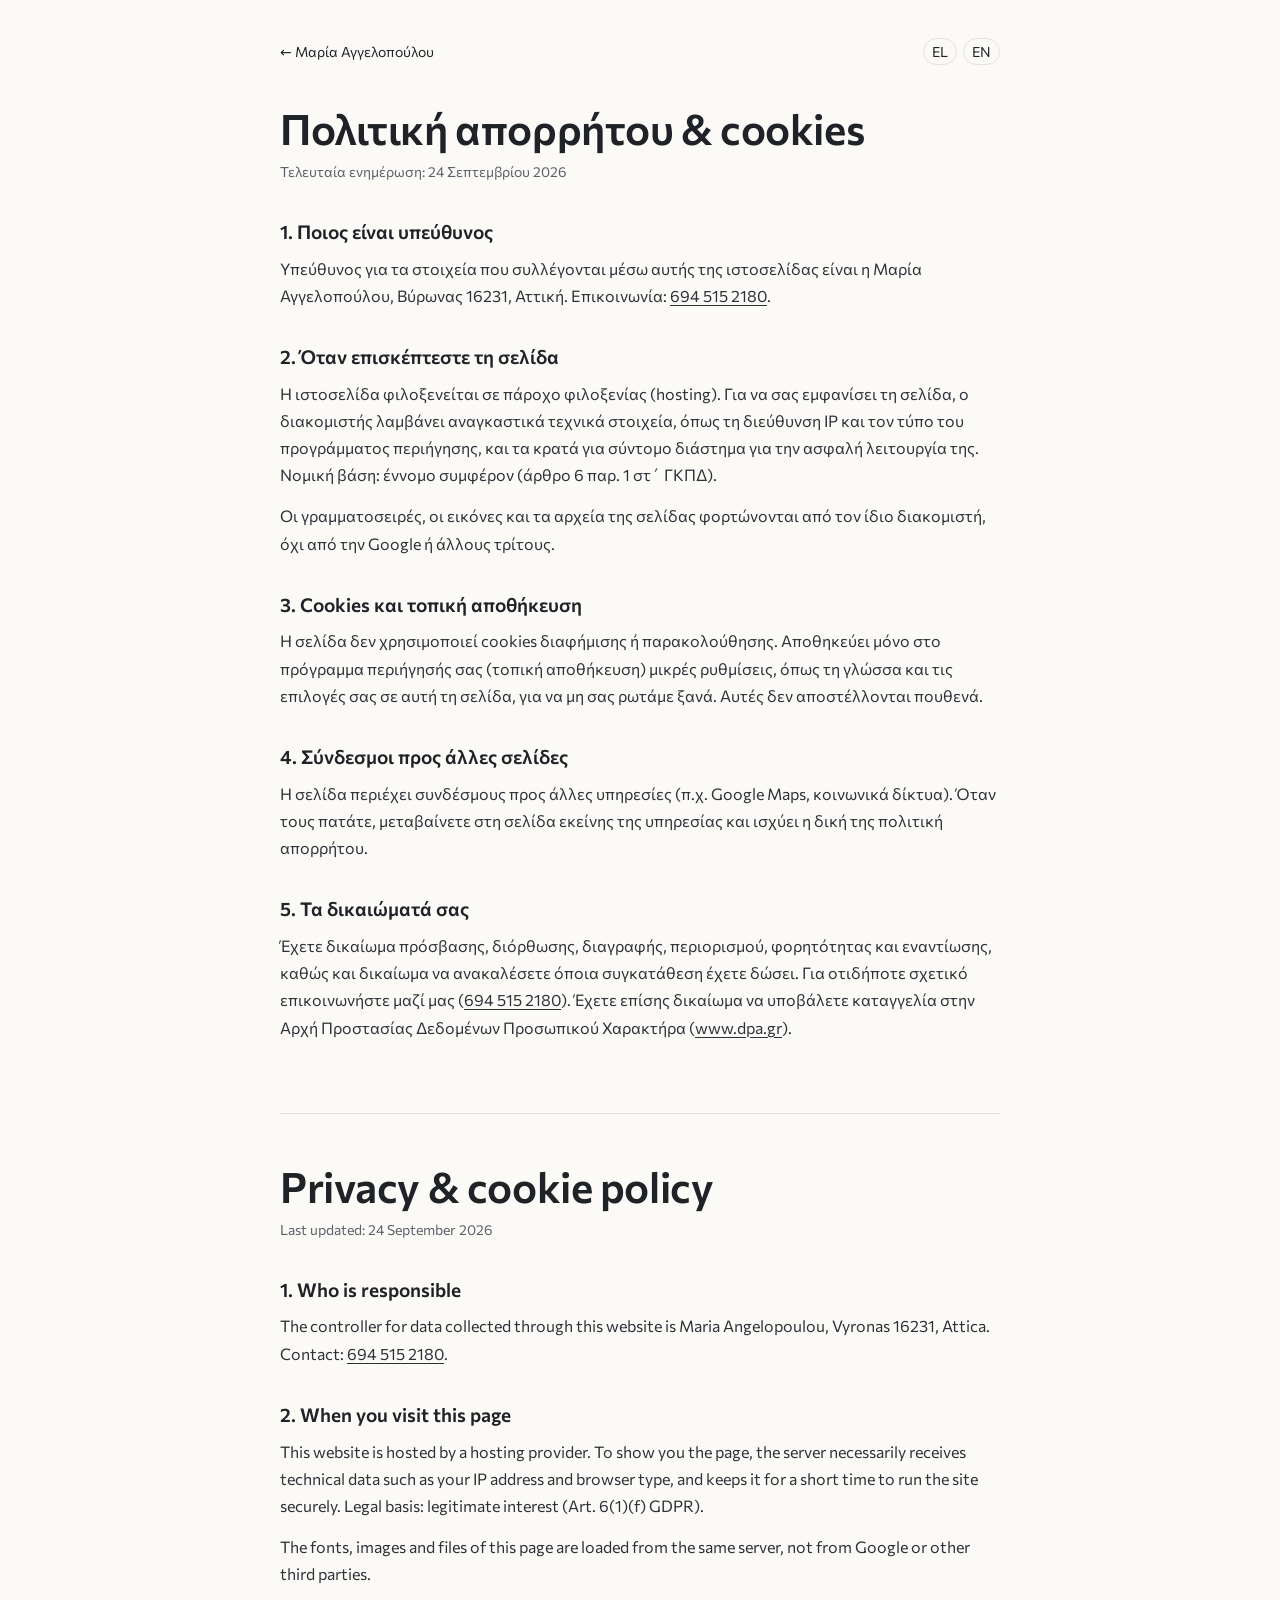
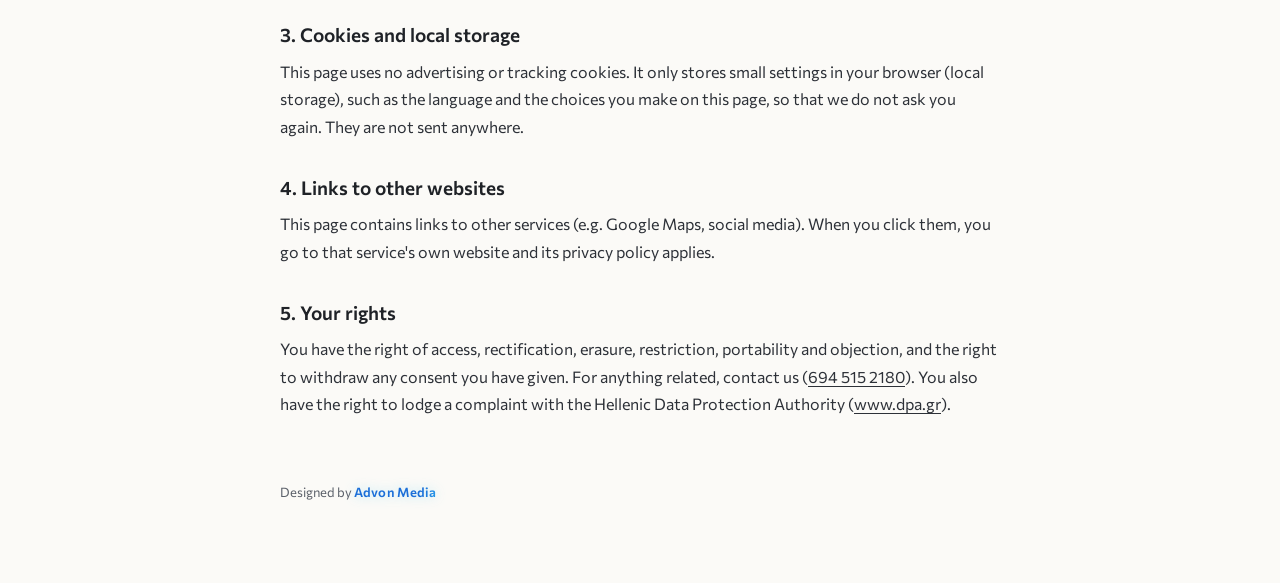
<file: privacy.html>
<!DOCTYPE html>
<html lang="el">
<head>
<meta charset="utf-8">
<meta name="viewport" content="width=device-width, initial-scale=1">
<title>Πολιτική απορρήτου & cookies · Μαρία Αγγελοπούλου</title>
<!-- advon-icons · favicon.py · made from assets/img/maria-angelopoulou-logo-icon.svg · vb5c7ecb9 -->
<link rel="icon" href="favicon.ico?v=b5c7ecb9" sizes="32x32">
<link rel="icon" href="assets/icons/favicon.svg?v=b5c7ecb9" type="image/svg+xml">
<link rel="icon" href="assets/icons/favicon-96.png?v=b5c7ecb9" type="image/png" sizes="96x96">
<link rel="icon" href="assets/icons/favicon-48.png?v=b5c7ecb9" type="image/png" sizes="48x48">
<link rel="apple-touch-icon" href="assets/icons/apple-touch-icon.png?v=b5c7ecb9">
<link rel="manifest" href="site.webmanifest?v=b5c7ecb9">
<meta name="theme-color" content="#6B2129">
<!-- /advon-icons -->
<meta name="robots" content="index,follow">
<script id="advon-draft-guard">/* Advon: drafts stay out of Google; the real domain is untouched */(function(h){if(/(^|\.)(drafts\.advonmedia\.com|github\.io|netlify\.app)$/.test(h)){var m=document.createElement("meta");m.name="robots";m.content="noindex,nofollow";document.head.appendChild(m)}})(location.hostname)</script>
<style id="advon-fonts">@font-face{font-family:'GFS Didot';font-style:normal;font-display:swap;font-weight:400;src:url(assets/fonts/gfs-didot-greek-400-normal.woff2) format('woff2');unicode-range:U+0370-0377,U+037A-037F,U+0384-038A,U+038C,U+038E-03A1,U+03A3-03FF}
@font-face{font-family:'GFS Didot';font-style:normal;font-display:swap;font-weight:400;src:url(assets/fonts/gfs-didot-latin-400-normal.woff2) format('woff2');unicode-range:U+0000-00FF,U+0131,U+0152-0153,U+02BB-02BC,U+02C6,U+02DA,U+02DC,U+0304,U+0308,U+0329,U+2000-206F,U+20AC,U+2122,U+2191,U+2193,U+2212,U+2215,U+FEFF,U+FFFD}
@font-face{font-family:'Commissioner';font-style:normal;font-display:swap;font-weight:400;src:url(assets/fonts/commissioner-greek-400-normal.woff2) format('woff2');unicode-range:U+0370-0377,U+037A-037F,U+0384-038A,U+038C,U+038E-03A1,U+03A3-03FF}
@font-face{font-family:'Commissioner';font-style:normal;font-display:swap;font-weight:400;src:url(assets/fonts/commissioner-latin-400-normal.woff2) format('woff2');unicode-range:U+0000-00FF,U+0131,U+0152-0153,U+02BB-02BC,U+02C6,U+02DA,U+02DC,U+0304,U+0308,U+0329,U+2000-206F,U+20AC,U+2122,U+2191,U+2193,U+2212,U+2215,U+FEFF,U+FFFD}
@font-face{font-family:'Commissioner';font-style:normal;font-display:swap;font-weight:600;src:url(assets/fonts/commissioner-greek-600-normal.woff2) format('woff2');unicode-range:U+0370-0377,U+037A-037F,U+0384-038A,U+038C,U+038E-03A1,U+03A3-03FF}
@font-face{font-family:'Commissioner';font-style:normal;font-display:swap;font-weight:600;src:url(assets/fonts/commissioner-latin-600-normal.woff2) format('woff2');unicode-range:U+0000-00FF,U+0131,U+0152-0153,U+02BB-02BC,U+02C6,U+02DA,U+02DC,U+0304,U+0308,U+0329,U+2000-206F,U+20AC,U+2122,U+2191,U+2193,U+2212,U+2215,U+FEFF,U+FFFD}</style>
<style>
:root{--ink:#1f2227;--mute:#5b6069;--line:#e6e2dc;--paper:#fbfaf7}
*{box-sizing:border-box}html{-webkit-text-size-adjust:100%}
body{margin:0;background:var(--paper);color:var(--ink);font-family:'Commissioner',system-ui,-apple-system,"Segoe UI",Roboto,"Helvetica Neue",Arial,sans-serif;font-size:16px;line-height:1.7;-webkit-font-smoothing:antialiased}
.w{max-width:760px;margin:0 auto;padding:40px 20px 80px}
nav{display:flex;justify-content:space-between;align-items:center;gap:16px;font-size:14px;margin-bottom:40px}
nav a{color:var(--ink);text-decoration:none}nav a:hover{text-decoration:underline;text-underline-offset:4px}
.lang a{padding:4px 8px;border:1px solid var(--line);border-radius:999px;margin-left:6px}
h1{font-size:clamp(30px,5vw,42px);line-height:1.15;margin:0 0 8px;font-weight:600;letter-spacing:-.01em}
.upd{color:var(--mute);font-size:14px;margin:0 0 36px}
h2{font-size:19px;line-height:1.3;margin:36px 0 10px;font-weight:600}
p{margin:0 0 14px;color:#2d3138}a{color:inherit;text-underline-offset:3px}
section+section{margin-top:72px;padding-top:48px;border-top:1px solid var(--line)}
.reset{margin-top:34px}button{font:inherit;font-size:14px;font-weight:600;padding:12px 20px;border-radius:999px;border:1px solid var(--ink);background:var(--ink);color:#fff;cursor:pointer}
.done{margin-left:10px;color:var(--mute);font-size:14px}
footer{margin-top:64px;color:var(--mute);font-size:13px}
.adv{font-weight:800;letter-spacing:.01em;color:#1C6FD8;background:linear-gradient(100deg,#1C6FD8 0%,#1C6FD8 32%,#2AA8EE 42%,#47C8F5 47%,#8BE0FC 50%,#47C8F5 53%,#2AA8EE 58%,#1C6FD8 68%,#1C6FD8 100%);background-size:260% 100%;-webkit-background-clip:text;background-clip:text;-webkit-text-fill-color:transparent;filter:drop-shadow(0 0 6px rgba(71,200,245,.38));animation:advShine 3.8s ease-in-out infinite}@keyframes advShine{0%{background-position:100% 0}62%,100%{background-position:0 0}}@media (prefers-reduced-motion:reduce){.adv{animation:none;background-position:50% 0}}
</style>
</head>
<body>
<div class="w">
<nav><a href="index.html">← <span>Μαρία Αγγελοπούλου</span></a><span class="lang"><a href="#el" lang="el">EL</a><a href="#en" lang="en">EN</a></span></nav>
<section id="el">
<h1>Πολιτική απορρήτου &amp; cookies</h1>
<p class="upd">Τελευταία ενημέρωση: 24 Σεπτεμβρίου 2026</p>
<h2>1. Ποιος είναι υπεύθυνος</h2>
<p>Υπεύθυνος για τα στοιχεία που συλλέγονται μέσω αυτής της ιστοσελίδας είναι η Μαρία Αγγελοπούλου, Βύρωνας 16231, Αττική. Επικοινωνία: <a href="tel:+306945152180">694 515 2180</a>.</p>
<h2>2. Όταν επισκέπτεστε τη σελίδα</h2>
<p>Η ιστοσελίδα φιλοξενείται σε πάροχο φιλοξενίας (hosting). Για να σας εμφανίσει τη σελίδα, ο διακομιστής λαμβάνει αναγκαστικά τεχνικά στοιχεία, όπως τη διεύθυνση IP και τον τύπο του προγράμματος περιήγησης, και τα κρατά για σύντομο διάστημα για την ασφαλή λειτουργία της. Νομική βάση: έννομο συμφέρον (άρθρο 6 παρ. 1 στ΄ ΓΚΠΔ).</p><p>Οι γραμματοσειρές, οι εικόνες και τα αρχεία της σελίδας φορτώνονται από τον ίδιο διακομιστή, όχι από την Google ή άλλους τρίτους.</p>
<h2>3. Cookies και τοπική αποθήκευση</h2>
<p>Η σελίδα δεν χρησιμοποιεί cookies διαφήμισης ή παρακολούθησης. Αποθηκεύει μόνο στο πρόγραμμα περιήγησής σας (τοπική αποθήκευση) μικρές ρυθμίσεις, όπως τη γλώσσα και τις επιλογές σας σε αυτή τη σελίδα, για να μη σας ρωτάμε ξανά. Αυτές δεν αποστέλλονται πουθενά.</p>
<h2>4. Σύνδεσμοι προς άλλες σελίδες</h2>
<p>Η σελίδα περιέχει συνδέσμους προς άλλες υπηρεσίες (π.χ. Google Maps, κοινωνικά δίκτυα). Όταν τους πατάτε, μεταβαίνετε στη σελίδα εκείνης της υπηρεσίας και ισχύει η δική της πολιτική απορρήτου.</p>
<h2>5. Τα δικαιώματά σας</h2>
<p>Έχετε δικαίωμα πρόσβασης, διόρθωσης, διαγραφής, περιορισμού, φορητότητας και εναντίωσης, καθώς και δικαίωμα να ανακαλέσετε όποια συγκατάθεση έχετε δώσει. Για οτιδήποτε σχετικό επικοινωνήστε μαζί μας (<a href="tel:+306945152180">694 515 2180</a>). Έχετε επίσης δικαίωμα να υποβάλετε καταγγελία στην Αρχή Προστασίας Δεδομένων Προσωπικού Χαρακτήρα (<a href="https://www.dpa.gr" rel="noopener">www.dpa.gr</a>).</p>

</section>
<section id="en" lang="en">
<h1>Privacy &amp; cookie policy</h1>
<p class="upd">Last updated: 24 September 2026</p>
<h2>1. Who is responsible</h2>
<p>The controller for data collected through this website is Maria Angelopoulou, Vyronas 16231, Attica. Contact: <a href="tel:+306945152180">694 515 2180</a>.</p>
<h2>2. When you visit this page</h2>
<p>This website is hosted by a hosting provider. To show you the page, the server necessarily receives technical data such as your IP address and browser type, and keeps it for a short time to run the site securely. Legal basis: legitimate interest (Art. 6(1)(f) GDPR).</p><p>The fonts, images and files of this page are loaded from the same server, not from Google or other third parties.</p>
<h2>3. Cookies and local storage</h2>
<p>This page uses no advertising or tracking cookies. It only stores small settings in your browser (local storage), such as the language and the choices you make on this page, so that we do not ask you again. They are not sent anywhere.</p>
<h2>4. Links to other websites</h2>
<p>This page contains links to other services (e.g. Google Maps, social media). When you click them, you go to that service's own website and its privacy policy applies.</p>
<h2>5. Your rights</h2>
<p>You have the right of access, rectification, erasure, restriction, portability and objection, and the right to withdraw any consent you have given. For anything related, contact us (<a href="tel:+306945152180">694 515 2180</a>). You also have the right to lodge a complaint with the Hellenic Data Protection Authority (<a href="https://www.dpa.gr" rel="noopener">www.dpa.gr</a>).</p>

</section>
<footer>Designed by <a href="https://advonmedia.com" rel="noopener" style="text-decoration:none"><b class="adv">Advon Media</b></a></footer>
</div>
<script>
function advonReset(b){try{localStorage.removeItem('advon-consent');localStorage.removeItem('mp-consent-v1')}catch(e){}
var h=location.hostname,ds=['',h,'.'+h,'.'+h.split('.').slice(-2).join('.')];
document.cookie.split(';').forEach(function(c){var n=c.split('=')[0].trim();if(/^(_ga|_gid|_gcl|_fbp|_fbc)/.test(n))ds.forEach(function(d){document.cookie=n+'=; Max-Age=0; path=/'+(d?'; domain='+d:'')})});
document.querySelectorAll('.done').forEach(function(s){s.hidden=false});}
</script>
</body>
</html>
</file>
